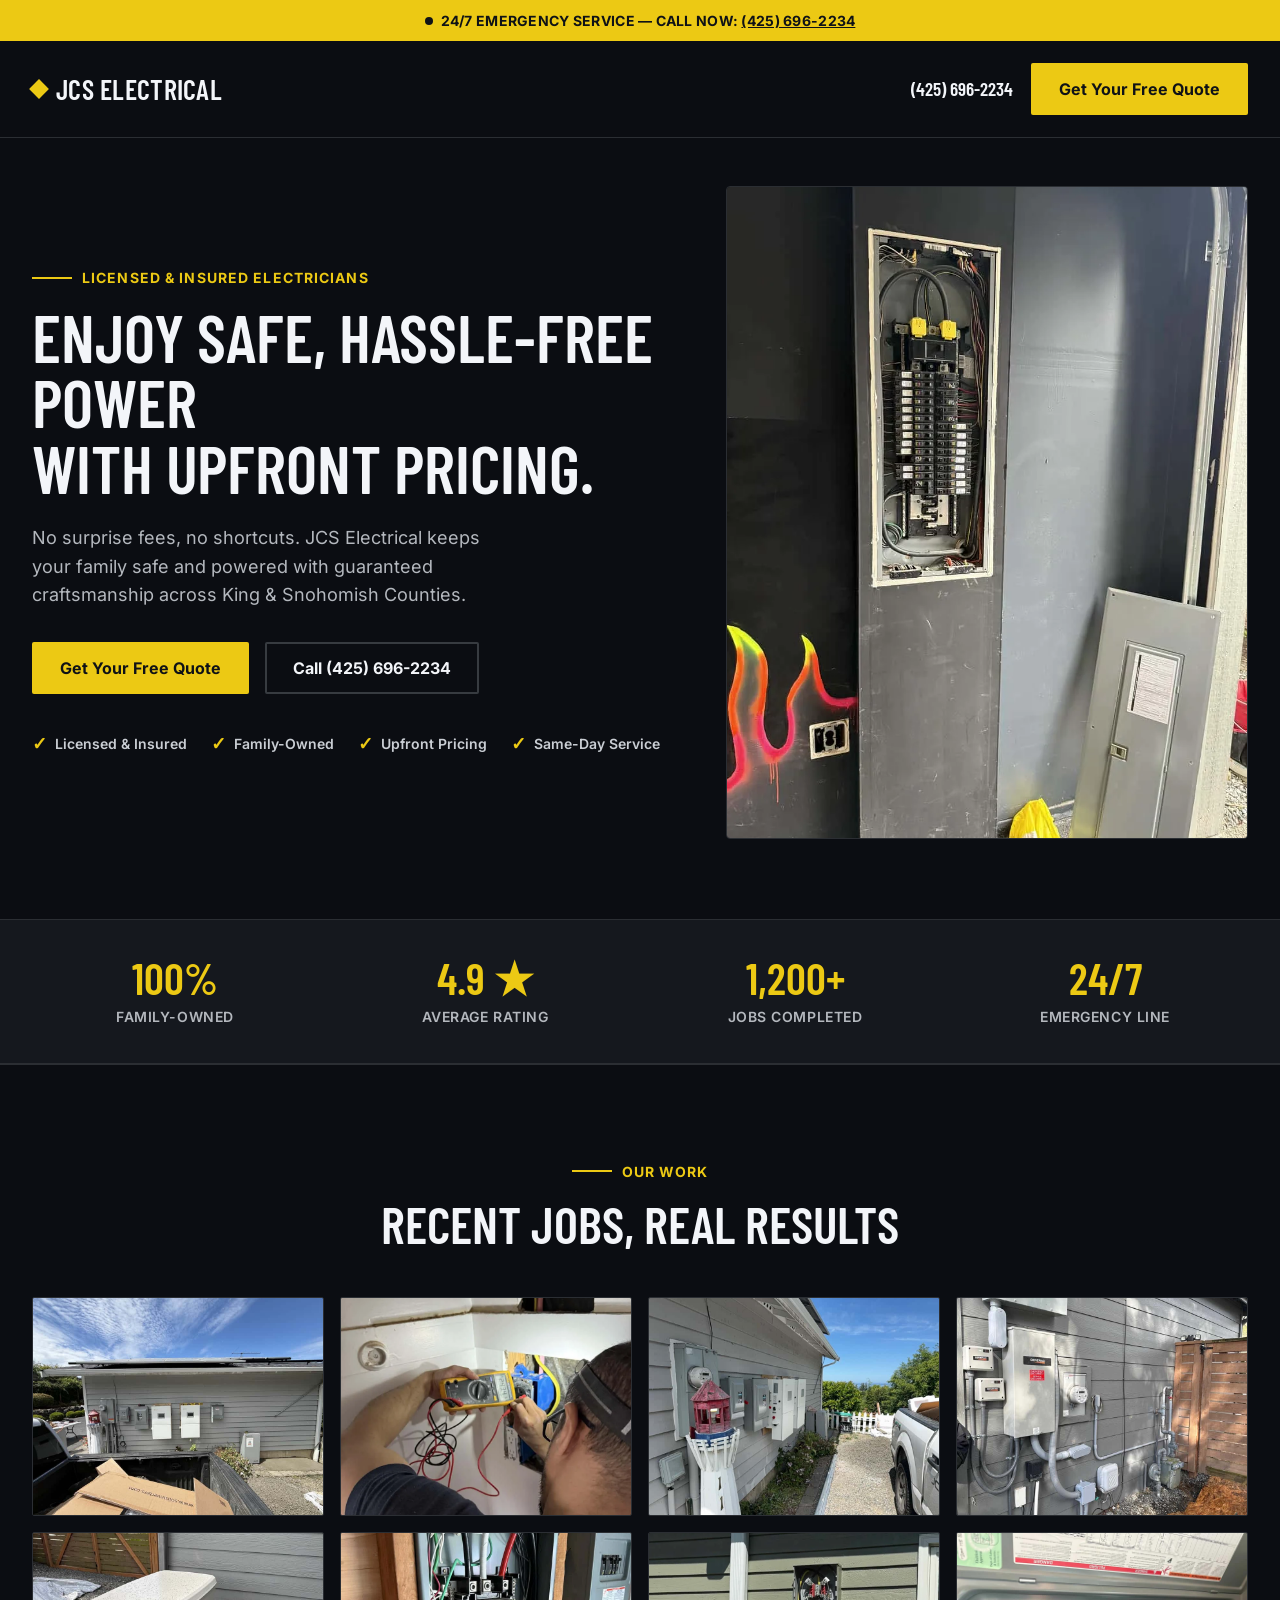
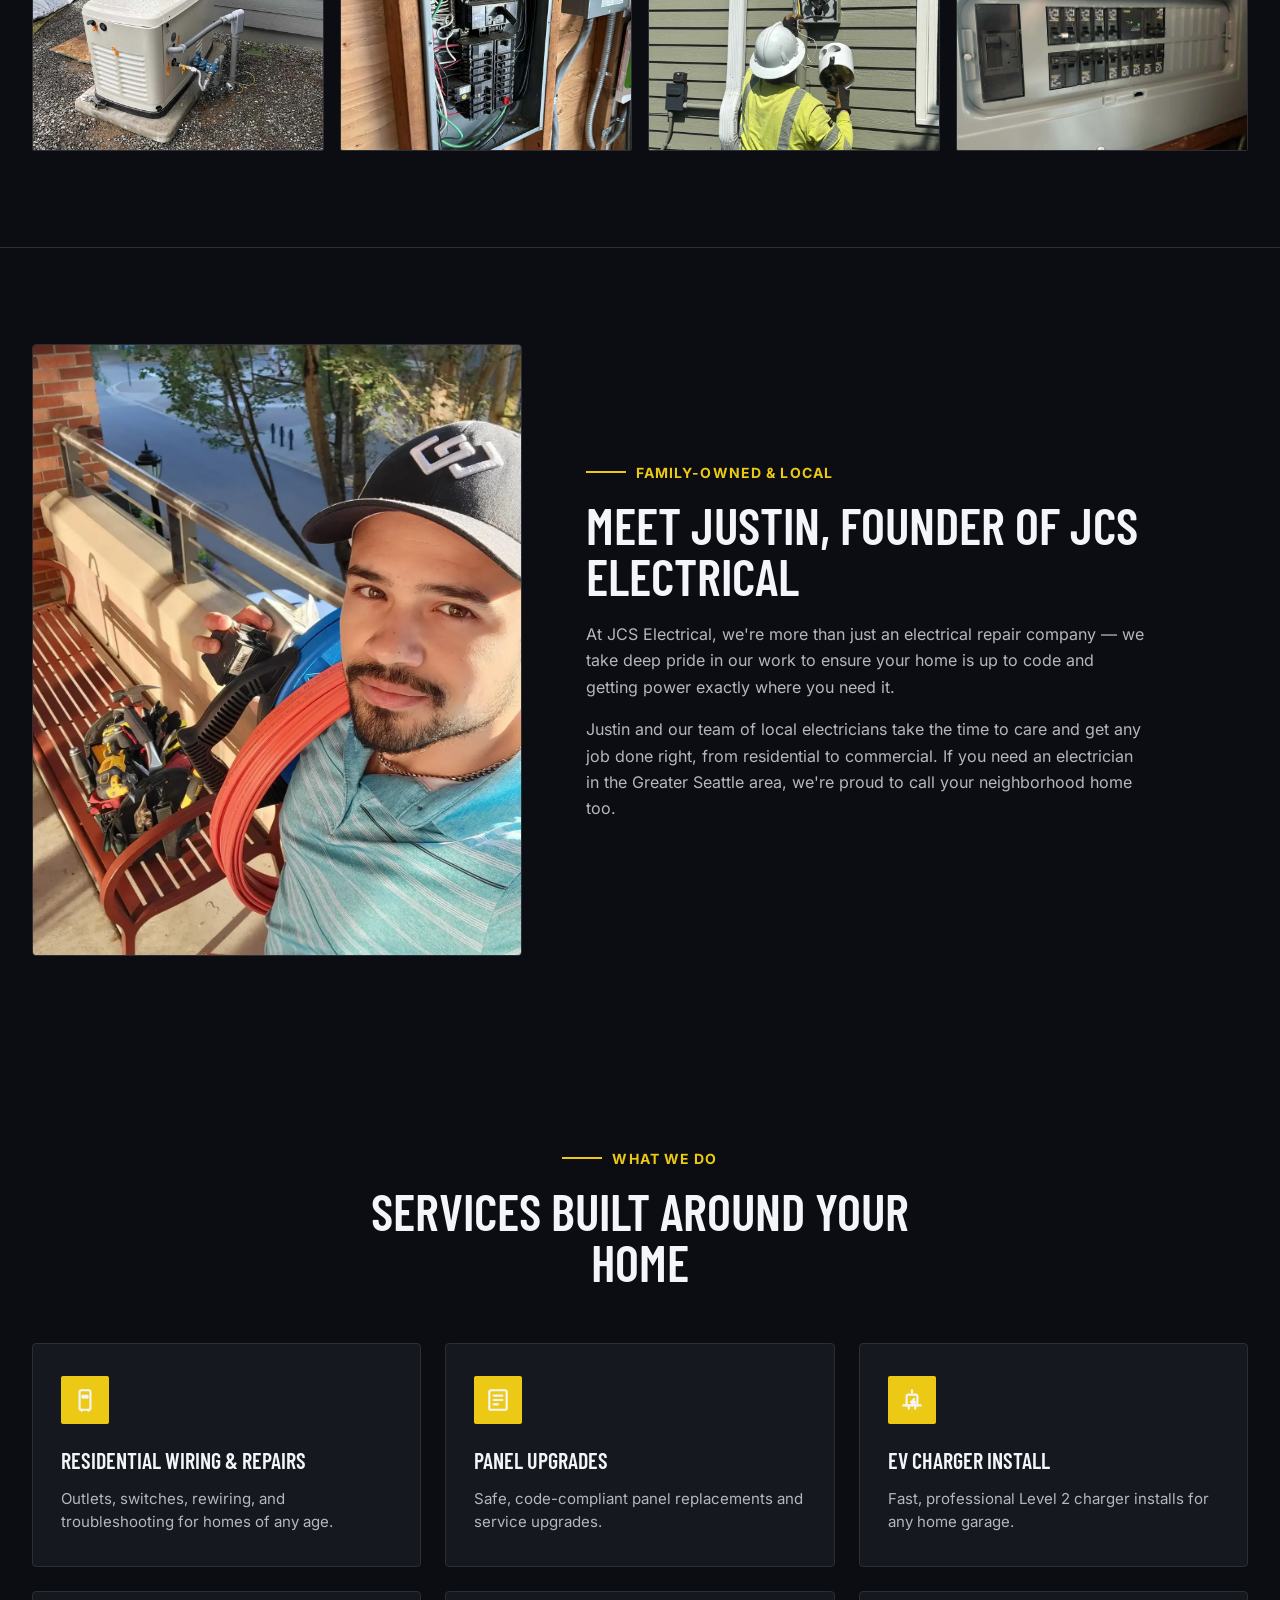
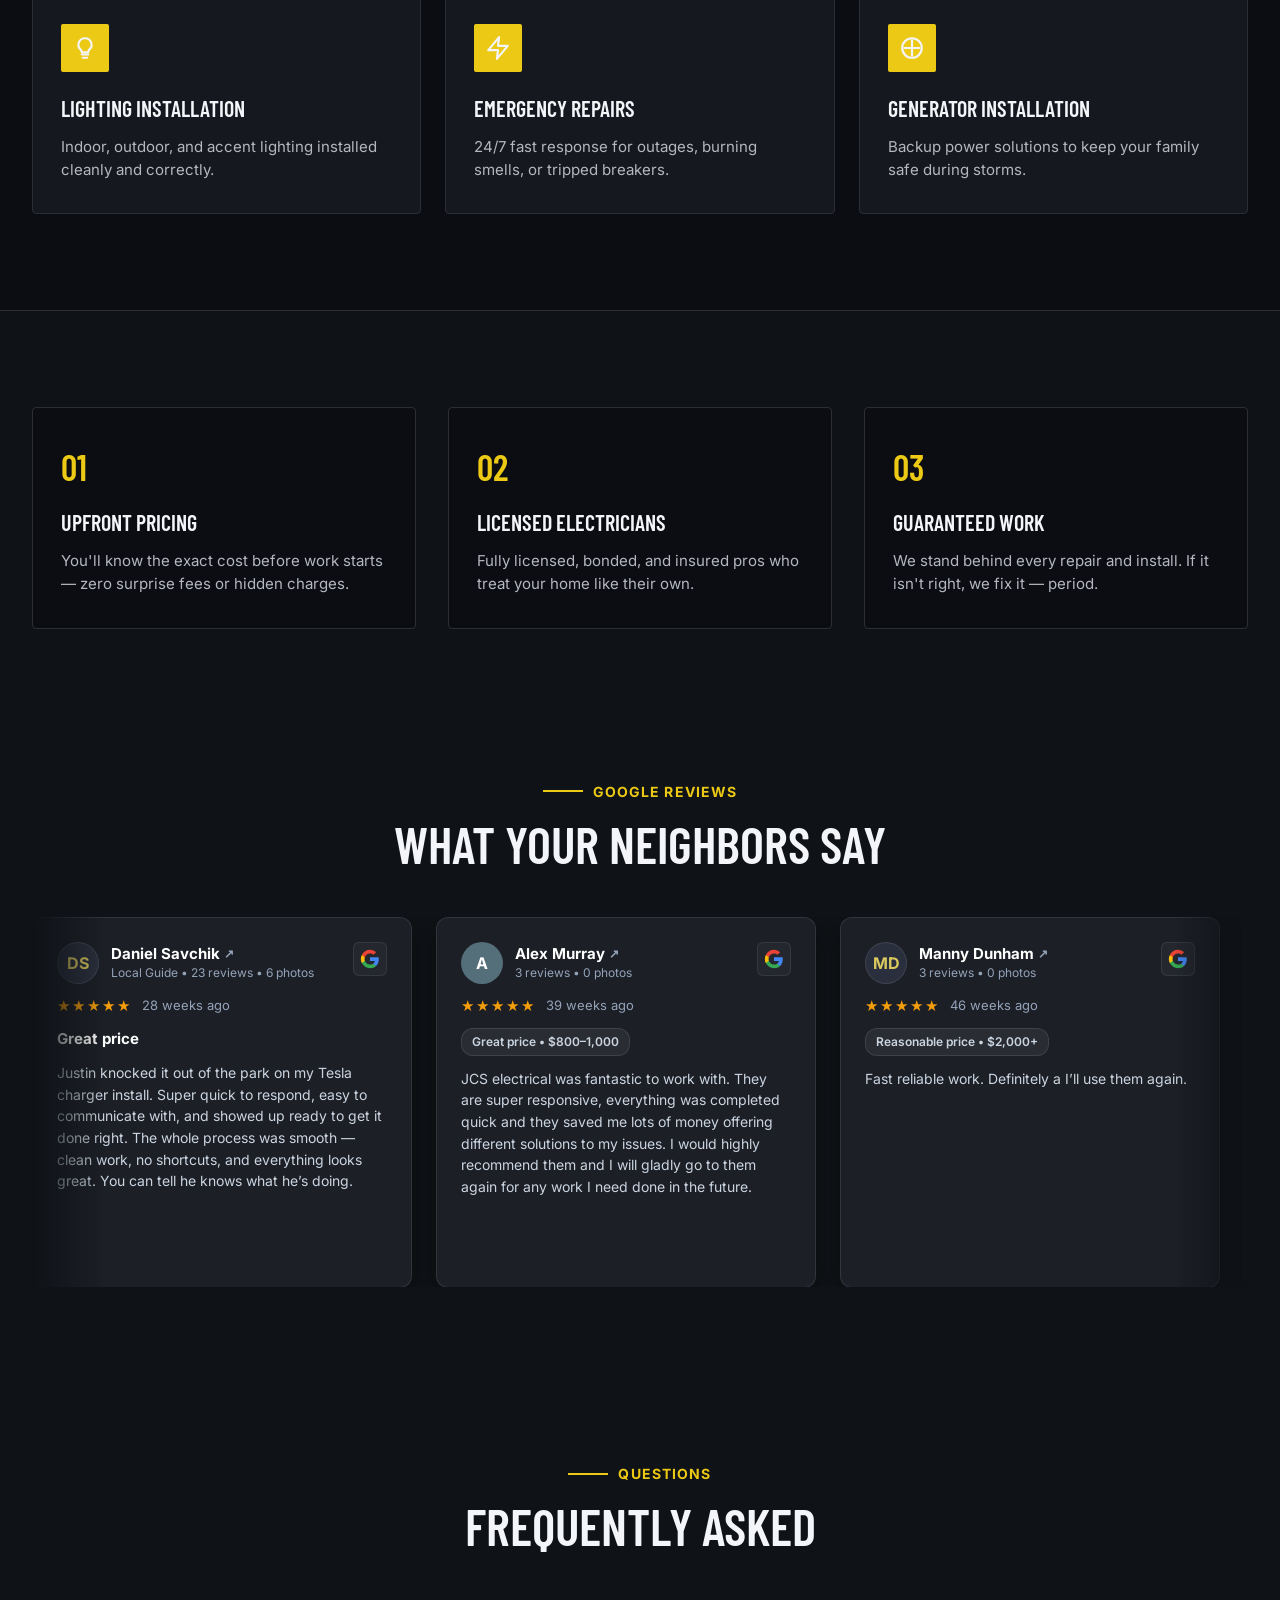
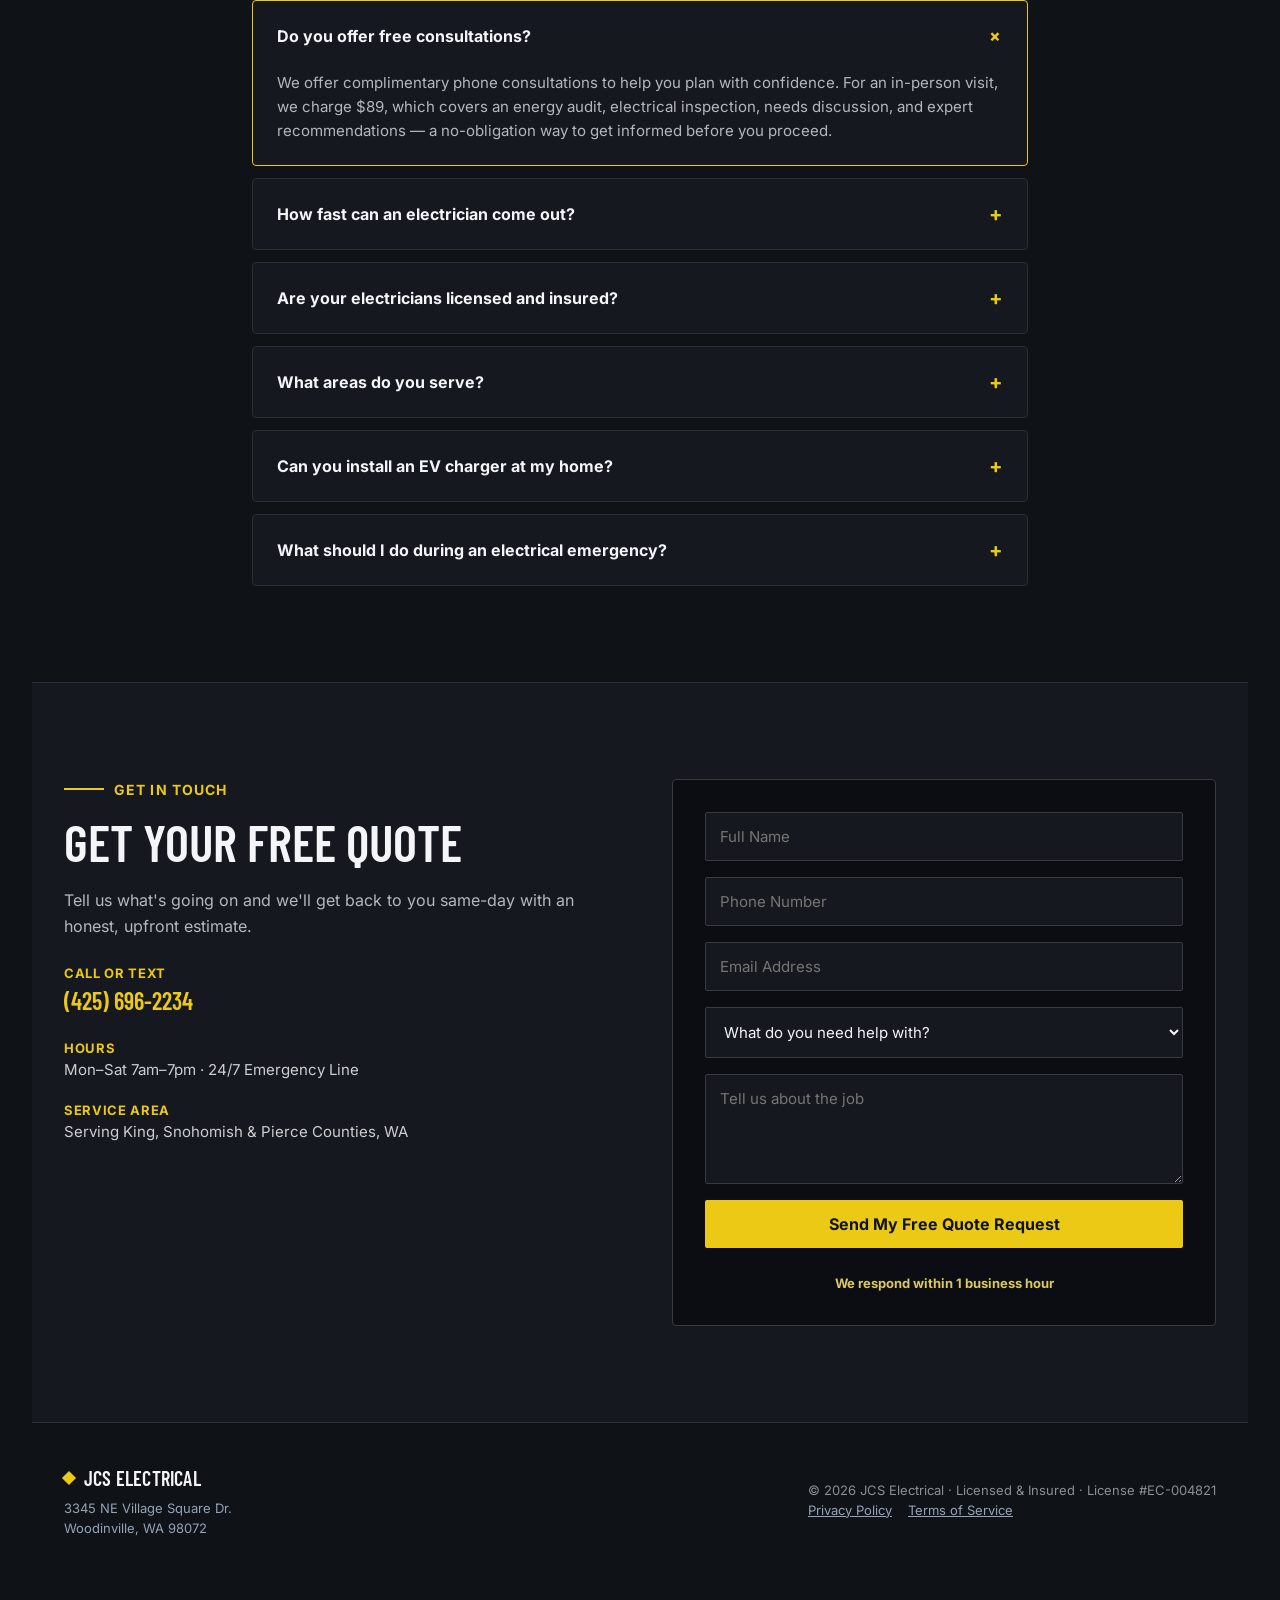
<file: index.html>
<!DOCTYPE html>
<html lang="en">
<head>
  <!-- Google Tag Manager -->
<script>(function(w,d,s,l,i){w[l]=w[l]||[];w[l].push({'gtm.start':
new Date().getTime(),event:'gtm.js'});var f=d.getElementsByTagName(s)[0],
j=d.createElement(s),dl=l!='dataLayer'?'&l='+l:'';j.async=true;j.src=
'https://www.googletagmanager.com/gtm.js?id='+i+dl;f.parentNode.insertBefore(j,f);
})(window,document,'script','dataLayer','GTM-WF25S3V5');</script>
<!-- End Google Tag Manager -->
  <meta charset="utf-8">
  <meta name="viewport" content="width=device-width, initial-scale=1.0">
  <title>JCS Electrical | Licensed & Insured Electricians in Seattle, WA</title>
  <meta name="description" content="JCS Electrical is a family-owned electrical company keeping local homes safe and powered in King, Snohomish & Pierce Counties. Upfront pricing, same-day service & 24/7 emergency repairs.">
  <link rel="stylesheet" href="/css/styles.css?v=2">
  <link rel="stylesheet" href="css/styles.css?v=2">
  <style>
    /* Critical Reviews Slider Layout & Full Component Fallbacks */
    .reviews-section {
      padding-top: 80px;
      padding-bottom: 80px;
      overflow: hidden;
      position: relative;
    }
    .reviews-slider-wrapper {
      width: 100%;
      overflow: hidden;
      position: relative;
      margin-top: 40px;
      mask-image: linear-gradient(to right, transparent 0%, black 6%, black 94%, transparent 100%);
      -webkit-mask-image: linear-gradient(to right, transparent 0%, black 6%, black 94%, transparent 100%);
    }
    .reviews-slider-track {
      display: flex !important;
      flex-direction: row !important;
      flex-wrap: nowrap !important;
      gap: 24px !important;
      width: max-content !important;
      min-width: max-content !important;
      animation: infiniteScroll 55s linear infinite !important;
      animation-play-state: running !important;
      will-change: transform;
    }
    .reviews-slider-track:hover,
    .reviews-slider-track *:hover {
      animation-play-state: running !important;
    }
    @keyframes infiniteScroll {
      0% { transform: translateX(0); }
      100% { transform: translateX(-50%); }
    }
    .google-review-card {
      width: 380px !important;
      min-width: 380px !important;
      max-width: 380px !important;
      flex-shrink: 0 !important;
      background: #1c1f26 !important;
      border: 1px solid rgba(255, 255, 255, 0.1) !important;
      border-radius: 12px !important;
      padding: 24px !important;
      display: flex !important;
      flex-direction: column !important;
      gap: 12px !important;
      box-shadow: 0 8px 24px rgba(0, 0, 0, 0.3) !important;
      text-align: left !important;
      box-sizing: border-box !important;
    }
    .gr-header {
      display: flex !important;
      align-items: flex-start !important;
      justify-content: space-between !important;
      gap: 12px !important;
      width: 100% !important;
    }
    .gr-author-info {
      display: flex !important;
      align-items: center !important;
      gap: 12px !important;
    }
    .gr-avatar {
      width: 42px !important;
      height: 42px !important;
      border-radius: 50% !important;
      display: flex !important;
      align-items: center !important;
      justify-content: center !important;
      font-weight: 700 !important;
      font-size: 16px !important;
      color: #ffffff !important;
      flex-shrink: 0 !important;
    }
    .gr-avatar-dark { background: #2a2f3d !important; color: #d9c95e !important; border: 1px solid rgba(255, 255, 255, 0.1) !important; }
    .gr-avatar-slate { background: #546e7a !important; color: #ffffff !important; }
    .gr-avatar-blue { background: #0288d1 !important; color: #ffffff !important; }
    .gr-avatar-green { background: #2e7d32 !important; color: #ffffff !important; }
    .gr-avatar-purple { background: #7b1fa2 !important; color: #ffffff !important; }
    .gr-avatar-magenta { background: #c2185b !important; color: #ffffff !important; }
    .gr-avatar-teal { background: #00796b !important; color: #ffffff !important; }

    .gr-author-name {
      font-weight: 700 !important;
      font-size: 15px !important;
      color: #ffffff !important;
      display: flex !important;
      align-items: center !important;
      gap: 4px !important;
      margin: 0 !important;
      line-height: 1.2 !important;
    }
    .gr-ext-icon {
      font-size: 12px !important;
      color: #94a3b8 !important;
      display: inline-block !important;
    }
    .gr-author-subtext {
      font-size: 12px !important;
      color: #94a3b8 !important;
      margin-top: 2px !important;
      line-height: 1.3 !important;
    }
    .gr-google-logo {
      display: flex !important;
      align-items: center !important;
      justify-content: center !important;
      padding: 6px !important;
      background: rgba(255, 255, 255, 0.04) !important;
      border: 1px solid rgba(255, 255, 255, 0.08) !important;
      border-radius: 6px !important;
      flex-shrink: 0 !important;
    }
    .gr-rating-row {
      display: flex !important;
      align-items: center !important;
      gap: 10px !important;
    }
    .gr-stars {
      color: #f59e0b !important;
      font-size: 15px !important;
      letter-spacing: 2px !important;
      line-height: 1 !important;
    }
    .gr-time {
      font-size: 13px !important;
      color: #94a3b8 !important;
    }
    .gr-review-title {
      font-weight: 700 !important;
      font-size: 15px !important;
      color: #ffffff !important;
      margin: 0 !important;
    }
    .gr-tag-pill {
      display: inline-block !important;
      font-size: 12px !important;
      font-weight: 600 !important;
      color: #cbd5e1 !important;
      background: rgba(255, 255, 255, 0.06) !important;
      border: 1px solid rgba(255, 255, 255, 0.1) !important;
      border-radius: 12px !important;
      padding: 4px 10px !important;
      align-self: flex-start !important;
    }
    .gr-review-text {
      font-size: 14px !important;
      line-height: 1.55 !important;
      color: #cbd5e1 !important;
      margin: 0 !important;
    }
  </style>
</head>
<body>
  <!-- Google Tag Manager (noscript) -->
<noscript><iframe src="https://www.googletagmanager.com/ns.html?id=GTM-WF25S3V5"
height="0" width="0" style="display:none;visibility:hidden"></iframe></noscript>
<!-- End Google Tag Manager (noscript) -->

  <!-- 1. EMERGENCY TOP BANNER -->
  <div class="emergency-banner">
    <span class="emergency-dot"></span>
    <span>24/7 EMERGENCY SERVICE — CALL NOW: <a href="tel:4256962234" style="color:inherit; text-decoration:underline;">(425) 696-2234</a></span>
  </div>

  <!-- 2. SITE HEADER & NAVIGATION -->
  <header class="site-header">
    <div class="container header-container">
      <a href="#" class="logo">
        <span class="logo-icon"></span>
        JCS ELECTRICAL
      </a>

      <!-- Header Actions -->
      <div class="header-actions">
        <a href="tel:4256962234" class="phone-link">(425) 696-2234</a>
        <a href="#contact" class="btn-primary">Get Your Free Quote</a>
      </div>
    </div>
  </header>

  <!-- 3. HERO SECTION -->
  <section id="hero" class="hero-section container">
    <div>
      <div class="heading-tag">
        <div class="heading-tag-line"></div>
        <span class="heading-tag-text">Licensed &amp; Insured Electricians</span>
      </div>
      <h1 class="hero-headline">
        Enjoy Safe, Hassle-Free Power<br>With Upfront Pricing.
      </h1>
      <p class="hero-description">
        No surprise fees, no shortcuts. JCS Electrical keeps your family safe and powered with guaranteed craftsmanship across King &amp; Snohomish Counties.
      </p>
      <div class="hero-cta-group">
        <a href="#contact" class="btn-primary">Get Your Free Quote</a>
        <a href="tel:4256962234" class="btn-secondary">Call (425) 696-2234</a>
      </div>
      <div class="trust-badges-inline">
        <div class="badge-item"><span class="badge-check">✓</span> Licensed &amp; Insured</div>
        <div class="badge-item"><span class="badge-check">✓</span> Family-Owned</div>
        <div class="badge-item"><span class="badge-check">✓</span> Upfront Pricing</div>
        <div class="badge-item"><span class="badge-check">✓</span> Same-Day Service</div>
      </div>
    </div>
    <div class="hero-image-wrapper">
      <img src="assets/images/img_2.webp" alt="JCS Electrical professional electrician on job site" loading="eager">
    </div>
  </section>

  <!-- 4. STATS BAR -->
  <section class="stats-section">
    <div class="container stats-grid">
      <div>
        <div class="stat-value">100%</div>
        <div class="stat-label">Family-Owned</div>
      </div>
      <div>
        <div class="stat-value">4.9 ★</div>
        <div class="stat-label">Average Rating</div>
      </div>
      <div>
        <div class="stat-value">1,200+</div>
        <div class="stat-label">Jobs Completed</div>
      </div>
      <div>
        <div class="stat-value">24/7</div>
        <div class="stat-label">Emergency Line</div>
      </div>
    </div>
  </section>

  <!-- 4.5 OUR WORK / RECENT JOBS GALLERY SECTION -->
  <section id="work" class="gallery-section">
    <div class="container">
      <div class="gallery-header">
        <div class="heading-tag" style="justify-content: center;">
          <div class="heading-tag-line"></div>
          <span class="heading-tag-text">Our Work</span>
        </div>
        <h2 class="section-title">Recent jobs, real results</h2>
      </div>

      <div class="gallery-grid">
        <div class="gallery-item">
          <img src="assets/gallery/gallery-1.jpg" alt="JCS Electrical Service Panel Installation" loading="lazy">
        </div>
        <div class="gallery-item">
          <img src="assets/gallery/gallery-2.webp" alt="JCS Electrical Wiring &amp; Outlet Testing" loading="lazy">
        </div>
        <div class="gallery-item">
          <img src="assets/gallery/gallery-3.jpg" alt="JCS Electrical Exterior Meter &amp; Panel Upgrade" loading="lazy">
        </div>
        <div class="gallery-item">
          <img src="assets/gallery/gallery-4.jpg" alt="JCS Electrical Home Electrical Panel &amp; Disconnect" loading="lazy">
        </div>
        <div class="gallery-item">
          <img src="assets/gallery/gallery-5.jpg" alt="JCS Electrical Backup Generator Installation" loading="lazy">
        </div>
        <div class="gallery-item">
          <img src="assets/gallery/gallery-6.webp" alt="JCS Electrical Breaker Box Wiring Upgrade" loading="lazy">
        </div>
        <div class="gallery-item">
          <img src="assets/gallery/gallery-7.webp" alt="JCS Electrician Installing Exterior Electrical Box" loading="lazy">
        </div>
        <div class="gallery-item">
          <img src="assets/gallery/gallery-8.jpg" alt="JCS Electrical Upgraded Main Circuit Breaker Panel" loading="lazy">
        </div>
      </div>
    </div>
  </section>

  <!-- 5. ABOUT / FOUNDER SECTION -->
  <section id="about" class="container about-section">
    <div class="about-image-wrapper">
      <img src="assets/images/img_1.webp" alt="Justin, Founder of JCS Electrical" loading="lazy">
    </div>
    <div>
      <div class="heading-tag">
        <div class="heading-tag-line"></div>
        <span class="heading-tag-text">Family-Owned &amp; Local</span>
      </div>
      <h2 class="section-title" style="margin-bottom: 20px;">Meet Justin, Founder of JCS Electrical</h2>
      <p class="about-paragraph">
        At JCS Electrical, we're more than just an electrical repair company — we take deep pride in our work to ensure your home is up to code and getting power exactly where you need it.
      </p>
      <p class="about-paragraph">
        Justin and our team of local electricians take the time to care and get any job done right, from residential to commercial. If you need an electrician in the Greater Seattle area, we're proud to call your neighborhood home too.
      </p>
    </div>
  </section>

  <!-- 6. SERVICES SECTION -->
  <section id="services" class="container services-section">
    <div class="services-header">
      <div class="heading-tag" style="justify-content: center;">
        <div class="heading-tag-line"></div>
        <span class="heading-tag-text">What We Do</span>
      </div>
      <h2 class="section-title">Services built around your home</h2>
    </div>

    <div class="services-grid">
      <!-- Service 1 -->
      <div class="service-card">
        <div class="service-icon">
          <svg width="26" height="26" viewBox="0 0 24 24" fill="none" stroke="currentColor" stroke-width="2" stroke-linecap="round" stroke-linejoin="round"><rect x="7" y="3" width="10" height="18" rx="1.5"></rect><circle cx="10.5" cy="9" r="1"></circle><circle cx="13.5" cy="9" r="1"></circle><path d="M9 21v1M15 21v1"></path></svg>
        </div>
        <h3 class="service-title">Residential Wiring &amp; Repairs</h3>
        <p class="service-desc">Outlets, switches, rewiring, and troubleshooting for homes of any age.</p>
      </div>

      <!-- Service 2 -->
      <div class="service-card">
        <div class="service-icon">
          <svg width="26" height="26" viewBox="0 0 24 24" fill="none" stroke="currentColor" stroke-width="2" stroke-linecap="round" stroke-linejoin="round"><rect x="4" y="3" width="16" height="18" rx="1.5"></rect><line x1="8" y1="8" x2="16" y2="8"></line><line x1="8" y1="12" x2="16" y2="12"></line><line x1="8" y1="16" x2="12" y2="16"></line></svg>
        </div>
        <h3 class="service-title">Panel Upgrades</h3>
        <p class="service-desc">Safe, code-compliant panel replacements and service upgrades.</p>
      </div>

      <!-- Service 3 -->
      <div class="service-card">
        <div class="service-icon">
          <svg width="26" height="26" viewBox="0 0 24 24" fill="none" stroke="currentColor" stroke-width="2" stroke-linecap="round" stroke-linejoin="round"><path d="M7 17V9a2 2 0 0 1 2-2h6a2 2 0 0 1 2 2v8"></path><path d="M4 17h16"></path><path d="M9 17v3M15 17v3"></path><path d="M12 5V3"></path><path d="M14 11l-3 3h2l-1 3 3-3h-2z"></path></svg>
        </div>
        <h3 class="service-title">EV Charger Install</h3>
        <p class="service-desc">Fast, professional Level 2 charger installs for any home garage.</p>
      </div>

      <!-- Service 4 -->
      <div class="service-card">
        <div class="service-icon">
          <svg width="26" height="26" viewBox="0 0 24 24" fill="none" stroke="currentColor" stroke-width="2" stroke-linecap="round" stroke-linejoin="round"><path d="M9 18h6"></path><path d="M10 21h4"></path><path d="M12 3a6 6 0 0 0-4 10.5c.6.6 1 1.5 1 2.5h6c0-1 .4-1.9 1-2.5A6 6 0 0 0 12 3Z"></path></svg>
        </div>
        <h3 class="service-title">Lighting Installation</h3>
        <p class="service-desc">Indoor, outdoor, and accent lighting installed cleanly and correctly.</p>
      </div>

      <!-- Service 5 -->
      <div class="service-card">
        <div class="service-icon">
          <svg width="26" height="26" viewBox="0 0 24 24" fill="none" stroke="currentColor" stroke-width="2" stroke-linecap="round" stroke-linejoin="round"><path d="M13 2L3 14h9l-1 8 10-12h-9l1-8z"></path></svg>
        </div>
        <h3 class="service-title">Emergency Repairs</h3>
        <p class="service-desc">24/7 fast response for outages, burning smells, or tripped breakers.</p>
      </div>

      <!-- Service 6 -->
      <div class="service-card">
        <div class="service-icon">
          <svg width="26" height="26" viewBox="0 0 24 24" fill="none" stroke="currentColor" stroke-width="2" stroke-linecap="round" stroke-linejoin="round"><path d="M5 12h14"></path><path d="M12 5v14"></path><circle cx="12" cy="12" r="9"></circle></svg>
        </div>
        <h3 class="service-title">Generator Installation</h3>
        <p class="service-desc">Backup power solutions to keep your family safe during storms.</p>
      </div>
    </div>
  </section>

  <!-- 7. WHY CHOOSE US & REVIEWS SECTION -->
  <section id="reviews" class="why-section">
    <div class="container">
      
      <!-- Why Choose Us Grid -->
      <div class="why-grid">
        <div class="why-card">
          <div class="why-number">01</div>
          <h3 class="why-title">Upfront Pricing</h3>
          <p class="why-desc">You'll know the exact cost before work starts — zero surprise fees or hidden charges.</p>
        </div>
        <div class="why-card">
          <div class="why-number">02</div>
          <h3 class="why-title">Licensed Electricians</h3>
          <p class="why-desc">Fully licensed, bonded, and insured pros who treat your home like their own.</p>
        </div>
        <div class="why-card">
          <div class="why-number">03</div>
          <h3 class="why-title">Guaranteed Work</h3>
          <p class="why-desc">We stand behind every repair and install. If it isn't right, we fix it — period.</p>
        </div>
      </div>

  <!-- 7. REVIEWS SECTION (INFINITE SCROLLING GOOGLE REVIEWS SLIDER) -->
  <section id="reviews" class="reviews-section">
    <div class="container">
      <div class="reviews-header" style="text-align: center;">
        <div class="heading-tag" style="justify-content: center;">
          <div class="heading-tag-line"></div>
          <span class="heading-tag-text">GOOGLE REVIEWS</span>
        </div>
        <h2 class="section-title">What your neighbors say</h2>
      </div>
    </div>

    <div class="reviews-slider-wrapper">
      <div class="reviews-slider-track">
        <!-- FIRST SET OF 10 GOOGLE REVIEWS -->
        <div class="google-review-card">
          <div class="gr-header">
            <div class="gr-author-info">
              <div class="gr-avatar gr-avatar-dark">DS</div>
              <div>
                <div class="gr-author-name">Daniel Savchik <span class="gr-ext-icon">↗</span></div>
                <div class="gr-author-subtext">Local Guide • 23 reviews • 6 photos</div>
              </div>
            </div>
            <div class="gr-google-logo" aria-label="Google Review">
              <svg width="20" height="20" viewBox="0 0 24 24">
                <path fill="#4285F4" d="M22.56 12.25c0-.78-.07-1.53-.2-2.25H12v4.26h5.92c-.26 1.37-1.04 2.53-2.21 3.31v2.77h3.57c2.08-1.92 3.28-4.74 3.28-8.09z"/>
                <path fill="#34A853" d="M12 23c2.97 0 5.46-.98 7.28-2.66l-3.57-2.77c-.98.66-2.23 1.06-3.71 1.06-2.86 0-5.29-1.93-6.16-4.53H2.18v2.84C3.99 20.53 7.7 23 12 23z"/>
                <path fill="#FBBC05" d="M5.84 14.09c-.22-.66-.35-1.36-.35-2.09s.13-1.43.35-2.09V7.06H2.18C1.43 8.55 1 10.22 1 12s.43 3.45 1.18 4.94l2.85-2.22.81-.63z"/>
                <path fill="#EA4335" d="M12 5.38c1.62 0 3.06.56 4.21 1.64l3.15-3.15C17.45 2.09 14.97 1 12 1 7.7 1 3.99 3.47 2.18 7.06l3.66 2.84c.87-2.6 3.3-4.52 6.16-4.52z"/>
              </svg>
            </div>
          </div>
          <div class="gr-rating-row">
            <div class="gr-stars">★★★★★</div>
            <span class="gr-time">28 weeks ago</span>
          </div>
          <div class="gr-review-title">Great price</div>
          <p class="gr-review-text">Justin knocked it out of the park on my Tesla charger install. Super quick to respond, easy to communicate with, and showed up ready to get it done right. The whole process was smooth — clean work, no shortcuts, and everything looks great. You can tell he knows what he’s doing.</p>
        </div>

        <div class="google-review-card">
          <div class="gr-header">
            <div class="gr-author-info">
              <div class="gr-avatar gr-avatar-slate">A</div>
              <div>
                <div class="gr-author-name">Alex Murray <span class="gr-ext-icon">↗</span></div>
                <div class="gr-author-subtext">3 reviews • 0 photos</div>
              </div>
            </div>
            <div class="gr-google-logo" aria-label="Google Review">
              <svg width="20" height="20" viewBox="0 0 24 24">
                <path fill="#4285F4" d="M22.56 12.25c0-.78-.07-1.53-.2-2.25H12v4.26h5.92c-.26 1.37-1.04 2.53-2.21 3.31v2.77h3.57c2.08-1.92 3.28-4.74 3.28-8.09z"/>
                <path fill="#34A853" d="M12 23c2.97 0 5.46-.98 7.28-2.66l-3.57-2.77c-.98.66-2.23 1.06-3.71 1.06-2.86 0-5.29-1.93-6.16-4.53H2.18v2.84C3.99 20.53 7.7 23 12 23z"/>
                <path fill="#FBBC05" d="M5.84 14.09c-.22-.66-.35-1.36-.35-2.09s.13-1.43.35-2.09V7.06H2.18C1.43 8.55 1 10.22 1 12s.43 3.45 1.18 4.94l2.85-2.22.81-.63z"/>
                <path fill="#EA4335" d="M12 5.38c1.62 0 3.06.56 4.21 1.64l3.15-3.15C17.45 2.09 14.97 1 12 1 7.7 1 3.99 3.47 2.18 7.06l3.66 2.84c.87-2.6 3.3-4.52 6.16-4.52z"/>
              </svg>
            </div>
          </div>
          <div class="gr-rating-row">
            <div class="gr-stars">★★★★★</div>
            <span class="gr-time">39 weeks ago</span>
          </div>
          <div class="gr-tag-pill">Great price • $800–1,000</div>
          <p class="gr-review-text">JCS electrical was fantastic to work with. They are super responsive, everything was completed quick and they saved me lots of money offering different solutions to my issues. I would highly recommend them and I will gladly go to them again for any work I need done in the future.</p>
        </div>

        <div class="google-review-card">
          <div class="gr-header">
            <div class="gr-author-info">
              <div class="gr-avatar gr-avatar-dark">MD</div>
              <div>
                <div class="gr-author-name">Manny Dunham <span class="gr-ext-icon">↗</span></div>
                <div class="gr-author-subtext">3 reviews • 0 photos</div>
              </div>
            </div>
            <div class="gr-google-logo" aria-label="Google Review">
              <svg width="20" height="20" viewBox="0 0 24 24">
                <path fill="#4285F4" d="M22.56 12.25c0-.78-.07-1.53-.2-2.25H12v4.26h5.92c-.26 1.37-1.04 2.53-2.21 3.31v2.77h3.57c2.08-1.92 3.28-4.74 3.28-8.09z"/>
                <path fill="#34A853" d="M12 23c2.97 0 5.46-.98 7.28-2.66l-3.57-2.77c-.98.66-2.23 1.06-3.71 1.06-2.86 0-5.29-1.93-6.16-4.53H2.18v2.84C3.99 20.53 7.7 23 12 23z"/>
                <path fill="#FBBC05" d="M5.84 14.09c-.22-.66-.35-1.36-.35-2.09s.13-1.43.35-2.09V7.06H2.18C1.43 8.55 1 10.22 1 12s.43 3.45 1.18 4.94l2.85-2.22.81-.63z"/>
                <path fill="#EA4335" d="M12 5.38c1.62 0 3.06.56 4.21 1.64l3.15-3.15C17.45 2.09 14.97 1 12 1 7.7 1 3.99 3.47 2.18 7.06l3.66 2.84c.87-2.6 3.3-4.52 6.16-4.52z"/>
              </svg>
            </div>
          </div>
          <div class="gr-rating-row">
            <div class="gr-stars">★★★★★</div>
            <span class="gr-time">46 weeks ago</span>
          </div>
          <div class="gr-tag-pill">Reasonable price • $2,000+</div>
          <p class="gr-review-text">Fast reliable work. Definitely a I’ll use them again.</p>
        </div>

        <div class="google-review-card">
          <div class="gr-header">
            <div class="gr-author-info">
              <div class="gr-avatar gr-avatar-blue">L</div>
              <div>
                <div class="gr-author-name">Laura Davis <span class="gr-ext-icon">↗</span></div>
                <div class="gr-author-subtext">5 reviews • 0 photos</div>
              </div>
            </div>
            <div class="gr-google-logo" aria-label="Google Review">
              <svg width="20" height="20" viewBox="0 0 24 24">
                <path fill="#4285F4" d="M22.56 12.25c0-.78-.07-1.53-.2-2.25H12v4.26h5.92c-.26 1.37-1.04 2.53-2.21 3.31v2.77h3.57c2.08-1.92 3.28-4.74 3.28-8.09z"/>
                <path fill="#34A853" d="M12 23c2.97 0 5.46-.98 7.28-2.66l-3.57-2.77c-.98.66-2.23 1.06-3.71 1.06-2.86 0-5.29-1.93-6.16-4.53H2.18v2.84C3.99 20.53 7.7 23 12 23z"/>
                <path fill="#FBBC05" d="M5.84 14.09c-.22-.66-.35-1.36-.35-2.09s.13-1.43.35-2.09V7.06H2.18C1.43 8.55 1 10.22 1 12s.43 3.45 1.18 4.94l2.85-2.22.81-.63z"/>
                <path fill="#EA4335" d="M12 5.38c1.62 0 3.06.56 4.21 1.64l3.15-3.15C17.45 2.09 14.97 1 12 1 7.7 1 3.99 3.47 2.18 7.06l3.66 2.84c.87-2.6 3.3-4.52 6.16-4.52z"/>
              </svg>
            </div>
          </div>
          <div class="gr-rating-row">
            <div class="gr-stars">★★★★★</div>
            <span class="gr-time">49 weeks ago</span>
          </div>
          <p class="gr-review-text">Khalid and Malachi were awesome, professional and did a great job repairing my electrical issue !</p>
        </div>

        <div class="google-review-card">
          <div class="gr-header">
            <div class="gr-author-info">
              <div class="gr-avatar gr-avatar-green">E</div>
              <div>
                <div class="gr-author-name">Eddie Sanchez <span class="gr-ext-icon">↗</span></div>
                <div class="gr-author-subtext">3 reviews • 6 photos</div>
              </div>
            </div>
            <div class="gr-google-logo" aria-label="Google Review">
              <svg width="20" height="20" viewBox="0 0 24 24">
                <path fill="#4285F4" d="M22.56 12.25c0-.78-.07-1.53-.2-2.25H12v4.26h5.92c-.26 1.37-1.04 2.53-2.21 3.31v2.77h3.57c2.08-1.92 3.28-4.74 3.28-8.09z"/>
                <path fill="#34A853" d="M12 23c2.97 0 5.46-.98 7.28-2.66l-3.57-2.77c-.98.66-2.23 1.06-3.71 1.06-2.86 0-5.29-1.93-6.16-4.53H2.18v2.84C3.99 20.53 7.7 23 12 23z"/>
                <path fill="#FBBC05" d="M5.84 14.09c-.22-.66-.35-1.36-.35-2.09s.13-1.43.35-2.09V7.06H2.18C1.43 8.55 1 10.22 1 12s.43 3.45 1.18 4.94l2.85-2.22.81-.63z"/>
                <path fill="#EA4335" d="M12 5.38c1.62 0 3.06.56 4.21 1.64l3.15-3.15C17.45 2.09 14.97 1 12 1 7.7 1 3.99 3.47 2.18 7.06l3.66 2.84c.87-2.6 3.3-4.52 6.16-4.52z"/>
              </svg>
            </div>
          </div>
          <div class="gr-rating-row">
            <div class="gr-stars">★★★★★</div>
            <span class="gr-time">Jul 13, 2025</span>
          </div>
          <p class="gr-review-text">I’ve worked with JCS Electric since the early days, and the quality of their work has remained solid across every project. They’re dependable, efficient, and consistently deliver clean, professional electrical installations that meet code and hold up over time.</p>
        </div>

        <div class="google-review-card">
          <div class="gr-header">
            <div class="gr-author-info">
              <div class="gr-avatar gr-avatar-dark">AJ</div>
              <div>
                <div class="gr-author-name">ashish jain <span class="gr-ext-icon">↗</span></div>
                <div class="gr-author-subtext">Local Guide • 20 reviews • 0 photos</div>
              </div>
            </div>
            <div class="gr-google-logo" aria-label="Google Review">
              <svg width="20" height="20" viewBox="0 0 24 24">
                <path fill="#4285F4" d="M22.56 12.25c0-.78-.07-1.53-.2-2.25H12v4.26h5.92c-.26 1.37-1.04 2.53-2.21 3.31v2.77h3.57c2.08-1.92 3.28-4.74 3.28-8.09z"/>
                <path fill="#34A853" d="M12 23c2.97 0 5.46-.98 7.28-2.66l-3.57-2.77c-.98.66-2.23 1.06-3.71 1.06-2.86 0-5.29-1.93-6.16-4.53H2.18v2.84C3.99 20.53 7.7 23 12 23z"/>
                <path fill="#FBBC05" d="M5.84 14.09c-.22-.66-.35-1.36-.35-2.09s.13-1.43.35-2.09V7.06H2.18C1.43 8.55 1 10.22 1 12s.43 3.45 1.18 4.94l2.85-2.22.81-.63z"/>
                <path fill="#EA4335" d="M12 5.38c1.62 0 3.06.56 4.21 1.64l3.15-3.15C17.45 2.09 14.97 1 12 1 7.7 1 3.99 3.47 2.18 7.06l3.66 2.84c.87-2.6 3.3-4.52 6.16-4.52z"/>
              </svg>
            </div>
          </div>
          <div class="gr-rating-row">
            <div class="gr-stars">★★★★★</div>
            <span class="gr-time">Jun 6, 2025</span>
          </div>
          <div class="gr-tag-pill">Reasonable price</div>
          <p class="gr-review-text">I recently call JCS to fix a switch in one of my bathroom. I was helped by Dustin who was thorough professional. He understood the problem, explained it very clearly and then properly fixed it. Whole process of scheduling, getting someone to help was very smooth. Best part is that JCS have an AI enabled automated system to answer their call which works really well.</p>
        </div>

        <div class="google-review-card">
          <div class="gr-header">
            <div class="gr-author-info">
              <div class="gr-avatar gr-avatar-purple">m</div>
              <div>
                <div class="gr-author-name">mike7great <span class="gr-ext-icon">↗</span></div>
                <div class="gr-author-subtext">5 reviews • 0 photos</div>
              </div>
            </div>
            <div class="gr-google-logo" aria-label="Google Review">
              <svg width="20" height="20" viewBox="0 0 24 24">
                <path fill="#4285F4" d="M22.56 12.25c0-.78-.07-1.53-.2-2.25H12v4.26h5.92c-.26 1.37-1.04 2.53-2.21 3.31v2.77h3.57c2.08-1.92 3.28-4.74 3.28-8.09z"/>
                <path fill="#34A853" d="M12 23c2.97 0 5.46-.98 7.28-2.66l-3.57-2.77c-.98.66-2.23 1.06-3.71 1.06-2.86 0-5.29-1.93-6.16-4.53H2.18v2.84C3.99 20.53 7.7 23 12 23z"/>
                <path fill="#FBBC05" d="M5.84 14.09c-.22-.66-.35-1.36-.35-2.09s.13-1.43.35-2.09V7.06H2.18C1.43 8.55 1 10.22 1 12s.43 3.45 1.18 4.94l2.85-2.22.81-.63z"/>
                <path fill="#EA4335" d="M12 5.38c1.62 0 3.06.56 4.21 1.64l3.15-3.15C17.45 2.09 14.97 1 12 1 7.7 1 3.99 3.47 2.18 7.06l3.66 2.84c.87-2.6 3.3-4.52 6.16-4.52z"/>
              </svg>
            </div>
          </div>
          <div class="gr-rating-row">
            <div class="gr-stars">★★★★★</div>
            <span class="gr-time">Apr 27, 2025</span>
          </div>
          <p class="gr-review-text">They do things neat and are very knowledgeable. They explained all their actions, so I felt confidence in their job of setting up and wiring light fixtures in a bedroom. Would recommend them to a friend.</p>
        </div>

        <div class="google-review-card">
          <div class="gr-header">
            <div class="gr-author-info">
              <div class="gr-avatar gr-avatar-slate">AO</div>
              <div>
                <div class="gr-author-name">Amy O'Neill <span class="gr-ext-icon">↗</span></div>
                <div class="gr-author-subtext">8 reviews • 1 photo</div>
              </div>
            </div>
            <div class="gr-google-logo" aria-label="Google Review">
              <svg width="20" height="20" viewBox="0 0 24 24">
                <path fill="#4285F4" d="M22.56 12.25c0-.78-.07-1.53-.2-2.25H12v4.26h5.92c-.26 1.37-1.04 2.53-2.21 3.31v2.77h3.57c2.08-1.92 3.28-4.74 3.28-8.09z"/>
                <path fill="#34A853" d="M12 23c2.97 0 5.46-.98 7.28-2.66l-3.57-2.77c-.98.66-2.23 1.06-3.71 1.06-2.86 0-5.29-1.93-6.16-4.53H2.18v2.84C3.99 20.53 7.7 23 12 23z"/>
                <path fill="#FBBC05" d="M5.84 14.09c-.22-.66-.35-1.36-.35-2.09s.13-1.43.35-2.09V7.06H2.18C1.43 8.55 1 10.22 1 12s.43 3.45 1.18 4.94l2.85-2.22.81-.63z"/>
                <path fill="#EA4335" d="M12 5.38c1.62 0 3.06.56 4.21 1.64l3.15-3.15C17.45 2.09 14.97 1 12 1 7.7 1 3.99 3.47 2.18 7.06l3.66 2.84c.87-2.6 3.3-4.52 6.16-4.52z"/>
              </svg>
            </div>
          </div>
          <div class="gr-rating-row">
            <div class="gr-stars">★★★★★</div>
            <span class="gr-time">Apr 10, 2025</span>
          </div>
          <p class="gr-review-text">We hired JCS Electrical to install a whole home generator after losing power for a week following the last bomb cyclone. Justin provided a comprehensive report with generator options based on our needs. He was very communicative and professional throughout the entire process and handled all the necessary permits and contractors. I would highly recommend JCS Electrical and plan to hire them again!</p>
        </div>

        <div class="google-review-card">
          <div class="gr-header">
            <div class="gr-author-info">
              <div class="gr-avatar gr-avatar-teal">D</div>
              <div>
                <div class="gr-author-name">Devanshu Singh <span class="gr-ext-icon">↗</span></div>
                <div class="gr-author-subtext">2 reviews • 3 photos</div>
              </div>
            </div>
            <div class="gr-google-logo" aria-label="Google Review">
              <svg width="20" height="20" viewBox="0 0 24 24">
                <path fill="#4285F4" d="M22.56 12.25c0-.78-.07-1.53-.2-2.25H12v4.26h5.92c-.26 1.37-1.04 2.53-2.21 3.31v2.77h3.57c2.08-1.92 3.28-4.74 3.28-8.09z"/>
                <path fill="#34A853" d="M12 23c2.97 0 5.46-.98 7.28-2.66l-3.57-2.77c-.98.66-2.23 1.06-3.71 1.06-2.86 0-5.29-1.93-6.16-4.53H2.18v2.84C3.99 20.53 7.7 23 12 23z"/>
                <path fill="#FBBC05" d="M5.84 14.09c-.22-.66-.35-1.36-.35-2.09s.13-1.43.35-2.09V7.06H2.18C1.43 8.55 1 10.22 1 12s.43 3.45 1.18 4.94l2.85-2.22.81-.63z"/>
                <path fill="#EA4335" d="M12 5.38c1.62 0 3.06.56 4.21 1.64l3.15-3.15C17.45 2.09 14.97 1 12 1 7.7 1 3.99 3.47 2.18 7.06l3.66 2.84c.87-2.6 3.3-4.52 6.16-4.52z"/>
              </svg>
            </div>
          </div>
          <div class="gr-rating-row">
            <div class="gr-stars">★★★★★</div>
            <span class="gr-time">Apr 5, 2025</span>
          </div>
          <p class="gr-review-text">Such a pleasant and professional experience. From now on, JCS electrical will be my go to service for my beloved home. Couldn’t entrust a better team with this responsibility.</p>
        </div>

        <div class="google-review-card">
          <div class="gr-header">
            <div class="gr-author-info">
              <div class="gr-avatar gr-avatar-magenta">C</div>
              <div>
                <div class="gr-author-name">Chris Hopwo <span class="gr-ext-icon">↗</span></div>
                <div class="gr-author-subtext">2 reviews • 0 photos</div>
              </div>
            </div>
            <div class="gr-google-logo" aria-label="Google Review">
              <svg width="20" height="20" viewBox="0 0 24 24">
                <path fill="#4285F4" d="M22.56 12.25c0-.78-.07-1.53-.2-2.25H12v4.26h5.92c-.26 1.37-1.04 2.53-2.21 3.31v2.77h3.57c2.08-1.92 3.28-4.74 3.28-8.09z"/>
                <path fill="#34A853" d="M12 23c2.97 0 5.46-.98 7.28-2.66l-3.57-2.77c-.98.66-2.23 1.06-3.71 1.06-2.86 0-5.29-1.93-6.16-4.53H2.18v2.84C3.99 20.53 7.7 23 12 23z"/>
                <path fill="#FBBC05" d="M5.84 14.09c-.22-.66-.35-1.36-.35-2.09s.13-1.43.35-2.09V7.06H2.18C1.43 8.55 1 10.22 1 12s.43 3.45 1.18 4.94l2.85-2.22.81-.63z"/>
                <path fill="#EA4335" d="M12 5.38c1.62 0 3.06.56 4.21 1.64l3.15-3.15C17.45 2.09 14.97 1 12 1 7.7 1 3.99 3.47 2.18 7.06l3.66 2.84c.87-2.6 3.3-4.52 6.16-4.52z"/>
              </svg>
            </div>
          </div>
          <div class="gr-rating-row">
            <div class="gr-stars">★★★★★</div>
            <span class="gr-time">Mar 20, 2025</span>
          </div>
          <p class="gr-review-text">JCS Electrical was responsive, professional and on time for our appointment. The work was excellent, completed in a timely matter at the price we were quoted. We recommend them for any work you need done.</p>
        </div>

        <!-- SECOND DUPLICATED SET OF 10 FOR SEAMLESS INFINITE LOOP -->
        <div class="google-review-card" aria-hidden="true">
          <div class="gr-header">
            <div class="gr-author-info">
              <div class="gr-avatar gr-avatar-dark">DS</div>
              <div>
                <div class="gr-author-name">Daniel Savchik <span class="gr-ext-icon">↗</span></div>
                <div class="gr-author-subtext">Local Guide • 23 reviews • 6 photos</div>
              </div>
            </div>
            <div class="gr-google-logo">
              <svg width="20" height="20" viewBox="0 0 24 24">
                <path fill="#4285F4" d="M22.56 12.25c0-.78-.07-1.53-.2-2.25H12v4.26h5.92c-.26 1.37-1.04 2.53-2.21 3.31v2.77h3.57c2.08-1.92 3.28-4.74 3.28-8.09z"/>
                <path fill="#34A853" d="M12 23c2.97 0 5.46-.98 7.28-2.66l-3.57-2.77c-.98.66-2.23 1.06-3.71 1.06-2.86 0-5.29-1.93-6.16-4.53H2.18v2.84C3.99 20.53 7.7 23 12 23z"/>
                <path fill="#FBBC05" d="M5.84 14.09c-.22-.66-.35-1.36-.35-2.09s.13-1.43.35-2.09V7.06H2.18C1.43 8.55 1 10.22 1 12s.43 3.45 1.18 4.94l2.85-2.22.81-.63z"/>
                <path fill="#EA4335" d="M12 5.38c1.62 0 3.06.56 4.21 1.64l3.15-3.15C17.45 2.09 14.97 1 12 1 7.7 1 3.99 3.47 2.18 7.06l3.66 2.84c.87-2.6 3.3-4.52 6.16-4.52z"/>
              </svg>
            </div>
          </div>
          <div class="gr-rating-row">
            <div class="gr-stars">★★★★★</div>
            <span class="gr-time">28 weeks ago</span>
          </div>
          <div class="gr-review-title">Great price</div>
          <p class="gr-review-text">Justin knocked it out of the park on my Tesla charger install. Super quick to respond, easy to communicate with, and showed up ready to get it done right. The whole process was smooth — clean work, no shortcuts, and everything looks great. You can tell he knows what he’s doing.</p>
        </div>

        <div class="google-review-card" aria-hidden="true">
          <div class="gr-header">
            <div class="gr-author-info">
              <div class="gr-avatar gr-avatar-slate">A</div>
              <div>
                <div class="gr-author-name">Alex Murray <span class="gr-ext-icon">↗</span></div>
                <div class="gr-author-subtext">3 reviews • 0 photos</div>
              </div>
            </div>
            <div class="gr-google-logo">
              <svg width="20" height="20" viewBox="0 0 24 24">
                <path fill="#4285F4" d="M22.56 12.25c0-.78-.07-1.53-.2-2.25H12v4.26h5.92c-.26 1.37-1.04 2.53-2.21 3.31v2.77h3.57c2.08-1.92 3.28-4.74 3.28-8.09z"/>
                <path fill="#34A853" d="M12 23c2.97 0 5.46-.98 7.28-2.66l-3.57-2.77c-.98.66-2.23 1.06-3.71 1.06-2.86 0-5.29-1.93-6.16-4.53H2.18v2.84C3.99 20.53 7.7 23 12 23z"/>
                <path fill="#FBBC05" d="M5.84 14.09c-.22-.66-.35-1.36-.35-2.09s.13-1.43.35-2.09V7.06H2.18C1.43 8.55 1 10.22 1 12s.43 3.45 1.18 4.94l2.85-2.22.81-.63z"/>
                <path fill="#EA4335" d="M12 5.38c1.62 0 3.06.56 4.21 1.64l3.15-3.15C17.45 2.09 14.97 1 12 1 7.7 1 3.99 3.47 2.18 7.06l3.66 2.84c.87-2.6 3.3-4.52 6.16-4.52z"/>
              </svg>
            </div>
          </div>
          <div class="gr-rating-row">
            <div class="gr-stars">★★★★★</div>
            <span class="gr-time">39 weeks ago</span>
          </div>
          <div class="gr-tag-pill">Great price • $800–1,000</div>
          <p class="gr-review-text">JCS electrical was fantastic to work with. They are super responsive, everything was completed quick and they saved me lots of money offering different solutions to my issues. I would highly recommend them and I will gladly go to them again for any work I need done in the future.</p>
        </div>

        <div class="google-review-card" aria-hidden="true">
          <div class="gr-header">
            <div class="gr-author-info">
              <div class="gr-avatar gr-avatar-dark">MD</div>
              <div>
                <div class="gr-author-name">Manny Dunham <span class="gr-ext-icon">↗</span></div>
                <div class="gr-author-subtext">3 reviews • 0 photos</div>
              </div>
            </div>
            <div class="gr-google-logo">
              <svg width="20" height="20" viewBox="0 0 24 24">
                <path fill="#4285F4" d="M22.56 12.25c0-.78-.07-1.53-.2-2.25H12v4.26h5.92c-.26 1.37-1.04 2.53-2.21 3.31v2.77h3.57c2.08-1.92 3.28-4.74 3.28-8.09z"/>
                <path fill="#34A853" d="M12 23c2.97 0 5.46-.98 7.28-2.66l-3.57-2.77c-.98.66-2.23 1.06-3.71 1.06-2.86 0-5.29-1.93-6.16-4.53H2.18v2.84C3.99 20.53 7.7 23 12 23z"/>
                <path fill="#FBBC05" d="M5.84 14.09c-.22-.66-.35-1.36-.35-2.09s.13-1.43.35-2.09V7.06H2.18C1.43 8.55 1 10.22 1 12s.43 3.45 1.18 4.94l2.85-2.22.81-.63z"/>
                <path fill="#EA4335" d="M12 5.38c1.62 0 3.06.56 4.21 1.64l3.15-3.15C17.45 2.09 14.97 1 12 1 7.7 1 3.99 3.47 2.18 7.06l3.66 2.84c.87-2.6 3.3-4.52 6.16-4.52z"/>
              </svg>
            </div>
          </div>
          <div class="gr-rating-row">
            <div class="gr-stars">★★★★★</div>
            <span class="gr-time">46 weeks ago</span>
          </div>
          <div class="gr-tag-pill">Reasonable price • $2,000+</div>
          <p class="gr-review-text">Fast reliable work. Definitely a I’ll use them again.</p>
        </div>

        <div class="google-review-card" aria-hidden="true">
          <div class="gr-header">
            <div class="gr-author-info">
              <div class="gr-avatar gr-avatar-blue">L</div>
              <div>
                <div class="gr-author-name">Laura Davis <span class="gr-ext-icon">↗</span></div>
                <div class="gr-author-subtext">5 reviews • 0 photos</div>
              </div>
            </div>
            <div class="gr-google-logo">
              <svg width="20" height="20" viewBox="0 0 24 24">
                <path fill="#4285F4" d="M22.56 12.25c0-.78-.07-1.53-.2-2.25H12v4.26h5.92c-.26 1.37-1.04 2.53-2.21 3.31v2.77h3.57c2.08-1.92 3.28-4.74 3.28-8.09z"/>
                <path fill="#34A853" d="M12 23c2.97 0 5.46-.98 7.28-2.66l-3.57-2.77c-.98.66-2.23 1.06-3.71 1.06-2.86 0-5.29-1.93-6.16-4.53H2.18v2.84C3.99 20.53 7.7 23 12 23z"/>
                <path fill="#FBBC05" d="M5.84 14.09c-.22-.66-.35-1.36-.35-2.09s.13-1.43.35-2.09V7.06H2.18C1.43 8.55 1 10.22 1 12s.43 3.45 1.18 4.94l2.85-2.22.81-.63z"/>
                <path fill="#EA4335" d="M12 5.38c1.62 0 3.06.56 4.21 1.64l3.15-3.15C17.45 2.09 14.97 1 12 1 7.7 1 3.99 3.47 2.18 7.06l3.66 2.84c.87-2.6 3.3-4.52 6.16-4.52z"/>
              </svg>
            </div>
          </div>
          <div class="gr-rating-row">
            <div class="gr-stars">★★★★★</div>
            <span class="gr-time">49 weeks ago</span>
          </div>
          <p class="gr-review-text">Khalid and Malachi were awesome, professional and did a great job repairing my electrical issue !</p>
        </div>

        <div class="google-review-card" aria-hidden="true">
          <div class="gr-header">
            <div class="gr-author-info">
              <div class="gr-avatar gr-avatar-green">E</div>
              <div>
                <div class="gr-author-name">Eddie Sanchez <span class="gr-ext-icon">↗</span></div>
                <div class="gr-author-subtext">3 reviews • 6 photos</div>
              </div>
            </div>
            <div class="gr-google-logo">
              <svg width="20" height="20" viewBox="0 0 24 24">
                <path fill="#4285F4" d="M22.56 12.25c0-.78-.07-1.53-.2-2.25H12v4.26h5.92c-.26 1.37-1.04 2.53-2.21 3.31v2.77h3.57c2.08-1.92 3.28-4.74 3.28-8.09z"/>
                <path fill="#34A853" d="M12 23c2.97 0 5.46-.98 7.28-2.66l-3.57-2.77c-.98.66-2.23 1.06-3.71 1.06-2.86 0-5.29-1.93-6.16-4.53H2.18v2.84C3.99 20.53 7.7 23 12 23z"/>
                <path fill="#FBBC05" d="M5.84 14.09c-.22-.66-.35-1.36-.35-2.09s.13-1.43.35-2.09V7.06H2.18C1.43 8.55 1 10.22 1 12s.43 3.45 1.18 4.94l2.85-2.22.81-.63z"/>
                <path fill="#EA4335" d="M12 5.38c1.62 0 3.06.56 4.21 1.64l3.15-3.15C17.45 2.09 14.97 1 12 1 7.7 1 3.99 3.47 2.18 7.06l3.66 2.84c.87-2.6 3.3-4.52 6.16-4.52z"/>
              </svg>
            </div>
          </div>
          <div class="gr-rating-row">
            <div class="gr-stars">★★★★★</div>
            <span class="gr-time">Jul 13, 2025</span>
          </div>
          <p class="gr-review-text">I’ve worked with JCS Electric since the early days, and the quality of their work has remained solid across every project. They’re dependable, efficient, and consistently deliver clean, professional electrical installations that meet code and hold up over time.</p>
        </div>

        <div class="google-review-card" aria-hidden="true">
          <div class="gr-header">
            <div class="gr-author-info">
              <div class="gr-avatar gr-avatar-dark">AJ</div>
              <div>
                <div class="gr-author-name">ashish jain <span class="gr-ext-icon">↗</span></div>
                <div class="gr-author-subtext">Local Guide • 20 reviews • 0 photos</div>
              </div>
            </div>
            <div class="gr-google-logo">
              <svg width="20" height="20" viewBox="0 0 24 24">
                <path fill="#4285F4" d="M22.56 12.25c0-.78-.07-1.53-.2-2.25H12v4.26h5.92c-.26 1.37-1.04 2.53-2.21 3.31v2.77h3.57c2.08-1.92 3.28-4.74 3.28-8.09z"/>
                <path fill="#34A853" d="M12 23c2.97 0 5.46-.98 7.28-2.66l-3.57-2.77c-.98.66-2.23 1.06-3.71 1.06-2.86 0-5.29-1.93-6.16-4.53H2.18v2.84C3.99 20.53 7.7 23 12 23z"/>
                <path fill="#FBBC05" d="M5.84 14.09c-.22-.66-.35-1.36-.35-2.09s.13-1.43.35-2.09V7.06H2.18C1.43 8.55 1 10.22 1 12s.43 3.45 1.18 4.94l2.85-2.22.81-.63z"/>
                <path fill="#EA4335" d="M12 5.38c1.62 0 3.06.56 4.21 1.64l3.15-3.15C17.45 2.09 14.97 1 12 1 7.7 1 3.99 3.47 2.18 7.06l3.66 2.84c.87-2.6 3.3-4.52 6.16-4.52z"/>
              </svg>
            </div>
          </div>
          <div class="gr-rating-row">
            <div class="gr-stars">★★★★★</div>
            <span class="gr-time">Jun 6, 2025</span>
          </div>
          <div class="gr-tag-pill">Reasonable price</div>
          <p class="gr-review-text">I recently call JCS to fix a switch in one of my bathroom. I was helped by Dustin who was thorough professional. He understood the problem, explained it very clearly and then properly fixed it. Whole process of scheduling, getting someone to help was very smooth. Best part is that JCS have an AI enabled automated system to answer their call which works really well.</p>
        </div>

        <div class="google-review-card" aria-hidden="true">
          <div class="gr-header">
            <div class="gr-author-info">
              <div class="gr-avatar gr-avatar-purple">m</div>
              <div>
                <div class="gr-author-name">mike7great <span class="gr-ext-icon">↗</span></div>
                <div class="gr-author-subtext">5 reviews • 0 photos</div>
              </div>
            </div>
            <div class="gr-google-logo">
              <svg width="20" height="20" viewBox="0 0 24 24">
                <path fill="#4285F4" d="M22.56 12.25c0-.78-.07-1.53-.2-2.25H12v4.26h5.92c-.26 1.37-1.04 2.53-2.21 3.31v2.77h3.57c2.08-1.92 3.28-4.74 3.28-8.09z"/>
                <path fill="#34A853" d="M12 23c2.97 0 5.46-.98 7.28-2.66l-3.57-2.77c-.98.66-2.23 1.06-3.71 1.06-2.86 0-5.29-1.93-6.16-4.53H2.18v2.84C3.99 20.53 7.7 23 12 23z"/>
                <path fill="#FBBC05" d="M5.84 14.09c-.22-.66-.35-1.36-.35-2.09s.13-1.43.35-2.09V7.06H2.18C1.43 8.55 1 10.22 1 12s.43 3.45 1.18 4.94l2.85-2.22.81-.63z"/>
                <path fill="#EA4335" d="M12 5.38c1.62 0 3.06.56 4.21 1.64l3.15-3.15C17.45 2.09 14.97 1 12 1 7.7 1 3.99 3.47 2.18 7.06l3.66 2.84c.87-2.6 3.3-4.52 6.16-4.52z"/>
              </svg>
            </div>
          </div>
          <div class="gr-rating-row">
            <div class="gr-stars">★★★★★</div>
            <span class="gr-time">Apr 27, 2025</span>
          </div>
          <p class="gr-review-text">They do things neat and are very knowledgeable. They explained all their actions, so I felt confidence in their job of setting up and wiring light fixtures in a bedroom. Would recommend them to a friend.</p>
        </div>

        <div class="google-review-card" aria-hidden="true">
          <div class="gr-header">
            <div class="gr-author-info">
              <div class="gr-avatar gr-avatar-slate">AO</div>
              <div>
                <div class="gr-author-name">Amy O'Neill <span class="gr-ext-icon">↗</span></div>
                <div class="gr-author-subtext">8 reviews • 1 photo</div>
              </div>
            </div>
            <div class="gr-google-logo">
              <svg width="20" height="20" viewBox="0 0 24 24">
                <path fill="#4285F4" d="M22.56 12.25c0-.78-.07-1.53-.2-2.25H12v4.26h5.92c-.26 1.37-1.04 2.53-2.21 3.31v2.77h3.57c2.08-1.92 3.28-4.74 3.28-8.09z"/>
                <path fill="#34A853" d="M12 23c2.97 0 5.46-.98 7.28-2.66l-3.57-2.77c-.98.66-2.23 1.06-3.71 1.06-2.86 0-5.29-1.93-6.16-4.53H2.18v2.84C3.99 20.53 7.7 23 12 23z"/>
                <path fill="#FBBC05" d="M5.84 14.09c-.22-.66-.35-1.36-.35-2.09s.13-1.43.35-2.09V7.06H2.18C1.43 8.55 1 10.22 1 12s.43 3.45 1.18 4.94l2.85-2.22.81-.63z"/>
                <path fill="#EA4335" d="M12 5.38c1.62 0 3.06.56 4.21 1.64l3.15-3.15C17.45 2.09 14.97 1 12 1 7.7 1 3.99 3.47 2.18 7.06l3.66 2.84c.87-2.6 3.3-4.52 6.16-4.52z"/>
              </svg>
            </div>
          </div>
          <div class="gr-rating-row">
            <div class="gr-stars">★★★★★</div>
            <span class="gr-time">Apr 10, 2025</span>
          </div>
          <p class="gr-review-text">We hired JCS Electrical to install a whole home generator after losing power for a week following the last bomb cyclone. Justin provided a comprehensive report with generator options based on our needs. He was very communicative and professional throughout the entire process and handled all the necessary permits and contractors. I would highly recommend JCS Electrical and plan to hire them again!</p>
        </div>

        <div class="google-review-card" aria-hidden="true">
          <div class="gr-header">
            <div class="gr-author-info">
              <div class="gr-avatar gr-avatar-teal">D</div>
              <div>
                <div class="gr-author-name">Devanshu Singh <span class="gr-ext-icon">↗</span></div>
                <div class="gr-author-subtext">2 reviews • 3 photos</div>
              </div>
            </div>
            <div class="gr-google-logo">
              <svg width="20" height="20" viewBox="0 0 24 24">
                <path fill="#4285F4" d="M22.56 12.25c0-.78-.07-1.53-.2-2.25H12v4.26h5.92c-.26 1.37-1.04 2.53-2.21 3.31v2.77h3.57c2.08-1.92 3.28-4.74 3.28-8.09z"/>
                <path fill="#34A853" d="M12 23c2.97 0 5.46-.98 7.28-2.66l-3.57-2.77c-.98.66-2.23 1.06-3.71 1.06-2.86 0-5.29-1.93-6.16-4.53H2.18v2.84C3.99 20.53 7.7 23 12 23z"/>
                <path fill="#FBBC05" d="M5.84 14.09c-.22-.66-.35-1.36-.35-2.09s.13-1.43.35-2.09V7.06H2.18C1.43 8.55 1 10.22 1 12s.43 3.45 1.18 4.94l2.85-2.22.81-.63z"/>
                <path fill="#EA4335" d="M12 5.38c1.62 0 3.06.56 4.21 1.64l3.15-3.15C17.45 2.09 14.97 1 12 1 7.7 1 3.99 3.47 2.18 7.06l3.66 2.84c.87-2.6 3.3-4.52 6.16-4.52z"/>
              </svg>
            </div>
          </div>
          <div class="gr-rating-row">
            <div class="gr-stars">★★★★★</div>
            <span class="gr-time">Apr 5, 2025</span>
          </div>
          <p class="gr-review-text">Such a pleasant and professional experience. From now on, JCS electrical will be my go to service for my beloved home. Couldn’t entrust a better team with this responsibility.</p>
        </div>

        <div class="google-review-card" aria-hidden="true">
          <div class="gr-header">
            <div class="gr-author-info">
              <div class="gr-avatar gr-avatar-magenta">C</div>
              <div>
                <div class="gr-author-name">Chris Hopwo <span class="gr-ext-icon">↗</span></div>
                <div class="gr-author-subtext">2 reviews • 0 photos</div>
              </div>
            </div>
            <div class="gr-google-logo">
              <svg width="20" height="20" viewBox="0 0 24 24">
                <path fill="#4285F4" d="M22.56 12.25c0-.78-.07-1.53-.2-2.25H12v4.26h5.92c-.26 1.37-1.04 2.53-2.21 3.31v2.77h3.57c2.08-1.92 3.28-4.74 3.28-8.09z"/>
                <path fill="#34A853" d="M12 23c2.97 0 5.46-.98 7.28-2.66l-3.57-2.77c-.98.66-2.23 1.06-3.71 1.06-2.86 0-5.29-1.93-6.16-4.53H2.18v2.84C3.99 20.53 7.7 23 12 23z"/>
                <path fill="#FBBC05" d="M5.84 14.09c-.22-.66-.35-1.36-.35-2.09s.13-1.43.35-2.09V7.06H2.18C1.43 8.55 1 10.22 1 12s.43 3.45 1.18 4.94l2.85-2.22.81-.63z"/>
                <path fill="#EA4335" d="M12 5.38c1.62 0 3.06.56 4.21 1.64l3.15-3.15C17.45 2.09 14.97 1 12 1 7.7 1 3.99 3.47 2.18 7.06l3.66 2.84c.87-2.6 3.3-4.52 6.16-4.52z"/>
              </svg>
            </div>
          </div>
          <div class="gr-rating-row">
            <div class="gr-stars">★★★★★</div>
            <span class="gr-time">Mar 20, 2025</span>
          </div>
          <p class="gr-review-text">JCS Electrical was responsive, professional and on time for our appointment. The work was excellent, completed in a timely matter at the price we were quoted. We recommend them for any work you need done.</p>
        </div>
      </div>
    </div>
  </section>

  <!-- 8. FAQ SECTION -->
  <section id="faq" class="container faq-section">
    <div class="faq-header">
      <div class="heading-tag" style="justify-content: center;">
        <div class="heading-tag-line"></div>
        <span class="heading-tag-text">Questions</span>
      </div>
      <h2 class="section-title">Frequently asked</h2>
    </div>

    <div class="faq-list">
      <!-- FAQ 1 -->
      <div class="faq-item is-open">
        <div class="faq-question">
          <span>Do you offer free consultations?</span>
          <span class="faq-toggle-icon">+</span>
        </div>
        <div class="faq-answer">
          We offer complimentary phone consultations to help you plan with confidence. For an in-person visit, we charge $89, which covers an energy audit, electrical inspection, needs discussion, and expert recommendations — a no-obligation way to get informed before you proceed.
        </div>
      </div>

      <!-- FAQ 2 -->
      <div class="faq-item">
        <div class="faq-question">
          <span>How fast can an electrician come out?</span>
          <span class="faq-toggle-icon">+</span>
        </div>
        <div class="faq-answer">
          We offer same-day service for most routine jobs and 24/7 immediate dispatch for emergency repairs.
        </div>
      </div>

      <!-- FAQ 3 -->
      <div class="faq-item">
        <div class="faq-question">
          <span>Are your electricians licensed and insured?</span>
          <span class="faq-toggle-icon">+</span>
        </div>
        <div class="faq-answer">
          Absolutely. Every job is handled by a fully licensed, bonded, and insured electrician (License #EC-004821).
        </div>
      </div>

      <!-- FAQ 4 -->
      <div class="faq-item">
        <div class="faq-question">
          <span>What areas do you serve?</span>
          <span class="faq-toggle-icon">+</span>
        </div>
        <div class="faq-answer">
          We proudly serve Pierce, King and Snohomish Counties, including White Center, Tukwila, Burien, SeaTac, Fairwood, Renton, Kent, Federal Way, Auburn, Edgewood, Fife, Tacoma, Sumner, Puyallup, Des Moines, South Center, Dash Point, Shoreline, Woodinville, Edmonds, Cottage Lake, Bellevue, Kirkland, Bothell, Seattle, Redmond, Mercer Island, Marysville, Snohomish, and Everett. Call us to confirm coverage.
        </div>
      </div>

      <!-- FAQ 5 -->
      <div class="faq-item">
        <div class="faq-question">
          <span>Can you install an EV charger at my home?</span>
          <span class="faq-toggle-icon">+</span>
        </div>
        <div class="faq-answer">
          Yes, we specialize in Level 2 home EV charger installations for Tesla, ChargePoint, JuiceBox, and all EV models.
        </div>
      </div>

      <!-- FAQ 6 -->
      <div class="faq-item">
        <div class="faq-question">
          <span>What should I do during an electrical emergency?</span>
          <span class="faq-toggle-icon">+</span>
        </div>
        <div class="faq-answer">
          If you notice burning smells, sparks, or sudden power loss, shut off your main breaker if safe to do so, and call our 24/7 line at (425) 696-2234 immediately.
        </div>
      </div>
    </div>
  </section>

  <!-- 9. CONTACT / LEAD FORM SECTION -->
  <section id="contact" class="contact-section">
    <div class="container contact-grid">
      
      <!-- Contact Details -->
      <div>
        <div class="heading-tag">
          <div class="heading-tag-line"></div>
          <span class="heading-tag-text">Get In Touch</span>
        </div>
        <h2 class="section-title" style="margin-bottom: 20px;">Get Your Free Quote</h2>
        <p class="about-paragraph">
          Tell us what's going on and we'll get back to you same-day with an honest, upfront estimate.
        </p>
        
        <div class="contact-info-list">
          <div>
            <div class="info-label">Call or Text</div>
            <a href="tel:4256962234" class="info-value-lg">(425) 696-2234</a>
          </div>
          <div>
            <div class="info-label">Hours</div>
            <div class="info-value">Mon–Sat 7am–7pm · 24/7 Emergency Line</div>
          </div>
          <div>
            <div class="info-label">Service Area</div>
            <div class="info-value">Serving King, Snohomish &amp; Pierce Counties, WA</div>
          </div>
        </div>
      </div>

      <!-- Lead Quote Form -->
      <div>
        <form class="contact-form" id="quoteForm">
          <input type="text" required placeholder="Full Name" class="form-control">
          <input type="tel" required placeholder="Phone Number" class="form-control">
          <input type="email" placeholder="Email Address" class="form-control">
          <select class="form-control">
            <option value="">What do you need help with?</option>
            <option>EV Charger Install</option>
            <option>Panel Upgrades</option>
            <option>Residential Wiring &amp; Repairs</option>
            <option>Lighting Installation</option>
            <option>Emergency Repairs</option>
            <option>Generator Installation</option>
            <option>Other Electrical Project</option>
          </select>
          <textarea placeholder="Tell us about the job" rows="4" class="form-control"></textarea>
          <button type="submit" class="btn-primary" style="width: 100%;">Send My Free Quote Request</button>
          <p style="font-size: 13px; color: #d9c95e; font-weight: 700; margin-top: 10px; text-align: center;">We respond within 1 business hour</p>
        </form>

        <!-- Form Success State -->
        <div class="form-success-card" id="formSuccessCard">
          <div class="avatar-initials" style="font-size: 20px; width: 44px; height: 44px;">✓</div>
          <h3 class="section-title" style="font-size: 24px;">Request Received!</h3>
          <p class="about-paragraph" style="margin: 0;">Thanks — we'll call you back same-day to schedule your free quote.</p>
        </div>
      </div>

    </div>
  </section>

  <!-- 10. SITE FOOTER -->
  <footer class="site-footer">
    <div class="container footer-container">
      <div class="footer-brand">
        <div class="logo" style="font-size: 20px;">
          <span class="logo-icon" style="width: 10px; height: 10px;"></span>
          JCS ELECTRICAL
        </div>
        <div style="font-size: 13px; color: #94a3b8; margin-top: 6px; line-height: 1.5;">
          3345 NE Village Square Dr.<br>
          Woodinville, WA 98072
        </div>
      </div>
      <div class="footer-copy">
        © 2026 JCS Electrical · Licensed &amp; Insured · License #EC-004821<br>
        <a href="privacy-policy/" style="color:#94a3b8; margin-right: 12px; text-decoration: underline;">Privacy Policy</a>
        <a href="terms-of-service/" style="color:#94a3b8; text-decoration: underline;">Terms of Service</a>
      </div>
    </div>
  </footer>

  <script src="js/main.js"></script>

  <!-- GoHighLevel LeadConnector Chat Widget -->
  <script src="https://widgets.leadconnectorhq.com/loader.js" data-resources-url="https://widgets.leadconnectorhq.com/chat-widget/loader.js" data-widget-id="6a6931dc89b8c5f4e83882a5" data-source="WEB_USER"></script>
</body>
</html>
</file>
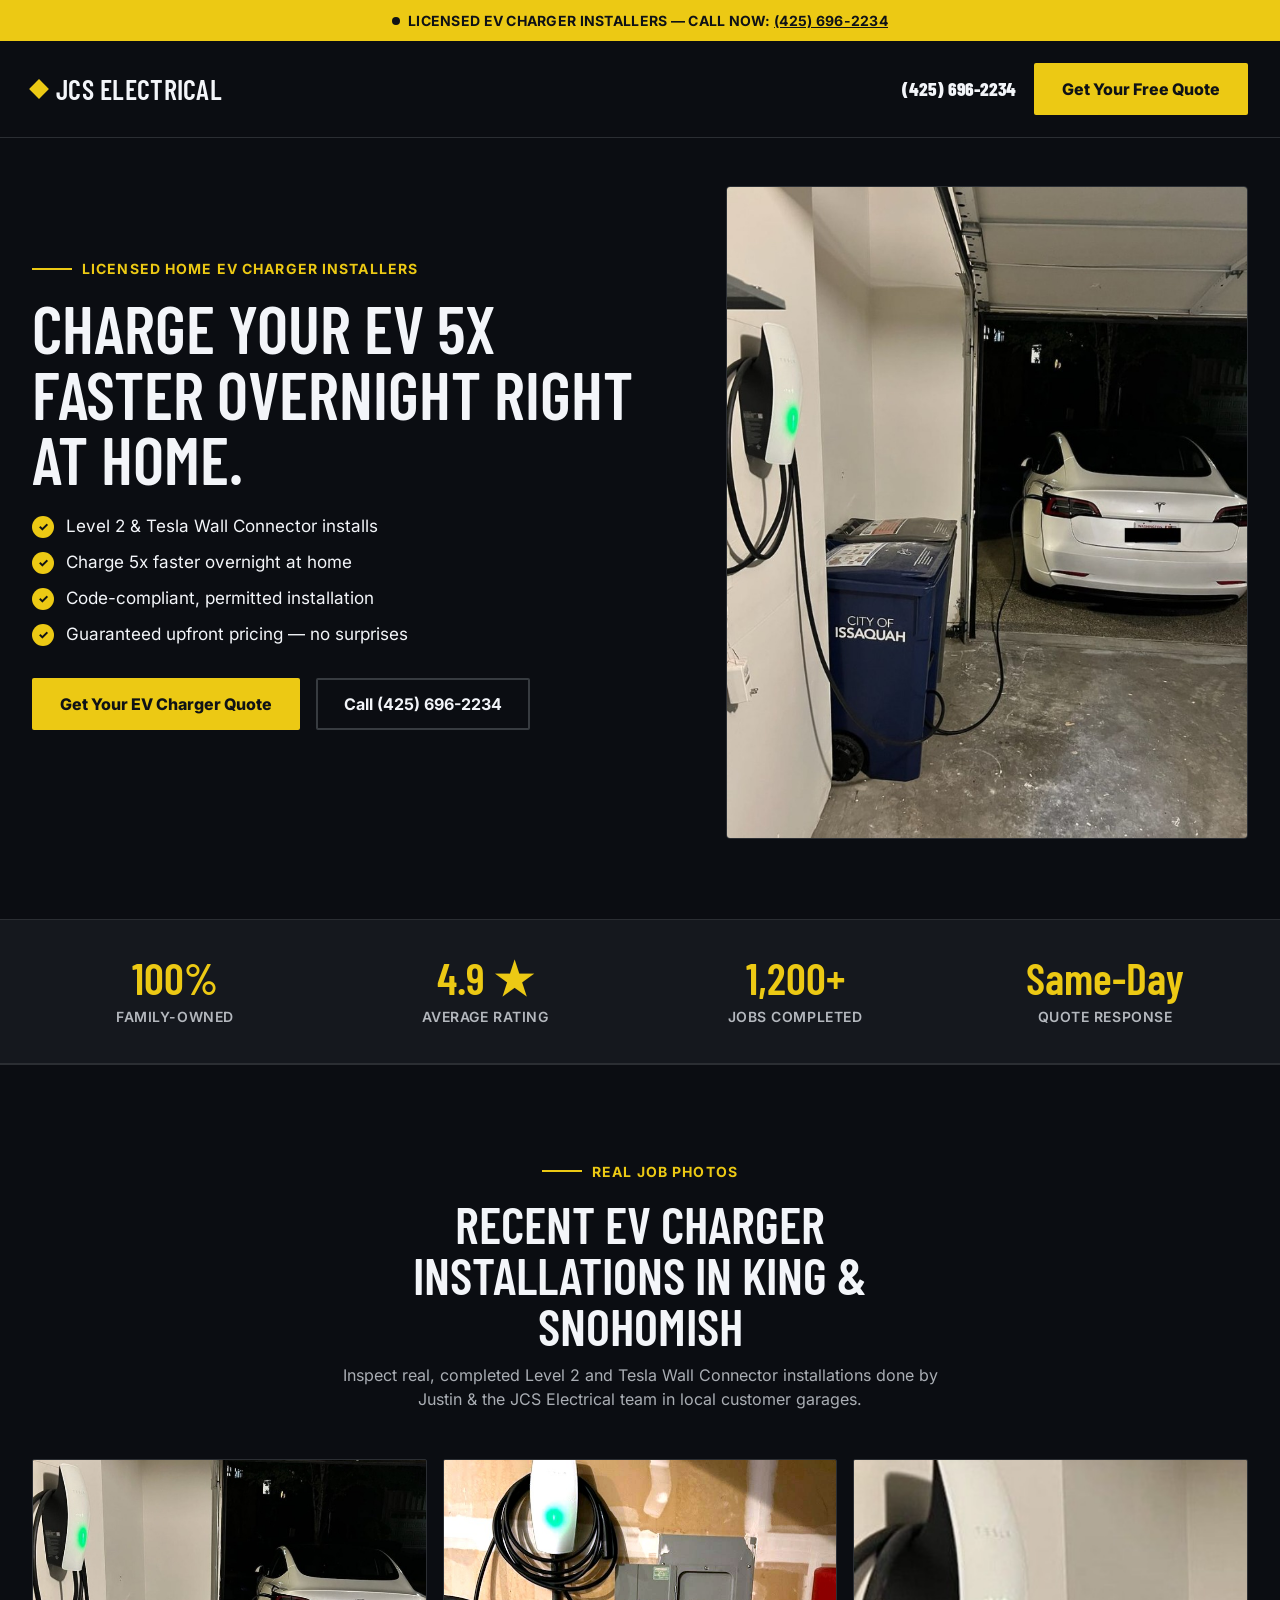
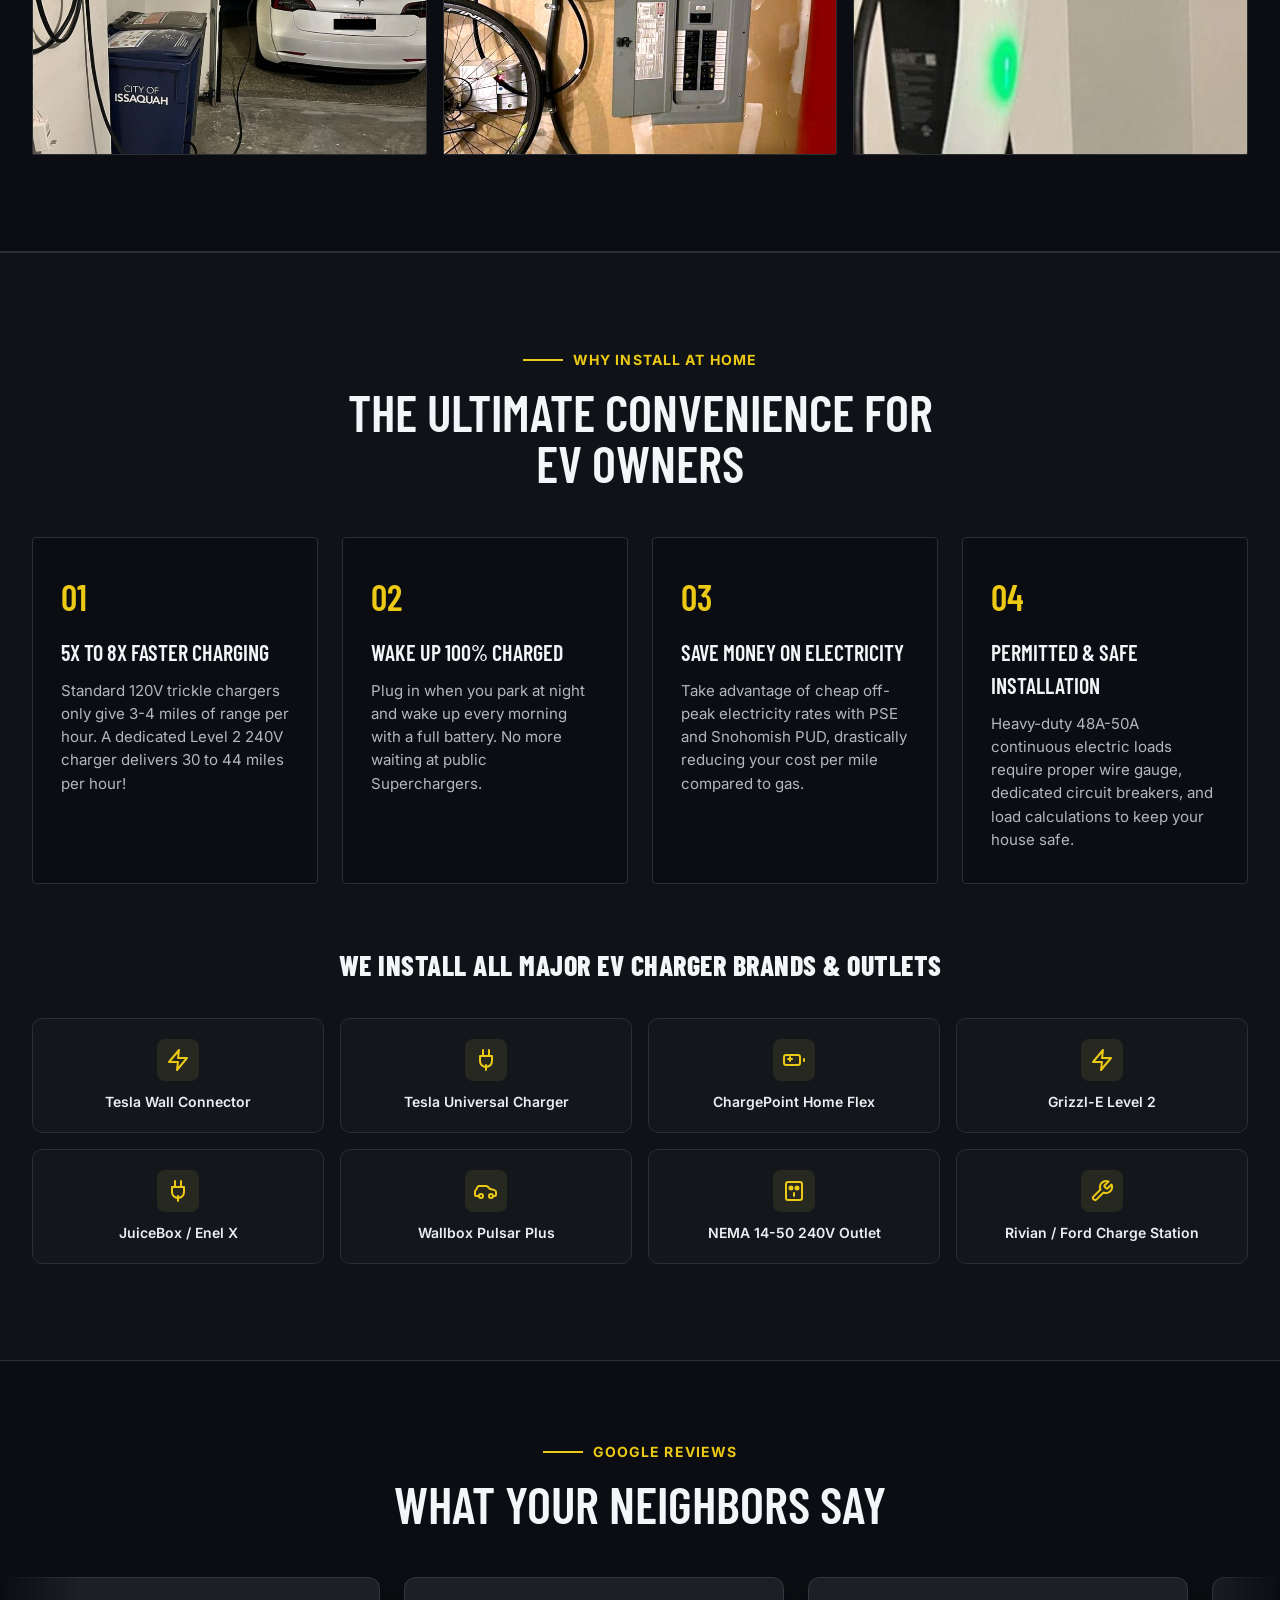
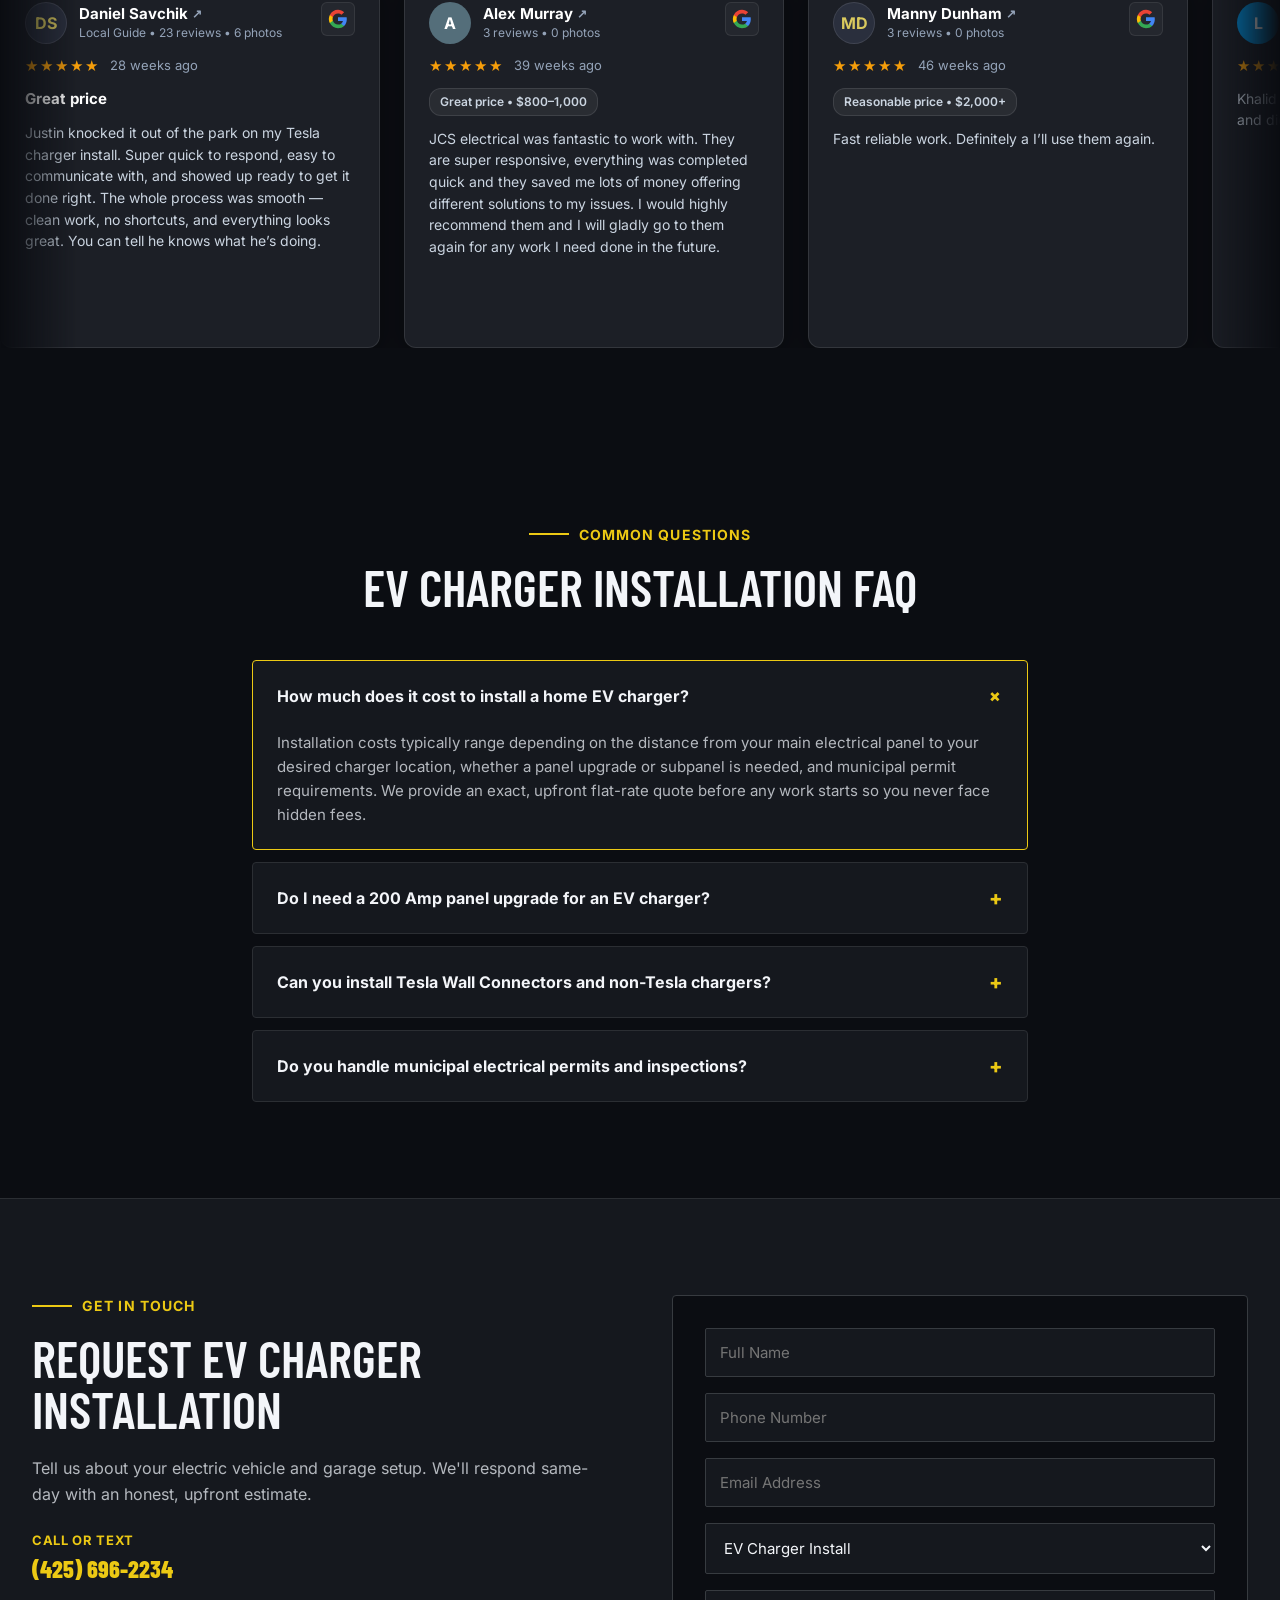
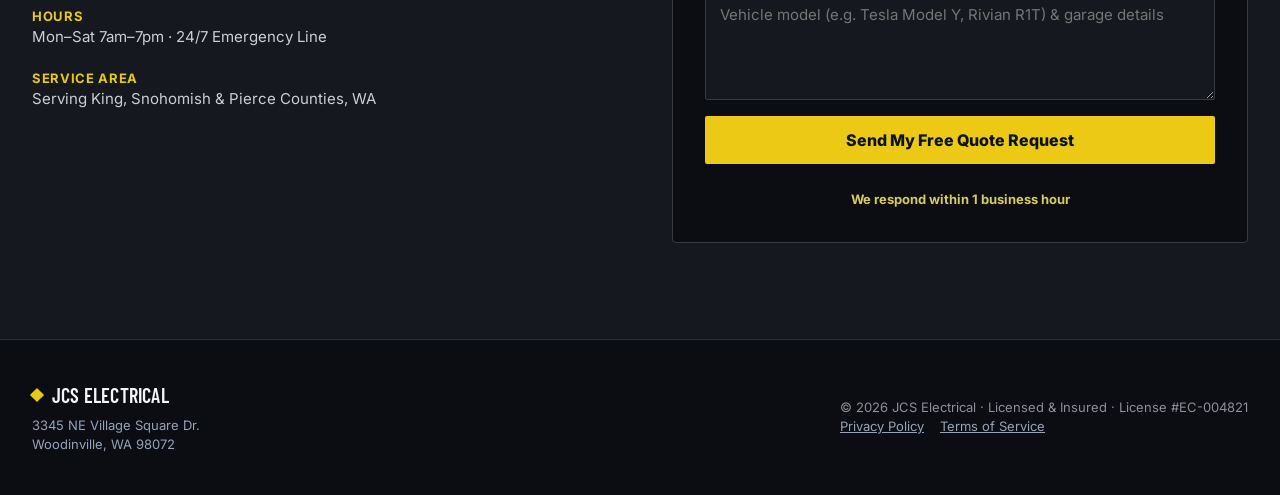
<file: ev-charger-installation/index.html>
<!DOCTYPE html>
<html lang="en">
<head>
  <meta charset="UTF-8">
  <meta name="viewport" content="width=device-width, initial-scale=1.0">
  <title>Home EV Charger Installation Seattle &amp; Snohomish | Tesla &amp; Level 2 | JCS Electrical</title>
  <meta name="description" content="Licensed &amp; insured electricians installing Level 2 home EV chargers &amp; Tesla Wall Connectors across King &amp; Snohomish Counties. Upfront pricing, same-day scheduling. Call (425) 696-2234.">
  
  <!-- Open Graph / Meta -->
  <meta property="og:title" content="Home EV Charger Installation | JCS Electrical">
  <meta property="og:description" content="Charge your EV 5x faster overnight right at home. Licensed Level 2 &amp; Tesla Wall Connector installers in King &amp; Snohomish Counties.">
  <meta property="og:image" content="https://go.jcselectricalseattle.com/assets/ev-charger/ev-install-1.jpg">
  <meta property="og:url" content="https://go.jcselectricalseattle.com/ev-charger-installation/">

  <!-- Google Tag Manager -->
  <script>(function(w,d,s,l,i){w[l]=w[l]||[];w[l].push({'gtm.start':
  new Date().getTime(),event:'gtm.js'});var f=d.getElementsByTagName(s)[0],
  j=d.createElement(s),dl=l!='dataLayer'?'l='+l:'';j.async=true;j.src=
  'https://www.googletagmanager.com/gtm.js?id='+i+dl;f.parentNode.insertBefore(j,f);
  })(window,document,'script','dataLayer','GTM-WF25S3V5');</script>
  <!-- End Google Tag Manager -->

  <!-- Google Fonts & Stylesheets -->
  <link rel="preconnect" href="https://fonts.googleapis.com">
  <link rel="preconnect" href="https://fonts.gstatic.com" crossorigin>
  <link href="https://fonts.googleapis.com/css2?family=Barlow+Condensed:wght@700;800;900&family=Inter:wght@400;500;600;700&display=swap" rel="stylesheet">
  <link rel="stylesheet" href="/css/styles.css?v=2">
  <link rel="stylesheet" href="../css/styles.css?v=2">
  <link rel="icon" type="image/x-icon" href="../favicon.ico">

  <style>
    /* Critical Reviews Slider Layout & Full Component Fallbacks */
    .reviews-section {
      padding-top: 80px;
      padding-bottom: 80px;
      overflow: hidden;
      position: relative;
    }
    .reviews-slider-wrapper {
      width: 100%;
      overflow: hidden;
      position: relative;
      margin-top: 40px;
      mask-image: linear-gradient(to right, transparent 0%, black 6%, black 94%, transparent 100%);
      -webkit-mask-image: linear-gradient(to right, transparent 0%, black 6%, black 94%, transparent 100%);
    }
    .reviews-slider-track {
      display: flex !important;
      flex-direction: row !important;
      flex-wrap: nowrap !important;
      gap: 24px !important;
      width: max-content !important;
      min-width: max-content !important;
      animation: infiniteScroll 55s linear infinite !important;
      animation-play-state: running !important;
      will-change: transform;
    }
    .reviews-slider-track:hover,
    .reviews-slider-track *:hover {
      animation-play-state: running !important;
    }
    @keyframes infiniteScroll {
      0% { transform: translateX(0); }
      100% { transform: translateX(-50%); }
    }
    .google-review-card {
      width: 380px !important;
      min-width: 380px !important;
      max-width: 380px !important;
      flex-shrink: 0 !important;
      background: #1c1f26 !important;
      border: 1px solid rgba(255, 255, 255, 0.1) !important;
      border-radius: 12px !important;
      padding: 24px !important;
      display: flex !important;
      flex-direction: column !important;
      gap: 12px !important;
      box-shadow: 0 8px 24px rgba(0, 0, 0, 0.3) !important;
      text-align: left !important;
      box-sizing: border-box !important;
    }
    .gr-header {
      display: flex !important;
      align-items: flex-start !important;
      justify-content: space-between !important;
      gap: 12px !important;
      width: 100% !important;
    }
    .gr-author-info {
      display: flex !important;
      align-items: center !important;
      gap: 12px !important;
    }
    .gr-avatar {
      width: 42px !important;
      height: 42px !important;
      border-radius: 50% !important;
      display: flex !important;
      align-items: center !important;
      justify-content: center !important;
      font-weight: 700 !important;
      font-size: 16px !important;
      color: #ffffff !important;
      flex-shrink: 0 !important;
    }
    .gr-avatar-dark { background: #2a2f3d !important; color: #d9c95e !important; border: 1px solid rgba(255, 255, 255, 0.1) !important; }
    .gr-avatar-slate { background: #546e7a !important; color: #ffffff !important; }
    .gr-avatar-blue { background: #0288d1 !important; color: #ffffff !important; }
    .gr-avatar-green { background: #2e7d32 !important; color: #ffffff !important; }
    .gr-avatar-purple { background: #7b1fa2 !important; color: #ffffff !important; }
    .gr-avatar-magenta { background: #c2185b !important; color: #ffffff !important; }
    .gr-avatar-teal { background: #00796b !important; color: #ffffff !important; }

    .gr-author-name {
      font-weight: 700 !important;
      font-size: 15px !important;
      color: #ffffff !important;
      display: flex !important;
      align-items: center !important;
      gap: 4px !important;
      margin: 0 !important;
      line-height: 1.2 !important;
    }
    .gr-ext-icon {
      font-size: 12px !important;
      color: #94a3b8 !important;
      display: inline-block !important;
    }
    .gr-author-subtext {
      font-size: 12px !important;
      color: #94a3b8 !important;
      margin-top: 2px !important;
      line-height: 1.3 !important;
    }
    .gr-google-logo {
      display: flex !important;
      align-items: center !important;
      justify-content: center !important;
      padding: 6px !important;
      background: rgba(255, 255, 255, 0.04) !important;
      border: 1px solid rgba(255, 255, 255, 0.08) !important;
      border-radius: 6px !important;
      flex-shrink: 0 !important;
    }
    .gr-rating-row {
      display: flex !important;
      align-items: center !important;
      gap: 10px !important;
    }
    .gr-stars {
      color: #f59e0b !important;
      font-size: 15px !important;
      letter-spacing: 2px !important;
      line-height: 1 !important;
    }
    .gr-time {
      font-size: 13px !important;
      color: #94a3b8 !important;
    }
    .gr-review-title {
      font-weight: 700 !important;
      font-size: 15px !important;
      color: #ffffff !important;
      margin: 0 !important;
    }
    .gr-tag-pill {
      display: inline-block !important;
      font-size: 12px !important;
      font-weight: 600 !important;
      color: #cbd5e1 !important;
      background: rgba(255, 255, 255, 0.06) !important;
      border: 1px solid rgba(255, 255, 255, 0.1) !important;
      border-radius: 12px !important;
      padding: 4px 10px !important;
      align-self: flex-start !important;
    }
    .gr-review-text {
      font-size: 14px !important;
      line-height: 1.55 !important;
      color: #cbd5e1 !important;
      margin: 0 !important;
    }

    /* Custom EV Page Layout & Symmetry Fixes */
    .ev-features-grid {
      display: grid;
      grid-template-columns: repeat(4, 1fr) !important;
      gap: 24px !important;
      margin-bottom: 48px !important;
    }
    @media (max-width: 1024px) {
      .ev-features-grid {
        grid-template-columns: repeat(2, 1fr) !important;
      }
    }
    @media (max-width: 600px) {
      .ev-features-grid {
        grid-template-columns: 1fr !important;
      }
    }

    .ev-brands-grid {
      display: grid;
      grid-template-columns: repeat(4, 1fr);
      gap: 16px;
      margin-top: 32px;
    }
    @media (max-width: 900px) {
      .ev-brands-grid {
        grid-template-columns: repeat(2, 1fr);
      }
    }
    @media (max-width: 480px) {
      .ev-brands-grid {
        grid-template-columns: repeat(2, 1fr);
        gap: 10px;
      }
    }

    .ev-brand-card {
      background: oklch(20% 0.01 260);
      border: 1px solid oklch(30% 0.01 260);
      border-radius: 10px;
      padding: 20px 16px;
      text-align: center;
      font-weight: 600;
      color: oklch(95% 0.005 260);
      font-size: 14px;
      display: flex;
      flex-direction: column;
      align-items: center;
      justify-content: center;
      gap: 10px;
      transition: transform 0.2s ease, border-color 0.2s ease, box-shadow 0.2s ease;
    }
    .ev-brand-card:hover {
      border-color: var(--accent-gold);
      transform: translateY(-3px);
      box-shadow: 0 8px 20px rgba(0, 0, 0, 0.4);
    }
    .ev-brand-icon {
      display: flex;
      align-items: center;
      justify-content: center;
      width: 42px;
      height: 42px;
      background: rgba(217, 201, 94, 0.1);
      border-radius: 8px;
    }
    .gallery-caption {
      padding: 12px 16px;
      font-size: 13px;
      color: #94a3b8;
      background: oklch(18% 0.01 260);
      border-top: 1px solid oklch(28% 0.01 260);
      text-align: center;
      font-weight: 500;
    }
  </style>

  <!-- Structured Data Schema -->
  <script type="application/ld+json">
  {
    "@context": "https://schema.org",
    "@type": "Electrician",
    "name": "JCS Electrical - Home EV Charger Installation",
    "@id": "https://go.jcselectricalseattle.com/ev-charger-installation/#electrician",
    "url": "https://go.jcselectricalseattle.com/ev-charger-installation/",
    "telephone": "+1-425-696-2234",
    "priceRange": "$$",
    "address": {
      "@type": "PostalAddress",
      "streetAddress": "3345 NE Village Square Dr.",
      "addressLocality": "Woodinville",
      "addressRegion": "WA",
      "postalCode": "98072",
      "addressCountry": "US"
    },
    "geo": {
      "@type": "GeoCoordinates",
      "latitude": 47.7543,
      "longitude": -122.1635
    },
    "openingHoursSpecification": {
      "@type": "OpeningHoursSpecification",
      "dayOfWeek": ["Monday", "Tuesday", "Wednesday", "Thursday", "Friday", "Saturday"],
      "opens": "07:00",
      "closes": "19:00"
    },
    "areaServed": [
      "Seattle", "Woodinville", "Bothell", "Kirkland", "Redmond", "Bellevue", 
      "Issaquah", "Sammamish", "Snohomish", "Everett", "Lynnwood"
    ],
    "hasOfferCatalog": {
      "@type": "OfferCatalog",
      "name": "EV Charger Installation Services",
      "itemListElement": [
        {
          "@type": "Offer",
          "itemOffered": {
            "@type": "Service",
            "name": "Tesla Wall Connector Installation"
          }
        },
        {
          "@type": "Offer",
          "itemOffered": {
            "@type": "Service",
            "name": "Level 2 EV Charger Installation (240V NEMA 14-50)"
          }
        }
      ]
    }
  }
  </script>
</head>
<body>
  <!-- Google Tag Manager (noscript) -->
  <noscript><iframe src="https://www.googletagmanager.com/ns.html?id=GTM-WF25S3V5"
  height="0" width="0" style="display:none;visibility:hidden"></iframe></noscript>
  <!-- End Google Tag Manager (noscript) -->

  <!-- 1. EMERGENCY TOP BANNER -->
  <div class="emergency-banner">
    <span class="emergency-dot"></span>
    <span>LICENSED EV CHARGER INSTALLERS — CALL NOW: <a href="tel:4256962234" style="color:inherit; text-decoration:underline;">(425) 696-2234</a></span>
  </div>

  <!-- 2. SITE HEADER & NAVIGATION -->
  <header class="site-header">
    <div class="container header-container">
      <a href="../" class="logo">
        <span class="logo-icon"></span>
        JCS ELECTRICAL
      </a>

      <!-- Header Actions -->
      <div class="header-actions">
        <a href="tel:4256962234" class="phone-link">(425) 696-2234</a>
        <a href="#contact" class="btn-primary">Get Your Free Quote</a>
      </div>
    </div>
  </header>

  <!-- 3. HERO SECTION (DEDICATED EV CHARGER) -->
  <section id="hero" class="hero-section container">
    <div>
      <div class="heading-tag">
        <div class="heading-tag-line"></div>
        <span class="heading-tag-text">LICENSED HOME EV CHARGER INSTALLERS</span>
      </div>
      <h1 class="hero-headline">
        Charge Your EV 5x Faster Overnight Right at Home.
      </h1>
      <ul class="hero-bullets">
        <li class="hero-bullet-item"><span class="hero-bullet-check">✓</span> Level 2 &amp; Tesla Wall Connector installs</li>
        <li class="hero-bullet-item"><span class="hero-bullet-check">✓</span> Charge 5x faster overnight at home</li>
        <li class="hero-bullet-item"><span class="hero-bullet-check">✓</span> Code-compliant, permitted installation</li>
        <li class="hero-bullet-item"><span class="hero-bullet-check">✓</span> Guaranteed upfront pricing — no surprises</li>
      </ul>
      <div class="hero-cta-group">
        <a href="#contact" class="btn-primary">Get Your EV Charger Quote</a>
        <a href="tel:4256962234" class="btn-secondary">Call (425) 696-2234</a>
      </div>
    </div>
    <div class="hero-image-wrapper">
      <img src="../assets/ev-charger/ev-install-1.jpg" alt="Tesla Model 3 charging in Issaquah garage with Tesla Wall Connector installed by JCS Electrical" loading="eager">
    </div>
  </section>

  <!-- 4. STATS BAR -->
  <section class="stats-section">
    <div class="container stats-grid">
      <div>
        <div class="stat-value">100%</div>
        <div class="stat-label">Family-Owned</div>
      </div>
      <div>
        <div class="stat-value">4.9 ★</div>
        <div class="stat-label">Average Rating</div>
      </div>
      <div>
        <div class="stat-value">1,200+</div>
        <div class="stat-label">Jobs Completed</div>
      </div>
      <div>
        <div class="stat-value">Same-Day</div>
        <div class="stat-label">Quote Response</div>
      </div>
    </div>
  </section>

  <!-- 5. OUR WORK / REAL EV CHARGER INSTALLATION PHOTOS -->
  <section id="work" class="gallery-section">
    <div class="container">
      <div class="gallery-header">
        <div class="heading-tag" style="justify-content: center;">
          <div class="heading-tag-line"></div>
          <span class="heading-tag-text">Real Job Photos</span>
        </div>
        <h2 class="section-title">Recent EV Charger Installations in King &amp; Snohomish</h2>
        <p style="color: oklch(75% 0.01 260); text-align: center; max-width: 680px; margin: 12px auto 0;">
          Inspect real, completed Level 2 and Tesla Wall Connector installations done by Justin &amp; the JCS Electrical team in local customer garages.
        </p>
      </div>

      <div class="gallery-grid" style="grid-template-columns: repeat(auto-fit, minmax(300px, 1fr));">
        <div class="gallery-item">
          <img src="../assets/ev-charger/ev-install-1.jpg" alt="Tesla Model 3 charging in Issaquah home garage with Tesla Wall Connector" loading="lazy">
          <div class="gallery-caption">
            Tesla Model 3 Home Garage Charger — Issaquah, WA
          </div>
        </div>
        <div class="gallery-item">
          <img src="../assets/ev-charger/ev-install-3.jpg" alt="Tesla Wall Connector installed next to service panel in garage" loading="lazy">
          <div class="gallery-caption">
            Tesla Wall Connector &amp; 50A Breaker Panel Setup — Woodinville, WA
          </div>
        </div>
        <div class="gallery-item">
          <img src="../assets/ev-charger/ev-install-2.jpg" alt="Tesla Wall Connector mounted on interior garage wall" loading="lazy">
          <div class="gallery-caption">
            Tesla Wall Connector Install — Bothell, WA
          </div>
        </div>
      </div>
    </div>
  </section>

  <!-- 6. WHY UPGRADE TO LEVEL 2 HOME CHARGING -->
  <section class="why-section">
    <div class="container">
      <div class="gallery-header">
        <div class="heading-tag" style="justify-content: center;">
          <div class="heading-tag-line"></div>
          <span class="heading-tag-text">Why Install At Home</span>
        </div>
        <h2 class="section-title">The Ultimate Convenience for EV Owners</h2>
      </div>

      <div class="why-grid ev-features-grid">
        <div class="why-card">
          <div class="why-number">01</div>
          <h3 class="why-title">5x to 8x Faster Charging</h3>
          <p class="why-desc">Standard 120V trickle chargers only give 3-4 miles of range per hour. A dedicated Level 2 240V charger delivers 30 to 44 miles per hour!</p>
        </div>
        <div class="why-card">
          <div class="why-number">02</div>
          <h3 class="why-title">Wake Up 100% Charged</h3>
          <p class="why-desc">Plug in when you park at night and wake up every morning with a full battery. No more waiting at public Superchargers.</p>
        </div>
        <div class="why-card">
          <div class="why-number">03</div>
          <h3 class="why-title">Save Money on Electricity</h3>
          <p class="why-desc">Take advantage of cheap off-peak electricity rates with PSE and Snohomish PUD, drastically reducing your cost per mile compared to gas.</p>
        </div>
        <div class="why-card">
          <div class="why-number">04</div>
          <h3 class="why-title">Permitted &amp; Safe Installation</h3>
          <p class="why-desc">Heavy-duty 48A-50A continuous electric loads require proper wire gauge, dedicated circuit breakers, and load calculations to keep your house safe.</p>
        </div>
      </div>

      <!-- BRANDS SUPPORTED -->
      <div style="margin-top: 60px;">
        <h3 style="text-align: center; font-family: var(--font-heading); font-size: 28px; font-weight: 800; text-transform: uppercase; letter-spacing: 0.5px; color: var(--text-main);">
          We Install All Major EV Charger Brands &amp; Outlets
        </h3>
        <div class="ev-brands-grid">
          <div class="ev-brand-card">
            <span class="ev-brand-icon"><svg width="24" height="24" viewBox="0 0 24 24" fill="none" stroke="var(--accent-gold)" stroke-width="2" stroke-linecap="round" stroke-linejoin="round"><polygon points="13 2 3 14 12 14 11 22 21 10 12 10 13 2"></polygon></svg></span>
            Tesla Wall Connector
          </div>
          <div class="ev-brand-card">
            <span class="ev-brand-icon"><svg width="24" height="24" viewBox="0 0 24 24" fill="none" stroke="var(--accent-gold)" stroke-width="2" stroke-linecap="round" stroke-linejoin="round"><path d="M12 22v-5"></path><path d="M9 8V2"></path><path d="M15 8V2"></path><path d="M18 8v5a6 6 0 0 1-12 0V8z"></path></svg></span>
            Tesla Universal Charger
          </div>
          <div class="ev-brand-card">
            <span class="ev-brand-icon"><svg width="24" height="24" viewBox="0 0 24 24" fill="none" stroke="var(--accent-gold)" stroke-width="2" stroke-linecap="round" stroke-linejoin="round"><rect x="2" y="7" width="16" height="10" rx="2"></rect><line x1="22" y1="11" x2="22" y2="13"></line><line x1="6" y1="11" x2="10" y2="11"></line><line x1="8" y1="9" x2="8" y2="13"></line></svg></span>
            ChargePoint Home Flex
          </div>
          <div class="ev-brand-card">
            <span class="ev-brand-icon"><svg width="24" height="24" viewBox="0 0 24 24" fill="none" stroke="var(--accent-gold)" stroke-width="2" stroke-linecap="round" stroke-linejoin="round"><polygon points="13 2 3 14 12 14 11 22 21 10 12 10 13 2"></polygon></svg></span>
            Grizzl-E Level 2
          </div>
          <div class="ev-brand-card">
            <span class="ev-brand-icon"><svg width="24" height="24" viewBox="0 0 24 24" fill="none" stroke="var(--accent-gold)" stroke-width="2" stroke-linecap="round" stroke-linejoin="round"><path d="M12 22v-5"></path><path d="M9 8V2"></path><path d="M15 8V2"></path><path d="M18 8v5a6 6 0 0 1-12 0V8z"></path></svg></span>
            JuiceBox / Enel X
          </div>
          <div class="ev-brand-card">
            <span class="ev-brand-icon"><svg width="24" height="24" viewBox="0 0 24 24" fill="none" stroke="var(--accent-gold)" stroke-width="2" stroke-linecap="round" stroke-linejoin="round"><path d="M19 17h2c.6 0 1-.4 1-1v-3c0-.9-.7-1.7-1.5-1.9C18.7 10.6 16 10 16 10s-1.3-1.4-2.2-2.3c-.5-.4-1.1-.7-1.8-.7H5c-.6 0-1.1.4-1.4.9l-1.5 2.8C1.4 11.2 1 12 1 13v3c0 .6.4 1 1 1h2"></path><circle cx="7" cy="17" r="2"></circle><circle cx="17" cy="17" r="2"></circle></svg></span>
            Wallbox Pulsar Plus
          </div>
          <div class="ev-brand-card">
            <span class="ev-brand-icon"><svg width="24" height="24" viewBox="0 0 24 24" fill="none" stroke="var(--accent-gold)" stroke-width="2" stroke-linecap="round" stroke-linejoin="round"><rect x="4" y="3" width="16" height="18" rx="2"></rect><circle cx="9" cy="9" r="1.5" fill="var(--accent-gold)"></circle><circle cx="15" cy="9" r="1.5" fill="var(--accent-gold)"></circle><path d="M12 14v3"></path></svg></span>
            NEMA 14-50 240V Outlet
          </div>
          <div class="ev-brand-card">
            <span class="ev-brand-icon"><svg width="24" height="24" viewBox="0 0 24 24" fill="none" stroke="var(--accent-gold)" stroke-width="2" stroke-linecap="round" stroke-linejoin="round"><path d="M14.7 6.3a1 1 0 0 0 0 1.4l1.6 1.6a1 1 0 0 0 1.4 0l3.77-3.77a6 6 0 0 1-7.94 7.94l-6.91 6.91a2.12 2.12 0 0 1-3-3l6.91-6.91a6 6 0 0 1 7.94-7.94l-3.76 3.76z"></path></svg></span>
            Rivian / Ford Charge Station
          </div>
        </div>
      </div>
    </div>
  </section>

  <!-- 6.5 REVIEWS SECTION (INFINITE SCROLLING GOOGLE REVIEWS SLIDER) -->
  <section id="reviews" class="reviews-section">
    <div class="container">
      <div class="reviews-header" style="text-align: center;">
        <div class="heading-tag" style="justify-content: center;">
          <div class="heading-tag-line"></div>
          <span class="heading-tag-text">GOOGLE REVIEWS</span>
        </div>
        <h2 class="section-title">What your neighbors say</h2>
      </div>
    </div>

    <div class="reviews-slider-wrapper">
      <div class="reviews-slider-track">
        <!-- FIRST SET OF 10 GOOGLE REVIEWS -->
        <div class="google-review-card">
          <div class="gr-header">
            <div class="gr-author-info">
              <div class="gr-avatar gr-avatar-dark">DS</div>
              <div>
                <div class="gr-author-name">Daniel Savchik <span class="gr-ext-icon">↗</span></div>
                <div class="gr-author-subtext">Local Guide • 23 reviews • 6 photos</div>
              </div>
            </div>
            <div class="gr-google-logo" aria-label="Google Review">
              <svg width="20" height="20" viewBox="0 0 24 24">
                <path fill="#4285F4" d="M22.56 12.25c0-.78-.07-1.53-.2-2.25H12v4.26h5.92c-.26 1.37-1.04 2.53-2.21 3.31v2.77h3.57c2.08-1.92 3.28-4.74 3.28-8.09z"/>
                <path fill="#34A853" d="M12 23c2.97 0 5.46-.98 7.28-2.66l-3.57-2.77c-.98.66-2.23 1.06-3.71 1.06-2.86 0-5.29-1.93-6.16-4.53H2.18v2.84C3.99 20.53 7.7 23 12 23z"/>
                <path fill="#FBBC05" d="M5.84 14.09c-.22-.66-.35-1.36-.35-2.09s.13-1.43.35-2.09V7.06H2.18C1.43 8.55 1 10.22 1 12s.43 3.45 1.18 4.94l2.85-2.22.81-.63z"/>
                <path fill="#EA4335" d="M12 5.38c1.62 0 3.06.56 4.21 1.64l3.15-3.15C17.45 2.09 14.97 1 12 1 7.7 1 3.99 3.47 2.18 7.06l3.66 2.84c.87-2.6 3.3-4.52 6.16-4.52z"/>
              </svg>
            </div>
          </div>
          <div class="gr-rating-row">
            <div class="gr-stars">★★★★★</div>
            <span class="gr-time">28 weeks ago</span>
          </div>
          <div class="gr-review-title">Great price</div>
          <p class="gr-review-text">Justin knocked it out of the park on my Tesla charger install. Super quick to respond, easy to communicate with, and showed up ready to get it done right. The whole process was smooth — clean work, no shortcuts, and everything looks great. You can tell he knows what he’s doing.</p>
        </div>

        <div class="google-review-card">
          <div class="gr-header">
            <div class="gr-author-info">
              <div class="gr-avatar gr-avatar-slate">A</div>
              <div>
                <div class="gr-author-name">Alex Murray <span class="gr-ext-icon">↗</span></div>
                <div class="gr-author-subtext">3 reviews • 0 photos</div>
              </div>
            </div>
            <div class="gr-google-logo" aria-label="Google Review">
              <svg width="20" height="20" viewBox="0 0 24 24">
                <path fill="#4285F4" d="M22.56 12.25c0-.78-.07-1.53-.2-2.25H12v4.26h5.92c-.26 1.37-1.04 2.53-2.21 3.31v2.77h3.57c2.08-1.92 3.28-4.74 3.28-8.09z"/>
                <path fill="#34A853" d="M12 23c2.97 0 5.46-.98 7.28-2.66l-3.57-2.77c-.98.66-2.23 1.06-3.71 1.06-2.86 0-5.29-1.93-6.16-4.53H2.18v2.84C3.99 20.53 7.7 23 12 23z"/>
                <path fill="#FBBC05" d="M5.84 14.09c-.22-.66-.35-1.36-.35-2.09s.13-1.43.35-2.09V7.06H2.18C1.43 8.55 1 10.22 1 12s.43 3.45 1.18 4.94l2.85-2.22.81-.63z"/>
                <path fill="#EA4335" d="M12 5.38c1.62 0 3.06.56 4.21 1.64l3.15-3.15C17.45 2.09 14.97 1 12 1 7.7 1 3.99 3.47 2.18 7.06l3.66 2.84c.87-2.6 3.3-4.52 6.16-4.52z"/>
              </svg>
            </div>
          </div>
          <div class="gr-rating-row">
            <div class="gr-stars">★★★★★</div>
            <span class="gr-time">39 weeks ago</span>
          </div>
          <div class="gr-tag-pill">Great price • $800–1,000</div>
          <p class="gr-review-text">JCS electrical was fantastic to work with. They are super responsive, everything was completed quick and they saved me lots of money offering different solutions to my issues. I would highly recommend them and I will gladly go to them again for any work I need done in the future.</p>
        </div>

        <div class="google-review-card">
          <div class="gr-header">
            <div class="gr-author-info">
              <div class="gr-avatar gr-avatar-dark">MD</div>
              <div>
                <div class="gr-author-name">Manny Dunham <span class="gr-ext-icon">↗</span></div>
                <div class="gr-author-subtext">3 reviews • 0 photos</div>
              </div>
            </div>
            <div class="gr-google-logo" aria-label="Google Review">
              <svg width="20" height="20" viewBox="0 0 24 24">
                <path fill="#4285F4" d="M22.56 12.25c0-.78-.07-1.53-.2-2.25H12v4.26h5.92c-.26 1.37-1.04 2.53-2.21 3.31v2.77h3.57c2.08-1.92 3.28-4.74 3.28-8.09z"/>
                <path fill="#34A853" d="M12 23c2.97 0 5.46-.98 7.28-2.66l-3.57-2.77c-.98.66-2.23 1.06-3.71 1.06-2.86 0-5.29-1.93-6.16-4.53H2.18v2.84C3.99 20.53 7.7 23 12 23z"/>
                <path fill="#FBBC05" d="M5.84 14.09c-.22-.66-.35-1.36-.35-2.09s.13-1.43.35-2.09V7.06H2.18C1.43 8.55 1 10.22 1 12s.43 3.45 1.18 4.94l2.85-2.22.81-.63z"/>
                <path fill="#EA4335" d="M12 5.38c1.62 0 3.06.56 4.21 1.64l3.15-3.15C17.45 2.09 14.97 1 12 1 7.7 1 3.99 3.47 2.18 7.06l3.66 2.84c.87-2.6 3.3-4.52 6.16-4.52z"/>
              </svg>
            </div>
          </div>
          <div class="gr-rating-row">
            <div class="gr-stars">★★★★★</div>
            <span class="gr-time">46 weeks ago</span>
          </div>
          <div class="gr-tag-pill">Reasonable price • $2,000+</div>
          <p class="gr-review-text">Fast reliable work. Definitely a I’ll use them again.</p>
        </div>

        <div class="google-review-card">
          <div class="gr-header">
            <div class="gr-author-info">
              <div class="gr-avatar gr-avatar-blue">L</div>
              <div>
                <div class="gr-author-name">Laura Davis <span class="gr-ext-icon">↗</span></div>
                <div class="gr-author-subtext">5 reviews • 0 photos</div>
              </div>
            </div>
            <div class="gr-google-logo" aria-label="Google Review">
              <svg width="20" height="20" viewBox="0 0 24 24">
                <path fill="#4285F4" d="M22.56 12.25c0-.78-.07-1.53-.2-2.25H12v4.26h5.92c-.26 1.37-1.04 2.53-2.21 3.31v2.77h3.57c2.08-1.92 3.28-4.74 3.28-8.09z"/>
                <path fill="#34A853" d="M12 23c2.97 0 5.46-.98 7.28-2.66l-3.57-2.77c-.98.66-2.23 1.06-3.71 1.06-2.86 0-5.29-1.93-6.16-4.53H2.18v2.84C3.99 20.53 7.7 23 12 23z"/>
                <path fill="#FBBC05" d="M5.84 14.09c-.22-.66-.35-1.36-.35-2.09s.13-1.43.35-2.09V7.06H2.18C1.43 8.55 1 10.22 1 12s.43 3.45 1.18 4.94l2.85-2.22.81-.63z"/>
                <path fill="#EA4335" d="M12 5.38c1.62 0 3.06.56 4.21 1.64l3.15-3.15C17.45 2.09 14.97 1 12 1 7.7 1 3.99 3.47 2.18 7.06l3.66 2.84c.87-2.6 3.3-4.52 6.16-4.52z"/>
              </svg>
            </div>
          </div>
          <div class="gr-rating-row">
            <div class="gr-stars">★★★★★</div>
            <span class="gr-time">49 weeks ago</span>
          </div>
          <p class="gr-review-text">Khalid and Malachi were awesome, professional and did a great job repairing my electrical issue !</p>
        </div>

        <div class="google-review-card">
          <div class="gr-header">
            <div class="gr-author-info">
              <div class="gr-avatar gr-avatar-green">E</div>
              <div>
                <div class="gr-author-name">Eddie Sanchez <span class="gr-ext-icon">↗</span></div>
                <div class="gr-author-subtext">3 reviews • 6 photos</div>
              </div>
            </div>
            <div class="gr-google-logo" aria-label="Google Review">
              <svg width="20" height="20" viewBox="0 0 24 24">
                <path fill="#4285F4" d="M22.56 12.25c0-.78-.07-1.53-.2-2.25H12v4.26h5.92c-.26 1.37-1.04 2.53-2.21 3.31v2.77h3.57c2.08-1.92 3.28-4.74 3.28-8.09z"/>
                <path fill="#34A853" d="M12 23c2.97 0 5.46-.98 7.28-2.66l-3.57-2.77c-.98.66-2.23 1.06-3.71 1.06-2.86 0-5.29-1.93-6.16-4.53H2.18v2.84C3.99 20.53 7.7 23 12 23z"/>
                <path fill="#FBBC05" d="M5.84 14.09c-.22-.66-.35-1.36-.35-2.09s.13-1.43.35-2.09V7.06H2.18C1.43 8.55 1 10.22 1 12s.43 3.45 1.18 4.94l2.85-2.22.81-.63z"/>
                <path fill="#EA4335" d="M12 5.38c1.62 0 3.06.56 4.21 1.64l3.15-3.15C17.45 2.09 14.97 1 12 1 7.7 1 3.99 3.47 2.18 7.06l3.66 2.84c.87-2.6 3.3-4.52 6.16-4.52z"/>
              </svg>
            </div>
          </div>
          <div class="gr-rating-row">
            <div class="gr-stars">★★★★★</div>
            <span class="gr-time">Jul 13, 2025</span>
          </div>
          <p class="gr-review-text">I’ve worked with JCS Electric since the early days, and the quality of their work has remained solid across every project. They’re dependable, efficient, and consistently deliver clean, professional electrical installations that meet code and hold up over time.</p>
        </div>

        <div class="google-review-card">
          <div class="gr-header">
            <div class="gr-author-info">
              <div class="gr-avatar gr-avatar-dark">AJ</div>
              <div>
                <div class="gr-author-name">ashish jain <span class="gr-ext-icon">↗</span></div>
                <div class="gr-author-subtext">Local Guide • 20 reviews • 0 photos</div>
              </div>
            </div>
            <div class="gr-google-logo" aria-label="Google Review">
              <svg width="20" height="20" viewBox="0 0 24 24">
                <path fill="#4285F4" d="M22.56 12.25c0-.78-.07-1.53-.2-2.25H12v4.26h5.92c-.26 1.37-1.04 2.53-2.21 3.31v2.77h3.57c2.08-1.92 3.28-4.74 3.28-8.09z"/>
                <path fill="#34A853" d="M12 23c2.97 0 5.46-.98 7.28-2.66l-3.57-2.77c-.98.66-2.23 1.06-3.71 1.06-2.86 0-5.29-1.93-6.16-4.53H2.18v2.84C3.99 20.53 7.7 23 12 23z"/>
                <path fill="#FBBC05" d="M5.84 14.09c-.22-.66-.35-1.36-.35-2.09s.13-1.43.35-2.09V7.06H2.18C1.43 8.55 1 10.22 1 12s.43 3.45 1.18 4.94l2.85-2.22.81-.63z"/>
                <path fill="#EA4335" d="M12 5.38c1.62 0 3.06.56 4.21 1.64l3.15-3.15C17.45 2.09 14.97 1 12 1 7.7 1 3.99 3.47 2.18 7.06l3.66 2.84c.87-2.6 3.3-4.52 6.16-4.52z"/>
              </svg>
            </div>
          </div>
          <div class="gr-rating-row">
            <div class="gr-stars">★★★★★</div>
            <span class="gr-time">Jun 6, 2025</span>
          </div>
          <div class="gr-tag-pill">Reasonable price</div>
          <p class="gr-review-text">I recently call JCS to fix a switch in one of my bathroom. I was helped by Dustin who was thorough professional. He understood the problem, explained it very clearly and then properly fixed it. Whole process of scheduling, getting someone to help was very smooth. Best part is that JCS have an AI enabled automated system to answer their call which works really well.</p>
        </div>

        <div class="google-review-card">
          <div class="gr-header">
            <div class="gr-author-info">
              <div class="gr-avatar gr-avatar-purple">m</div>
              <div>
                <div class="gr-author-name">mike7great <span class="gr-ext-icon">↗</span></div>
                <div class="gr-author-subtext">5 reviews • 0 photos</div>
              </div>
            </div>
            <div class="gr-google-logo" aria-label="Google Review">
              <svg width="20" height="20" viewBox="0 0 24 24">
                <path fill="#4285F4" d="M22.56 12.25c0-.78-.07-1.53-.2-2.25H12v4.26h5.92c-.26 1.37-1.04 2.53-2.21 3.31v2.77h3.57c2.08-1.92 3.28-4.74 3.28-8.09z"/>
                <path fill="#34A853" d="M12 23c2.97 0 5.46-.98 7.28-2.66l-3.57-2.77c-.98.66-2.23 1.06-3.71 1.06-2.86 0-5.29-1.93-6.16-4.53H2.18v2.84C3.99 20.53 7.7 23 12 23z"/>
                <path fill="#FBBC05" d="M5.84 14.09c-.22-.66-.35-1.36-.35-2.09s.13-1.43.35-2.09V7.06H2.18C1.43 8.55 1 10.22 1 12s.43 3.45 1.18 4.94l2.85-2.22.81-.63z"/>
                <path fill="#EA4335" d="M12 5.38c1.62 0 3.06.56 4.21 1.64l3.15-3.15C17.45 2.09 14.97 1 12 1 7.7 1 3.99 3.47 2.18 7.06l3.66 2.84c.87-2.6 3.3-4.52 6.16-4.52z"/>
              </svg>
            </div>
          </div>
          <div class="gr-rating-row">
            <div class="gr-stars">★★★★★</div>
            <span class="gr-time">Apr 27, 2025</span>
          </div>
          <p class="gr-review-text">They do things neat and are very knowledgeable. They explained all their actions, so I felt confidence in their job of setting up and wiring light fixtures in a bedroom. Would recommend them to a friend.</p>
        </div>

        <div class="google-review-card">
          <div class="gr-header">
            <div class="gr-author-info">
              <div class="gr-avatar gr-avatar-slate">AO</div>
              <div>
                <div class="gr-author-name">Amy O'Neill <span class="gr-ext-icon">↗</span></div>
                <div class="gr-author-subtext">8 reviews • 1 photo</div>
              </div>
            </div>
            <div class="gr-google-logo" aria-label="Google Review">
              <svg width="20" height="20" viewBox="0 0 24 24">
                <path fill="#4285F4" d="M22.56 12.25c0-.78-.07-1.53-.2-2.25H12v4.26h5.92c-.26 1.37-1.04 2.53-2.21 3.31v2.77h3.57c2.08-1.92 3.28-4.74 3.28-8.09z"/>
                <path fill="#34A853" d="M12 23c2.97 0 5.46-.98 7.28-2.66l-3.57-2.77c-.98.66-2.23 1.06-3.71 1.06-2.86 0-5.29-1.93-6.16-4.53H2.18v2.84C3.99 20.53 7.7 23 12 23z"/>
                <path fill="#FBBC05" d="M5.84 14.09c-.22-.66-.35-1.36-.35-2.09s.13-1.43.35-2.09V7.06H2.18C1.43 8.55 1 10.22 1 12s.43 3.45 1.18 4.94l2.85-2.22.81-.63z"/>
                <path fill="#EA4335" d="M12 5.38c1.62 0 3.06.56 4.21 1.64l3.15-3.15C17.45 2.09 14.97 1 12 1 7.7 1 3.99 3.47 2.18 7.06l3.66 2.84c.87-2.6 3.3-4.52 6.16-4.52z"/>
              </svg>
            </div>
          </div>
          <div class="gr-rating-row">
            <div class="gr-stars">★★★★★</div>
            <span class="gr-time">Apr 10, 2025</span>
          </div>
          <p class="gr-review-text">We hired JCS Electrical to install a whole home generator after losing power for a week following the last bomb cyclone. Justin provided a comprehensive report with generator options based on our needs. He was very communicative and professional throughout the entire process and handled all the necessary permits and contractors. I would highly recommend JCS Electrical and plan to hire them again!</p>
        </div>

        <div class="google-review-card">
          <div class="gr-header">
            <div class="gr-author-info">
              <div class="gr-avatar gr-avatar-teal">D</div>
              <div>
                <div class="gr-author-name">Devanshu Singh <span class="gr-ext-icon">↗</span></div>
                <div class="gr-author-subtext">2 reviews • 3 photos</div>
              </div>
            </div>
            <div class="gr-google-logo" aria-label="Google Review">
              <svg width="20" height="20" viewBox="0 0 24 24">
                <path fill="#4285F4" d="M22.56 12.25c0-.78-.07-1.53-.2-2.25H12v4.26h5.92c-.26 1.37-1.04 2.53-2.21 3.31v2.77h3.57c2.08-1.92 3.28-4.74 3.28-8.09z"/>
                <path fill="#34A853" d="M12 23c2.97 0 5.46-.98 7.28-2.66l-3.57-2.77c-.98.66-2.23 1.06-3.71 1.06-2.86 0-5.29-1.93-6.16-4.53H2.18v2.84C3.99 20.53 7.7 23 12 23z"/>
                <path fill="#FBBC05" d="M5.84 14.09c-.22-.66-.35-1.36-.35-2.09s.13-1.43.35-2.09V7.06H2.18C1.43 8.55 1 10.22 1 12s.43 3.45 1.18 4.94l2.85-2.22.81-.63z"/>
                <path fill="#EA4335" d="M12 5.38c1.62 0 3.06.56 4.21 1.64l3.15-3.15C17.45 2.09 14.97 1 12 1 7.7 1 3.99 3.47 2.18 7.06l3.66 2.84c.87-2.6 3.3-4.52 6.16-4.52z"/>
              </svg>
            </div>
          </div>
          <div class="gr-rating-row">
            <div class="gr-stars">★★★★★</div>
            <span class="gr-time">Apr 5, 2025</span>
          </div>
          <p class="gr-review-text">Such a pleasant and professional experience. From now on, JCS electrical will be my go to service for my beloved home. Couldn’t entrust a better team with this responsibility.</p>
        </div>

        <div class="google-review-card">
          <div class="gr-header">
            <div class="gr-author-info">
              <div class="gr-avatar gr-avatar-magenta">C</div>
              <div>
                <div class="gr-author-name">Chris Hopwo <span class="gr-ext-icon">↗</span></div>
                <div class="gr-author-subtext">2 reviews • 0 photos</div>
              </div>
            </div>
            <div class="gr-google-logo" aria-label="Google Review">
              <svg width="20" height="20" viewBox="0 0 24 24">
                <path fill="#4285F4" d="M22.56 12.25c0-.78-.07-1.53-.2-2.25H12v4.26h5.92c-.26 1.37-1.04 2.53-2.21 3.31v2.77h3.57c2.08-1.92 3.28-4.74 3.28-8.09z"/>
                <path fill="#34A853" d="M12 23c2.97 0 5.46-.98 7.28-2.66l-3.57-2.77c-.98.66-2.23 1.06-3.71 1.06-2.86 0-5.29-1.93-6.16-4.53H2.18v2.84C3.99 20.53 7.7 23 12 23z"/>
                <path fill="#FBBC05" d="M5.84 14.09c-.22-.66-.35-1.36-.35-2.09s.13-1.43.35-2.09V7.06H2.18C1.43 8.55 1 10.22 1 12s.43 3.45 1.18 4.94l2.85-2.22.81-.63z"/>
                <path fill="#EA4335" d="M12 5.38c1.62 0 3.06.56 4.21 1.64l3.15-3.15C17.45 2.09 14.97 1 12 1 7.7 1 3.99 3.47 2.18 7.06l3.66 2.84c.87-2.6 3.3-4.52 6.16-4.52z"/>
              </svg>
            </div>
          </div>
          <div class="gr-rating-row">
            <div class="gr-stars">★★★★★</div>
            <span class="gr-time">Mar 20, 2025</span>
          </div>
          <p class="gr-review-text">JCS Electrical was responsive, professional and on time for our appointment. The work was excellent, completed in a timely matter at the price we were quoted. We recommend them for any work you need done.</p>
        </div>

        <!-- SECOND DUPLICATED SET OF 10 FOR SEAMLESS INFINITE LOOP -->
        <div class="google-review-card" aria-hidden="true">
          <div class="gr-header">
            <div class="gr-author-info">
              <div class="gr-avatar gr-avatar-dark">DS</div>
              <div>
                <div class="gr-author-name">Daniel Savchik <span class="gr-ext-icon">↗</span></div>
                <div class="gr-author-subtext">Local Guide • 23 reviews • 6 photos</div>
              </div>
            </div>
            <div class="gr-google-logo">
              <svg width="20" height="20" viewBox="0 0 24 24">
                <path fill="#4285F4" d="M22.56 12.25c0-.78-.07-1.53-.2-2.25H12v4.26h5.92c-.26 1.37-1.04 2.53-2.21 3.31v2.77h3.57c2.08-1.92 3.28-4.74 3.28-8.09z"/>
                <path fill="#34A853" d="M12 23c2.97 0 5.46-.98 7.28-2.66l-3.57-2.77c-.98.66-2.23 1.06-3.71 1.06-2.86 0-5.29-1.93-6.16-4.53H2.18v2.84C3.99 20.53 7.7 23 12 23z"/>
                <path fill="#FBBC05" d="M5.84 14.09c-.22-.66-.35-1.36-.35-2.09s.13-1.43.35-2.09V7.06H2.18C1.43 8.55 1 10.22 1 12s.43 3.45 1.18 4.94l2.85-2.22.81-.63z"/>
                <path fill="#EA4335" d="M12 5.38c1.62 0 3.06.56 4.21 1.64l3.15-3.15C17.45 2.09 14.97 1 12 1 7.7 1 3.99 3.47 2.18 7.06l3.66 2.84c.87-2.6 3.3-4.52 6.16-4.52z"/>
              </svg>
            </div>
          </div>
          <div class="gr-rating-row">
            <div class="gr-stars">★★★★★</div>
            <span class="gr-time">28 weeks ago</span>
          </div>
          <div class="gr-review-title">Great price</div>
          <p class="gr-review-text">Justin knocked it out of the park on my Tesla charger install. Super quick to respond, easy to communicate with, and showed up ready to get it done right. The whole process was smooth — clean work, no shortcuts, and everything looks great. You can tell he knows what he’s doing.</p>
        </div>

        <div class="google-review-card" aria-hidden="true">
          <div class="gr-header">
            <div class="gr-author-info">
              <div class="gr-avatar gr-avatar-slate">A</div>
              <div>
                <div class="gr-author-name">Alex Murray <span class="gr-ext-icon">↗</span></div>
                <div class="gr-author-subtext">3 reviews • 0 photos</div>
              </div>
            </div>
            <div class="gr-google-logo">
              <svg width="20" height="20" viewBox="0 0 24 24">
                <path fill="#4285F4" d="M22.56 12.25c0-.78-.07-1.53-.2-2.25H12v4.26h5.92c-.26 1.37-1.04 2.53-2.21 3.31v2.77h3.57c2.08-1.92 3.28-4.74 3.28-8.09z"/>
                <path fill="#34A853" d="M12 23c2.97 0 5.46-.98 7.28-2.66l-3.57-2.77c-.98.66-2.23 1.06-3.71 1.06-2.86 0-5.29-1.93-6.16-4.53H2.18v2.84C3.99 20.53 7.7 23 12 23z"/>
                <path fill="#FBBC05" d="M5.84 14.09c-.22-.66-.35-1.36-.35-2.09s.13-1.43.35-2.09V7.06H2.18C1.43 8.55 1 10.22 1 12s.43 3.45 1.18 4.94l2.85-2.22.81-.63z"/>
                <path fill="#EA4335" d="M12 5.38c1.62 0 3.06.56 4.21 1.64l3.15-3.15C17.45 2.09 14.97 1 12 1 7.7 1 3.99 3.47 2.18 7.06l3.66 2.84c.87-2.6 3.3-4.52 6.16-4.52z"/>
              </svg>
            </div>
          </div>
          <div class="gr-rating-row">
            <div class="gr-stars">★★★★★</div>
            <span class="gr-time">39 weeks ago</span>
          </div>
          <div class="gr-tag-pill">Great price • $800–1,000</div>
          <p class="gr-review-text">JCS electrical was fantastic to work with. They are super responsive, everything was completed quick and they saved me lots of money offering different solutions to my issues. I would highly recommend them and I will gladly go to them again for any work I need done in the future.</p>
        </div>

        <div class="google-review-card" aria-hidden="true">
          <div class="gr-header">
            <div class="gr-author-info">
              <div class="gr-avatar gr-avatar-dark">MD</div>
              <div>
                <div class="gr-author-name">Manny Dunham <span class="gr-ext-icon">↗</span></div>
                <div class="gr-author-subtext">3 reviews • 0 photos</div>
              </div>
            </div>
            <div class="gr-google-logo">
              <svg width="20" height="20" viewBox="0 0 24 24">
                <path fill="#4285F4" d="M22.56 12.25c0-.78-.07-1.53-.2-2.25H12v4.26h5.92c-.26 1.37-1.04 2.53-2.21 3.31v2.77h3.57c2.08-1.92 3.28-4.74 3.28-8.09z"/>
                <path fill="#34A853" d="M12 23c2.97 0 5.46-.98 7.28-2.66l-3.57-2.77c-.98.66-2.23 1.06-3.71 1.06-2.86 0-5.29-1.93-6.16-4.53H2.18v2.84C3.99 20.53 7.7 23 12 23z"/>
                <path fill="#FBBC05" d="M5.84 14.09c-.22-.66-.35-1.36-.35-2.09s.13-1.43.35-2.09V7.06H2.18C1.43 8.55 1 10.22 1 12s.43 3.45 1.18 4.94l2.85-2.22.81-.63z"/>
                <path fill="#EA4335" d="M12 5.38c1.62 0 3.06.56 4.21 1.64l3.15-3.15C17.45 2.09 14.97 1 12 1 7.7 1 3.99 3.47 2.18 7.06l3.66 2.84c.87-2.6 3.3-4.52 6.16-4.52z"/>
              </svg>
            </div>
          </div>
          <div class="gr-rating-row">
            <div class="gr-stars">★★★★★</div>
            <span class="gr-time">46 weeks ago</span>
          </div>
          <div class="gr-tag-pill">Reasonable price • $2,000+</div>
          <p class="gr-review-text">Fast reliable work. Definitely a I’ll use them again.</p>
        </div>

        <div class="google-review-card" aria-hidden="true">
          <div class="gr-header">
            <div class="gr-author-info">
              <div class="gr-avatar gr-avatar-blue">L</div>
              <div>
                <div class="gr-author-name">Laura Davis <span class="gr-ext-icon">↗</span></div>
                <div class="gr-author-subtext">5 reviews • 0 photos</div>
              </div>
            </div>
            <div class="gr-google-logo">
              <svg width="20" height="20" viewBox="0 0 24 24">
                <path fill="#4285F4" d="M22.56 12.25c0-.78-.07-1.53-.2-2.25H12v4.26h5.92c-.26 1.37-1.04 2.53-2.21 3.31v2.77h3.57c2.08-1.92 3.28-4.74 3.28-8.09z"/>
                <path fill="#34A853" d="M12 23c2.97 0 5.46-.98 7.28-2.66l-3.57-2.77c-.98.66-2.23 1.06-3.71 1.06-2.86 0-5.29-1.93-6.16-4.53H2.18v2.84C3.99 20.53 7.7 23 12 23z"/>
                <path fill="#FBBC05" d="M5.84 14.09c-.22-.66-.35-1.36-.35-2.09s.13-1.43.35-2.09V7.06H2.18C1.43 8.55 1 10.22 1 12s.43 3.45 1.18 4.94l2.85-2.22.81-.63z"/>
                <path fill="#EA4335" d="M12 5.38c1.62 0 3.06.56 4.21 1.64l3.15-3.15C17.45 2.09 14.97 1 12 1 7.7 1 3.99 3.47 2.18 7.06l3.66 2.84c.87-2.6 3.3-4.52 6.16-4.52z"/>
              </svg>
            </div>
          </div>
          <div class="gr-rating-row">
            <div class="gr-stars">★★★★★</div>
            <span class="gr-time">49 weeks ago</span>
          </div>
          <p class="gr-review-text">Khalid and Malachi were awesome, professional and did a great job repairing my electrical issue !</p>
        </div>

        <div class="google-review-card" aria-hidden="true">
          <div class="gr-header">
            <div class="gr-author-info">
              <div class="gr-avatar gr-avatar-green">E</div>
              <div>
                <div class="gr-author-name">Eddie Sanchez <span class="gr-ext-icon">↗</span></div>
                <div class="gr-author-subtext">3 reviews • 6 photos</div>
              </div>
            </div>
            <div class="gr-google-logo">
              <svg width="20" height="20" viewBox="0 0 24 24">
                <path fill="#4285F4" d="M22.56 12.25c0-.78-.07-1.53-.2-2.25H12v4.26h5.92c-.26 1.37-1.04 2.53-2.21 3.31v2.77h3.57c2.08-1.92 3.28-4.74 3.28-8.09z"/>
                <path fill="#34A853" d="M12 23c2.97 0 5.46-.98 7.28-2.66l-3.57-2.77c-.98.66-2.23 1.06-3.71 1.06-2.86 0-5.29-1.93-6.16-4.53H2.18v2.84C3.99 20.53 7.7 23 12 23z"/>
                <path fill="#FBBC05" d="M5.84 14.09c-.22-.66-.35-1.36-.35-2.09s.13-1.43.35-2.09V7.06H2.18C1.43 8.55 1 10.22 1 12s.43 3.45 1.18 4.94l2.85-2.22.81-.63z"/>
                <path fill="#EA4335" d="M12 5.38c1.62 0 3.06.56 4.21 1.64l3.15-3.15C17.45 2.09 14.97 1 12 1 7.7 1 3.99 3.47 2.18 7.06l3.66 2.84c.87-2.6 3.3-4.52 6.16-4.52z"/>
              </svg>
            </div>
          </div>
          <div class="gr-rating-row">
            <div class="gr-stars">★★★★★</div>
            <span class="gr-time">Jul 13, 2025</span>
          </div>
          <p class="gr-review-text">I’ve worked with JCS Electric since the early days, and the quality of their work has remained solid across every project. They’re dependable, efficient, and consistently deliver clean, professional electrical installations that meet code and hold up over time.</p>
        </div>

        <div class="google-review-card" aria-hidden="true">
          <div class="gr-header">
            <div class="gr-author-info">
              <div class="gr-avatar gr-avatar-dark">AJ</div>
              <div>
                <div class="gr-author-name">ashish jain <span class="gr-ext-icon">↗</span></div>
                <div class="gr-author-subtext">Local Guide • 20 reviews • 0 photos</div>
              </div>
            </div>
            <div class="gr-google-logo">
              <svg width="20" height="20" viewBox="0 0 24 24">
                <path fill="#4285F4" d="M22.56 12.25c0-.78-.07-1.53-.2-2.25H12v4.26h5.92c-.26 1.37-1.04 2.53-2.21 3.31v2.77h3.57c2.08-1.92 3.28-4.74 3.28-8.09z"/>
                <path fill="#34A853" d="M12 23c2.97 0 5.46-.98 7.28-2.66l-3.57-2.77c-.98.66-2.23 1.06-3.71 1.06-2.86 0-5.29-1.93-6.16-4.53H2.18v2.84C3.99 20.53 7.7 23 12 23z"/>
                <path fill="#FBBC05" d="M5.84 14.09c-.22-.66-.35-1.36-.35-2.09s.13-1.43.35-2.09V7.06H2.18C1.43 8.55 1 10.22 1 12s.43 3.45 1.18 4.94l2.85-2.22.81-.63z"/>
                <path fill="#EA4335" d="M12 5.38c1.62 0 3.06.56 4.21 1.64l3.15-3.15C17.45 2.09 14.97 1 12 1 7.7 1 3.99 3.47 2.18 7.06l3.66 2.84c.87-2.6 3.3-4.52 6.16-4.52z"/>
              </svg>
            </div>
          </div>
          <div class="gr-rating-row">
            <div class="gr-stars">★★★★★</div>
            <span class="gr-time">Jun 6, 2025</span>
          </div>
          <div class="gr-tag-pill">Reasonable price</div>
          <p class="gr-review-text">I recently call JCS to fix a switch in one of my bathroom. I was helped by Dustin who was thorough professional. He understood the problem, explained it very clearly and then properly fixed it. Whole process of scheduling, getting someone to help was very smooth. Best part is that JCS have an AI enabled automated system to answer their call which works really well.</p>
        </div>

        <div class="google-review-card" aria-hidden="true">
          <div class="gr-header">
            <div class="gr-author-info">
              <div class="gr-avatar gr-avatar-purple">m</div>
              <div>
                <div class="gr-author-name">mike7great <span class="gr-ext-icon">↗</span></div>
                <div class="gr-author-subtext">5 reviews • 0 photos</div>
              </div>
            </div>
            <div class="gr-google-logo">
              <svg width="20" height="20" viewBox="0 0 24 24">
                <path fill="#4285F4" d="M22.56 12.25c0-.78-.07-1.53-.2-2.25H12v4.26h5.92c-.26 1.37-1.04 2.53-2.21 3.31v2.77h3.57c2.08-1.92 3.28-4.74 3.28-8.09z"/>
                <path fill="#34A853" d="M12 23c2.97 0 5.46-.98 7.28-2.66l-3.57-2.77c-.98.66-2.23 1.06-3.71 1.06-2.86 0-5.29-1.93-6.16-4.53H2.18v2.84C3.99 20.53 7.7 23 12 23z"/>
                <path fill="#FBBC05" d="M5.84 14.09c-.22-.66-.35-1.36-.35-2.09s.13-1.43.35-2.09V7.06H2.18C1.43 8.55 1 10.22 1 12s.43 3.45 1.18 4.94l2.85-2.22.81-.63z"/>
                <path fill="#EA4335" d="M12 5.38c1.62 0 3.06.56 4.21 1.64l3.15-3.15C17.45 2.09 14.97 1 12 1 7.7 1 3.99 3.47 2.18 7.06l3.66 2.84c.87-2.6 3.3-4.52 6.16-4.52z"/>
              </svg>
            </div>
          </div>
          <div class="gr-rating-row">
            <div class="gr-stars">★★★★★</div>
            <span class="gr-time">Apr 27, 2025</span>
          </div>
          <p class="gr-review-text">They do things neat and are very knowledgeable. They explained all their actions, so I felt confidence in their job of setting up and wiring light fixtures in a bedroom. Would recommend them to a friend.</p>
        </div>

        <div class="google-review-card" aria-hidden="true">
          <div class="gr-header">
            <div class="gr-author-info">
              <div class="gr-avatar gr-avatar-slate">AO</div>
              <div>
                <div class="gr-author-name">Amy O'Neill <span class="gr-ext-icon">↗</span></div>
                <div class="gr-author-subtext">8 reviews • 1 photo</div>
              </div>
            </div>
            <div class="gr-google-logo">
              <svg width="20" height="20" viewBox="0 0 24 24">
                <path fill="#4285F4" d="M22.56 12.25c0-.78-.07-1.53-.2-2.25H12v4.26h5.92c-.26 1.37-1.04 2.53-2.21 3.31v2.77h3.57c2.08-1.92 3.28-4.74 3.28-8.09z"/>
                <path fill="#34A853" d="M12 23c2.97 0 5.46-.98 7.28-2.66l-3.57-2.77c-.98.66-2.23 1.06-3.71 1.06-2.86 0-5.29-1.93-6.16-4.53H2.18v2.84C3.99 20.53 7.7 23 12 23z"/>
                <path fill="#FBBC05" d="M5.84 14.09c-.22-.66-.35-1.36-.35-2.09s.13-1.43.35-2.09V7.06H2.18C1.43 8.55 1 10.22 1 12s.43 3.45 1.18 4.94l2.85-2.22.81-.63z"/>
                <path fill="#EA4335" d="M12 5.38c1.62 0 3.06.56 4.21 1.64l3.15-3.15C17.45 2.09 14.97 1 12 1 7.7 1 3.99 3.47 2.18 7.06l3.66 2.84c.87-2.6 3.3-4.52 6.16-4.52z"/>
              </svg>
            </div>
          </div>
          <div class="gr-rating-row">
            <div class="gr-stars">★★★★★</div>
            <span class="gr-time">Apr 10, 2025</span>
          </div>
          <p class="gr-review-text">We hired JCS Electrical to install a whole home generator after losing power for a week following the last bomb cyclone. Justin provided a comprehensive report with generator options based on our needs. He was very communicative and professional throughout the entire process and handled all the necessary permits and contractors. I would highly recommend JCS Electrical and plan to hire them again!</p>
        </div>

        <div class="google-review-card" aria-hidden="true">
          <div class="gr-header">
            <div class="gr-author-info">
              <div class="gr-avatar gr-avatar-teal">D</div>
              <div>
                <div class="gr-author-name">Devanshu Singh <span class="gr-ext-icon">↗</span></div>
                <div class="gr-author-subtext">2 reviews • 3 photos</div>
              </div>
            </div>
            <div class="gr-google-logo">
              <svg width="20" height="20" viewBox="0 0 24 24">
                <path fill="#4285F4" d="M22.56 12.25c0-.78-.07-1.53-.2-2.25H12v4.26h5.92c-.26 1.37-1.04 2.53-2.21 3.31v2.77h3.57c2.08-1.92 3.28-4.74 3.28-8.09z"/>
                <path fill="#34A853" d="M12 23c2.97 0 5.46-.98 7.28-2.66l-3.57-2.77c-.98.66-2.23 1.06-3.71 1.06-2.86 0-5.29-1.93-6.16-4.53H2.18v2.84C3.99 20.53 7.7 23 12 23z"/>
                <path fill="#FBBC05" d="M5.84 14.09c-.22-.66-.35-1.36-.35-2.09s.13-1.43.35-2.09V7.06H2.18C1.43 8.55 1 10.22 1 12s.43 3.45 1.18 4.94l2.85-2.22.81-.63z"/>
                <path fill="#EA4335" d="M12 5.38c1.62 0 3.06.56 4.21 1.64l3.15-3.15C17.45 2.09 14.97 1 12 1 7.7 1 3.99 3.47 2.18 7.06l3.66 2.84c.87-2.6 3.3-4.52 6.16-4.52z"/>
              </svg>
            </div>
          </div>
          <div class="gr-rating-row">
            <div class="gr-stars">★★★★★</div>
            <span class="gr-time">Apr 5, 2025</span>
          </div>
          <p class="gr-review-text">Such a pleasant and professional experience. From now on, JCS electrical will be my go to service for my beloved home. Couldn’t entrust a better team with this responsibility.</p>
        </div>

        <div class="google-review-card" aria-hidden="true">
          <div class="gr-header">
            <div class="gr-author-info">
              <div class="gr-avatar gr-avatar-magenta">C</div>
              <div>
                <div class="gr-author-name">Chris Hopwo <span class="gr-ext-icon">↗</span></div>
                <div class="gr-author-subtext">2 reviews • 0 photos</div>
              </div>
            </div>
            <div class="gr-google-logo">
              <svg width="20" height="20" viewBox="0 0 24 24">
                <path fill="#4285F4" d="M22.56 12.25c0-.78-.07-1.53-.2-2.25H12v4.26h5.92c-.26 1.37-1.04 2.53-2.21 3.31v2.77h3.57c2.08-1.92 3.28-4.74 3.28-8.09z"/>
                <path fill="#34A853" d="M12 23c2.97 0 5.46-.98 7.28-2.66l-3.57-2.77c-.98.66-2.23 1.06-3.71 1.06-2.86 0-5.29-1.93-6.16-4.53H2.18v2.84C3.99 20.53 7.7 23 12 23z"/>
                <path fill="#FBBC05" d="M5.84 14.09c-.22-.66-.35-1.36-.35-2.09s.13-1.43.35-2.09V7.06H2.18C1.43 8.55 1 10.22 1 12s.43 3.45 1.18 4.94l2.85-2.22.81-.63z"/>
                <path fill="#EA4335" d="M12 5.38c1.62 0 3.06.56 4.21 1.64l3.15-3.15C17.45 2.09 14.97 1 12 1 7.7 1 3.99 3.47 2.18 7.06l3.66 2.84c.87-2.6 3.3-4.52 6.16-4.52z"/>
              </svg>
            </div>
          </div>
          <div class="gr-rating-row">
            <div class="gr-stars">★★★★★</div>
            <span class="gr-time">Mar 20, 2025</span>
          </div>
          <p class="gr-review-text">JCS Electrical was responsive, professional and on time for our appointment. The work was excellent, completed in a timely matter at the price we were quoted. We recommend them for any work you need done.</p>
        </div>
      </div>
    </div>
  </section>

  <!-- 7. FAQ SECTION -->
  <section id="faq" class="container faq-section">
    <div class="gallery-header">
      <div class="heading-tag" style="justify-content: center;">
        <div class="heading-tag-line"></div>
        <span class="heading-tag-text">Common Questions</span>
      </div>
      <h2 class="section-title">EV Charger Installation FAQ</h2>
    </div>

    <div class="faq-list">
      <div class="faq-item is-open">
        <div class="faq-question">
          <span>How much does it cost to install a home EV charger?</span>
          <span class="faq-toggle-icon">+</span>
        </div>
        <div class="faq-answer">
          Installation costs typically range depending on the distance from your main electrical panel to your desired charger location, whether a panel upgrade or subpanel is needed, and municipal permit requirements. We provide an exact, upfront flat-rate quote before any work starts so you never face hidden fees.
        </div>
      </div>

      <div class="faq-item">
        <div class="faq-question">
          <span>Do I need a 200 Amp panel upgrade for an EV charger?</span>
          <span class="faq-toggle-icon">+</span>
        </div>
        <div class="faq-answer">
          Not always! During our inspection, we perform a load calculation on your main electrical panel. If your panel has adequate available capacity (usually 50 amps of spare load), we can install a dedicated 240V circuit immediately. If your panel is full or 100A, we can discuss panel upgrade options or load management devices.
        </div>
      </div>

      <div class="faq-item">
        <div class="faq-question">
          <span>Can you install Tesla Wall Connectors and non-Tesla chargers?</span>
          <span class="faq-toggle-icon">+</span>
        </div>
        <div class="faq-answer">
          Yes! We install all major EV charging hardware, including Tesla Wall Connectors, Tesla Universal Connectors (for J1772 &amp; NACS), ChargePoint Home Flex, Grizzl-E, JuiceBox, and heavy-duty 240V NEMA 14-50 outlets for portable chargers.
        </div>
      </div>

      <div class="faq-item">
        <div class="faq-question">
          <span>Do you handle municipal electrical permits and inspections?</span>
          <span class="faq-toggle-icon">+</span>
        </div>
        <div class="faq-answer">
          Yes, 100%. As licensed, bonded, and insured WA electrical contractors (License # JCSECEL760DM), we pull all necessary city/county electrical permits and schedule inspector sign-offs so your installation is completely safe and code-compliant.
        </div>
      </div>
    </div>
  </section>

  <!-- 8. CONTACT / LEAD QUOTE FORM -->
  <section id="contact" class="contact-section">
    <div class="container contact-grid">
      <div>
        <div class="heading-tag">
          <div class="heading-tag-line"></div>
          <span class="heading-tag-text">Get In Touch</span>
        </div>
        <h2 class="section-title" style="margin-bottom: 20px;">Request EV Charger Installation</h2>
        <p class="about-paragraph">
          Tell us about your electric vehicle and garage setup. We'll respond same-day with an honest, upfront estimate.
        </p>
        
        <div class="contact-info-list">
          <div>
            <div class="info-label">Call or Text</div>
            <a href="tel:4256962234" class="info-value-lg">(425) 696-2234</a>
          </div>
          <div>
            <div class="info-label">Hours</div>
            <div class="info-value">Mon–Sat 7am–7pm · 24/7 Emergency Line</div>
          </div>
          <div>
            <div class="info-label">Service Area</div>
            <div class="info-value">Serving King, Snohomish &amp; Pierce Counties, WA</div>
          </div>
        </div>
      </div>

      <!-- Lead Quote Form -->
      <div>
        <form class="contact-form" id="quoteForm">
          <input type="text" required placeholder="Full Name" class="form-control">
          <input type="tel" required placeholder="Phone Number" class="form-control">
          <input type="email" placeholder="Email Address" class="form-control">
          <select class="form-control">
            <option value="">What do you need help with?</option>
            <option selected>EV Charger Install</option>
            <option>Panel Upgrades</option>
            <option>Residential Wiring &amp; Repairs</option>
            <option>Lighting Installation</option>
            <option>Emergency Repairs</option>
            <option>Generator Installation</option>
            <option>Other Electrical Project</option>
          </select>
          <textarea placeholder="Vehicle model (e.g. Tesla Model Y, Rivian R1T) &amp; garage details" rows="4" class="form-control"></textarea>
          <button type="submit" class="btn-primary" style="width: 100%;">Send My Free Quote Request</button>
          <p style="font-size: 13px; color: #d9c95e; font-weight: 700; margin-top: 10px; text-align: center;">We respond within 1 business hour</p>
        </form>

        <!-- Form Success State -->
        <div class="form-success-card" id="formSuccessCard">
          <div class="avatar-initials" style="font-size: 20px; width: 44px; height: 44px;">✓</div>
          <h3 class="section-title" style="font-size: 24px;">Request Received!</h3>
          <p class="about-paragraph" style="margin: 0;">Thanks — we'll call you back same-day to schedule your free quote.</p>
        </div>
      </div>
    </div>
  </section>

  <!-- 9. SITE FOOTER -->
  <footer class="site-footer">
    <div class="container footer-container">
      <div class="footer-brand">
        <div class="logo" style="font-size: 20px;">
          <span class="logo-icon" style="width: 10px; height: 10px;"></span>
          JCS ELECTRICAL
        </div>
        <div style="font-size: 13px; color: #94a3b8; margin-top: 6px; line-height: 1.5;">
          3345 NE Village Square Dr.<br>
          Woodinville, WA 98072
        </div>
      </div>
      <div class="footer-copy">
        © 2026 JCS Electrical · Licensed &amp; Insured · License #EC-004821<br>
        <a href="../privacy-policy/" style="color:#94a3b8; margin-right: 12px; text-decoration: underline;">Privacy Policy</a>
        <a href="../terms-of-service/" style="color:#94a3b8; text-decoration: underline;">Terms of Service</a>
      </div>
    </div>
  </footer>

  <script src="../js/main.js"></script>

  <!-- GoHighLevel LeadConnector Chat Widget -->
  <script src="https://widgets.leadconnectorhq.com/loader.js" data-resources-url="https://widgets.leadconnectorhq.com/chat-widget/loader.js" data-widget-id="6a6931dc89b8c5f4e83882a5" data-source="WEB_USER"></script>
</body>
</html>
</file>
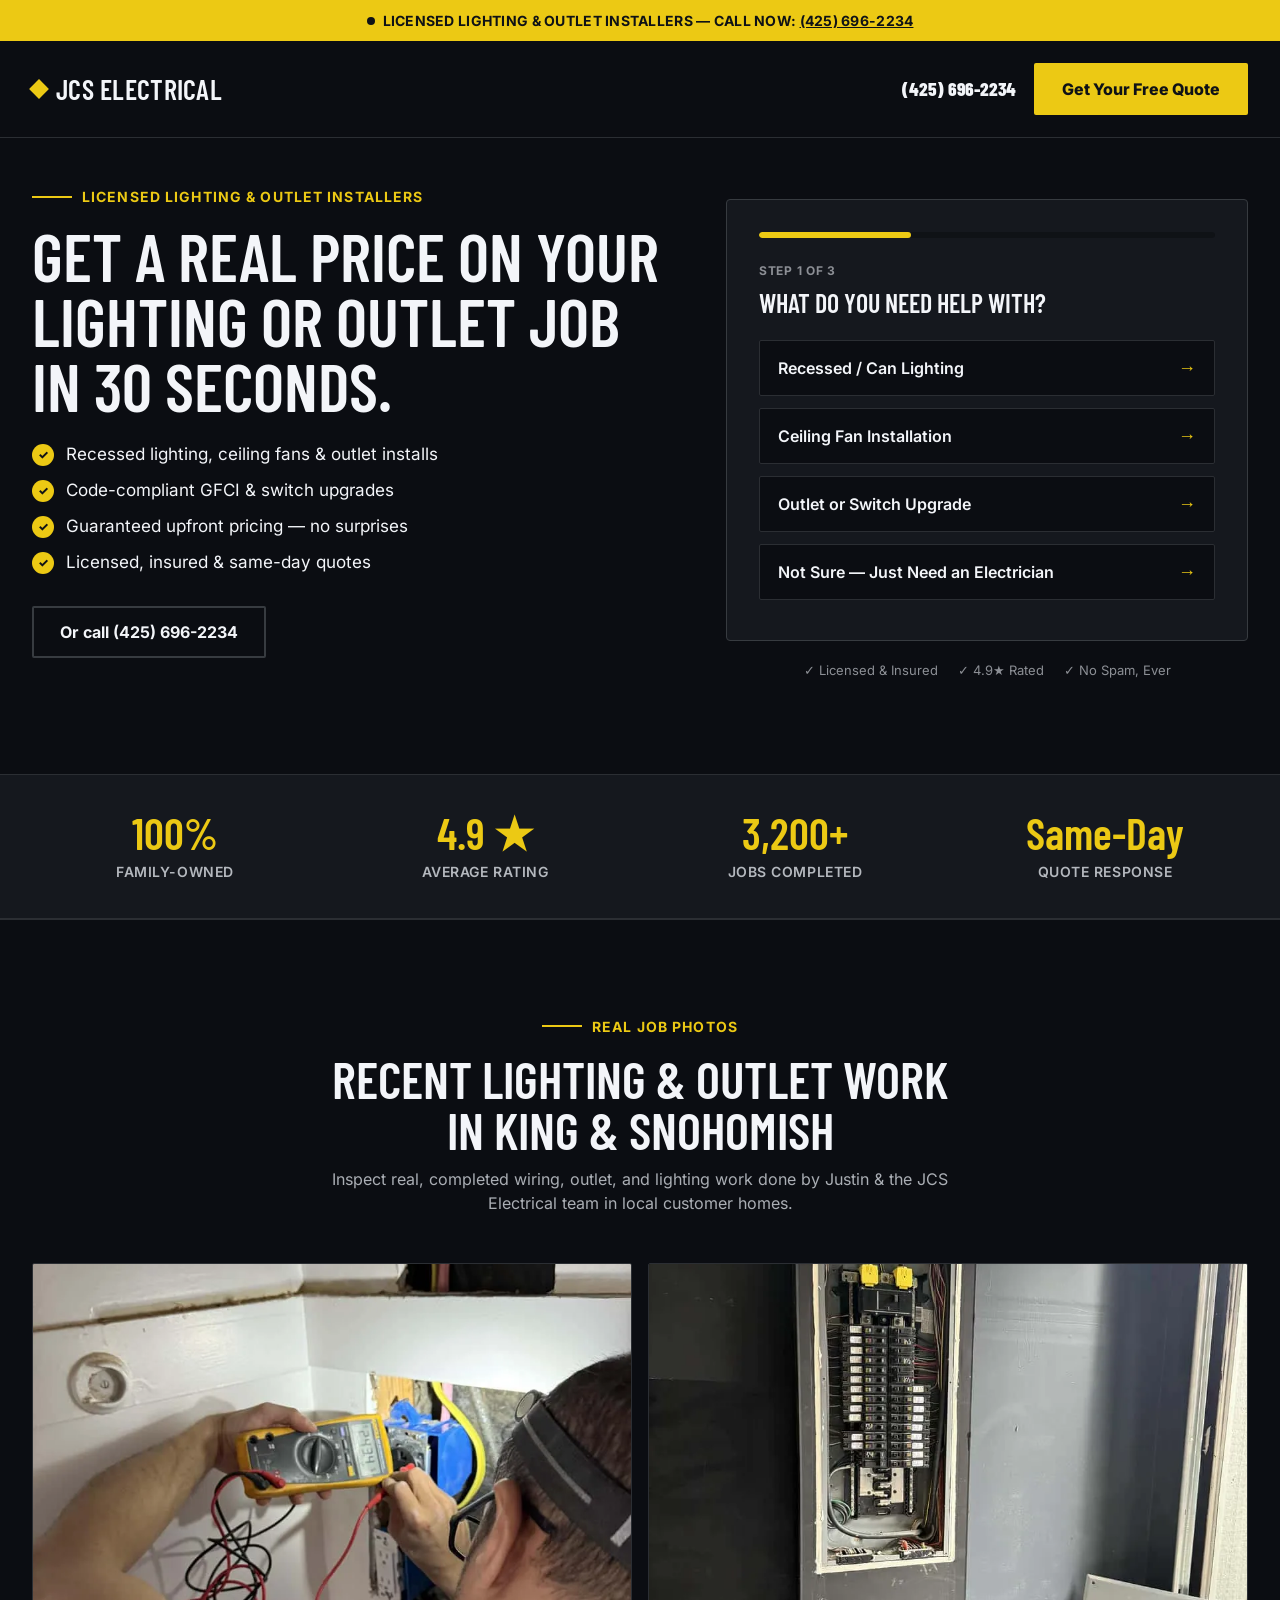
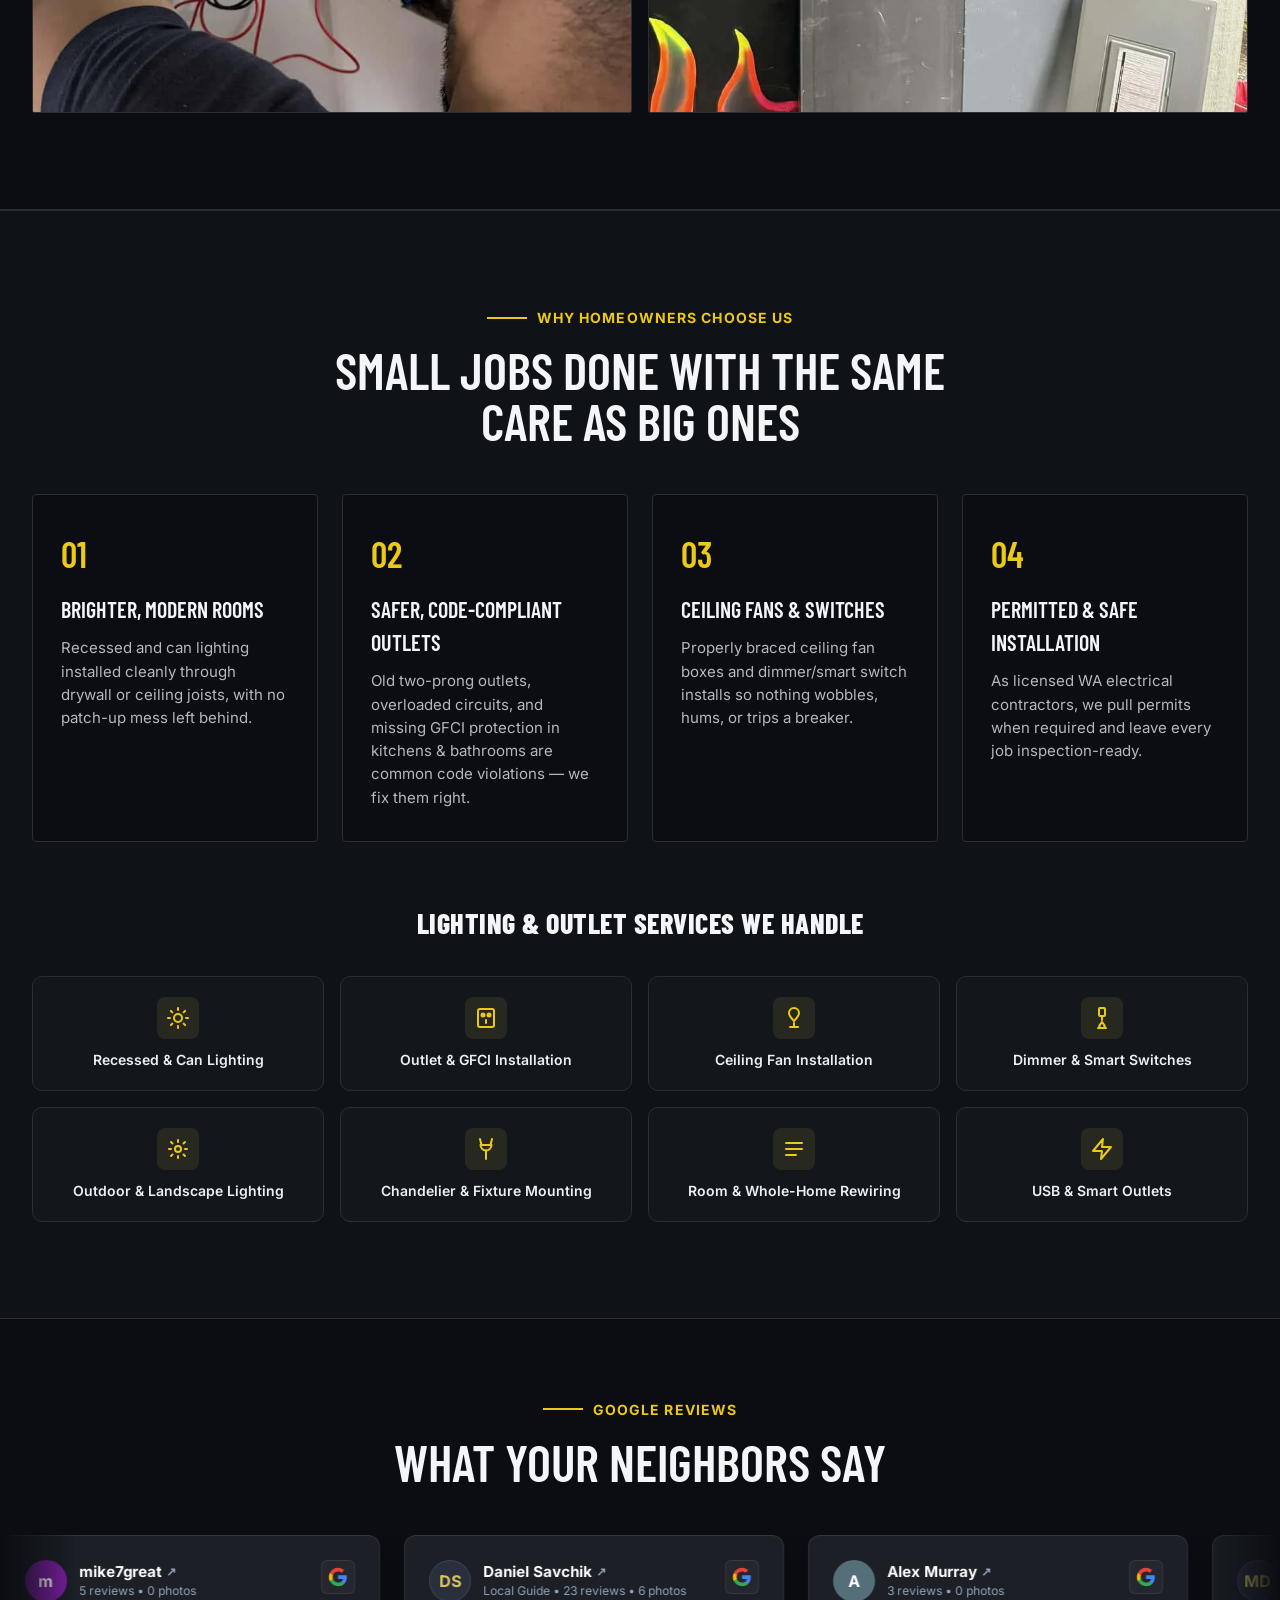
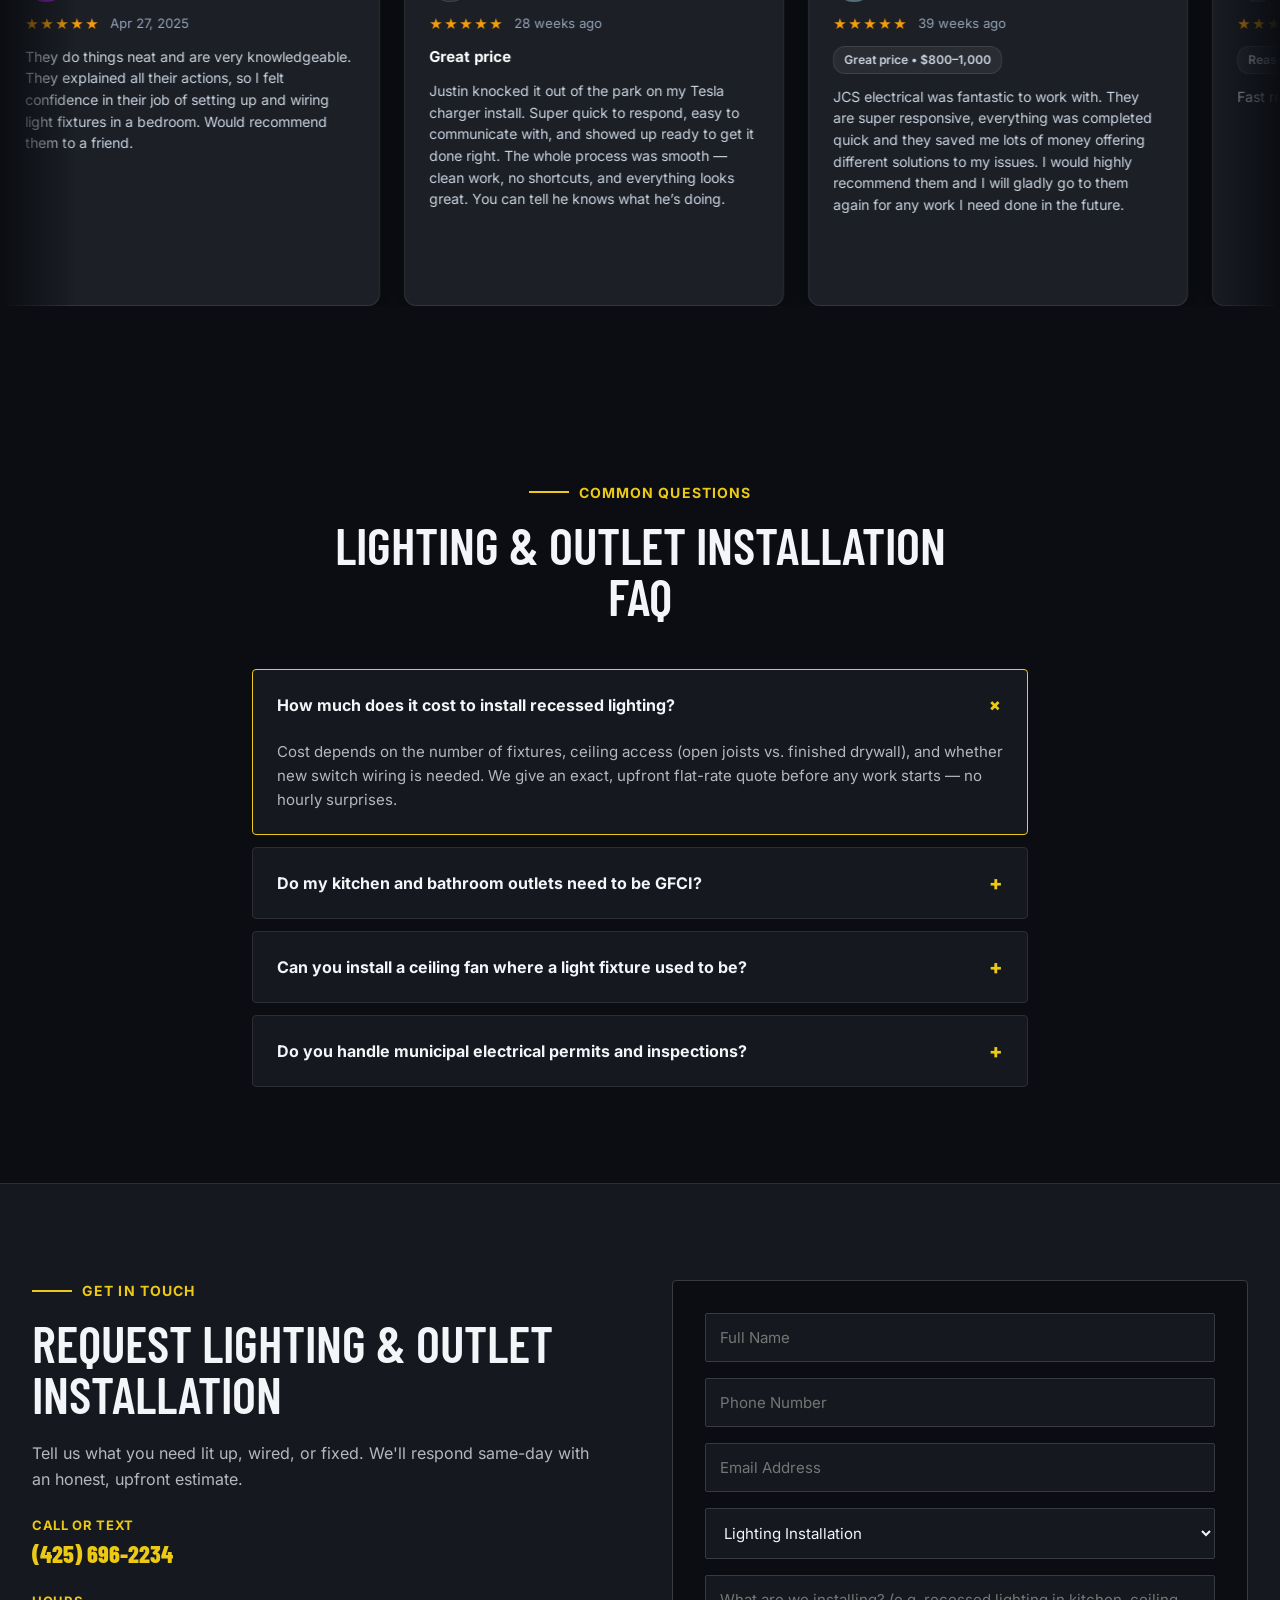
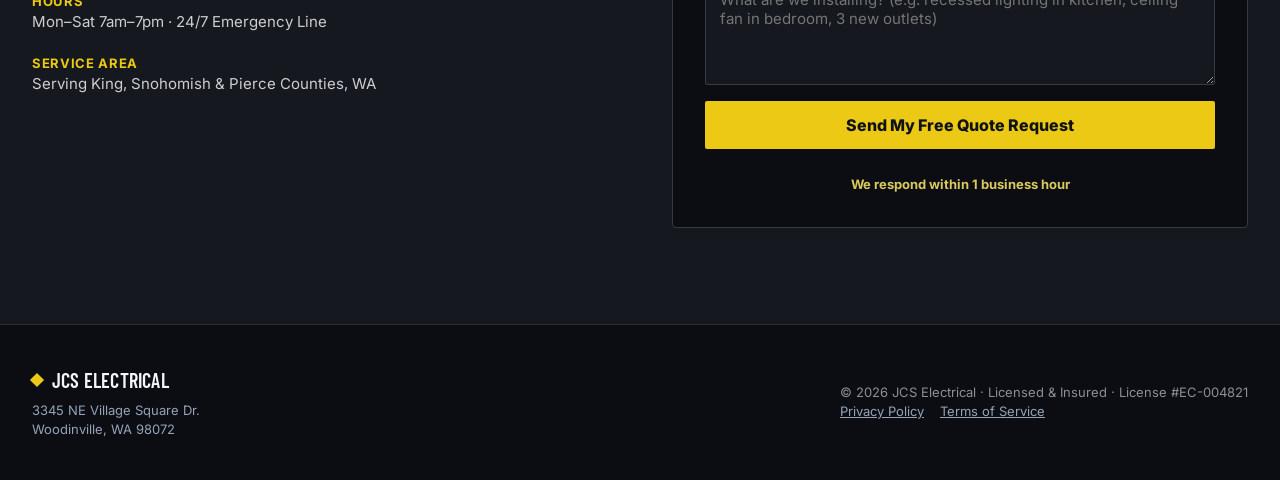
<file: lighting-outlet-installation/index.html>
<!DOCTYPE html>
<html lang="en">
<head>
  <meta charset="UTF-8">
  <meta name="viewport" content="width=device-width, initial-scale=1.0">
  <title>Lighting & Outlet Installation Seattle & Snohomish | Recessed Lighting, Ceiling Fans, Outlets | JCS Electrical</title>
  <meta name="description" content="Licensed &amp; insured electricians installing recessed lighting, ceiling fans, outlets &amp; switches across King &amp; Snohomish Counties. Upfront pricing, same-day scheduling. Call (425) 696-2234.">

  <!-- Open Graph / Meta -->
  <meta property="og:title" content="Lighting & Outlet Installation | JCS Electrical">
  <meta property="og:description" content="Recessed lighting, ceiling fans, switches &amp; safe outlet upgrades — installed cleanly and correctly. Licensed electricians in King &amp; Snohomish Counties.">
  <meta property="og:image" content="https://go.jcselectricalseattle.com/assets/gallery/gallery-2.webp">
  <meta property="og:url" content="https://go.jcselectricalseattle.com/lighting-outlet-installation/">

  <!-- Google Tag Manager -->
  <script>(function(w,d,s,l,i){w[l]=w[l]||[];w[l].push({'gtm.start':
  new Date().getTime(),event:'gtm.js'});var f=d.getElementsByTagName(s)[0],
  j=d.createElement(s),dl=l!='dataLayer'?'l='+l:'';j.async=true;j.src=
  'https://www.googletagmanager.com/gtm.js?id='+i+dl;f.parentNode.insertBefore(j,f);
  })(window,document,'script','dataLayer','GTM-WF25S3V5');</script>
  <!-- End Google Tag Manager -->

  <!-- Google Fonts & Stylesheets -->
  <link rel="preconnect" href="https://fonts.googleapis.com">
  <link rel="preconnect" href="https://fonts.gstatic.com" crossorigin>
  <link href="https://fonts.googleapis.com/css2?family=Barlow+Condensed:wght@700;800;900&family=Inter:wght@400;500;600;700&display=swap" rel="stylesheet">
  <link rel="stylesheet" href="/css/styles.css?v=2">
  <link rel="stylesheet" href="../css/styles.css?v=2">
  <link rel="icon" type="image/x-icon" href="../favicon.ico">

  <style>
    /* Critical Reviews Slider Layout & Full Component Fallbacks */
    .reviews-section {
      padding-top: 80px;
      padding-bottom: 80px;
      overflow: hidden;
      position: relative;
    }
    .reviews-slider-wrapper {
      width: 100%;
      overflow: hidden;
      position: relative;
      margin-top: 40px;
      mask-image: linear-gradient(to right, transparent 0%, black 6%, black 94%, transparent 100%);
      -webkit-mask-image: linear-gradient(to right, transparent 0%, black 6%, black 94%, transparent 100%);
    }
    .reviews-slider-track {
      display: flex !important;
      flex-direction: row !important;
      flex-wrap: nowrap !important;
      gap: 24px !important;
      width: max-content !important;
      min-width: max-content !important;
      animation: infiniteScroll 55s linear infinite !important;
      animation-play-state: running !important;
      will-change: transform;
    }
    .reviews-slider-track:hover,
    .reviews-slider-track *:hover {
      animation-play-state: running !important;
    }
    @keyframes infiniteScroll {
      0% { transform: translateX(0); }
      100% { transform: translateX(-50%); }
    }
    .google-review-card {
      width: 380px !important;
      min-width: 380px !important;
      max-width: 380px !important;
      flex-shrink: 0 !important;
      background: #1c1f26 !important;
      border: 1px solid rgba(255, 255, 255, 0.1) !important;
      border-radius: 12px !important;
      padding: 24px !important;
      display: flex !important;
      flex-direction: column !important;
      gap: 12px !important;
      box-shadow: 0 8px 24px rgba(0, 0, 0, 0.3) !important;
      text-align: left !important;
      box-sizing: border-box !important;
    }
    .gr-header {
      display: flex !important;
      align-items: flex-start !important;
      justify-content: space-between !important;
      gap: 12px !important;
      width: 100% !important;
    }
    .gr-author-info {
      display: flex !important;
      align-items: center !important;
      gap: 12px !important;
    }
    .gr-avatar {
      width: 42px !important;
      height: 42px !important;
      border-radius: 50% !important;
      display: flex !important;
      align-items: center !important;
      justify-content: center !important;
      font-weight: 700 !important;
      font-size: 16px !important;
      color: #ffffff !important;
      flex-shrink: 0 !important;
    }
    .gr-avatar-dark { background: #2a2f3d !important; color: #d9c95e !important; border: 1px solid rgba(255, 255, 255, 0.1) !important; }
    .gr-avatar-slate { background: #546e7a !important; color: #ffffff !important; }
    .gr-avatar-blue { background: #0288d1 !important; color: #ffffff !important; }
    .gr-avatar-green { background: #2e7d32 !important; color: #ffffff !important; }
    .gr-avatar-purple { background: #7b1fa2 !important; color: #ffffff !important; }
    .gr-avatar-magenta { background: #c2185b !important; color: #ffffff !important; }
    .gr-avatar-teal { background: #00796b !important; color: #ffffff !important; }

    .gr-author-name {
      font-weight: 700 !important;
      font-size: 15px !important;
      color: #ffffff !important;
      display: flex !important;
      align-items: center !important;
      gap: 4px !important;
      margin: 0 !important;
      line-height: 1.2 !important;
    }
    .gr-ext-icon {
      font-size: 12px !important;
      color: #94a3b8 !important;
      display: inline-block !important;
    }
    .gr-author-subtext {
      font-size: 12px !important;
      color: #94a3b8 !important;
      margin-top: 2px !important;
      line-height: 1.3 !important;
    }
    .gr-google-logo {
      display: flex !important;
      align-items: center !important;
      justify-content: center !important;
      padding: 6px !important;
      background: rgba(255, 255, 255, 0.04) !important;
      border: 1px solid rgba(255, 255, 255, 0.08) !important;
      border-radius: 6px !important;
      flex-shrink: 0 !important;
    }
    .gr-rating-row {
      display: flex !important;
      align-items: center !important;
      gap: 10px !important;
    }
    .gr-stars {
      color: #f59e0b !important;
      font-size: 15px !important;
      letter-spacing: 2px !important;
      line-height: 1 !important;
    }
    .gr-time {
      font-size: 13px !important;
      color: #94a3b8 !important;
    }
    .gr-review-title {
      font-weight: 700 !important;
      font-size: 15px !important;
      color: #ffffff !important;
      margin: 0 !important;
    }
    .gr-tag-pill {
      display: inline-block !important;
      font-size: 12px !important;
      font-weight: 600 !important;
      color: #cbd5e1 !important;
      background: rgba(255, 255, 255, 0.06) !important;
      border: 1px solid rgba(255, 255, 255, 0.1) !important;
      border-radius: 12px !important;
      padding: 4px 10px !important;
      align-self: flex-start !important;
    }
    .gr-review-text {
      font-size: 14px !important;
      line-height: 1.55 !important;
      color: #cbd5e1 !important;
      margin: 0 !important;
    }

    /* Custom Lighting Page Layout & Symmetry Fixes */
    .lo-features-grid {
      display: grid;
      grid-template-columns: repeat(4, 1fr) !important;
      gap: 24px !important;
      margin-bottom: 48px !important;
    }
    @media (max-width: 1024px) {
      .lo-features-grid {
        grid-template-columns: repeat(2, 1fr) !important;
      }
    }
    @media (max-width: 600px) {
      .lo-features-grid {
        grid-template-columns: 1fr !important;
      }
    }

    .lo-services-grid {
      display: grid;
      grid-template-columns: repeat(4, 1fr);
      gap: 16px;
      margin-top: 32px;
    }
    @media (max-width: 900px) {
      .lo-services-grid {
        grid-template-columns: repeat(2, 1fr);
      }
    }
    @media (max-width: 480px) {
      .lo-services-grid {
        grid-template-columns: repeat(2, 1fr);
        gap: 10px;
      }
    }

    .lo-service-card {
      background: oklch(20% 0.01 260);
      border: 1px solid oklch(30% 0.01 260);
      border-radius: 10px;
      padding: 20px 16px;
      text-align: center;
      font-weight: 600;
      color: oklch(95% 0.005 260);
      font-size: 14px;
      display: flex;
      flex-direction: column;
      align-items: center;
      justify-content: center;
      gap: 10px;
      transition: transform 0.2s ease, border-color 0.2s ease, box-shadow 0.2s ease;
    }
    .lo-service-card:hover {
      border-color: var(--accent-gold);
      transform: translateY(-3px);
      box-shadow: 0 8px 20px rgba(0, 0, 0, 0.4);
    }
    .lo-service-icon {
      display: flex;
      align-items: center;
      justify-content: center;
      width: 42px;
      height: 42px;
      background: rgba(217, 201, 94, 0.1);
      border-radius: 8px;
    }
    .gallery-caption {
      padding: 12px 16px;
      font-size: 13px;
      color: #94a3b8;
      background: oklch(18% 0.01 260);
      border-top: 1px solid oklch(28% 0.01 260);
      text-align: center;
      font-weight: 500;
    }

    /* Hero Quiz-Style Lead Form (replaces hero image) */
    .hero-quiz-wrapper {
      display: flex;
      flex-direction: column;
    }

    .quiz-card {
      background: var(--bg-card);
      border: 1px solid var(--border-color-light);
      border-radius: var(--radius-md);
      padding: 32px;
      position: relative;
      overflow: hidden;
    }

    .quiz-progress-track {
      height: 6px;
      background: var(--bg-subtle);
      border-radius: 4px;
      overflow: hidden;
      margin-bottom: 24px;
    }

    .quiz-progress-fill {
      height: 100%;
      background: var(--accent-gold);
      border-radius: 4px;
      transition: width 0.35s ease;
      width: 33.3%;
    }

    .quiz-step-label {
      font-family: var(--font-body);
      font-weight: 700;
      font-size: 12px;
      letter-spacing: 0.06em;
      text-transform: uppercase;
      color: var(--text-dim);
      margin-bottom: 8px;
    }

    .quiz-question {
      font-family: var(--font-heading);
      font-weight: 700;
      font-size: 26px;
      line-height: 1.15;
      text-transform: uppercase;
      margin-bottom: 22px;
      color: var(--text-main);
    }

    .quiz-options {
      display: flex;
      flex-direction: column;
      gap: 12px;
      margin-bottom: 8px;
    }

    .quiz-option {
      display: flex;
      align-items: center;
      justify-content: space-between;
      gap: 12px;
      width: 100%;
      text-align: left;
      background: var(--bg-main);
      border: 1px solid var(--border-color);
      color: var(--text-main);
      font-family: var(--font-body);
      font-size: 16px;
      font-weight: 600;
      padding: 16px 18px;
      border-radius: var(--radius-sm);
      cursor: pointer;
      transition: border-color var(--transition-fast), background var(--transition-fast), transform var(--transition-fast);
    }

    .quiz-option:hover {
      border-color: var(--accent-gold);
      background: var(--bg-card-hover);
      transform: translateX(2px);
    }

    .quiz-option-arrow {
      color: var(--accent-gold);
      font-size: 18px;
      flex-shrink: 0;
    }

    .quiz-back {
      display: inline-flex;
      align-items: center;
      gap: 6px;
      background: transparent;
      border: none;
      color: var(--text-dim);
      font-family: var(--font-body);
      font-size: 14px;
      font-weight: 600;
      cursor: pointer;
      padding: 0;
      margin-top: 18px;
    }

    .quiz-back:hover {
      color: var(--accent-gold);
    }

    .quiz-contact-form {
      display: flex;
      flex-direction: column;
      gap: 14px;
    }

    .quiz-recap {
      background: var(--bg-main);
      border: 1px solid var(--border-color);
      border-radius: var(--radius-sm);
      padding: 12px 16px;
      font-size: 14px;
      color: var(--text-muted);
      margin-bottom: 20px;
    }

    .quiz-recap b {
      color: var(--accent-gold);
    }

    .quiz-error {
      display: none;
      color: oklch(72% 0.19 25);
      font-size: 13px;
      font-weight: 600;
      margin-top: -6px;
    }

    .quiz-error.is-visible {
      display: block;
    }

    .quiz-trust-row {
      display: flex;
      justify-content: center;
      gap: 20px;
      flex-wrap: wrap;
      margin-top: 20px;
      font-size: 13px;
      color: var(--text-dim);
    }

    @media (max-width: 480px) {
      .quiz-card { padding: 24px 20px; }
      .quiz-question { font-size: 22px; }
    }
  </style>

  <!-- Structured Data Schema -->
  <script type="application/ld+json">
  {
    "@context": "https://schema.org",
    "@type": "Electrician",
    "name": "JCS Electrical - Lighting & Outlet Installation",
    "@id": "https://go.jcselectricalseattle.com/lighting-outlet-installation/#electrician",
    "url": "https://go.jcselectricalseattle.com/lighting-outlet-installation/",
    "telephone": "+1-425-696-2234",
    "priceRange": "$$",
    "address": {
      "@type": "PostalAddress",
      "streetAddress": "3345 NE Village Square Dr.",
      "addressLocality": "Woodinville",
      "addressRegion": "WA",
      "postalCode": "98072",
      "addressCountry": "US"
    },
    "geo": {
      "@type": "GeoCoordinates",
      "latitude": 47.7543,
      "longitude": -122.1635
    },
    "openingHoursSpecification": {
      "@type": "OpeningHoursSpecification",
      "dayOfWeek": ["Monday", "Tuesday", "Wednesday", "Thursday", "Friday", "Saturday"],
      "opens": "07:00",
      "closes": "19:00"
    },
    "areaServed": [
      "Seattle", "Woodinville", "Bothell", "Kirkland", "Redmond", "Bellevue",
      "Issaquah", "Sammamish", "Snohomish", "Everett", "Lynnwood"
    ],
    "hasOfferCatalog": {
      "@type": "OfferCatalog",
      "name": "Lighting & Outlet Installation Services",
      "itemListElement": [
        {
          "@type": "Offer",
          "itemOffered": {
            "@type": "Service",
            "name": "Recessed & Can Lighting Installation"
          }
        },
        {
          "@type": "Offer",
          "itemOffered": {
            "@type": "Service",
            "name": "Outlet, Switch & GFCI Installation"
          }
        }
      ]
    }
  }
  </script>
</head>
<body>
  <!-- Google Tag Manager (noscript) -->
  <noscript><iframe src="https://www.googletagmanager.com/ns.html?id=GTM-WF25S3V5"
  height="0" width="0" style="display:none;visibility:hidden"></iframe></noscript>
  <!-- End Google Tag Manager (noscript) -->

  <!-- 1. EMERGENCY TOP BANNER -->
  <div class="emergency-banner">
    <span class="emergency-dot"></span>
    <span>LICENSED LIGHTING &amp; OUTLET INSTALLERS — CALL NOW: <a href="tel:4256962234" style="color:inherit; text-decoration:underline;">(425) 696-2234</a></span>
  </div>

  <!-- 2. SITE HEADER & NAVIGATION -->
  <header class="site-header">
    <div class="container header-container">
      <a href="../" class="logo">
        <span class="logo-icon"></span>
        JCS ELECTRICAL
      </a>

      <!-- Header Actions -->
      <div class="header-actions">
        <a href="tel:4256962234" class="phone-link">(425) 696-2234</a>
        <a href="#contact" class="btn-primary">Get Your Free Quote</a>
      </div>
    </div>
  </header>

  <!-- 3. HERO SECTION (DEDICATED LIGHTING & OUTLETS) -->
  <section id="hero" class="hero-section container">
    <div>
      <div class="heading-tag">
        <div class="heading-tag-line"></div>
        <span class="heading-tag-text">LICENSED LIGHTING &amp; OUTLET INSTALLERS</span>
      </div>
      <h1 class="hero-headline">
        Get a Real Price on Your Lighting or Outlet Job in 30 Seconds.
      </h1>
      <ul class="hero-bullets">
        <li class="hero-bullet-item"><span class="hero-bullet-check">✓</span> Recessed lighting, ceiling fans &amp; outlet installs</li>
        <li class="hero-bullet-item"><span class="hero-bullet-check">✓</span> Code-compliant GFCI &amp; switch upgrades</li>
        <li class="hero-bullet-item"><span class="hero-bullet-check">✓</span> Guaranteed upfront pricing — no surprises</li>
        <li class="hero-bullet-item"><span class="hero-bullet-check">✓</span> Licensed, insured &amp; same-day quotes</li>
      </ul>
      <div class="hero-cta-group">
        <a href="tel:4256962234" class="btn-secondary">Or call (425) 696-2234</a>
      </div>
    </div>
    <div class="hero-quiz-wrapper">
      <div class="quiz-card">
        <div class="quiz-progress-track">
          <div class="quiz-progress-fill" id="quizProgressFill"></div>
        </div>
        <div id="quizStepContainer"></div>
      </div>
      <div class="quiz-trust-row">
        <span>✓ Licensed &amp; Insured</span>
        <span>✓ 4.9★ Rated</span>
        <span>✓ No Spam, Ever</span>
      </div>
    </div>
  </section>

  <!-- 4. STATS BAR -->
  <section class="stats-section">
    <div class="container stats-grid">
      <div>
        <div class="stat-value">100%</div>
        <div class="stat-label">Family-Owned</div>
      </div>
      <div>
        <div class="stat-value">4.9 ★</div>
        <div class="stat-label">Average Rating</div>
      </div>
      <div>
        <div class="stat-value">3,200+</div>
        <div class="stat-label">Jobs Completed</div>
      </div>
      <div>
        <div class="stat-value">Same-Day</div>
        <div class="stat-label">Quote Response</div>
      </div>
    </div>
  </section>

  <!-- 5. OUR WORK / REAL LIGHTING & OUTLET PHOTOS -->
  <section id="work" class="gallery-section">
    <div class="container">
      <div class="gallery-header">
        <div class="heading-tag" style="justify-content: center;">
          <div class="heading-tag-line"></div>
          <span class="heading-tag-text">Real Job Photos</span>
        </div>
        <h2 class="section-title">Recent Lighting &amp; Outlet Work in King &amp; Snohomish</h2>
        <p style="color: oklch(75% 0.01 260); text-align: center; max-width: 680px; margin: 12px auto 0;">
          Inspect real, completed wiring, outlet, and lighting work done by Justin &amp; the JCS Electrical team in local customer homes.
        </p>
      </div>

      <div class="gallery-grid" style="grid-template-columns: repeat(auto-fit, minmax(300px, 1fr));">
        <div class="gallery-item">
          <img src="../assets/gallery/gallery-2.webp" alt="JCS Electrical technician testing a newly wired outlet" loading="lazy">
          <div class="gallery-caption">
            Outlet Wiring &amp; Safety Testing — Snohomish County, WA
          </div>
        </div>
        <div class="gallery-item">
          <img src="../assets/images/img_2.webp" alt="JCS Electrical technician performing residential electrical work" loading="lazy">
          <div class="gallery-caption">
            Residential Wiring &amp; Fixture Work — King County, WA
          </div>
        </div>
      </div>
    </div>
  </section>

  <!-- 6. WHY CHOOSE JCS FOR LIGHTING & OUTLETS -->
  <section class="why-section">
    <div class="container">
      <div class="gallery-header">
        <div class="heading-tag" style="justify-content: center;">
          <div class="heading-tag-line"></div>
          <span class="heading-tag-text">Why Homeowners Choose Us</span>
        </div>
        <h2 class="section-title">Small Jobs Done With the Same Care as Big Ones</h2>
      </div>

      <div class="why-grid lo-features-grid">
        <div class="why-card">
          <div class="why-number">01</div>
          <h3 class="why-title">Brighter, Modern Rooms</h3>
          <p class="why-desc">Recessed and can lighting installed cleanly through drywall or ceiling joists, with no patch-up mess left behind.</p>
        </div>
        <div class="why-card">
          <div class="why-number">02</div>
          <h3 class="why-title">Safer, Code-Compliant Outlets</h3>
          <p class="why-desc">Old two-prong outlets, overloaded circuits, and missing GFCI protection in kitchens &amp; bathrooms are common code violations — we fix them right.</p>
        </div>
        <div class="why-card">
          <div class="why-number">03</div>
          <h3 class="why-title">Ceiling Fans &amp; Switches</h3>
          <p class="why-desc">Properly braced ceiling fan boxes and dimmer/smart switch installs so nothing wobbles, hums, or trips a breaker.</p>
        </div>
        <div class="why-card">
          <div class="why-number">04</div>
          <h3 class="why-title">Permitted &amp; Safe Installation</h3>
          <p class="why-desc">As licensed WA electrical contractors, we pull permits when required and leave every job inspection-ready.</p>
        </div>
      </div>

      <!-- SERVICES OFFERED -->
      <div style="margin-top: 60px;">
        <h3 style="text-align: center; font-family: var(--font-heading); font-size: 28px; font-weight: 800; text-transform: uppercase; letter-spacing: 0.5px; color: var(--text-main);">
          Lighting &amp; Outlet Services We Handle
        </h3>
        <div class="lo-services-grid">
          <div class="lo-service-card">
            <span class="lo-service-icon"><svg width="24" height="24" viewBox="0 0 24 24" fill="none" stroke="var(--accent-gold)" stroke-width="2" stroke-linecap="round" stroke-linejoin="round"><circle cx="12" cy="12" r="4"></circle><path d="M12 2v2M12 20v2M4.93 4.93l1.41 1.41M17.66 17.66l1.41 1.41M2 12h2M20 12h2M6.34 17.66l-1.41 1.41M19.07 4.93l-1.41 1.41"></path></svg></span>
            Recessed &amp; Can Lighting
          </div>
          <div class="lo-service-card">
            <span class="lo-service-icon"><svg width="24" height="24" viewBox="0 0 24 24" fill="none" stroke="var(--accent-gold)" stroke-width="2" stroke-linecap="round" stroke-linejoin="round"><rect x="4" y="3" width="16" height="18" rx="2"></rect><circle cx="9" cy="9" r="1.5" fill="var(--accent-gold)"></circle><circle cx="15" cy="9" r="1.5" fill="var(--accent-gold)"></circle><path d="M12 14v3"></path></svg></span>
            Outlet &amp; GFCI Installation
          </div>
          <div class="lo-service-card">
            <span class="lo-service-icon"><svg width="24" height="24" viewBox="0 0 24 24" fill="none" stroke="var(--accent-gold)" stroke-width="2" stroke-linecap="round" stroke-linejoin="round"><path d="M12 2a5 5 0 0 0-5 5c0 3 5 8 5 8s5-5 5-8a5 5 0 0 0-5-5z"></path><path d="M8 21h8M12 17v4"></path></svg></span>
            Ceiling Fan Installation
          </div>
          <div class="lo-service-card">
            <span class="lo-service-icon"><svg width="24" height="24" viewBox="0 0 24 24" fill="none" stroke="var(--accent-gold)" stroke-width="2" stroke-linecap="round" stroke-linejoin="round"><rect x="9" y="2" width="6" height="8" rx="1"></rect><path d="M12 10v4M8 22h8M9 22c0-3 1-4 3-6 2 2 3 3 3 6"></path></svg></span>
            Dimmer &amp; Smart Switches
          </div>
          <div class="lo-service-card">
            <span class="lo-service-icon"><svg width="24" height="24" viewBox="0 0 24 24" fill="none" stroke="var(--accent-gold)" stroke-width="2" stroke-linecap="round" stroke-linejoin="round"><path d="M12 3v2M12 19v2M5 5l1.5 1.5M17.5 17.5L19 19M3 12h2M19 12h2M5 19l1.5-1.5M17.5 6.5L19 5"></path><circle cx="12" cy="12" r="3"></circle></svg></span>
            Outdoor &amp; Landscape Lighting
          </div>
          <div class="lo-service-card">
            <span class="lo-service-icon"><svg width="24" height="24" viewBox="0 0 24 24" fill="none" stroke="var(--accent-gold)" stroke-width="2" stroke-linecap="round" stroke-linejoin="round"><path d="M6 2l1.5 6h9L18 2"></path><path d="M6.5 8a5.5 5.5 0 0 0 11 0"></path><path d="M12 13.5V22"></path></svg></span>
            Chandelier &amp; Fixture Mounting
          </div>
          <div class="lo-service-card">
            <span class="lo-service-icon"><svg width="24" height="24" viewBox="0 0 24 24" fill="none" stroke="var(--accent-gold)" stroke-width="2" stroke-linecap="round" stroke-linejoin="round"><path d="M4 6h16M4 12h16M4 18h10"></path></svg></span>
            Room &amp; Whole-Home Rewiring
          </div>
          <div class="lo-service-card">
            <span class="lo-service-icon"><svg width="24" height="24" viewBox="0 0 24 24" fill="none" stroke="var(--accent-gold)" stroke-width="2" stroke-linecap="round" stroke-linejoin="round"><path d="M13 2 3 14h9l-1 8 10-12h-9l1-8z"></path></svg></span>
            USB &amp; Smart Outlets
          </div>
        </div>
      </div>
    </div>
  </section>

  <!-- 6.5 REVIEWS SECTION (INFINITE SCROLLING GOOGLE REVIEWS SLIDER) -->
  <section id="reviews" class="reviews-section">
    <div class="container">
      <div class="reviews-header" style="text-align: center;">
        <div class="heading-tag" style="justify-content: center;">
          <div class="heading-tag-line"></div>
          <span class="heading-tag-text">GOOGLE REVIEWS</span>
        </div>
        <h2 class="section-title">What your neighbors say</h2>
      </div>
    </div>

    <div class="reviews-slider-wrapper">
      <div class="reviews-slider-track" id="reviewsTrack"></div>
    </div>
  </section>

  <!-- 7. FAQ SECTION -->
  <section id="faq" class="container faq-section">
    <div class="gallery-header">
      <div class="heading-tag" style="justify-content: center;">
        <div class="heading-tag-line"></div>
        <span class="heading-tag-text">Common Questions</span>
      </div>
      <h2 class="section-title">Lighting &amp; Outlet Installation FAQ</h2>
    </div>

    <div class="faq-list">
      <div class="faq-item is-open">
        <div class="faq-question">
          <span>How much does it cost to install recessed lighting?</span>
          <span class="faq-toggle-icon">+</span>
        </div>
        <div class="faq-answer">
          Cost depends on the number of fixtures, ceiling access (open joists vs. finished drywall), and whether new switch wiring is needed. We give an exact, upfront flat-rate quote before any work starts — no hourly surprises.
        </div>
      </div>

      <div class="faq-item">
        <div class="faq-question">
          <span>Do my kitchen and bathroom outlets need to be GFCI?</span>
          <span class="faq-toggle-icon">+</span>
        </div>
        <div class="faq-answer">
          Yes — current electrical code requires GFCI (ground-fault) protection on outlets in kitchens, bathrooms, garages, and outdoor areas. If your home still has older two-prong or non-GFCI outlets in these spaces, we can upgrade them to bring your home up to code.
        </div>
      </div>

      <div class="faq-item">
        <div class="faq-question">
          <span>Can you install a ceiling fan where a light fixture used to be?</span>
          <span class="faq-toggle-icon">+</span>
        </div>
        <div class="faq-answer">
          Usually, yes — but standard light fixture boxes aren't always rated to support a fan's weight and vibration. We check the existing box and swap in a properly rated, braced fan box when needed so it's installed safely.
        </div>
      </div>

      <div class="faq-item">
        <div class="faq-question">
          <span>Do you handle municipal electrical permits and inspections?</span>
          <span class="faq-toggle-icon">+</span>
        </div>
        <div class="faq-answer">
          Yes, 100%. As licensed, bonded, and insured WA electrical contractors (License # JCSECEL760DM), we pull all necessary city/county electrical permits and schedule inspector sign-offs so your installation is completely safe and code-compliant.
        </div>
      </div>
    </div>
  </section>

  <!-- 8. CONTACT / LEAD QUOTE FORM -->
  <section id="contact" class="contact-section">
    <div class="container contact-grid">
      <div>
        <div class="heading-tag">
          <div class="heading-tag-line"></div>
          <span class="heading-tag-text">Get In Touch</span>
        </div>
        <h2 class="section-title" style="margin-bottom: 20px;">Request Lighting &amp; Outlet Installation</h2>
        <p class="about-paragraph">
          Tell us what you need lit up, wired, or fixed. We'll respond same-day with an honest, upfront estimate.
        </p>

        <div class="contact-info-list">
          <div>
            <div class="info-label">Call or Text</div>
            <a href="tel:4256962234" class="info-value-lg">(425) 696-2234</a>
          </div>
          <div>
            <div class="info-label">Hours</div>
            <div class="info-value">Mon–Sat 7am–7pm · 24/7 Emergency Line</div>
          </div>
          <div>
            <div class="info-label">Service Area</div>
            <div class="info-value">Serving King, Snohomish &amp; Pierce Counties, WA</div>
          </div>
        </div>
      </div>

      <!-- Lead Quote Form -->
      <div>
        <form class="contact-form" id="quoteForm">
          <input type="text" required placeholder="Full Name" class="form-control">
          <input type="tel" required placeholder="Phone Number" class="form-control">
          <input type="email" placeholder="Email Address" class="form-control">
          <select class="form-control">
            <option value="">What do you need help with?</option>
            <option selected>Lighting Installation</option>
            <option>Residential Wiring &amp; Repairs</option>
            <option>Panel Upgrades</option>
            <option>EV Charger Install</option>
            <option>Emergency Repairs</option>
            <option>Generator Installation</option>
            <option>Other Electrical Project</option>
          </select>
          <textarea placeholder="What are we installing? (e.g. recessed lighting in kitchen, ceiling fan in bedroom, 3 new outlets)" rows="4" class="form-control"></textarea>
          <button type="submit" class="btn-primary" style="width: 100%;">Send My Free Quote Request</button>
          <p style="font-size: 13px; color: #d9c95e; font-weight: 700; margin-top: 10px; text-align: center;">We respond within 1 business hour</p>
        </form>

        <!-- Form Success State -->
        <div class="form-success-card" id="formSuccessCard">
          <div class="avatar-initials" style="font-size: 20px; width: 44px; height: 44px;">✓</div>
          <h3 class="section-title" style="font-size: 24px;">Request Received!</h3>
          <p class="about-paragraph" style="margin: 0;">Thanks — we'll call you back same-day to schedule your free quote.</p>
        </div>
      </div>
    </div>
  </section>

  <!-- 9. SITE FOOTER -->
  <footer class="site-footer">
    <div class="container footer-container">
      <div class="footer-brand">
        <div class="logo" style="font-size: 20px;">
          <span class="logo-icon" style="width: 10px; height: 10px;"></span>
          JCS ELECTRICAL
        </div>
        <div style="font-size: 13px; color: #94a3b8; margin-top: 6px; line-height: 1.5;">
          3345 NE Village Square Dr.<br>
          Woodinville, WA 98072
        </div>
      </div>
      <div class="footer-copy">
        © 2026 JCS Electrical · Licensed &amp; Insured · License #EC-004821<br>
        <a href="../privacy-policy/" style="color:#94a3b8; margin-right: 12px; text-decoration: underline;">Privacy Policy</a>
        <a href="../terms-of-service/" style="color:#94a3b8; text-decoration: underline;">Terms of Service</a>
      </div>
    </div>
  </footer>

  <script src="../js/main.js"></script>

  <!-- Reviews data + render (shared review set, lighting/wiring-relevant review surfaced first) -->
  <script>
    (function () {
      var reviews = [
        { initials: "m", cls: "gr-avatar-purple", name: "mike7great", meta: "5 reviews • 0 photos", time: "Apr 27, 2025", tag: null, title: null, text: "They do things neat and are very knowledgeable. They explained all their actions, so I felt confidence in their job of setting up and wiring light fixtures in a bedroom. Would recommend them to a friend." },
        { initials: "DS", cls: "gr-avatar-dark", name: "Daniel Savchik", meta: "Local Guide • 23 reviews • 6 photos", time: "28 weeks ago", tag: null, title: "Great price", text: "Justin knocked it out of the park on my Tesla charger install. Super quick to respond, easy to communicate with, and showed up ready to get it done right. The whole process was smooth — clean work, no shortcuts, and everything looks great. You can tell he knows what he’s doing." },
        { initials: "A", cls: "gr-avatar-slate", name: "Alex Murray", meta: "3 reviews • 0 photos", time: "39 weeks ago", tag: "Great price • $800–1,000", title: null, text: "JCS electrical was fantastic to work with. They are super responsive, everything was completed quick and they saved me lots of money offering different solutions to my issues. I would highly recommend them and I will gladly go to them again for any work I need done in the future." },
        { initials: "MD", cls: "gr-avatar-dark", name: "Manny Dunham", meta: "3 reviews • 0 photos", time: "46 weeks ago", tag: "Reasonable price • $2,000+", title: null, text: "Fast reliable work. Definitely a I’ll use them again." },
        { initials: "L", cls: "gr-avatar-blue", name: "Laura Davis", meta: "5 reviews • 0 photos", time: "49 weeks ago", tag: null, title: null, text: "Khalid and Malachi were awesome, professional and did a great job repairing my electrical issue !" },
        { initials: "E", cls: "gr-avatar-green", name: "Eddie Sanchez", meta: "3 reviews • 6 photos", time: "Jul 13, 2025", tag: null, title: null, text: "I’ve worked with JCS Electric since the early days, and the quality of their work has remained solid across every project. They’re dependable, efficient, and consistently deliver clean, professional electrical installations that meet code and hold up over time." },
        { initials: "AJ", cls: "gr-avatar-dark", name: "ashish jain", meta: "Local Guide • 20 reviews • 0 photos", time: "Jun 6, 2025", tag: "Reasonable price", title: null, text: "I recently call JCS to fix a switch in one of my bathroom. I was helped by Dustin who was thorough professional. He understood the problem, explained it very clearly and then properly fixed it. Whole process of scheduling, getting someone to help was very smooth. Best part is that JCS have an AI enabled automated system to answer their call which works really well." },
        { initials: "AO", cls: "gr-avatar-slate", name: "Amy O'Neill", meta: "8 reviews • 1 photo", time: "Apr 10, 2025", tag: null, title: null, text: "We hired JCS Electrical to install a whole home generator after losing power for a week following the last bomb cyclone. Justin provided a comprehensive report with generator options based on our needs. He was very communicative and professional throughout the entire process and handled all the necessary permits and contractors. I would highly recommend JCS Electrical and plan to hire them again!" },
        { initials: "D", cls: "gr-avatar-teal", name: "Devanshu Singh", meta: "2 reviews • 3 photos", time: "Apr 5, 2025", tag: null, title: null, text: "Such a pleasant and professional experience. From now on, JCS electrical will be my go to service for my beloved home. Couldn’t entrust a better team with this responsibility." },
        { initials: "C", cls: "gr-avatar-magenta", name: "Chris Hopwo", meta: "2 reviews • 0 photos", time: "Mar 20, 2025", tag: null, title: null, text: "JCS Electrical was responsive, professional and on time for our appointment. The work was excellent, completed in a timely matter at the price we were quoted. We recommend them for any work you need done." }
      ];

      var googleLogo = '<div class="gr-google-logo" aria-label="Google Review"><svg width="20" height="20" viewBox="0 0 24 24"><path fill="#4285F4" d="M22.56 12.25c0-.78-.07-1.53-.2-2.25H12v4.26h5.92c-.26 1.37-1.04 2.53-2.21 3.31v2.77h3.57c2.08-1.92 3.28-4.74 3.28-8.09z"/><path fill="#34A853" d="M12 23c2.97 0 5.46-.98 7.28-2.66l-3.57-2.77c-.98.66-2.23 1.06-3.71 1.06-2.86 0-5.29-1.93-6.16-4.53H2.18v2.84C3.99 20.53 7.7 23 12 23z"/><path fill="#FBBC05" d="M5.84 14.09c-.22-.66-.35-1.36-.35-2.09s.13-1.43.35-2.09V7.06H2.18C1.43 8.55 1 10.22 1 12s.43 3.45 1.18 4.94l2.85-2.22.81-.63z"/><path fill="#EA4335" d="M12 5.38c1.62 0 3.06.56 4.21 1.64l3.15-3.15C17.45 2.09 14.97 1 12 1 7.7 1 3.99 3.47 2.18 7.06l3.66 2.84c.87-2.6 3.3-4.52 6.16-4.52z"/></svg></div>';

      function esc(s) {
        return s.replace(/&/g, "&amp;").replace(/</g, "&lt;").replace(/>/g, "&gt;");
      }

      function cardHtml(r, hidden) {
        return '' +
          '<div class="google-review-card"' + (hidden ? ' aria-hidden="true"' : '') + '>' +
            '<div class="gr-header">' +
              '<div class="gr-author-info">' +
                '<div class="gr-avatar ' + r.cls + '">' + esc(r.initials) + '</div>' +
                '<div>' +
                  '<div class="gr-author-name">' + esc(r.name) + ' <span class="gr-ext-icon">↗</span></div>' +
                  '<div class="gr-author-subtext">' + esc(r.meta) + '</div>' +
                '</div>' +
              '</div>' +
              googleLogo +
            '</div>' +
            '<div class="gr-rating-row"><div class="gr-stars">★★★★★</div><span class="gr-time">' + esc(r.time) + '</span></div>' +
            (r.tag ? '<div class="gr-tag-pill">' + esc(r.tag) + '</div>' : '') +
            (r.title ? '<div class="gr-review-title">' + esc(r.title) + '</div>' : '') +
            '<p class="gr-review-text">' + esc(r.text) + '</p>' +
          '</div>';
      }

      var html = reviews.map(function (r) { return cardHtml(r, false); }).join('') +
                 reviews.map(function (r) { return cardHtml(r, true); }).join('');
      document.getElementById('reviewsTrack').innerHTML = html;
    })();
  </script>

  <!-- Hero Quiz-Style Lead Form -->
  <script>
    (function () {
      var answers = { service: '', timeline: '', name: '', phone: '', email: '' };
      var step = 1;
      var TOTAL_STEPS = 3;

      var container = document.getElementById('quizStepContainer');
      var progressFill = document.getElementById('quizProgressFill');
      if (!container || !progressFill) return;

      var serviceOptions = [
        'Recessed / Can Lighting',
        'Ceiling Fan Installation',
        'Outlet or Switch Upgrade',
        'Not Sure — Just Need an Electrician'
      ];

      var timelineOptions = [
        'ASAP — This Week',
        'Within the Next Month',
        'Just Getting Quotes'
      ];

      function esc(s) {
        return String(s).replace(/&/g, '&amp;').replace(/</g, '&lt;').replace(/>/g, '&gt;');
      }

      function setProgress() {
        progressFill.style.width = ((step - 1) / TOTAL_STEPS * 100 + 100 / TOTAL_STEPS) + '%';
      }

      function renderStep1() {
        step = 1;
        setProgress();
        var html = '' +
          '<div class="quiz-step-label">Step 1 of ' + TOTAL_STEPS + '</div>' +
          '<div class="quiz-question">What do you need help with?</div>' +
          '<div class="quiz-options" id="quizOptions"></div>';
        container.innerHTML = html;
        var optWrap = document.getElementById('quizOptions');
        serviceOptions.forEach(function (opt) {
          var btn = document.createElement('button');
          btn.type = 'button';
          btn.className = 'quiz-option';
          btn.innerHTML = '<span>' + esc(opt) + '</span><span class="quiz-option-arrow">→</span>';
          btn.addEventListener('click', function () {
            answers.service = opt;
            renderStep2();
          });
          optWrap.appendChild(btn);
        });
      }

      function renderStep2() {
        step = 2;
        setProgress();
        var html = '' +
          '<div class="quiz-step-label">Step 2 of ' + TOTAL_STEPS + '</div>' +
          '<div class="quiz-question">How soon do you need this done?</div>' +
          '<div class="quiz-options" id="quizOptions"></div>' +
          '<button type="button" class="quiz-back" id="quizBack1">← Back</button>';
        container.innerHTML = html;
        var optWrap = document.getElementById('quizOptions');
        timelineOptions.forEach(function (opt) {
          var btn = document.createElement('button');
          btn.type = 'button';
          btn.className = 'quiz-option';
          btn.innerHTML = '<span>' + esc(opt) + '</span><span class="quiz-option-arrow">→</span>';
          btn.addEventListener('click', function () {
            answers.timeline = opt;
            renderStep3();
          });
          optWrap.appendChild(btn);
        });
        document.getElementById('quizBack1').addEventListener('click', renderStep1);
      }

      function renderStep3() {
        step = 3;
        setProgress();
        var html = '' +
          '<div class="quiz-step-label">Step 3 of ' + TOTAL_STEPS + '</div>' +
          '<div class="quiz-question">Where should we send your quote?</div>' +
          '<div class="quiz-recap"><b>' + esc(answers.service) + '</b> · ' + esc(answers.timeline) + '</div>' +
          '<form class="quiz-contact-form" id="quizContactForm">' +
            '<input type="text" placeholder="Full Name" class="form-control" id="quizName">' +
            '<input type="tel" placeholder="Phone Number" class="form-control" id="quizPhone">' +
            '<input type="email" placeholder="Email Address (optional)" class="form-control" id="quizEmail">' +
            '<div class="quiz-error" id="quizError">Please enter your name and phone number.</div>' +
            '<button type="submit" class="btn-primary" style="width: 100%; margin-top: 4px;">Get My Free Quote</button>' +
          '</form>' +
          '<button type="button" class="quiz-back" id="quizBack2">← Back</button>';
        container.innerHTML = html;

        document.getElementById('quizBack2').addEventListener('click', renderStep2);
        document.getElementById('quizContactForm').addEventListener('submit', function (e) {
          e.preventDefault();
          var name = document.getElementById('quizName').value.trim();
          var phone = document.getElementById('quizPhone').value.trim();
          var email = document.getElementById('quizEmail').value.trim();
          var errorEl = document.getElementById('quizError');

          if (!name || !phone) {
            errorEl.classList.add('is-visible');
            return;
          }
          errorEl.classList.remove('is-visible');

          answers.name = name;
          answers.phone = phone;
          answers.email = email;

          submitQuiz();
        });
      }

      function submitQuiz() {
        var parts = answers.name.split(' ');
        var firstName = parts[0] || '';
        var lastName = parts.slice(1).join(' ') || '';
        var notes = 'Quiz answers — Service: ' + answers.service + ' | Timeline: ' + answers.timeline;

        var webhookPayload = {
          locationId: 'iDdhTAYwVIzsWgprAeiV',
          firstName: firstName,
          lastName: lastName,
          name: answers.name,
          email: answers.email,
          phone: answers.phone,
          service: answers.service,
          timeline: answers.timeline,
          notes: notes,
          source: 'Website Quiz Lead Form (Lighting & Outlets Hero)',
          tags: ['Google-Ads-Lead', 'Website-Quiz-Lead'],
          customFields: [
            { id: '9zKDPiXPh3tePknC1S16', key: 'contact.service_needed', value: answers.service },
            { id: 'VneiQBZ00NJvcxZLx9Ei', key: 'contact.job_notes', value: notes }
          ]
        };

        var webhookUrl = 'https://services.leadconnectorhq.com/hooks/iDdhTAYwVIzsWgprAeiV/webhook-trigger/7BCqprofFmGXEaJCMxmW';

        var webhookPromise = fetch(webhookUrl, {
          method: 'POST',
          headers: { 'Content-Type': 'application/json' },
          body: JSON.stringify(webhookPayload)
        }).catch(function (err) {
          console.warn('Webhook post note:', err);
        });

        Promise.all([webhookPromise]).finally(function () {
          window.location.href = '../thank-you/';
        });
      }

      renderStep1();
    })();
  </script>

  <!-- GoHighLevel LeadConnector Chat Widget -->
  <script src="https://widgets.leadconnectorhq.com/loader.js" data-resources-url="https://widgets.leadconnectorhq.com/chat-widget/loader.js" data-widget-id="6a6931dc89b8c5f4e83882a5" data-source="WEB_USER"></script>
</body>
</html>
</file>
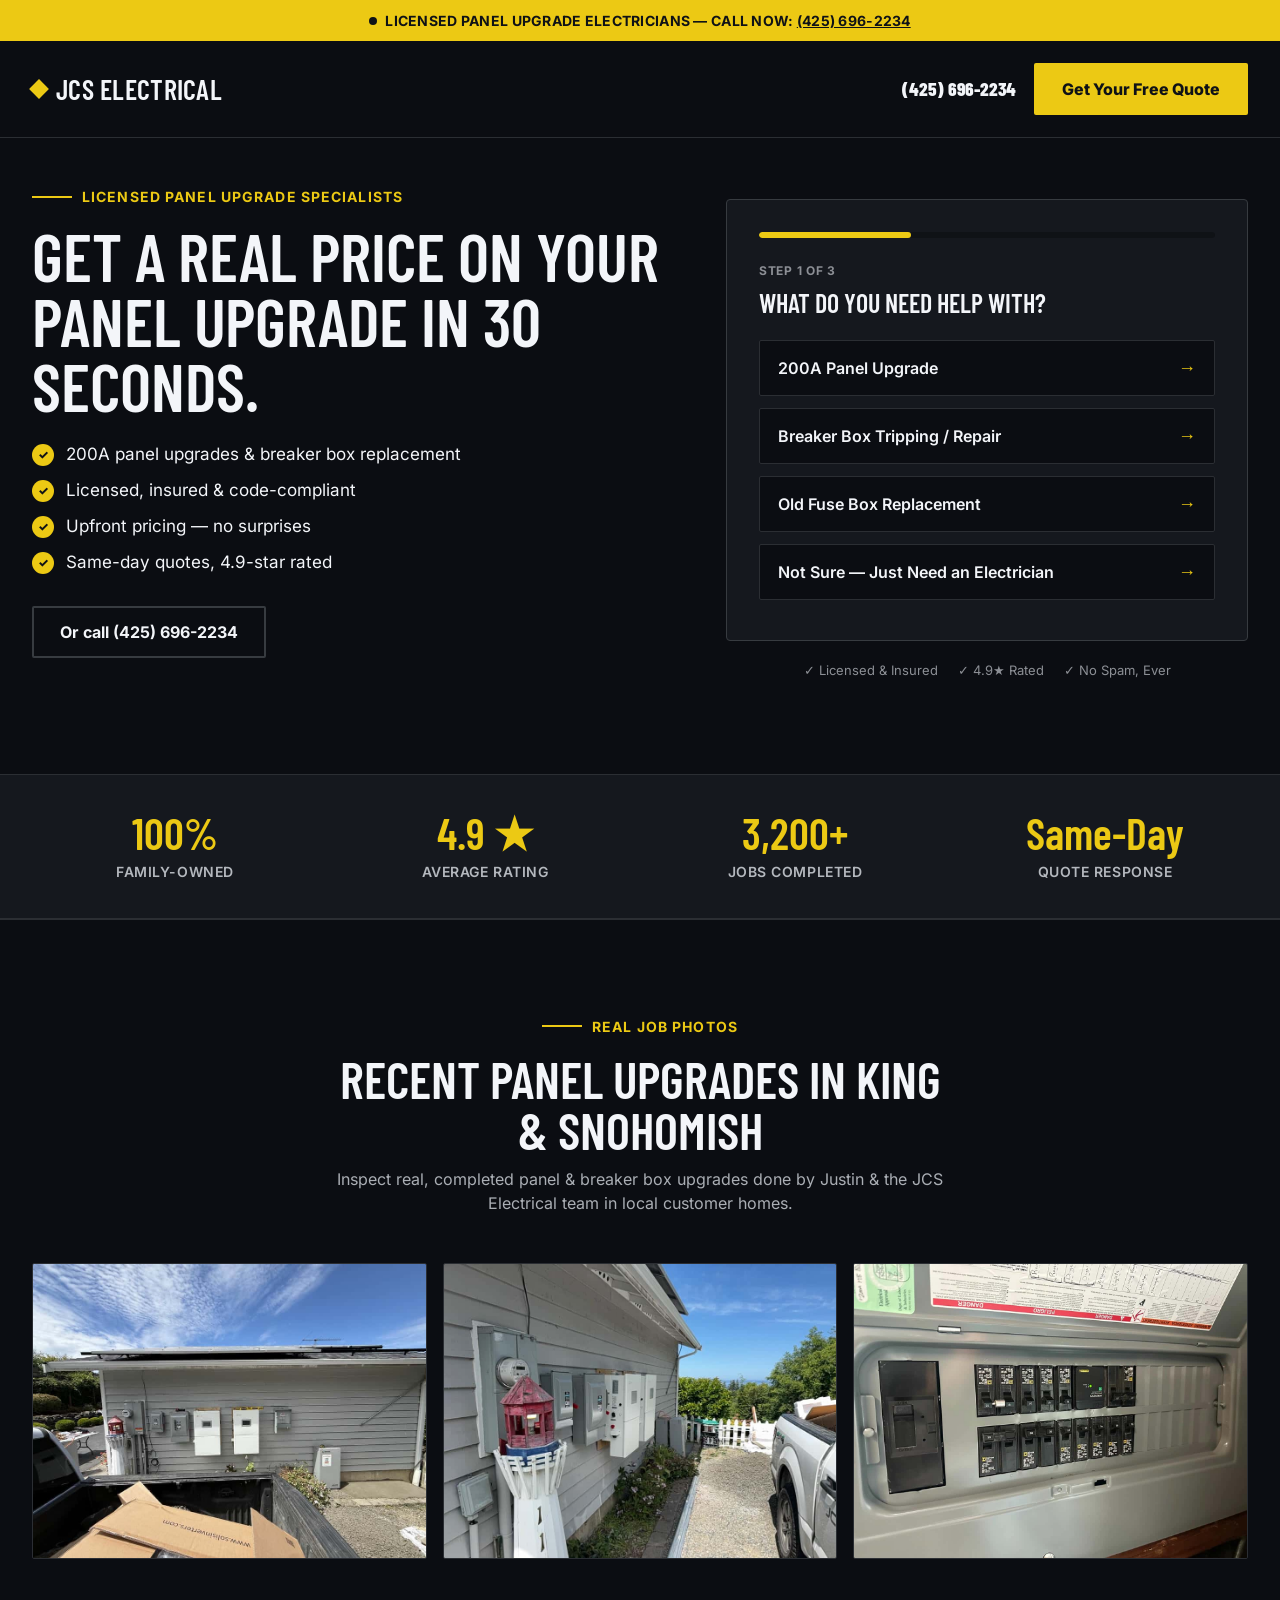
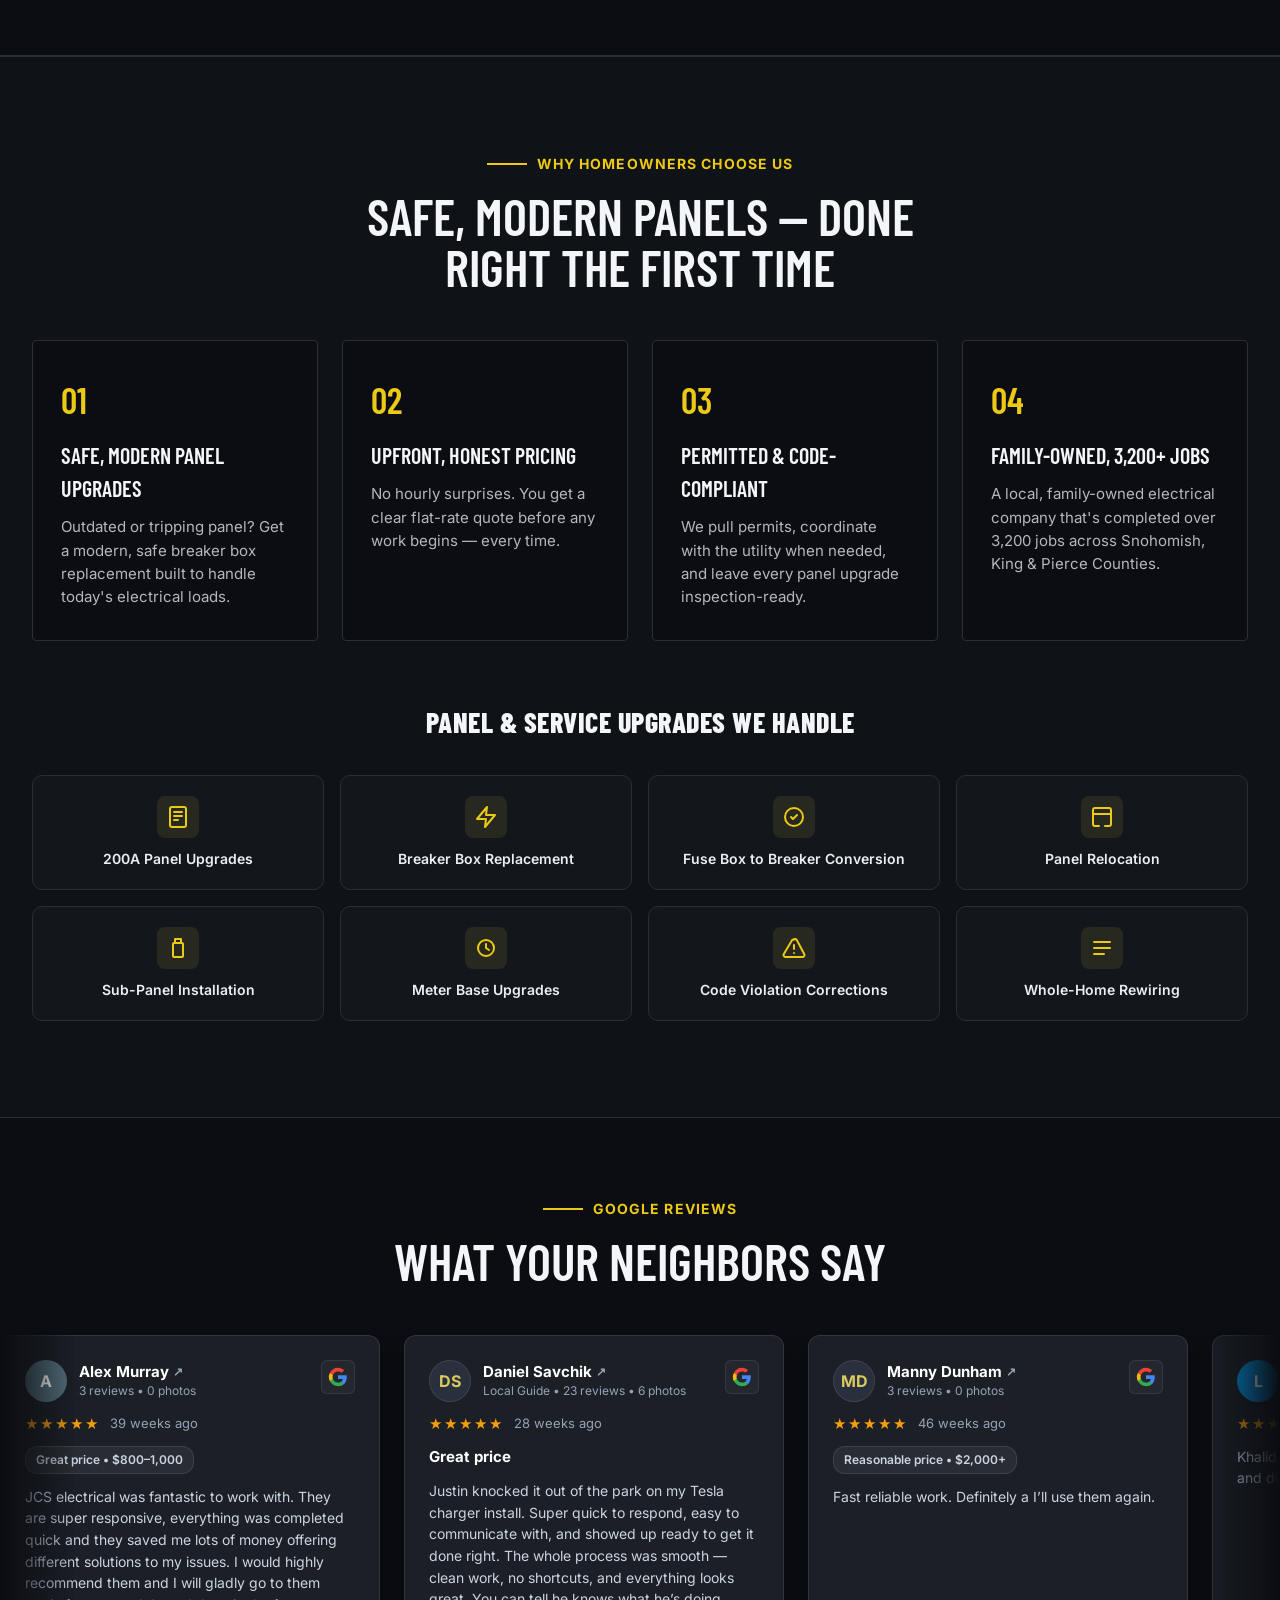
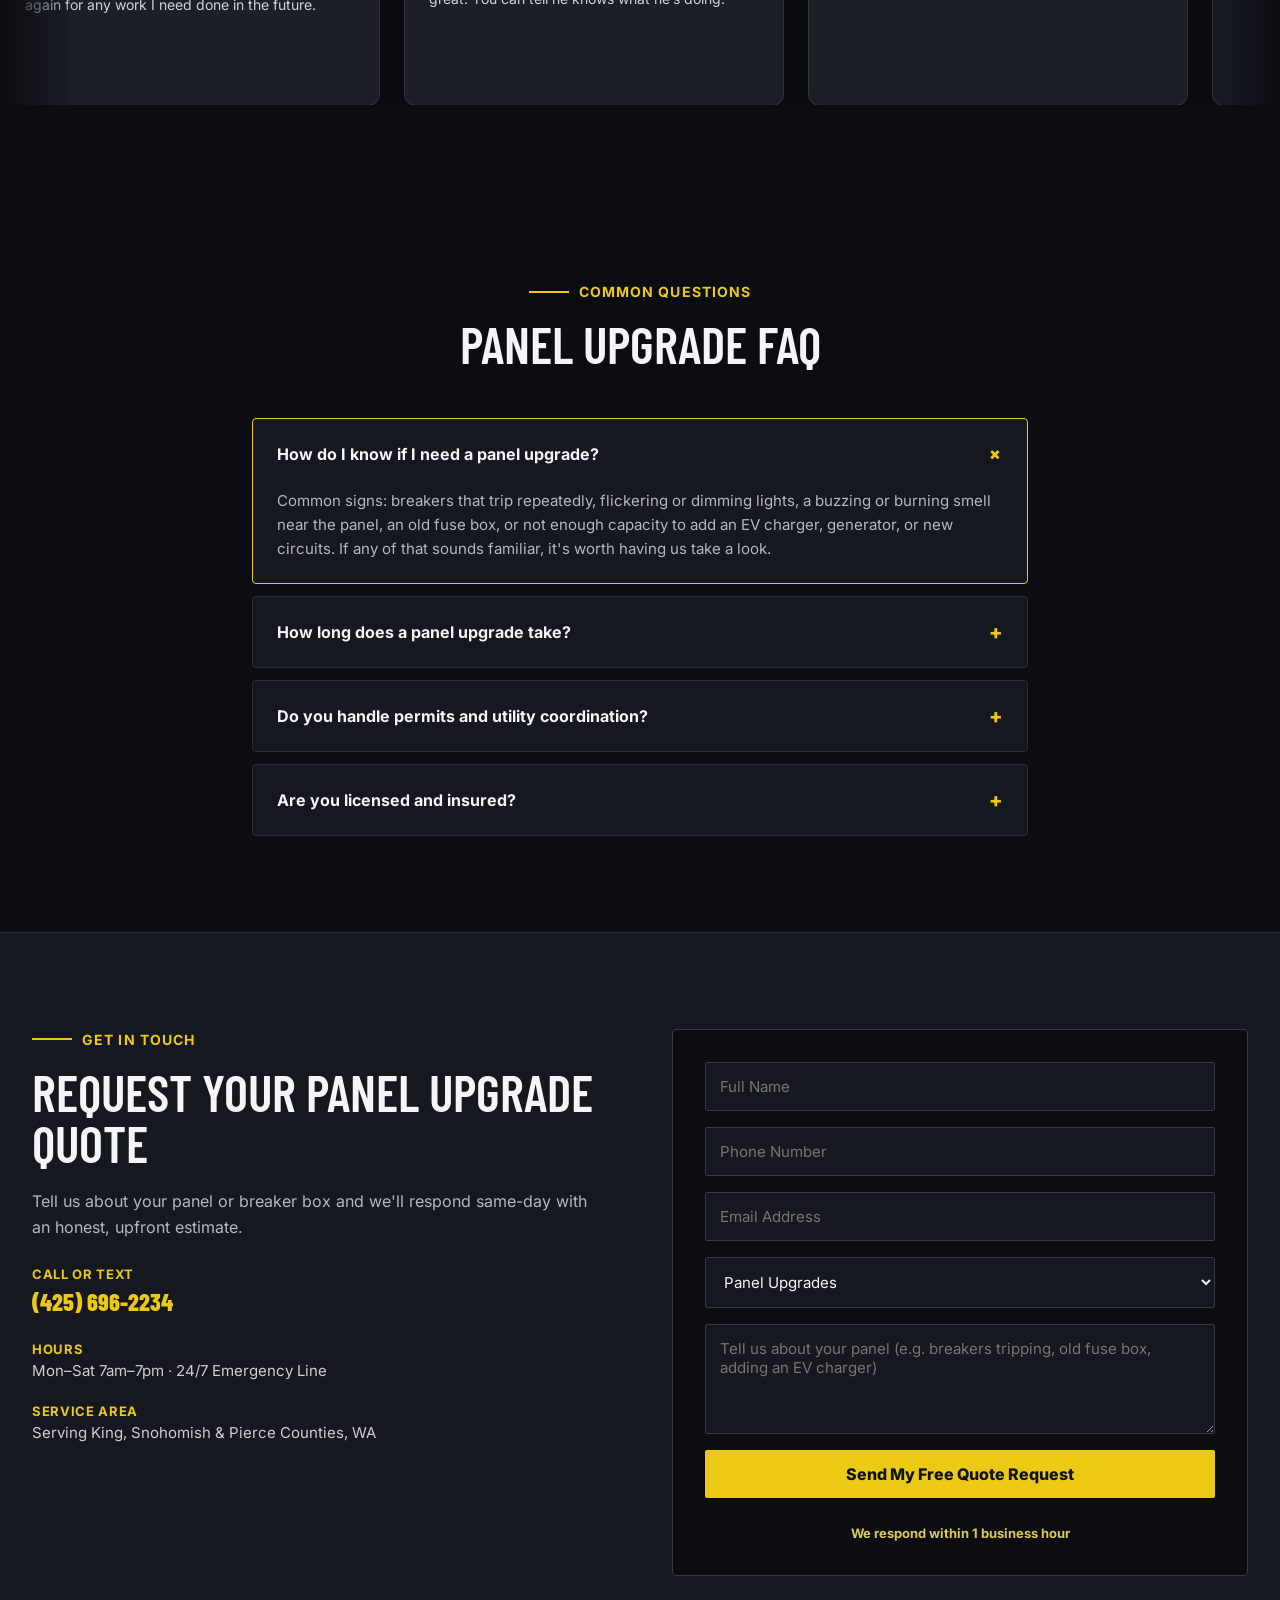
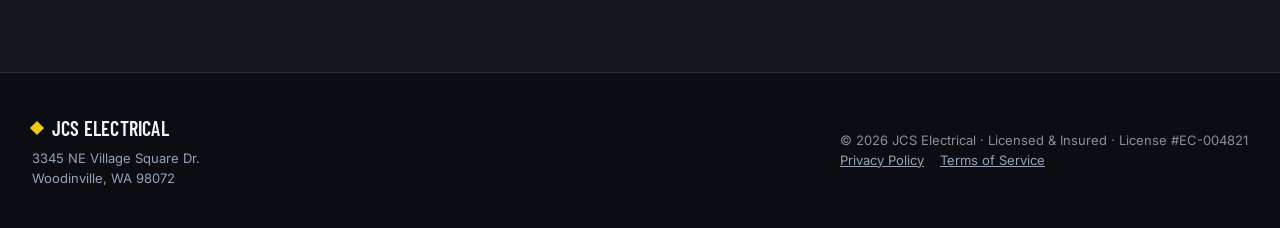
<file: panel-upgrades/index.html>
<!DOCTYPE html>
<html lang="en">
<head>
  <meta charset="UTF-8">
  <meta name="viewport" content="width=device-width, initial-scale=1.0">
  <title>Electrical Panel Upgrades Seattle & Snohomish | 200 Amp Breaker Box Upgrade | JCS Electrical</title>
  <meta name="description" content="Licensed &amp; insured electricians for safe, modern panel upgrades &amp; breaker box replacement across King &amp; Snohomish Counties. Upfront pricing, same-day scheduling. Call (425) 696-2234.">

  <!-- Open Graph / Meta -->
  <meta property="og:title" content="Electrical Panel Upgrades | JCS Electrical">
  <meta property="og:description" content="Outdated or tripping panel? Get a modern, safe 200A breaker box upgrade. Licensed electricians in King &amp; Snohomish Counties.">
  <meta property="og:image" content="https://go.jcselectricalseattle.com/assets/gallery/gallery-8.jpg">
  <meta property="og:url" content="https://go.jcselectricalseattle.com/panel-upgrades/">

  <!-- Google Tag Manager -->
  <script>(function(w,d,s,l,i){w[l]=w[l]||[];w[l].push({'gtm.start':
  new Date().getTime(),event:'gtm.js'});var f=d.getElementsByTagName(s)[0],
  j=d.createElement(s),dl=l!='dataLayer'?'l='+l:'';j.async=true;j.src=
  'https://www.googletagmanager.com/gtm.js?id='+i+dl;f.parentNode.insertBefore(j,f);
  })(window,document,'script','dataLayer','GTM-WF25S3V5');</script>
  <!-- End Google Tag Manager -->

  <!-- Google Fonts & Stylesheets -->
  <link rel="preconnect" href="https://fonts.googleapis.com">
  <link rel="preconnect" href="https://fonts.gstatic.com" crossorigin>
  <link href="https://fonts.googleapis.com/css2?family=Barlow+Condensed:wght@700;800;900&family=Inter:wght@400;500;600;700&display=swap" rel="stylesheet">
  <link rel="stylesheet" href="/css/styles.css?v=2">
  <link rel="stylesheet" href="../css/styles.css?v=2">
  <link rel="icon" type="image/x-icon" href="../favicon.ico">

  <style>
    /* Critical Reviews Slider Layout & Full Component Fallbacks */
    .reviews-section {
      padding-top: 80px;
      padding-bottom: 80px;
      overflow: hidden;
      position: relative;
    }
    .reviews-slider-wrapper {
      width: 100%;
      overflow: hidden;
      position: relative;
      margin-top: 40px;
      mask-image: linear-gradient(to right, transparent 0%, black 6%, black 94%, transparent 100%);
      -webkit-mask-image: linear-gradient(to right, transparent 0%, black 6%, black 94%, transparent 100%);
    }
    .reviews-slider-track {
      display: flex !important;
      flex-direction: row !important;
      flex-wrap: nowrap !important;
      gap: 24px !important;
      width: max-content !important;
      min-width: max-content !important;
      animation: infiniteScroll 55s linear infinite !important;
      animation-play-state: running !important;
      will-change: transform;
    }
    .reviews-slider-track:hover,
    .reviews-slider-track *:hover {
      animation-play-state: running !important;
    }
    @keyframes infiniteScroll {
      0% { transform: translateX(0); }
      100% { transform: translateX(-50%); }
    }
    .google-review-card {
      width: 380px !important;
      min-width: 380px !important;
      max-width: 380px !important;
      flex-shrink: 0 !important;
      background: #1c1f26 !important;
      border: 1px solid rgba(255, 255, 255, 0.1) !important;
      border-radius: 12px !important;
      padding: 24px !important;
      display: flex !important;
      flex-direction: column !important;
      gap: 12px !important;
      box-shadow: 0 8px 24px rgba(0, 0, 0, 0.3) !important;
      text-align: left !important;
      box-sizing: border-box !important;
    }
    .gr-header {
      display: flex !important;
      align-items: flex-start !important;
      justify-content: space-between !important;
      gap: 12px !important;
      width: 100% !important;
    }
    .gr-author-info {
      display: flex !important;
      align-items: center !important;
      gap: 12px !important;
    }
    .gr-avatar {
      width: 42px !important;
      height: 42px !important;
      border-radius: 50% !important;
      display: flex !important;
      align-items: center !important;
      justify-content: center !important;
      font-weight: 700 !important;
      font-size: 16px !important;
      color: #ffffff !important;
      flex-shrink: 0 !important;
    }
    .gr-avatar-dark { background: #2a2f3d !important; color: #d9c95e !important; border: 1px solid rgba(255, 255, 255, 0.1) !important; }
    .gr-avatar-slate { background: #546e7a !important; color: #ffffff !important; }
    .gr-avatar-blue { background: #0288d1 !important; color: #ffffff !important; }
    .gr-avatar-green { background: #2e7d32 !important; color: #ffffff !important; }
    .gr-avatar-purple { background: #7b1fa2 !important; color: #ffffff !important; }
    .gr-avatar-magenta { background: #c2185b !important; color: #ffffff !important; }
    .gr-avatar-teal { background: #00796b !important; color: #ffffff !important; }

    .gr-author-name {
      font-weight: 700 !important;
      font-size: 15px !important;
      color: #ffffff !important;
      display: flex !important;
      align-items: center !important;
      gap: 4px !important;
      margin: 0 !important;
      line-height: 1.2 !important;
    }
    .gr-ext-icon {
      font-size: 12px !important;
      color: #94a3b8 !important;
      display: inline-block !important;
    }
    .gr-author-subtext {
      font-size: 12px !important;
      color: #94a3b8 !important;
      margin-top: 2px !important;
      line-height: 1.3 !important;
    }
    .gr-google-logo {
      display: flex !important;
      align-items: center !important;
      justify-content: center !important;
      padding: 6px !important;
      background: rgba(255, 255, 255, 0.04) !important;
      border: 1px solid rgba(255, 255, 255, 0.08) !important;
      border-radius: 6px !important;
      flex-shrink: 0 !important;
    }
    .gr-rating-row {
      display: flex !important;
      align-items: center !important;
      gap: 10px !important;
    }
    .gr-stars {
      color: #f59e0b !important;
      font-size: 15px !important;
      letter-spacing: 2px !important;
      line-height: 1 !important;
    }
    .gr-time {
      font-size: 13px !important;
      color: #94a3b8 !important;
    }
    .gr-review-title {
      font-weight: 700 !important;
      font-size: 15px !important;
      color: #ffffff !important;
      margin: 0 !important;
    }
    .gr-tag-pill {
      display: inline-block !important;
      font-size: 12px !important;
      font-weight: 600 !important;
      color: #cbd5e1 !important;
      background: rgba(255, 255, 255, 0.06) !important;
      border: 1px solid rgba(255, 255, 255, 0.1) !important;
      border-radius: 12px !important;
      padding: 4px 10px !important;
      align-self: flex-start !important;
    }
    .gr-review-text {
      font-size: 14px !important;
      line-height: 1.55 !important;
      color: #cbd5e1 !important;
      margin: 0 !important;
    }

    /* Hero Quiz-Style Lead Form (replaces hero image) */
    .hero-quiz-wrapper {
      display: flex;
      flex-direction: column;
    }

    .quiz-card {
      background: var(--bg-card);
      border: 1px solid var(--border-color-light);
      border-radius: var(--radius-md);
      padding: 32px;
      position: relative;
      overflow: hidden;
    }

    .quiz-progress-track {
      height: 6px;
      background: var(--bg-subtle);
      border-radius: 4px;
      overflow: hidden;
      margin-bottom: 24px;
    }

    .quiz-progress-fill {
      height: 100%;
      background: var(--accent-gold);
      border-radius: 4px;
      transition: width 0.35s ease;
      width: 33.3%;
    }

    .quiz-step-label {
      font-family: var(--font-body);
      font-weight: 700;
      font-size: 12px;
      letter-spacing: 0.06em;
      text-transform: uppercase;
      color: var(--text-dim);
      margin-bottom: 8px;
    }

    .quiz-question {
      font-family: var(--font-heading);
      font-weight: 700;
      font-size: 26px;
      line-height: 1.15;
      text-transform: uppercase;
      margin-bottom: 22px;
      color: var(--text-main);
    }

    .quiz-options {
      display: flex;
      flex-direction: column;
      gap: 12px;
      margin-bottom: 8px;
    }

    .quiz-option {
      display: flex;
      align-items: center;
      justify-content: space-between;
      gap: 12px;
      width: 100%;
      text-align: left;
      background: var(--bg-main);
      border: 1px solid var(--border-color);
      color: var(--text-main);
      font-family: var(--font-body);
      font-size: 16px;
      font-weight: 600;
      padding: 16px 18px;
      border-radius: var(--radius-sm);
      cursor: pointer;
      transition: border-color var(--transition-fast), background var(--transition-fast), transform var(--transition-fast);
    }

    .quiz-option:hover {
      border-color: var(--accent-gold);
      background: var(--bg-card-hover);
      transform: translateX(2px);
    }

    .quiz-option-arrow {
      color: var(--accent-gold);
      font-size: 18px;
      flex-shrink: 0;
    }

    .quiz-back {
      display: inline-flex;
      align-items: center;
      gap: 6px;
      background: transparent;
      border: none;
      color: var(--text-dim);
      font-family: var(--font-body);
      font-size: 14px;
      font-weight: 600;
      cursor: pointer;
      padding: 0;
      margin-top: 18px;
    }

    .quiz-back:hover {
      color: var(--accent-gold);
    }

    .quiz-contact-form {
      display: flex;
      flex-direction: column;
      gap: 14px;
    }

    .quiz-recap {
      background: var(--bg-main);
      border: 1px solid var(--border-color);
      border-radius: var(--radius-sm);
      padding: 12px 16px;
      font-size: 14px;
      color: var(--text-muted);
      margin-bottom: 20px;
    }

    .quiz-recap b {
      color: var(--accent-gold);
    }

    .quiz-error {
      display: none;
      color: oklch(72% 0.19 25);
      font-size: 13px;
      font-weight: 600;
      margin-top: -6px;
    }

    .quiz-error.is-visible {
      display: block;
    }

    .quiz-trust-row {
      display: flex;
      justify-content: center;
      gap: 20px;
      flex-wrap: wrap;
      margin-top: 20px;
      font-size: 13px;
      color: var(--text-dim);
    }

    @media (max-width: 480px) {
      .quiz-card { padding: 24px 20px; }
      .quiz-question { font-size: 22px; }
    }

    /* Custom Panel Upgrades Page Layout & Symmetry Fixes */
    .pu-features-grid {
      display: grid;
      grid-template-columns: repeat(4, 1fr) !important;
      gap: 24px !important;
      margin-bottom: 48px !important;
    }
    @media (max-width: 1024px) {
      .pu-features-grid {
        grid-template-columns: repeat(2, 1fr) !important;
      }
    }
    @media (max-width: 600px) {
      .pu-features-grid {
        grid-template-columns: 1fr !important;
      }
    }

    .pu-services-grid {
      display: grid;
      grid-template-columns: repeat(4, 1fr);
      gap: 16px;
      margin-top: 32px;
    }
    @media (max-width: 900px) {
      .pu-services-grid {
        grid-template-columns: repeat(2, 1fr);
      }
    }
    @media (max-width: 480px) {
      .pu-services-grid {
        grid-template-columns: repeat(2, 1fr);
        gap: 10px;
      }
    }

    .pu-service-card {
      background: oklch(20% 0.01 260);
      border: 1px solid oklch(30% 0.01 260);
      border-radius: 10px;
      padding: 20px 16px;
      text-align: center;
      font-weight: 600;
      color: oklch(95% 0.005 260);
      font-size: 14px;
      display: flex;
      flex-direction: column;
      align-items: center;
      justify-content: center;
      gap: 10px;
      transition: transform 0.2s ease, border-color 0.2s ease, box-shadow 0.2s ease;
    }
    .pu-service-card:hover {
      border-color: var(--accent-gold);
      transform: translateY(-3px);
      box-shadow: 0 8px 20px rgba(0, 0, 0, 0.4);
    }
    .pu-service-icon {
      display: flex;
      align-items: center;
      justify-content: center;
      width: 42px;
      height: 42px;
      background: rgba(217, 201, 94, 0.1);
      border-radius: 8px;
    }
    .gallery-caption {
      padding: 12px 16px;
      font-size: 13px;
      color: #94a3b8;
      background: oklch(18% 0.01 260);
      border-top: 1px solid oklch(28% 0.01 260);
      text-align: center;
      font-weight: 500;
    }
  </style>

  <!-- Structured Data Schema -->
  <script type="application/ld+json">
  {
    "@context": "https://schema.org",
    "@type": "Electrician",
    "name": "JCS Electrical - Panel Upgrades",
    "@id": "https://go.jcselectricalseattle.com/panel-upgrades/#electrician",
    "url": "https://go.jcselectricalseattle.com/panel-upgrades/",
    "telephone": "+1-425-696-2234",
    "priceRange": "$$",
    "address": {
      "@type": "PostalAddress",
      "streetAddress": "3345 NE Village Square Dr.",
      "addressLocality": "Woodinville",
      "addressRegion": "WA",
      "postalCode": "98072",
      "addressCountry": "US"
    },
    "geo": {
      "@type": "GeoCoordinates",
      "latitude": 47.7543,
      "longitude": -122.1635
    },
    "openingHoursSpecification": {
      "@type": "OpeningHoursSpecification",
      "dayOfWeek": ["Monday", "Tuesday", "Wednesday", "Thursday", "Friday", "Saturday"],
      "opens": "07:00",
      "closes": "19:00"
    },
    "areaServed": [
      "Seattle", "Woodinville", "Bothell", "Kirkland", "Redmond", "Bellevue",
      "Issaquah", "Sammamish", "Snohomish", "Everett", "Lynnwood"
    ],
    "hasOfferCatalog": {
      "@type": "OfferCatalog",
      "name": "Electrical Panel Upgrade Services",
      "itemListElement": [
        {
          "@type": "Offer",
          "itemOffered": {
            "@type": "Service",
            "name": "200 Amp Panel Upgrade"
          }
        },
        {
          "@type": "Offer",
          "itemOffered": {
            "@type": "Service",
            "name": "Breaker Box Replacement & Repair"
          }
        }
      ]
    }
  }
  </script>
</head>
<body>
  <!-- Google Tag Manager (noscript) -->
  <noscript><iframe src="https://www.googletagmanager.com/ns.html?id=GTM-WF25S3V5"
  height="0" width="0" style="display:none;visibility:hidden"></iframe></noscript>
  <!-- End Google Tag Manager (noscript) -->

  <!-- 1. EMERGENCY TOP BANNER -->
  <div class="emergency-banner">
    <span class="emergency-dot"></span>
    <span>LICENSED PANEL UPGRADE ELECTRICIANS — CALL NOW: <a href="tel:4256962234" style="color:inherit; text-decoration:underline;">(425) 696-2234</a></span>
  </div>

  <!-- 2. SITE HEADER & NAVIGATION -->
  <header class="site-header">
    <div class="container header-container">
      <a href="../" class="logo">
        <span class="logo-icon"></span>
        JCS ELECTRICAL
      </a>

      <!-- Header Actions -->
      <div class="header-actions">
        <a href="tel:4256962234" class="phone-link">(425) 696-2234</a>
        <a href="#contact" class="btn-primary">Get Your Free Quote</a>
      </div>
    </div>
  </header>

  <!-- 3. HERO SECTION (DEDICATED PANEL UPGRADES) -->
  <section id="hero" class="hero-section container">
    <div>
      <div class="heading-tag">
        <div class="heading-tag-line"></div>
        <span class="heading-tag-text">LICENSED PANEL UPGRADE SPECIALISTS</span>
      </div>
      <h1 class="hero-headline">
        Get a Real Price on Your Panel Upgrade in 30 Seconds.
      </h1>
      <ul class="hero-bullets">
        <li class="hero-bullet-item"><span class="hero-bullet-check">✓</span> 200A panel upgrades &amp; breaker box replacement</li>
        <li class="hero-bullet-item"><span class="hero-bullet-check">✓</span> Licensed, insured &amp; code-compliant</li>
        <li class="hero-bullet-item"><span class="hero-bullet-check">✓</span> Upfront pricing — no surprises</li>
        <li class="hero-bullet-item"><span class="hero-bullet-check">✓</span> Same-day quotes, 4.9-star rated</li>
      </ul>
      <div class="hero-cta-group">
        <a href="tel:4256962234" class="btn-secondary">Or call (425) 696-2234</a>
      </div>
    </div>
    <div class="hero-quiz-wrapper">
      <div class="quiz-card">
        <div class="quiz-progress-track">
          <div class="quiz-progress-fill" id="quizProgressFill"></div>
        </div>
        <div id="quizStepContainer"></div>
      </div>
      <div class="quiz-trust-row">
        <span>✓ Licensed &amp; Insured</span>
        <span>✓ 4.9★ Rated</span>
        <span>✓ No Spam, Ever</span>
      </div>
    </div>
  </section>

  <!-- 4. STATS BAR -->
  <section class="stats-section">
    <div class="container stats-grid">
      <div>
        <div class="stat-value">100%</div>
        <div class="stat-label">Family-Owned</div>
      </div>
      <div>
        <div class="stat-value">4.9 ★</div>
        <div class="stat-label">Average Rating</div>
      </div>
      <div>
        <div class="stat-value">3,200+</div>
        <div class="stat-label">Jobs Completed</div>
      </div>
      <div>
        <div class="stat-value">Same-Day</div>
        <div class="stat-label">Quote Response</div>
      </div>
    </div>
  </section>

  <!-- 5. OUR WORK / REAL PANEL UPGRADE PHOTOS -->
  <section id="work" class="gallery-section">
    <div class="container">
      <div class="gallery-header">
        <div class="heading-tag" style="justify-content: center;">
          <div class="heading-tag-line"></div>
          <span class="heading-tag-text">Real Job Photos</span>
        </div>
        <h2 class="section-title">Recent Panel Upgrades in King &amp; Snohomish</h2>
        <p style="color: oklch(75% 0.01 260); text-align: center; max-width: 680px; margin: 12px auto 0;">
          Inspect real, completed panel &amp; breaker box upgrades done by Justin &amp; the JCS Electrical team in local customer homes.
        </p>
      </div>

      <div class="gallery-grid" style="grid-template-columns: repeat(auto-fit, minmax(300px, 1fr));">
        <div class="gallery-item">
          <img src="../assets/gallery/gallery-1.jpg" alt="JCS Electrical service panel installation" loading="eager">
          <div class="gallery-caption">
            Service Panel Installation — King County, WA
          </div>
        </div>
        <div class="gallery-item">
          <img src="../assets/gallery/gallery-3.jpg" alt="JCS Electrical exterior meter and panel upgrade" loading="lazy">
          <div class="gallery-caption">
            Exterior Meter &amp; Panel Upgrade — Snohomish County, WA
          </div>
        </div>
        <div class="gallery-item">
          <img src="../assets/gallery/gallery-8.jpg" alt="JCS Electrical upgraded main circuit breaker panel" loading="lazy">
          <div class="gallery-caption">
            Upgraded Main Circuit Breaker Panel — Woodinville, WA
          </div>
        </div>
      </div>
    </div>
  </section>

  <!-- 6. WHY CHOOSE JCS FOR PANEL UPGRADES -->
  <section class="why-section">
    <div class="container">
      <div class="gallery-header">
        <div class="heading-tag" style="justify-content: center;">
          <div class="heading-tag-line"></div>
          <span class="heading-tag-text">Why Homeowners Choose Us</span>
        </div>
        <h2 class="section-title">Safe, Modern Panels — Done Right the First Time</h2>
      </div>

      <div class="why-grid pu-features-grid">
        <div class="why-card">
          <div class="why-number">01</div>
          <h3 class="why-title">Safe, Modern Panel Upgrades</h3>
          <p class="why-desc">Outdated or tripping panel? Get a modern, safe breaker box replacement built to handle today's electrical loads.</p>
        </div>
        <div class="why-card">
          <div class="why-number">02</div>
          <h3 class="why-title">Upfront, Honest Pricing</h3>
          <p class="why-desc">No hourly surprises. You get a clear flat-rate quote before any work begins — every time.</p>
        </div>
        <div class="why-card">
          <div class="why-number">03</div>
          <h3 class="why-title">Permitted &amp; Code-Compliant</h3>
          <p class="why-desc">We pull permits, coordinate with the utility when needed, and leave every panel upgrade inspection-ready.</p>
        </div>
        <div class="why-card">
          <div class="why-number">04</div>
          <h3 class="why-title">Family-Owned, 3,200+ Jobs</h3>
          <p class="why-desc">A local, family-owned electrical company that's completed over 3,200 jobs across Snohomish, King &amp; Pierce Counties.</p>
        </div>
      </div>

      <!-- SERVICES OFFERED -->
      <div style="margin-top: 60px;">
        <h3 style="text-align: center; font-family: var(--font-heading); font-size: 28px; font-weight: 800; text-transform: uppercase; letter-spacing: 0.5px; color: var(--text-main);">
          Panel &amp; Service Upgrades We Handle
        </h3>
        <div class="pu-services-grid">
          <div class="pu-service-card">
            <span class="pu-service-icon"><svg width="24" height="24" viewBox="0 0 24 24" fill="none" stroke="var(--accent-gold)" stroke-width="2" stroke-linecap="round" stroke-linejoin="round"><rect x="4" y="2" width="16" height="20" rx="2"></rect><line x1="8" y1="7" x2="16" y2="7"></line><line x1="8" y1="11" x2="16" y2="11"></line><line x1="8" y1="15" x2="12" y2="15"></line></svg></span>
            200A Panel Upgrades
          </div>
          <div class="pu-service-card">
            <span class="pu-service-icon"><svg width="24" height="24" viewBox="0 0 24 24" fill="none" stroke="var(--accent-gold)" stroke-width="2" stroke-linecap="round" stroke-linejoin="round"><path d="M13 2 3 14h9l-1 8 10-12h-9l1-8z"></path></svg></span>
            Breaker Box Replacement
          </div>
          <div class="pu-service-card">
            <span class="pu-service-icon"><svg width="24" height="24" viewBox="0 0 24 24" fill="none" stroke="var(--accent-gold)" stroke-width="2" stroke-linecap="round" stroke-linejoin="round"><circle cx="12" cy="12" r="9"></circle><path d="M9 12l2 2 4-4"></path></svg></span>
            Fuse Box to Breaker Conversion
          </div>
          <div class="pu-service-card">
            <span class="pu-service-icon"><svg width="24" height="24" viewBox="0 0 24 24" fill="none" stroke="var(--accent-gold)" stroke-width="2" stroke-linecap="round" stroke-linejoin="round"><path d="M9 3H5a2 2 0 0 0-2 2v4m6-6h10a2 2 0 0 1 2 2v4M3 9v10a2 2 0 0 0 2 2h4m-6-12h18m0 0v10a2 2 0 0 1-2 2h-4"></path></svg></span>
            Panel Relocation
          </div>
          <div class="pu-service-card">
            <span class="pu-service-icon"><svg width="24" height="24" viewBox="0 0 24 24" fill="none" stroke="var(--accent-gold)" stroke-width="2" stroke-linecap="round" stroke-linejoin="round"><rect x="7" y="7" width="10" height="14" rx="1"></rect><path d="M9 3h6v4H9z"></path></svg></span>
            Sub-Panel Installation
          </div>
          <div class="pu-service-card">
            <span class="pu-service-icon"><svg width="24" height="24" viewBox="0 0 24 24" fill="none" stroke="var(--accent-gold)" stroke-width="2" stroke-linecap="round" stroke-linejoin="round"><circle cx="12" cy="12" r="8"></circle><path d="M12 8v4l3 2"></path></svg></span>
            Meter Base Upgrades
          </div>
          <div class="pu-service-card">
            <span class="pu-service-icon"><svg width="24" height="24" viewBox="0 0 24 24" fill="none" stroke="var(--accent-gold)" stroke-width="2" stroke-linecap="round" stroke-linejoin="round"><path d="M12 9v4M12 17h.01"></path><path d="M10.29 3.86 1.82 18a2 2 0 0 0 1.71 3h16.94a2 2 0 0 0 1.71-3L14.71 3.86a2 2 0 0 0-3.42 0z"></path></svg></span>
            Code Violation Corrections
          </div>
          <div class="pu-service-card">
            <span class="pu-service-icon"><svg width="24" height="24" viewBox="0 0 24 24" fill="none" stroke="var(--accent-gold)" stroke-width="2" stroke-linecap="round" stroke-linejoin="round"><path d="M4 6h16M4 12h16M4 18h10"></path></svg></span>
            Whole-Home Rewiring
          </div>
        </div>
      </div>
    </div>
  </section>

  <!-- 6.5 REVIEWS SECTION (INFINITE SCROLLING GOOGLE REVIEWS SLIDER) -->
  <section id="reviews" class="reviews-section">
    <div class="container">
      <div class="reviews-header" style="text-align: center;">
        <div class="heading-tag" style="justify-content: center;">
          <div class="heading-tag-line"></div>
          <span class="heading-tag-text">GOOGLE REVIEWS</span>
        </div>
        <h2 class="section-title">What your neighbors say</h2>
      </div>
    </div>

    <div class="reviews-slider-wrapper">
      <div class="reviews-slider-track" id="reviewsTrack"></div>
    </div>
  </section>

  <!-- 7. FAQ SECTION -->
  <section id="faq" class="container faq-section">
    <div class="gallery-header">
      <div class="heading-tag" style="justify-content: center;">
        <div class="heading-tag-line"></div>
        <span class="heading-tag-text">Common Questions</span>
      </div>
      <h2 class="section-title">Panel Upgrade FAQ</h2>
    </div>

    <div class="faq-list">
      <div class="faq-item is-open">
        <div class="faq-question">
          <span>How do I know if I need a panel upgrade?</span>
          <span class="faq-toggle-icon">+</span>
        </div>
        <div class="faq-answer">
          Common signs: breakers that trip repeatedly, flickering or dimming lights, a buzzing or burning smell near the panel, an old fuse box, or not enough capacity to add an EV charger, generator, or new circuits. If any of that sounds familiar, it's worth having us take a look.
        </div>
      </div>

      <div class="faq-item">
        <div class="faq-question">
          <span>How long does a panel upgrade take?</span>
          <span class="faq-toggle-icon">+</span>
        </div>
        <div class="faq-answer">
          Most residential panel upgrades take a single day of on-site work, though the full timeline can depend on permitting and utility coordination for the service disconnect/reconnect. We'll walk you through the expected timeline before work starts.
        </div>
      </div>

      <div class="faq-item">
        <div class="faq-question">
          <span>Do you handle permits and utility coordination?</span>
          <span class="faq-toggle-icon">+</span>
        </div>
        <div class="faq-answer">
          Yes, 100%. Panel upgrades typically require a city/county electrical permit and coordination with your utility company to safely disconnect and reconnect power. We handle all of that so you don't have to.
        </div>
      </div>

      <div class="faq-item">
        <div class="faq-question">
          <span>Are you licensed and insured?</span>
          <span class="faq-toggle-icon">+</span>
        </div>
        <div class="faq-answer">
          Yes. JCS Electrical is a licensed, bonded &amp; insured WA electrical contractor (License # JCSECEL760DM). We pull permits and leave every panel upgrade inspection-ready.
        </div>
      </div>
    </div>
  </section>

  <!-- 8. CONTACT / LEAD QUOTE FORM -->
  <section id="contact" class="contact-section">
    <div class="container contact-grid">
      <div>
        <div class="heading-tag">
          <div class="heading-tag-line"></div>
          <span class="heading-tag-text">Get In Touch</span>
        </div>
        <h2 class="section-title" style="margin-bottom: 20px;">Request Your Panel Upgrade Quote</h2>
        <p class="about-paragraph">
          Tell us about your panel or breaker box and we'll respond same-day with an honest, upfront estimate.
        </p>

        <div class="contact-info-list">
          <div>
            <div class="info-label">Call or Text</div>
            <a href="tel:4256962234" class="info-value-lg">(425) 696-2234</a>
          </div>
          <div>
            <div class="info-label">Hours</div>
            <div class="info-value">Mon–Sat 7am–7pm · 24/7 Emergency Line</div>
          </div>
          <div>
            <div class="info-label">Service Area</div>
            <div class="info-value">Serving King, Snohomish &amp; Pierce Counties, WA</div>
          </div>
        </div>
      </div>

      <!-- Lead Quote Form -->
      <div>
        <form class="contact-form" id="quoteForm">
          <input type="text" required placeholder="Full Name" class="form-control">
          <input type="tel" required placeholder="Phone Number" class="form-control">
          <input type="email" placeholder="Email Address" class="form-control">
          <select class="form-control">
            <option value="">What do you need help with?</option>
            <option selected>Panel Upgrades</option>
            <option>Residential Wiring &amp; Repairs</option>
            <option>Lighting Installation</option>
            <option>EV Charger Install</option>
            <option>Emergency Repairs</option>
            <option>Generator Installation</option>
            <option>Other Electrical Project</option>
          </select>
          <textarea placeholder="Tell us about your panel (e.g. breakers tripping, old fuse box, adding an EV charger)" rows="4" class="form-control"></textarea>
          <button type="submit" class="btn-primary" style="width: 100%;">Send My Free Quote Request</button>
          <p style="font-size: 13px; color: #d9c95e; font-weight: 700; margin-top: 10px; text-align: center;">We respond within 1 business hour</p>
        </form>

        <!-- Form Success State -->
        <div class="form-success-card" id="formSuccessCard">
          <div class="avatar-initials" style="font-size: 20px; width: 44px; height: 44px;">✓</div>
          <h3 class="section-title" style="font-size: 24px;">Request Received!</h3>
          <p class="about-paragraph" style="margin: 0;">Thanks — we'll call you back same-day to schedule your free quote.</p>
        </div>
      </div>
    </div>
  </section>

  <!-- 9. SITE FOOTER -->
  <footer class="site-footer">
    <div class="container footer-container">
      <div class="footer-brand">
        <div class="logo" style="font-size: 20px;">
          <span class="logo-icon" style="width: 10px; height: 10px;"></span>
          JCS ELECTRICAL
        </div>
        <div style="font-size: 13px; color: #94a3b8; margin-top: 6px; line-height: 1.5;">
          3345 NE Village Square Dr.<br>
          Woodinville, WA 98072
        </div>
      </div>
      <div class="footer-copy">
        © 2026 JCS Electrical · Licensed &amp; Insured · License #EC-004821<br>
        <a href="../privacy-policy/" style="color:#94a3b8; margin-right: 12px; text-decoration: underline;">Privacy Policy</a>
        <a href="../terms-of-service/" style="color:#94a3b8; text-decoration: underline;">Terms of Service</a>
      </div>
    </div>
  </footer>

  <script src="../js/main.js"></script>

  <!-- Reviews data + render (shared review set) -->
  <script>
    (function () {
      var reviews = [
        { initials: "A", cls: "gr-avatar-slate", name: "Alex Murray", meta: "3 reviews • 0 photos", time: "39 weeks ago", tag: "Great price • $800–1,000", title: null, text: "JCS electrical was fantastic to work with. They are super responsive, everything was completed quick and they saved me lots of money offering different solutions to my issues. I would highly recommend them and I will gladly go to them again for any work I need done in the future." },
        { initials: "DS", cls: "gr-avatar-dark", name: "Daniel Savchik", meta: "Local Guide • 23 reviews • 6 photos", time: "28 weeks ago", tag: null, title: "Great price", text: "Justin knocked it out of the park on my Tesla charger install. Super quick to respond, easy to communicate with, and showed up ready to get it done right. The whole process was smooth — clean work, no shortcuts, and everything looks great. You can tell he knows what he’s doing." },
        { initials: "MD", cls: "gr-avatar-dark", name: "Manny Dunham", meta: "3 reviews • 0 photos", time: "46 weeks ago", tag: "Reasonable price • $2,000+", title: null, text: "Fast reliable work. Definitely a I’ll use them again." },
        { initials: "L", cls: "gr-avatar-blue", name: "Laura Davis", meta: "5 reviews • 0 photos", time: "49 weeks ago", tag: null, title: null, text: "Khalid and Malachi were awesome, professional and did a great job repairing my electrical issue !" },
        { initials: "E", cls: "gr-avatar-green", name: "Eddie Sanchez", meta: "3 reviews • 6 photos", time: "Jul 13, 2025", tag: null, title: null, text: "I’ve worked with JCS Electric since the early days, and the quality of their work has remained solid across every project. They’re dependable, efficient, and consistently deliver clean, professional electrical installations that meet code and hold up over time." },
        { initials: "AJ", cls: "gr-avatar-dark", name: "ashish jain", meta: "Local Guide • 20 reviews • 0 photos", time: "Jun 6, 2025", tag: "Reasonable price", title: null, text: "I recently call JCS to fix a switch in one of my bathroom. I was helped by Dustin who was thorough professional. He understood the problem, explained it very clearly and then properly fixed it. Whole process of scheduling, getting someone to help was very smooth. Best part is that JCS have an AI enabled automated system to answer their call which works really well." },
        { initials: "AO", cls: "gr-avatar-slate", name: "Amy O'Neill", meta: "8 reviews • 1 photo", time: "Apr 10, 2025", tag: null, title: null, text: "We hired JCS Electrical to install a whole home generator after losing power for a week following the last bomb cyclone. Justin provided a comprehensive report with generator options based on our needs. He was very communicative and professional throughout the entire process and handled all the necessary permits and contractors. I would highly recommend JCS Electrical and plan to hire them again!" },
        { initials: "m", cls: "gr-avatar-purple", name: "mike7great", meta: "5 reviews • 0 photos", time: "Apr 27, 2025", tag: null, title: null, text: "They do things neat and are very knowledgeable. They explained all their actions, so I felt confidence in their job of setting up and wiring light fixtures in a bedroom. Would recommend them to a friend." },
        { initials: "D", cls: "gr-avatar-teal", name: "Devanshu Singh", meta: "2 reviews • 3 photos", time: "Apr 5, 2025", tag: null, title: null, text: "Such a pleasant and professional experience. From now on, JCS electrical will be my go to service for my beloved home. Couldn’t entrust a better team with this responsibility." },
        { initials: "C", cls: "gr-avatar-magenta", name: "Chris Hopwo", meta: "2 reviews • 0 photos", time: "Mar 20, 2025", tag: null, title: null, text: "JCS Electrical was responsive, professional and on time for our appointment. The work was excellent, completed in a timely matter at the price we were quoted. We recommend them for any work you need done." }
      ];

      var googleLogo = '<div class="gr-google-logo" aria-label="Google Review"><svg width="20" height="20" viewBox="0 0 24 24"><path fill="#4285F4" d="M22.56 12.25c0-.78-.07-1.53-.2-2.25H12v4.26h5.92c-.26 1.37-1.04 2.53-2.21 3.31v2.77h3.57c2.08-1.92 3.28-4.74 3.28-8.09z"/><path fill="#34A853" d="M12 23c2.97 0 5.46-.98 7.28-2.66l-3.57-2.77c-.98.66-2.23 1.06-3.71 1.06-2.86 0-5.29-1.93-6.16-4.53H2.18v2.84C3.99 20.53 7.7 23 12 23z"/><path fill="#FBBC05" d="M5.84 14.09c-.22-.66-.35-1.36-.35-2.09s.13-1.43.35-2.09V7.06H2.18C1.43 8.55 1 10.22 1 12s.43 3.45 1.18 4.94l2.85-2.22.81-.63z"/><path fill="#EA4335" d="M12 5.38c1.62 0 3.06.56 4.21 1.64l3.15-3.15C17.45 2.09 14.97 1 12 1 7.7 1 3.99 3.47 2.18 7.06l3.66 2.84c.87-2.6 3.3-4.52 6.16-4.52z"/></svg></div>';

      function esc(s) {
        return s.replace(/&/g, "&amp;").replace(/</g, "&lt;").replace(/>/g, "&gt;");
      }

      function cardHtml(r, hidden) {
        return '' +
          '<div class="google-review-card"' + (hidden ? ' aria-hidden="true"' : '') + '>' +
            '<div class="gr-header">' +
              '<div class="gr-author-info">' +
                '<div class="gr-avatar ' + r.cls + '">' + esc(r.initials) + '</div>' +
                '<div>' +
                  '<div class="gr-author-name">' + esc(r.name) + ' <span class="gr-ext-icon">↗</span></div>' +
                  '<div class="gr-author-subtext">' + esc(r.meta) + '</div>' +
                '</div>' +
              '</div>' +
              googleLogo +
            '</div>' +
            '<div class="gr-rating-row"><div class="gr-stars">★★★★★</div><span class="gr-time">' + esc(r.time) + '</span></div>' +
            (r.tag ? '<div class="gr-tag-pill">' + esc(r.tag) + '</div>' : '') +
            (r.title ? '<div class="gr-review-title">' + esc(r.title) + '</div>' : '') +
            '<p class="gr-review-text">' + esc(r.text) + '</p>' +
          '</div>';
      }

      var html = reviews.map(function (r) { return cardHtml(r, false); }).join('') +
                 reviews.map(function (r) { return cardHtml(r, true); }).join('');
      document.getElementById('reviewsTrack').innerHTML = html;
    })();
  </script>

  <!-- Hero Quiz-Style Lead Form -->
  <script>
    (function () {
      var answers = { service: '', timeline: '', name: '', phone: '', email: '' };
      var step = 1;
      var TOTAL_STEPS = 3;

      var container = document.getElementById('quizStepContainer');
      var progressFill = document.getElementById('quizProgressFill');
      if (!container || !progressFill) return;

      var serviceOptions = [
        '200A Panel Upgrade',
        'Breaker Box Tripping / Repair',
        'Old Fuse Box Replacement',
        'Not Sure — Just Need an Electrician'
      ];

      var timelineOptions = [
        'ASAP — This Week',
        'Within the Next Month',
        'Just Getting Quotes'
      ];

      function esc(s) {
        return String(s).replace(/&/g, '&amp;').replace(/</g, '&lt;').replace(/>/g, '&gt;');
      }

      function setProgress() {
        progressFill.style.width = ((step - 1) / TOTAL_STEPS * 100 + 100 / TOTAL_STEPS) + '%';
      }

      function renderStep1() {
        step = 1;
        setProgress();
        var html = '' +
          '<div class="quiz-step-label">Step 1 of ' + TOTAL_STEPS + '</div>' +
          '<div class="quiz-question">What do you need help with?</div>' +
          '<div class="quiz-options" id="quizOptions"></div>';
        container.innerHTML = html;
        var optWrap = document.getElementById('quizOptions');
        serviceOptions.forEach(function (opt) {
          var btn = document.createElement('button');
          btn.type = 'button';
          btn.className = 'quiz-option';
          btn.innerHTML = '<span>' + esc(opt) + '</span><span class="quiz-option-arrow">→</span>';
          btn.addEventListener('click', function () {
            answers.service = opt;
            renderStep2();
          });
          optWrap.appendChild(btn);
        });
      }

      function renderStep2() {
        step = 2;
        setProgress();
        var html = '' +
          '<div class="quiz-step-label">Step 2 of ' + TOTAL_STEPS + '</div>' +
          '<div class="quiz-question">How soon do you need this done?</div>' +
          '<div class="quiz-options" id="quizOptions"></div>' +
          '<button type="button" class="quiz-back" id="quizBack1">← Back</button>';
        container.innerHTML = html;
        var optWrap = document.getElementById('quizOptions');
        timelineOptions.forEach(function (opt) {
          var btn = document.createElement('button');
          btn.type = 'button';
          btn.className = 'quiz-option';
          btn.innerHTML = '<span>' + esc(opt) + '</span><span class="quiz-option-arrow">→</span>';
          btn.addEventListener('click', function () {
            answers.timeline = opt;
            renderStep3();
          });
          optWrap.appendChild(btn);
        });
        document.getElementById('quizBack1').addEventListener('click', renderStep1);
      }

      function renderStep3() {
        step = 3;
        setProgress();
        var html = '' +
          '<div class="quiz-step-label">Step 3 of ' + TOTAL_STEPS + '</div>' +
          '<div class="quiz-question">Where should we send your quote?</div>' +
          '<div class="quiz-recap"><b>' + esc(answers.service) + '</b> · ' + esc(answers.timeline) + '</div>' +
          '<form class="quiz-contact-form" id="quizContactForm">' +
            '<input type="text" placeholder="Full Name" class="form-control" id="quizName">' +
            '<input type="tel" placeholder="Phone Number" class="form-control" id="quizPhone">' +
            '<input type="email" placeholder="Email Address (optional)" class="form-control" id="quizEmail">' +
            '<div class="quiz-error" id="quizError">Please enter your name and phone number.</div>' +
            '<button type="submit" class="btn-primary" style="width: 100%; margin-top: 4px;">Get My Free Quote</button>' +
          '</form>' +
          '<button type="button" class="quiz-back" id="quizBack2">← Back</button>';
        container.innerHTML = html;

        document.getElementById('quizBack2').addEventListener('click', renderStep2);
        document.getElementById('quizContactForm').addEventListener('submit', function (e) {
          e.preventDefault();
          var name = document.getElementById('quizName').value.trim();
          var phone = document.getElementById('quizPhone').value.trim();
          var email = document.getElementById('quizEmail').value.trim();
          var errorEl = document.getElementById('quizError');

          if (!name || !phone) {
            errorEl.classList.add('is-visible');
            return;
          }
          errorEl.classList.remove('is-visible');

          answers.name = name;
          answers.phone = phone;
          answers.email = email;

          submitQuiz();
        });
      }

      function submitQuiz() {
        var parts = answers.name.split(' ');
        var firstName = parts[0] || '';
        var lastName = parts.slice(1).join(' ') || '';
        var notes = 'Quiz answers — Service: ' + answers.service + ' | Timeline: ' + answers.timeline;

        var webhookPayload = {
          locationId: 'iDdhTAYwVIzsWgprAeiV',
          firstName: firstName,
          lastName: lastName,
          name: answers.name,
          email: answers.email,
          phone: answers.phone,
          service: answers.service,
          timeline: answers.timeline,
          notes: notes,
          source: 'Website Quiz Lead Form (Panel Upgrades Hero)',
          tags: ['Google-Ads-Lead', 'Website-Quiz-Lead'],
          customFields: [
            { id: '9zKDPiXPh3tePknC1S16', key: 'contact.service_needed', value: answers.service },
            { id: 'VneiQBZ00NJvcxZLx9Ei', key: 'contact.job_notes', value: notes }
          ]
        };

        var webhookUrl = 'https://services.leadconnectorhq.com/hooks/iDdhTAYwVIzsWgprAeiV/webhook-trigger/7BCqprofFmGXEaJCMxmW';

        var webhookPromise = fetch(webhookUrl, {
          method: 'POST',
          headers: { 'Content-Type': 'application/json' },
          body: JSON.stringify(webhookPayload)
        }).catch(function (err) {
          console.warn('Webhook post note:', err);
        });

        Promise.all([webhookPromise]).finally(function () {
          window.location.href = '../thank-you/';
        });
      }

      renderStep1();
    })();
  </script>

  <!-- GoHighLevel LeadConnector Chat Widget -->
  <script src="https://widgets.leadconnectorhq.com/loader.js" data-resources-url="https://widgets.leadconnectorhq.com/chat-widget/loader.js" data-widget-id="6a6931dc89b8c5f4e83882a5" data-source="WEB_USER"></script>
</body>
</html>
</file>
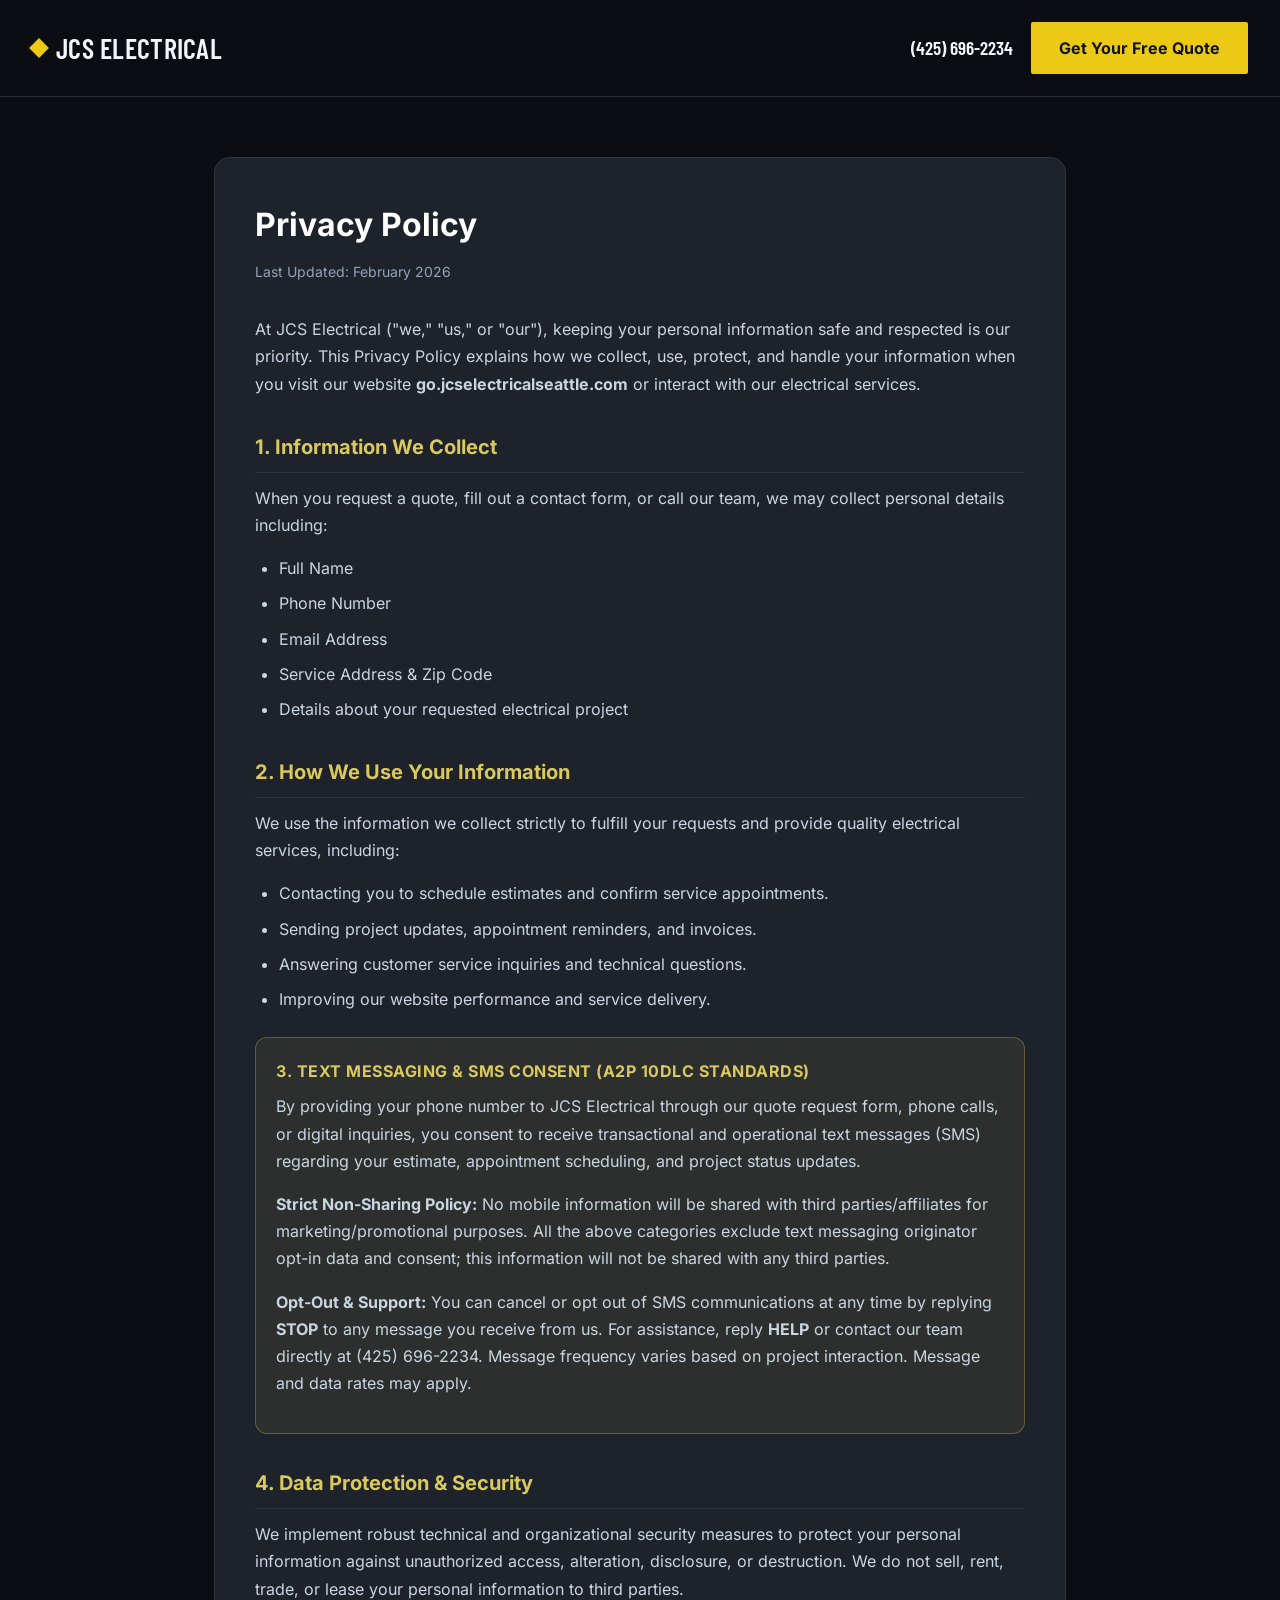
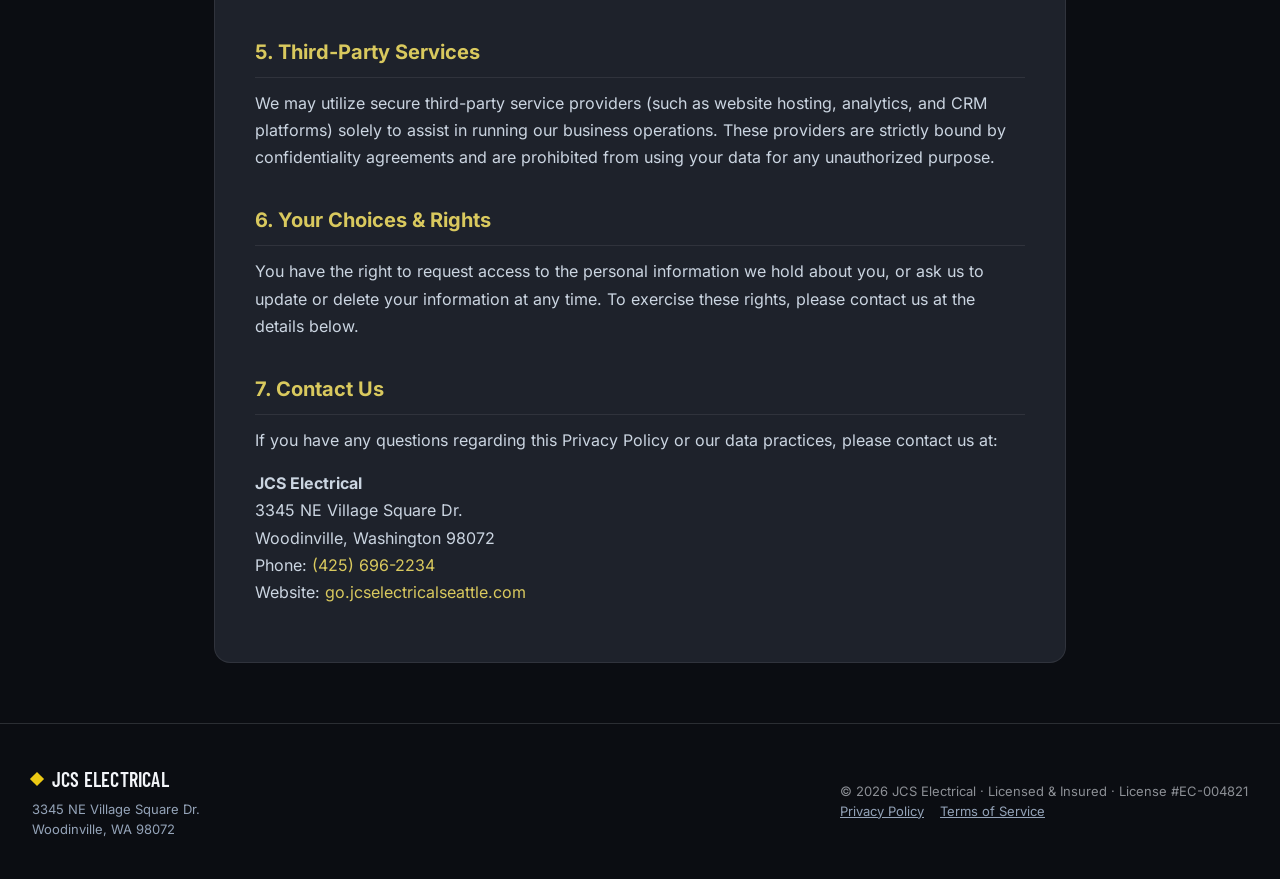
<file: privacy-policy/index.html>
<!DOCTYPE html>
<html lang="en">
<head>
  <!-- Google Tag Manager -->
  <script>(function(w,d,s,l,i){w[l]=w[l]||[];w[l].push({'gtm.start':
  new Date().getTime(),event:'gtm.js'});var f=d.getElementsByTagName(s)[0],
  j=d.createElement(s),dl=l!='dataLayer'?'&l='+l:'';j.async=true;j.src=
  'https://www.googletagmanager.com/gtm.js?id='+i+dl;f.parentNode.insertBefore(j,f);
  })(window,document,'script','dataLayer','GTM-WF25S3V5');</script>
  <!-- End Google Tag Manager -->

  <meta charset="utf-8">
  <meta name="viewport" content="width=device-width, initial-scale=1.0">
  <title>Privacy Policy | JCS Electrical</title>
  <meta name="description" content="JCS Electrical Privacy Policy. Learn how we collect, protect, and handle your information in accordance with A2P 10DLC compliance standards.">
  <link rel="icon" type="image/svg+xml" href="data:image/svg+xml,<svg xmlns='http://www.w3.org/2000/svg' viewBox='0 0 100 100'><rect width='100' height='100' fill='%231a1d24'/><polygon points='52.5,22.5 32.5,57.5 47.5,57.5 42.5,77.5 67.5,45 50,45 55,22.5' fill='%23d9c95e'/></svg>">
  <link rel="stylesheet" href="../css/styles.css?v=2">
  <style>
    .legal-page-container {
      max-width: 900px;
      margin: 0 auto;
      padding: 60px 24px;
      line-height: 1.7;
    }
    .legal-card {
      background: var(--surface, #1e222b);
      border: 1px solid rgba(255, 255, 255, 0.08);
      border-radius: 16px;
      padding: 40px;
      color: #e2e8f0;
    }
    .legal-card h1 {
      font-size: 32px;
      color: #ffffff;
      margin-bottom: 8px;
    }
    .legal-card .effective-date {
      color: #94a3b8;
      font-size: 14px;
      margin-bottom: 32px;
      display: block;
    }
    .legal-card h2 {
      font-size: 20px;
      color: #d9c95e;
      margin-top: 32px;
      margin-bottom: 12px;
      border-bottom: 1px solid rgba(255, 255, 255, 0.08);
      padding-bottom: 8px;
    }
    .legal-card p, .legal-card ul {
      margin-bottom: 16px;
      color: #cbd5e1;
    }
    .legal-card ul {
      padding-left: 24px;
    }
    .legal-card li {
      margin-bottom: 8px;
    }
    .a2p-box {
      background: rgba(217, 201, 94, 0.08);
      border: 1px solid rgba(217, 201, 94, 0.3);
      border-radius: 12px;
      padding: 20px;
      margin: 24px 0;
    }
    .a2p-box h3 {
      color: #d9c95e;
      margin-top: 0;
      margin-bottom: 8px;
      font-size: 16px;
      text-transform: uppercase;
      letter-spacing: 0.5px;
    }
  </style>
</head>
<body>
  <!-- Google Tag Manager (noscript) -->
  <noscript><iframe src="https://www.googletagmanager.com/ns.html?id=GTM-WF25S3V5"
  height="0" width="0" style="display:none;visibility:hidden"></iframe></noscript>
  <!-- End Google Tag Manager (noscript) -->

  <!-- SITE HEADER & NAVIGATION -->
  <header class="site-header">
    <div class="container header-container">
      <a href="../" class="logo">
        <span class="logo-icon"></span>
        JCS ELECTRICAL
      </a>
      <div class="header-actions">
        <a href="tel:4256962234" class="phone-link">(425) 696-2234</a>
        <a href="../#contact" class="btn-primary">Get Your Free Quote</a>
      </div>
    </div>
  </header>

  <main class="legal-page-container">
    <div class="legal-card">
      <h1>Privacy Policy</h1>
      <span class="effective-date">Last Updated: February 2026</span>

      <p>At JCS Electrical ("we," "us," or "our"), keeping your personal information safe and respected is our priority. This Privacy Policy explains how we collect, use, protect, and handle your information when you visit our website <strong>go.jcselectricalseattle.com</strong> or interact with our electrical services.</p>

      <h2>1. Information We Collect</h2>
      <p>When you request a quote, fill out a contact form, or call our team, we may collect personal details including:</p>
      <ul>
        <li>Full Name</li>
        <li>Phone Number</li>
        <li>Email Address</li>
        <li>Service Address &amp; Zip Code</li>
        <li>Details about your requested electrical project</li>
      </ul>

      <h2>2. How We Use Your Information</h2>
      <p>We use the information we collect strictly to fulfill your requests and provide quality electrical services, including:</p>
      <ul>
        <li>Contacting you to schedule estimates and confirm service appointments.</li>
        <li>Sending project updates, appointment reminders, and invoices.</li>
        <li>Answering customer service inquiries and technical questions.</li>
        <li>Improving our website performance and service delivery.</li>
      </ul>

      <div class="a2p-box">
        <h3>3. Text Messaging &amp; SMS Consent (A2P 10DLC Standards)</h3>
        <p>By providing your phone number to JCS Electrical through our quote request form, phone calls, or digital inquiries, you consent to receive transactional and operational text messages (SMS) regarding your estimate, appointment scheduling, and project status updates.</p>
        <p><strong>Strict Non-Sharing Policy:</strong> No mobile information will be shared with third parties/affiliates for marketing/promotional purposes. All the above categories exclude text messaging originator opt-in data and consent; this information will not be shared with any third parties.</p>
        <p><strong>Opt-Out &amp; Support:</strong> You can cancel or opt out of SMS communications at any time by replying <strong>STOP</strong> to any message you receive from us. For assistance, reply <strong>HELP</strong> or contact our team directly at (425) 696-2234. Message frequency varies based on project interaction. Message and data rates may apply.</p>
      </div>

      <h2>4. Data Protection &amp; Security</h2>
      <p>We implement robust technical and organizational security measures to protect your personal information against unauthorized access, alteration, disclosure, or destruction. We do not sell, rent, trade, or lease your personal information to third parties.</p>

      <h2>5. Third-Party Services</h2>
      <p>We may utilize secure third-party service providers (such as website hosting, analytics, and CRM platforms) solely to assist in running our business operations. These providers are strictly bound by confidentiality agreements and are prohibited from using your data for any unauthorized purpose.</p>

      <h2>6. Your Choices &amp; Rights</h2>
      <p>You have the right to request access to the personal information we hold about you, or ask us to update or delete your information at any time. To exercise these rights, please contact us at the details below.</p>

      <h2>7. Contact Us</h2>
      <p>If you have any questions regarding this Privacy Policy or our data practices, please contact us at:</p>
      <p>
        <strong>JCS Electrical</strong><br>
        3345 NE Village Square Dr.<br>
        Woodinville, Washington 98072<br>
        Phone: <a href="tel:4256962234" style="color:#d9c95e;">(425) 696-2234</a><br>
        Website: <a href="https://go.jcselectricalseattle.com" style="color:#d9c95e;">go.jcselectricalseattle.com</a>
      </p>
    </div>
  </main>

  <footer class="site-footer">
    <div class="container footer-container">
      <div class="footer-brand">
        <div class="logo" style="font-size: 20px;">
          <span class="logo-icon" style="width: 10px; height: 10px;"></span>
          JCS ELECTRICAL
        </div>
        <div style="font-size: 13px; color: #94a3b8; margin-top: 6px; line-height: 1.5;">
          3345 NE Village Square Dr.<br>
          Woodinville, WA 98072
        </div>
      </div>
      <div class="footer-copy">
        © 2026 JCS Electrical · Licensed &amp; Insured · License #EC-004821<br>
        <a href="../privacy-policy/" style="color:#94a3b8; margin-right: 12px; text-decoration: underline;">Privacy Policy</a>
        <a href="../terms-of-service/" style="color:#94a3b8; text-decoration: underline;">Terms of Service</a>
      </div>
    </div>
  </footer>

  <!-- GoHighLevel LeadConnector Chat Widget -->
  <script src="https://widgets.leadconnectorhq.com/loader.js" data-resources-url="https://widgets.leadconnectorhq.com/chat-widget/loader.js" data-widget-id="6a6931dc89b8c5f4e83882a5" data-source="WEB_USER"></script>
</body>
</html>
</file>
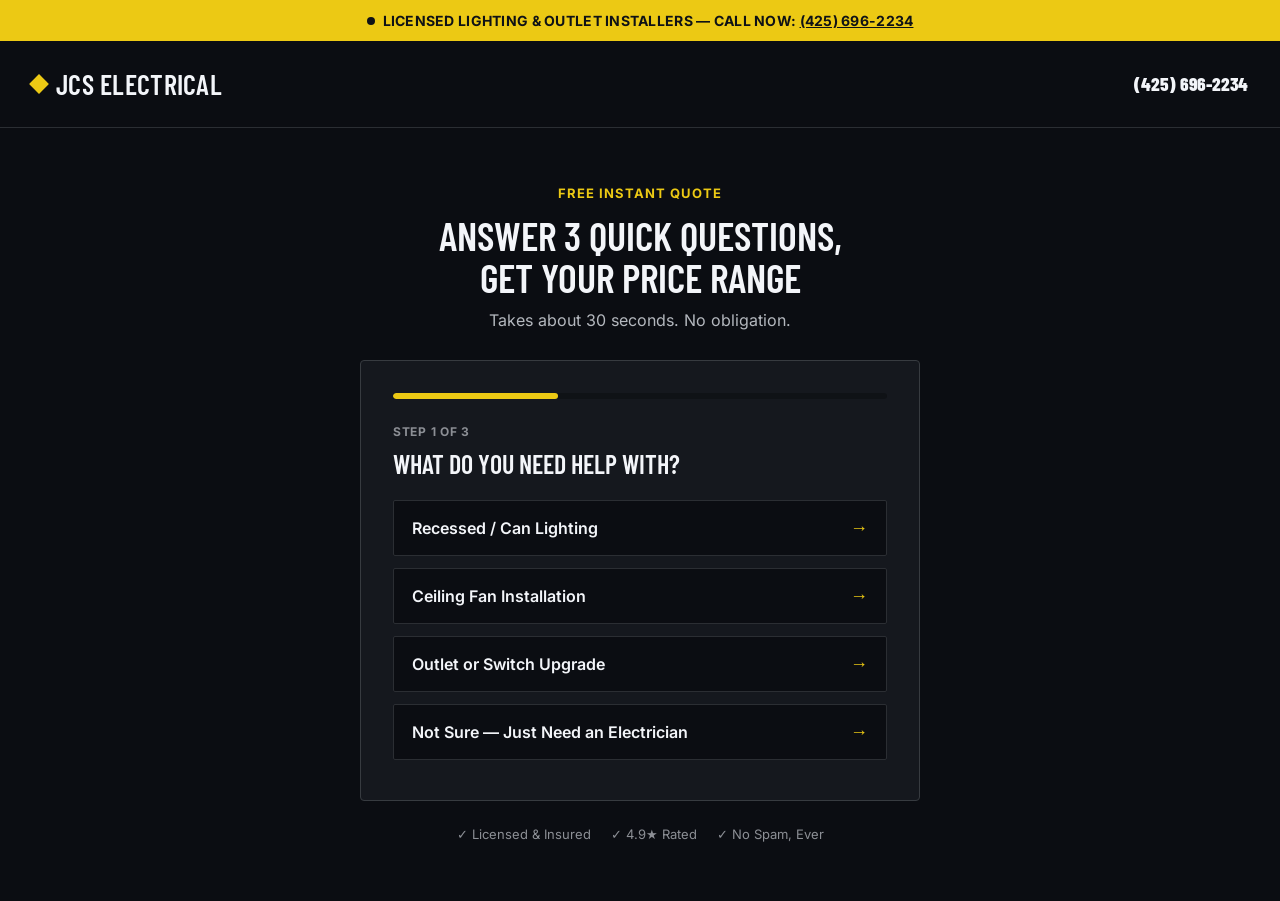
<file: quiz-test/index.html>
<!DOCTYPE html>
<html lang="en">
<head>
  <meta charset="UTF-8">
  <meta name="viewport" content="width=device-width, initial-scale=1.0">
  <meta name="robots" content="noindex, nofollow">
  <title>Free Electrical Quote Quiz | JCS Electrical</title>
  <meta name="description" content="Answer a few quick questions and get a fast, upfront quote from JCS Electrical.">

  <!-- Google Tag Manager -->
  <script>(function(w,d,s,l,i){w[l]=w[l]||[];w[l].push({'gtm.start':
  new Date().getTime(),event:'gtm.js'});var f=d.getElementsByTagName(s)[0],
  j=d.createElement(s),dl=l!='dataLayer'?'l='+l:'';j.async=true;j.src=
  'https://www.googletagmanager.com/gtm.js?id='+i+dl;f.parentNode.insertBefore(j,f);
  })(window,document,'script','dataLayer','GTM-WF25S3V5');</script>
  <!-- End Google Tag Manager -->

  <link rel="preconnect" href="https://fonts.googleapis.com">
  <link rel="preconnect" href="https://fonts.gstatic.com" crossorigin>
  <link href="https://fonts.googleapis.com/css2?family=Barlow+Condensed:wght@700;800;900&family=Inter:wght@400;500;600;700&display=swap" rel="stylesheet">
  <link rel="stylesheet" href="/css/styles.css?v=2">
  <link rel="stylesheet" href="../css/styles.css?v=2">
  <link rel="icon" type="image/x-icon" href="../favicon.ico">

  <style>
    .quiz-page {
      min-height: calc(100vh - 140px);
      display: flex;
      align-items: center;
      justify-content: center;
      padding: 56px 20px;
    }

    .quiz-wrap {
      width: 100%;
      max-width: 560px;
    }

    .quiz-intro {
      text-align: center;
      margin-bottom: 28px;
    }

    .quiz-eyebrow {
      font-family: var(--font-body);
      font-weight: 700;
      font-size: 13px;
      letter-spacing: 0.08em;
      text-transform: uppercase;
      color: var(--accent-gold);
      margin-bottom: 10px;
    }

    .quiz-heading {
      font-family: var(--font-heading);
      font-weight: 700;
      font-size: clamp(28px, 4vw, 40px);
      line-height: 1.05;
      text-transform: uppercase;
      margin-bottom: 10px;
      text-wrap: balance;
    }

    .quiz-subhead {
      font-size: 16px;
      color: var(--text-muted);
    }

    .quiz-card {
      background: var(--bg-card);
      border: 1px solid var(--border-color-light);
      border-radius: var(--radius-md);
      padding: 32px;
      position: relative;
      overflow: hidden;
    }

    .quiz-progress-track {
      height: 6px;
      background: var(--bg-subtle);
      border-radius: 4px;
      overflow: hidden;
      margin-bottom: 24px;
    }

    .quiz-progress-fill {
      height: 100%;
      background: var(--accent-gold);
      border-radius: 4px;
      transition: width 0.35s ease;
      width: 33.3%;
    }

    .quiz-step-label {
      font-family: var(--font-body);
      font-weight: 700;
      font-size: 12px;
      letter-spacing: 0.06em;
      text-transform: uppercase;
      color: var(--text-dim);
      margin-bottom: 8px;
    }

    .quiz-question {
      font-family: var(--font-heading);
      font-weight: 700;
      font-size: 26px;
      line-height: 1.15;
      text-transform: uppercase;
      margin-bottom: 22px;
      color: var(--text-main);
    }

    .quiz-options {
      display: flex;
      flex-direction: column;
      gap: 12px;
      margin-bottom: 8px;
    }

    .quiz-option {
      display: flex;
      align-items: center;
      justify-content: space-between;
      gap: 12px;
      width: 100%;
      text-align: left;
      background: var(--bg-main);
      border: 1px solid var(--border-color);
      color: var(--text-main);
      font-family: var(--font-body);
      font-size: 16px;
      font-weight: 600;
      padding: 16px 18px;
      border-radius: var(--radius-sm);
      cursor: pointer;
      transition: border-color var(--transition-fast), background var(--transition-fast), transform var(--transition-fast);
    }

    .quiz-option:hover {
      border-color: var(--accent-gold);
      background: var(--bg-card-hover);
      transform: translateX(2px);
    }

    .quiz-option-arrow {
      color: var(--accent-gold);
      font-size: 18px;
      flex-shrink: 0;
    }

    .quiz-back {
      display: inline-flex;
      align-items: center;
      gap: 6px;
      background: transparent;
      border: none;
      color: var(--text-dim);
      font-family: var(--font-body);
      font-size: 14px;
      font-weight: 600;
      cursor: pointer;
      padding: 0;
      margin-top: 18px;
    }

    .quiz-back:hover {
      color: var(--accent-gold);
    }

    .quiz-contact-form {
      display: flex;
      flex-direction: column;
      gap: 14px;
    }

    .quiz-recap {
      background: var(--bg-main);
      border: 1px solid var(--border-color);
      border-radius: var(--radius-sm);
      padding: 12px 16px;
      font-size: 14px;
      color: var(--text-muted);
      margin-bottom: 20px;
    }

    .quiz-recap b {
      color: var(--accent-gold);
    }

    .quiz-error {
      display: none;
      color: oklch(72% 0.19 25);
      font-size: 13px;
      font-weight: 600;
      margin-top: -6px;
    }

    .quiz-error.is-visible {
      display: block;
    }

    .quiz-trust-row {
      display: flex;
      justify-content: center;
      gap: 20px;
      flex-wrap: wrap;
      margin-top: 24px;
      font-size: 13px;
      color: var(--text-dim);
    }

    @media (max-width: 480px) {
      .quiz-card { padding: 24px 20px; }
      .quiz-question { font-size: 22px; }
    }
  </style>
</head>
<body>
  <!-- Google Tag Manager (noscript) -->
  <noscript><iframe src="https://www.googletagmanager.com/ns.html?id=GTM-WF25S3V5"
  height="0" width="0" style="display:none;visibility:hidden"></iframe></noscript>
  <!-- End Google Tag Manager (noscript) -->

  <!-- EMERGENCY TOP BANNER -->
  <div class="emergency-banner">
    <span class="emergency-dot"></span>
    <span>LICENSED LIGHTING &amp; OUTLET INSTALLERS — CALL NOW: <a href="tel:4256962234" style="color:inherit; text-decoration:underline;">(425) 696-2234</a></span>
  </div>

  <!-- SITE HEADER -->
  <header class="site-header">
    <div class="container header-container">
      <a href="../" class="logo">
        <span class="logo-icon"></span>
        JCS ELECTRICAL
      </a>
      <div class="header-actions">
        <a href="tel:4256962234" class="phone-link">(425) 696-2234</a>
      </div>
    </div>
  </header>

  <!-- QUIZ -->
  <main class="quiz-page container">
    <div class="quiz-wrap">
      <div class="quiz-intro">
        <div class="quiz-eyebrow">Free Instant Quote</div>
        <h1 class="quiz-heading">Answer 3 Quick Questions, Get Your Price Range</h1>
        <p class="quiz-subhead">Takes about 30 seconds. No obligation.</p>
      </div>

      <div class="quiz-card">
        <div class="quiz-progress-track">
          <div class="quiz-progress-fill" id="quizProgressFill"></div>
        </div>
        <div id="quizStepContainer"></div>
      </div>

      <div class="quiz-trust-row">
        <span>✓ Licensed &amp; Insured</span>
        <span>✓ 4.9★ Rated</span>
        <span>✓ No Spam, Ever</span>
      </div>
    </div>
  </main>

  <script src="../js/main.js"></script>

  <script>
    (function () {
      var answers = { service: '', timeline: '', name: '', phone: '', email: '' };
      var step = 1;
      var TOTAL_STEPS = 3;

      var container = document.getElementById('quizStepContainer');
      var progressFill = document.getElementById('quizProgressFill');

      var serviceOptions = [
        'Recessed / Can Lighting',
        'Ceiling Fan Installation',
        'Outlet or Switch Upgrade',
        'Not Sure — Just Need an Electrician'
      ];

      var timelineOptions = [
        'ASAP — This Week',
        'Within the Next Month',
        'Just Getting Quotes'
      ];

      function esc(s) {
        return String(s).replace(/&/g, '&amp;').replace(/</g, '&lt;').replace(/>/g, '&gt;');
      }

      function setProgress() {
        progressFill.style.width = ((step - 1) / TOTAL_STEPS * 100 + 100 / TOTAL_STEPS) + '%';
      }

      function renderStep1() {
        step = 1;
        setProgress();
        var html = '' +
          '<div class="quiz-step-label">Step 1 of ' + TOTAL_STEPS + '</div>' +
          '<div class="quiz-question">What do you need help with?</div>' +
          '<div class="quiz-options" id="quizOptions"></div>';
        container.innerHTML = html;
        var optWrap = document.getElementById('quizOptions');
        serviceOptions.forEach(function (opt) {
          var btn = document.createElement('button');
          btn.type = 'button';
          btn.className = 'quiz-option';
          btn.innerHTML = '<span>' + esc(opt) + '</span><span class="quiz-option-arrow">→</span>';
          btn.addEventListener('click', function () {
            answers.service = opt;
            renderStep2();
          });
          optWrap.appendChild(btn);
        });
      }

      function renderStep2() {
        step = 2;
        setProgress();
        var html = '' +
          '<div class="quiz-step-label">Step 2 of ' + TOTAL_STEPS + '</div>' +
          '<div class="quiz-question">How soon do you need this done?</div>' +
          '<div class="quiz-options" id="quizOptions"></div>' +
          '<button type="button" class="quiz-back" id="quizBack1">← Back</button>';
        container.innerHTML = html;
        var optWrap = document.getElementById('quizOptions');
        timelineOptions.forEach(function (opt) {
          var btn = document.createElement('button');
          btn.type = 'button';
          btn.className = 'quiz-option';
          btn.innerHTML = '<span>' + esc(opt) + '</span><span class="quiz-option-arrow">→</span>';
          btn.addEventListener('click', function () {
            answers.timeline = opt;
            renderStep3();
          });
          optWrap.appendChild(btn);
        });
        document.getElementById('quizBack1').addEventListener('click', renderStep1);
      }

      function renderStep3() {
        step = 3;
        setProgress();
        var html = '' +
          '<div class="quiz-step-label">Step 3 of ' + TOTAL_STEPS + '</div>' +
          '<div class="quiz-question">Where should we send your quote?</div>' +
          '<div class="quiz-recap"><b>' + esc(answers.service) + '</b> · ' + esc(answers.timeline) + '</div>' +
          '<form class="quiz-contact-form" id="quizContactForm">' +
            '<input type="text" placeholder="Full Name" class="form-control" id="quizName">' +
            '<input type="tel" placeholder="Phone Number" class="form-control" id="quizPhone">' +
            '<input type="email" placeholder="Email Address (optional)" class="form-control" id="quizEmail">' +
            '<div class="quiz-error" id="quizError">Please enter your name and phone number.</div>' +
            '<button type="submit" class="btn-primary" style="width: 100%; margin-top: 4px;">Get My Free Quote</button>' +
          '</form>' +
          '<button type="button" class="quiz-back" id="quizBack2">← Back</button>';
        container.innerHTML = html;

        document.getElementById('quizBack2').addEventListener('click', renderStep2);
        document.getElementById('quizContactForm').addEventListener('submit', function (e) {
          e.preventDefault();
          var name = document.getElementById('quizName').value.trim();
          var phone = document.getElementById('quizPhone').value.trim();
          var email = document.getElementById('quizEmail').value.trim();
          var errorEl = document.getElementById('quizError');

          if (!name || !phone) {
            errorEl.classList.add('is-visible');
            return;
          }
          errorEl.classList.remove('is-visible');

          answers.name = name;
          answers.phone = phone;
          answers.email = email;

          submitQuiz();
        });
      }

      function submitQuiz() {
        var parts = answers.name.split(' ');
        var firstName = parts[0] || '';
        var lastName = parts.slice(1).join(' ') || '';
        var notes = 'Quiz answers — Service: ' + answers.service + ' | Timeline: ' + answers.timeline;

        var webhookPayload = {
          locationId: 'iDdhTAYwVIzsWgprAeiV',
          firstName: firstName,
          lastName: lastName,
          name: answers.name,
          email: answers.email,
          phone: answers.phone,
          service: answers.service,
          timeline: answers.timeline,
          notes: notes,
          source: 'Website Quiz Lead Form (Test Page)',
          tags: ['Google-Ads-Lead', 'Website-Quiz-Lead'],
          customFields: [
            { id: '9zKDPiXPh3tePknC1S16', key: 'contact.service_needed', value: answers.service },
            { id: 'VneiQBZ00NJvcxZLx9Ei', key: 'contact.job_notes', value: notes }
          ]
        };

        var webhookUrl = 'https://services.leadconnectorhq.com/hooks/iDdhTAYwVIzsWgprAeiV/webhook-trigger/7BCqprofFmGXEaJCMxmW';

        var webhookPromise = fetch(webhookUrl, {
          method: 'POST',
          headers: { 'Content-Type': 'application/json' },
          body: JSON.stringify(webhookPayload)
        }).catch(function (err) {
          console.warn('Webhook post note:', err);
        });

        Promise.all([webhookPromise]).finally(function () {
          window.location.href = '../thank-you/';
        });
      }

      renderStep1();
    })();
  </script>
</body>
</html>
</file>
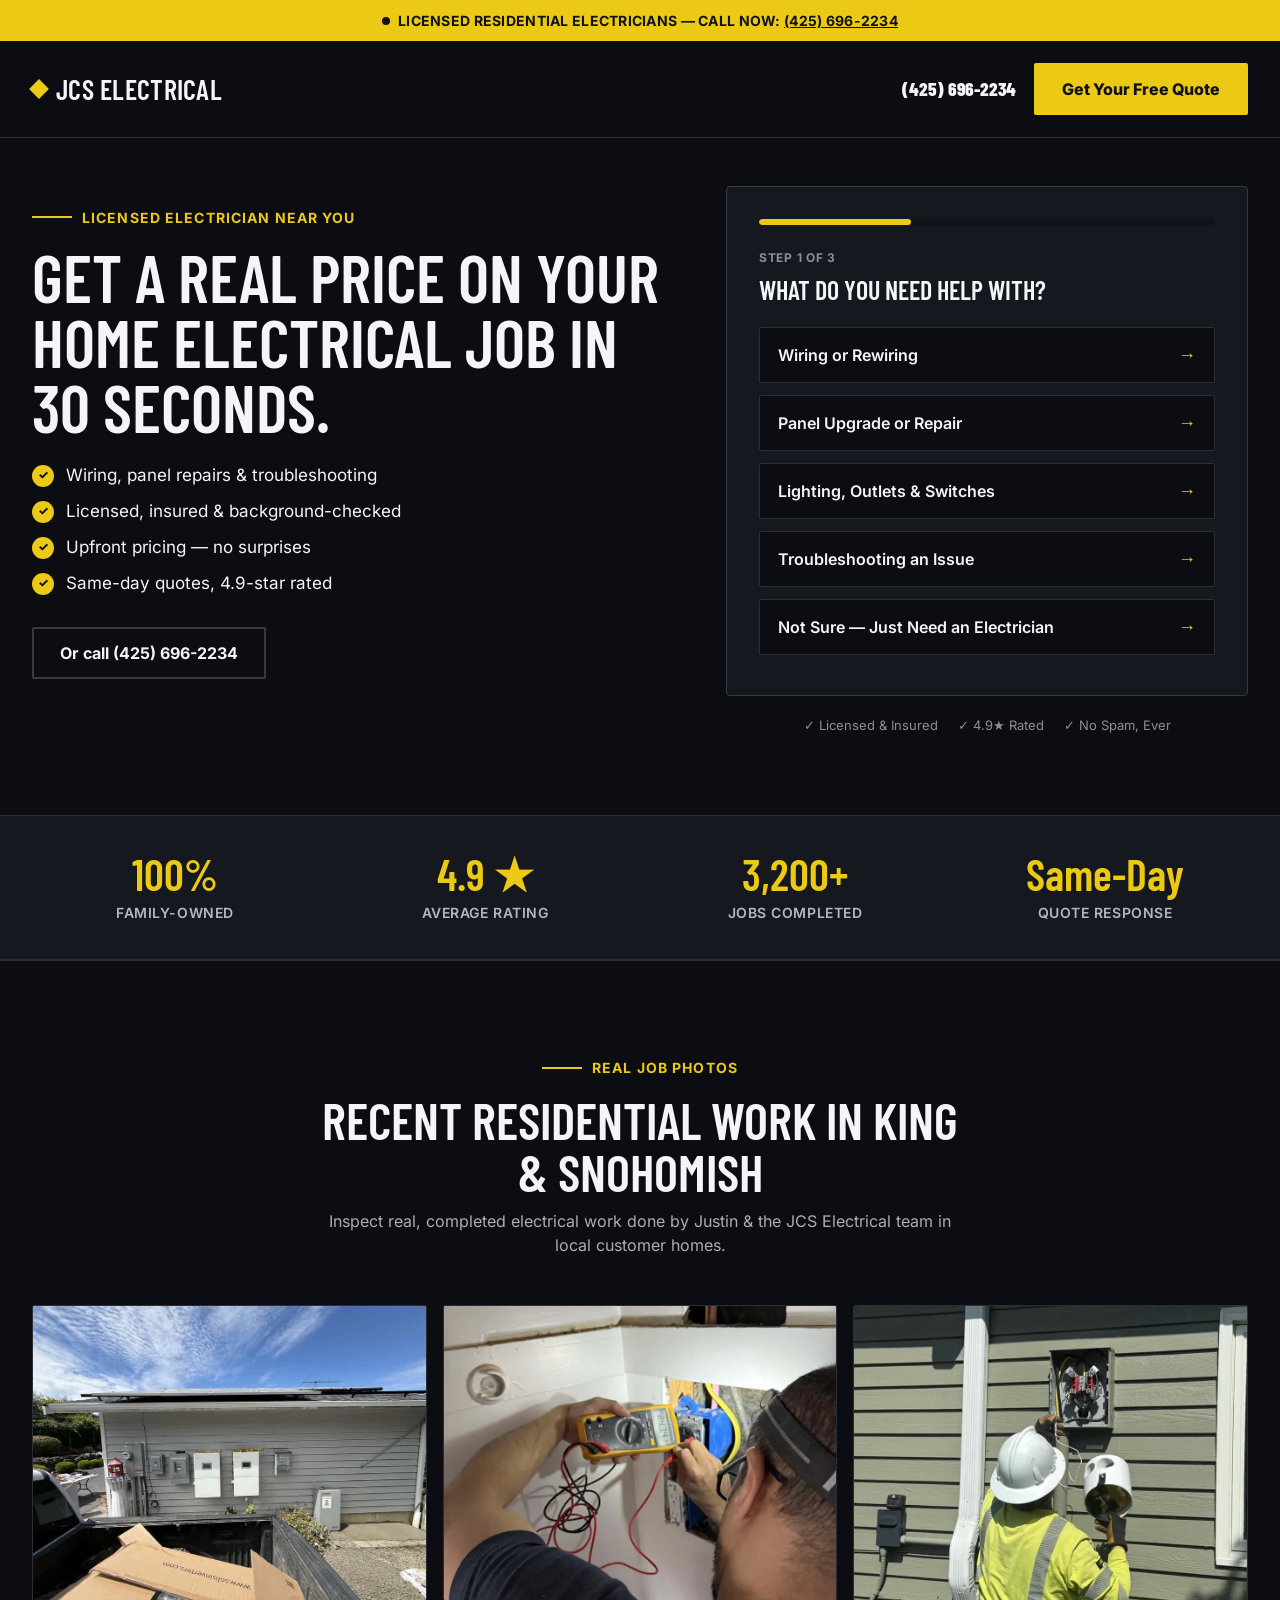
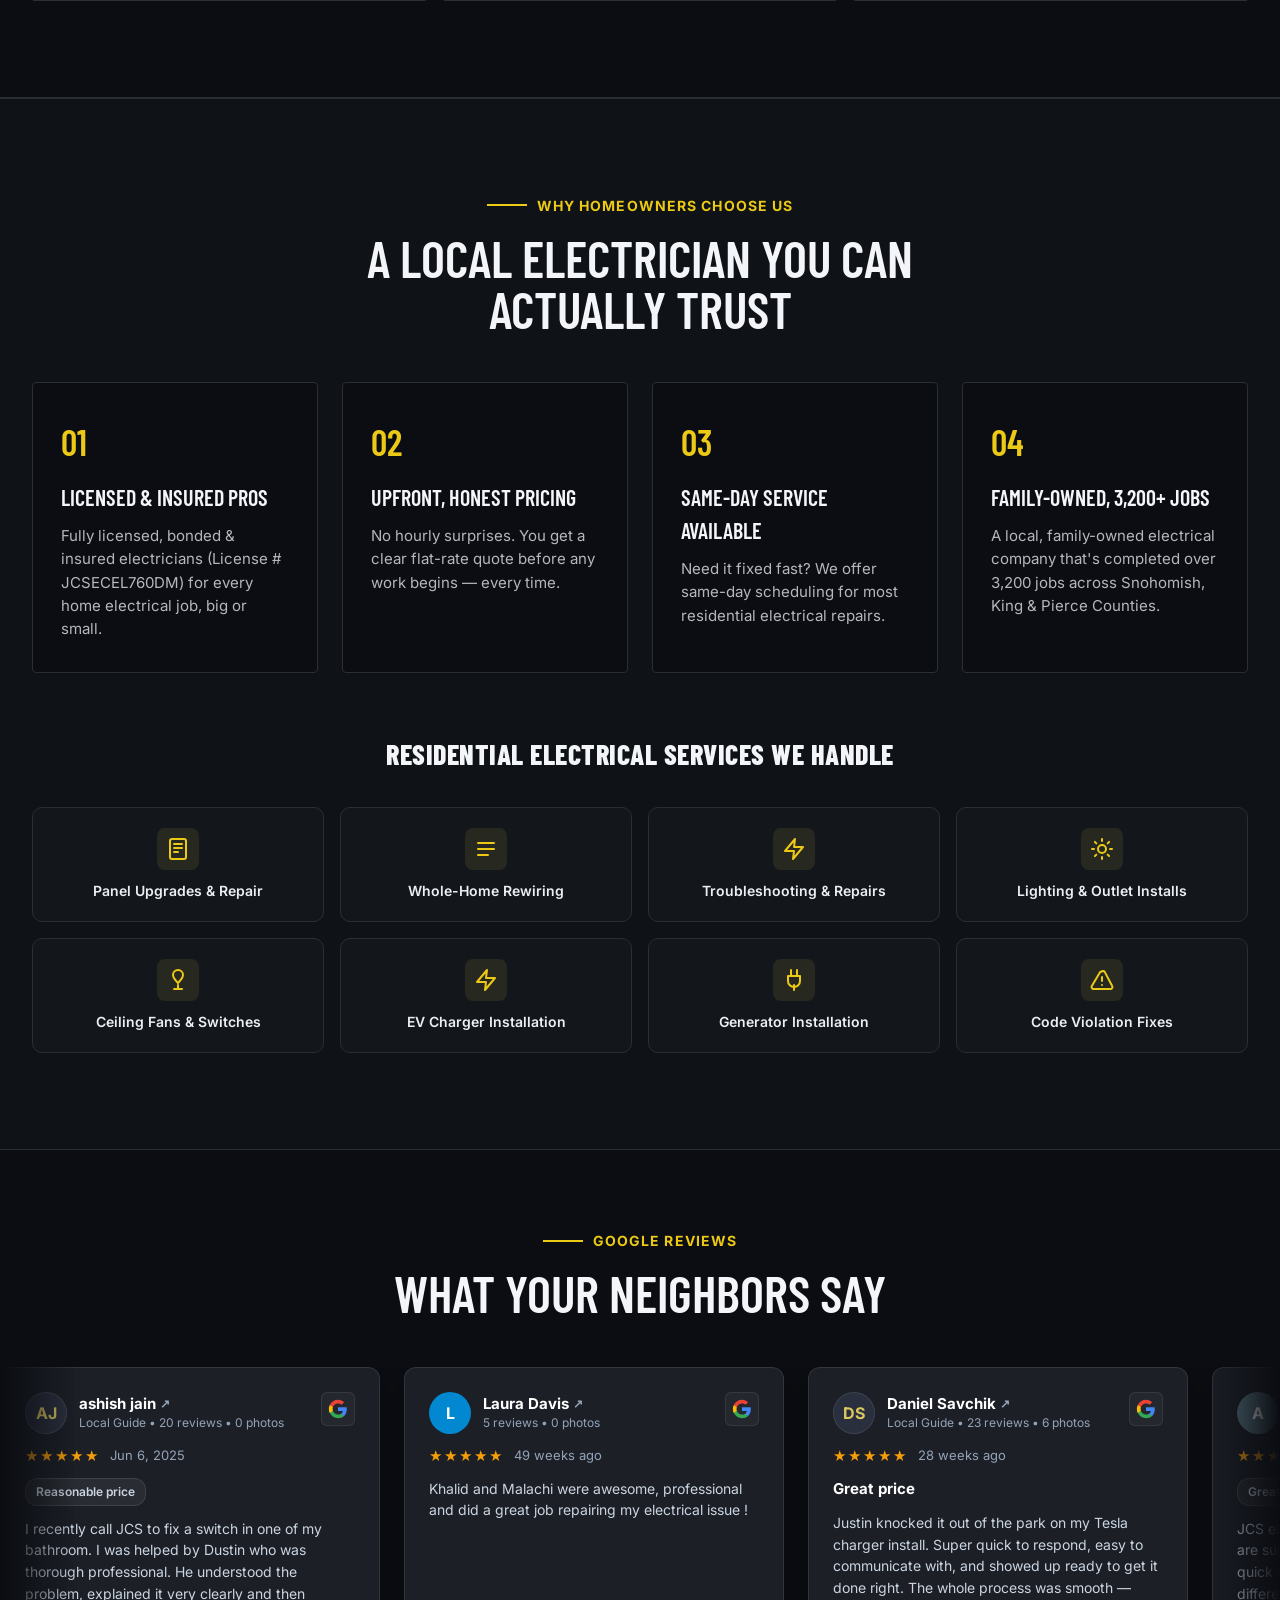
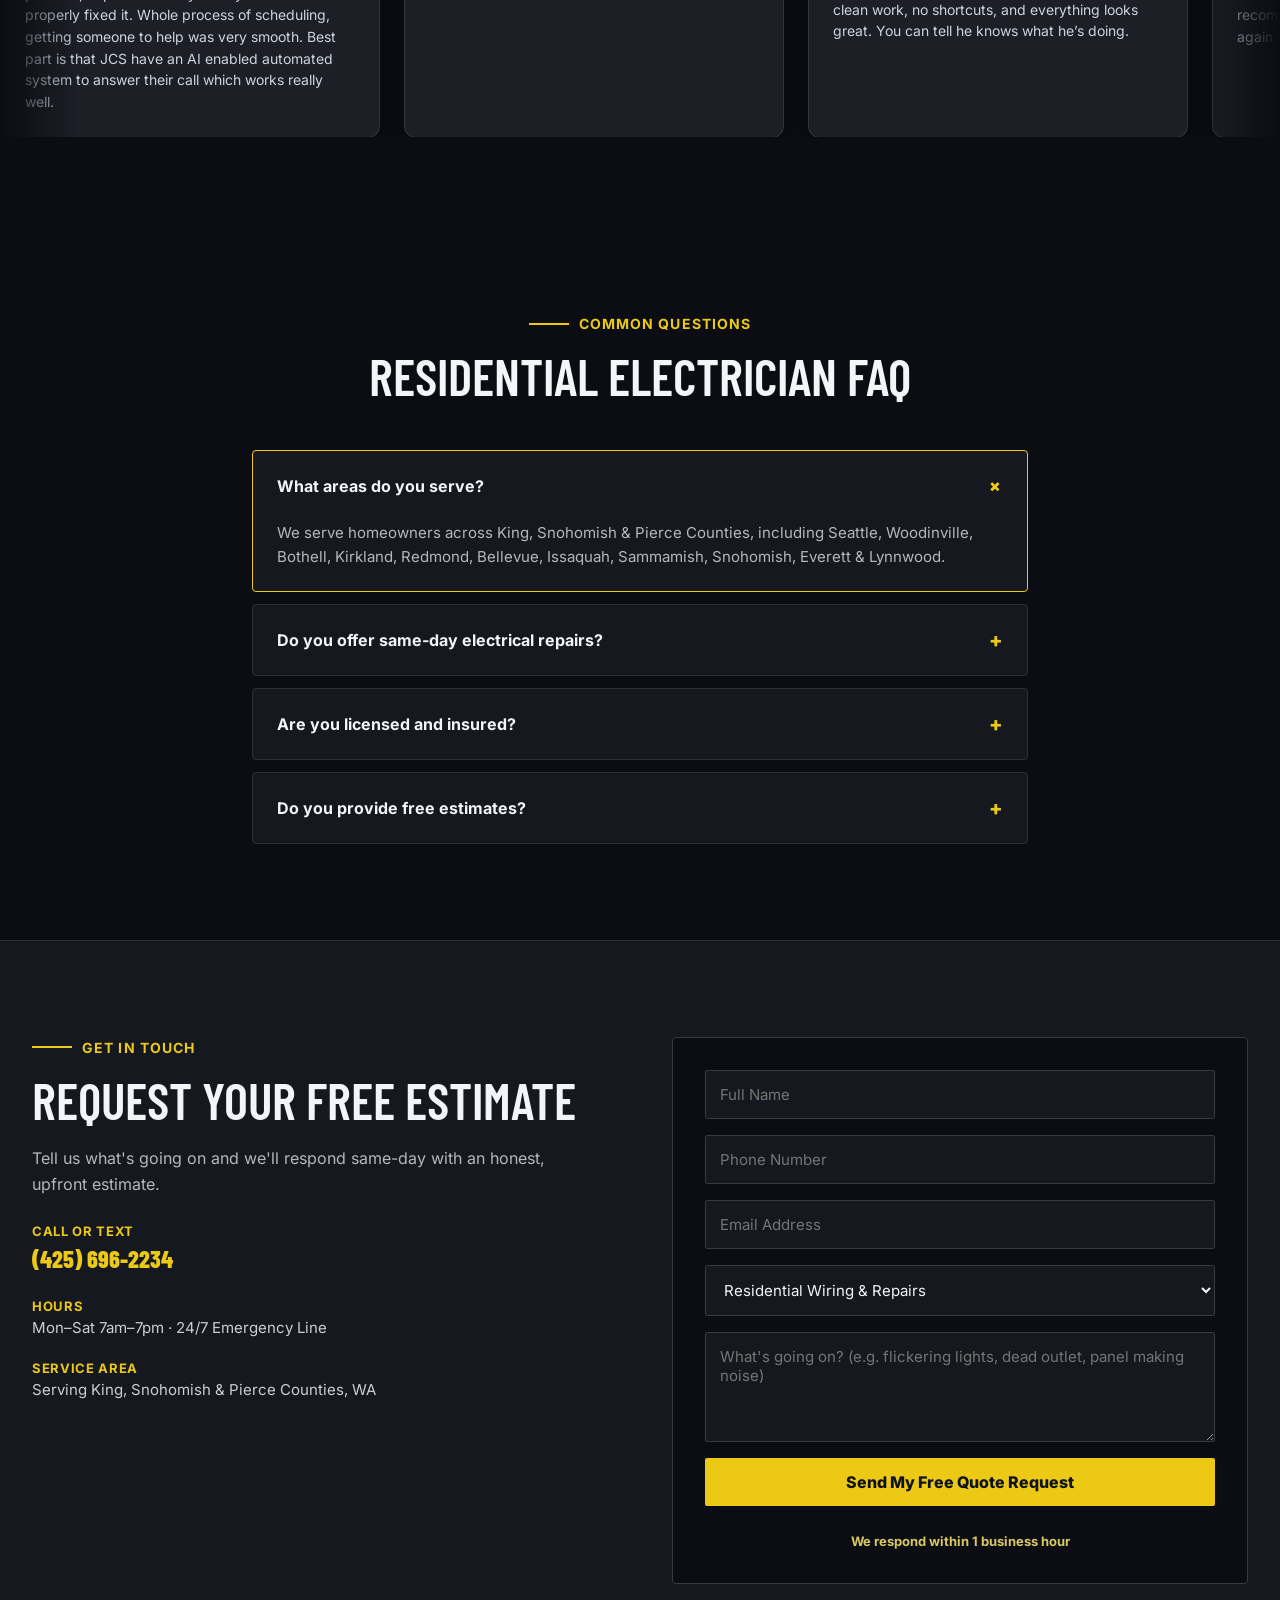
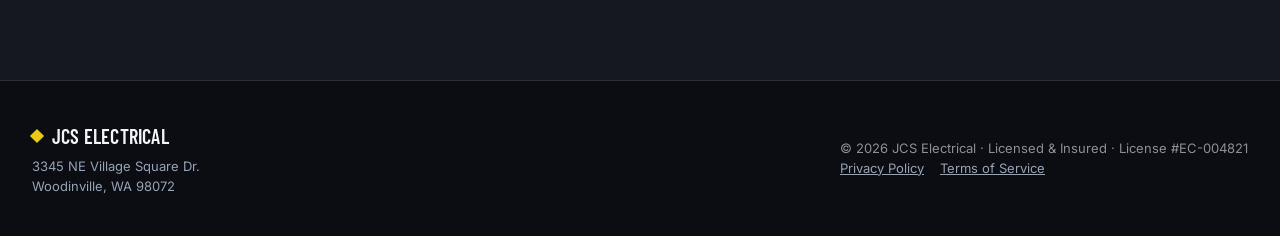
<file: residential-electrician/index.html>
<!DOCTYPE html>
<html lang="en">
<head>
  <meta charset="UTF-8">
  <meta name="viewport" content="width=device-width, initial-scale=1.0">
  <title>Residential Electrician Seattle & Snohomish | Licensed Home Electrical Repairs | JCS Electrical</title>
  <meta name="description" content="Licensed &amp; insured residential electricians serving King &amp; Snohomish Counties. Wiring, panel repairs, troubleshooting &amp; more. Upfront pricing, same-day scheduling. Call (425) 696-2234.">

  <!-- Open Graph / Meta -->
  <meta property="og:title" content="Residential Electrician | JCS Electrical">
  <meta property="og:description" content="Trusted, licensed home electricians for wiring, panel repairs, troubleshooting &amp; more. Family-owned, 4.9-star rated, serving King &amp; Snohomish Counties.">
  <meta property="og:image" content="https://go.jcselectricalseattle.com/assets/gallery/gallery-1.jpg">
  <meta property="og:url" content="https://go.jcselectricalseattle.com/residential-electrician/">

  <!-- Google Tag Manager -->
  <script>(function(w,d,s,l,i){w[l]=w[l]||[];w[l].push({'gtm.start':
  new Date().getTime(),event:'gtm.js'});var f=d.getElementsByTagName(s)[0],
  j=d.createElement(s),dl=l!='dataLayer'?'l='+l:'';j.async=true;j.src=
  'https://www.googletagmanager.com/gtm.js?id='+i+dl;f.parentNode.insertBefore(j,f);
  })(window,document,'script','dataLayer','GTM-WF25S3V5');</script>
  <!-- End Google Tag Manager -->

  <!-- Google Fonts & Stylesheets -->
  <link rel="preconnect" href="https://fonts.googleapis.com">
  <link rel="preconnect" href="https://fonts.gstatic.com" crossorigin>
  <link href="https://fonts.googleapis.com/css2?family=Barlow+Condensed:wght@700;800;900&family=Inter:wght@400;500;600;700&display=swap" rel="stylesheet">
  <link rel="stylesheet" href="/css/styles.css?v=2">
  <link rel="stylesheet" href="../css/styles.css?v=2">
  <link rel="icon" type="image/x-icon" href="../favicon.ico">

  <style>
    /* Critical Reviews Slider Layout & Full Component Fallbacks */
    .reviews-section {
      padding-top: 80px;
      padding-bottom: 80px;
      overflow: hidden;
      position: relative;
    }
    .reviews-slider-wrapper {
      width: 100%;
      overflow: hidden;
      position: relative;
      margin-top: 40px;
      mask-image: linear-gradient(to right, transparent 0%, black 6%, black 94%, transparent 100%);
      -webkit-mask-image: linear-gradient(to right, transparent 0%, black 6%, black 94%, transparent 100%);
    }
    .reviews-slider-track {
      display: flex !important;
      flex-direction: row !important;
      flex-wrap: nowrap !important;
      gap: 24px !important;
      width: max-content !important;
      min-width: max-content !important;
      animation: infiniteScroll 55s linear infinite !important;
      animation-play-state: running !important;
      will-change: transform;
    }
    .reviews-slider-track:hover,
    .reviews-slider-track *:hover {
      animation-play-state: running !important;
    }
    @keyframes infiniteScroll {
      0% { transform: translateX(0); }
      100% { transform: translateX(-50%); }
    }
    .google-review-card {
      width: 380px !important;
      min-width: 380px !important;
      max-width: 380px !important;
      flex-shrink: 0 !important;
      background: #1c1f26 !important;
      border: 1px solid rgba(255, 255, 255, 0.1) !important;
      border-radius: 12px !important;
      padding: 24px !important;
      display: flex !important;
      flex-direction: column !important;
      gap: 12px !important;
      box-shadow: 0 8px 24px rgba(0, 0, 0, 0.3) !important;
      text-align: left !important;
      box-sizing: border-box !important;
    }
    .gr-header {
      display: flex !important;
      align-items: flex-start !important;
      justify-content: space-between !important;
      gap: 12px !important;
      width: 100% !important;
    }
    .gr-author-info {
      display: flex !important;
      align-items: center !important;
      gap: 12px !important;
    }
    .gr-avatar {
      width: 42px !important;
      height: 42px !important;
      border-radius: 50% !important;
      display: flex !important;
      align-items: center !important;
      justify-content: center !important;
      font-weight: 700 !important;
      font-size: 16px !important;
      color: #ffffff !important;
      flex-shrink: 0 !important;
    }
    .gr-avatar-dark { background: #2a2f3d !important; color: #d9c95e !important; border: 1px solid rgba(255, 255, 255, 0.1) !important; }
    .gr-avatar-slate { background: #546e7a !important; color: #ffffff !important; }
    .gr-avatar-blue { background: #0288d1 !important; color: #ffffff !important; }
    .gr-avatar-green { background: #2e7d32 !important; color: #ffffff !important; }
    .gr-avatar-purple { background: #7b1fa2 !important; color: #ffffff !important; }
    .gr-avatar-magenta { background: #c2185b !important; color: #ffffff !important; }
    .gr-avatar-teal { background: #00796b !important; color: #ffffff !important; }

    .gr-author-name {
      font-weight: 700 !important;
      font-size: 15px !important;
      color: #ffffff !important;
      display: flex !important;
      align-items: center !important;
      gap: 4px !important;
      margin: 0 !important;
      line-height: 1.2 !important;
    }
    .gr-ext-icon {
      font-size: 12px !important;
      color: #94a3b8 !important;
      display: inline-block !important;
    }
    .gr-author-subtext {
      font-size: 12px !important;
      color: #94a3b8 !important;
      margin-top: 2px !important;
      line-height: 1.3 !important;
    }
    .gr-google-logo {
      display: flex !important;
      align-items: center !important;
      justify-content: center !important;
      padding: 6px !important;
      background: rgba(255, 255, 255, 0.04) !important;
      border: 1px solid rgba(255, 255, 255, 0.08) !important;
      border-radius: 6px !important;
      flex-shrink: 0 !important;
    }
    .gr-rating-row {
      display: flex !important;
      align-items: center !important;
      gap: 10px !important;
    }
    .gr-stars {
      color: #f59e0b !important;
      font-size: 15px !important;
      letter-spacing: 2px !important;
      line-height: 1 !important;
    }
    .gr-time {
      font-size: 13px !important;
      color: #94a3b8 !important;
    }
    .gr-review-title {
      font-weight: 700 !important;
      font-size: 15px !important;
      color: #ffffff !important;
      margin: 0 !important;
    }
    .gr-tag-pill {
      display: inline-block !important;
      font-size: 12px !important;
      font-weight: 600 !important;
      color: #cbd5e1 !important;
      background: rgba(255, 255, 255, 0.06) !important;
      border: 1px solid rgba(255, 255, 255, 0.1) !important;
      border-radius: 12px !important;
      padding: 4px 10px !important;
      align-self: flex-start !important;
    }
    .gr-review-text {
      font-size: 14px !important;
      line-height: 1.55 !important;
      color: #cbd5e1 !important;
      margin: 0 !important;
    }

    /* Hero Quiz-Style Lead Form (replaces hero image) */
    .hero-quiz-wrapper {
      display: flex;
      flex-direction: column;
    }

    .quiz-card {
      background: var(--bg-card);
      border: 1px solid var(--border-color-light);
      border-radius: var(--radius-md);
      padding: 32px;
      position: relative;
      overflow: hidden;
    }

    .quiz-progress-track {
      height: 6px;
      background: var(--bg-subtle);
      border-radius: 4px;
      overflow: hidden;
      margin-bottom: 24px;
    }

    .quiz-progress-fill {
      height: 100%;
      background: var(--accent-gold);
      border-radius: 4px;
      transition: width 0.35s ease;
      width: 33.3%;
    }

    .quiz-step-label {
      font-family: var(--font-body);
      font-weight: 700;
      font-size: 12px;
      letter-spacing: 0.06em;
      text-transform: uppercase;
      color: var(--text-dim);
      margin-bottom: 8px;
    }

    .quiz-question {
      font-family: var(--font-heading);
      font-weight: 700;
      font-size: 26px;
      line-height: 1.15;
      text-transform: uppercase;
      margin-bottom: 22px;
      color: var(--text-main);
    }

    .quiz-options {
      display: flex;
      flex-direction: column;
      gap: 12px;
      margin-bottom: 8px;
    }

    .quiz-option {
      display: flex;
      align-items: center;
      justify-content: space-between;
      gap: 12px;
      width: 100%;
      text-align: left;
      background: var(--bg-main);
      border: 1px solid var(--border-color);
      color: var(--text-main);
      font-family: var(--font-body);
      font-size: 16px;
      font-weight: 600;
      padding: 16px 18px;
      border-radius: var(--radius-sm);
      cursor: pointer;
      transition: border-color var(--transition-fast), background var(--transition-fast), transform var(--transition-fast);
    }

    .quiz-option:hover {
      border-color: var(--accent-gold);
      background: var(--bg-card-hover);
      transform: translateX(2px);
    }

    .quiz-option-arrow {
      color: var(--accent-gold);
      font-size: 18px;
      flex-shrink: 0;
    }

    .quiz-back {
      display: inline-flex;
      align-items: center;
      gap: 6px;
      background: transparent;
      border: none;
      color: var(--text-dim);
      font-family: var(--font-body);
      font-size: 14px;
      font-weight: 600;
      cursor: pointer;
      padding: 0;
      margin-top: 18px;
    }

    .quiz-back:hover {
      color: var(--accent-gold);
    }

    .quiz-contact-form {
      display: flex;
      flex-direction: column;
      gap: 14px;
    }

    .quiz-recap {
      background: var(--bg-main);
      border: 1px solid var(--border-color);
      border-radius: var(--radius-sm);
      padding: 12px 16px;
      font-size: 14px;
      color: var(--text-muted);
      margin-bottom: 20px;
    }

    .quiz-recap b {
      color: var(--accent-gold);
    }

    .quiz-error {
      display: none;
      color: oklch(72% 0.19 25);
      font-size: 13px;
      font-weight: 600;
      margin-top: -6px;
    }

    .quiz-error.is-visible {
      display: block;
    }

    .quiz-trust-row {
      display: flex;
      justify-content: center;
      gap: 20px;
      flex-wrap: wrap;
      margin-top: 20px;
      font-size: 13px;
      color: var(--text-dim);
    }

    @media (max-width: 480px) {
      .quiz-card { padding: 24px 20px; }
      .quiz-question { font-size: 22px; }
    }

    /* Custom Residential Page Layout & Symmetry Fixes */
    .re-features-grid {
      display: grid;
      grid-template-columns: repeat(4, 1fr) !important;
      gap: 24px !important;
      margin-bottom: 48px !important;
    }
    @media (max-width: 1024px) {
      .re-features-grid {
        grid-template-columns: repeat(2, 1fr) !important;
      }
    }
    @media (max-width: 600px) {
      .re-features-grid {
        grid-template-columns: 1fr !important;
      }
    }

    .re-services-grid {
      display: grid;
      grid-template-columns: repeat(4, 1fr);
      gap: 16px;
      margin-top: 32px;
    }
    @media (max-width: 900px) {
      .re-services-grid {
        grid-template-columns: repeat(2, 1fr);
      }
    }
    @media (max-width: 480px) {
      .re-services-grid {
        grid-template-columns: repeat(2, 1fr);
        gap: 10px;
      }
    }

    .re-service-card {
      background: oklch(20% 0.01 260);
      border: 1px solid oklch(30% 0.01 260);
      border-radius: 10px;
      padding: 20px 16px;
      text-align: center;
      font-weight: 600;
      color: oklch(95% 0.005 260);
      font-size: 14px;
      display: flex;
      flex-direction: column;
      align-items: center;
      justify-content: center;
      gap: 10px;
      transition: transform 0.2s ease, border-color 0.2s ease, box-shadow 0.2s ease;
    }
    .re-service-card:hover {
      border-color: var(--accent-gold);
      transform: translateY(-3px);
      box-shadow: 0 8px 20px rgba(0, 0, 0, 0.4);
    }
    .re-service-icon {
      display: flex;
      align-items: center;
      justify-content: center;
      width: 42px;
      height: 42px;
      background: rgba(217, 201, 94, 0.1);
      border-radius: 8px;
    }
    .gallery-caption {
      padding: 12px 16px;
      font-size: 13px;
      color: #94a3b8;
      background: oklch(18% 0.01 260);
      border-top: 1px solid oklch(28% 0.01 260);
      text-align: center;
      font-weight: 500;
    }
  </style>

  <!-- Structured Data Schema -->
  <script type="application/ld+json">
  {
    "@context": "https://schema.org",
    "@type": "Electrician",
    "name": "JCS Electrical - Residential Electrician",
    "@id": "https://go.jcselectricalseattle.com/residential-electrician/#electrician",
    "url": "https://go.jcselectricalseattle.com/residential-electrician/",
    "telephone": "+1-425-696-2234",
    "priceRange": "$$",
    "address": {
      "@type": "PostalAddress",
      "streetAddress": "3345 NE Village Square Dr.",
      "addressLocality": "Woodinville",
      "addressRegion": "WA",
      "postalCode": "98072",
      "addressCountry": "US"
    },
    "geo": {
      "@type": "GeoCoordinates",
      "latitude": 47.7543,
      "longitude": -122.1635
    },
    "openingHoursSpecification": {
      "@type": "OpeningHoursSpecification",
      "dayOfWeek": ["Monday", "Tuesday", "Wednesday", "Thursday", "Friday", "Saturday"],
      "opens": "07:00",
      "closes": "19:00"
    },
    "areaServed": [
      "Seattle", "Woodinville", "Bothell", "Kirkland", "Redmond", "Bellevue",
      "Issaquah", "Sammamish", "Snohomish", "Everett", "Lynnwood"
    ],
    "hasOfferCatalog": {
      "@type": "OfferCatalog",
      "name": "Residential Electrical Services",
      "itemListElement": [
        {
          "@type": "Offer",
          "itemOffered": {
            "@type": "Service",
            "name": "Residential Wiring & Electrical Repairs"
          }
        },
        {
          "@type": "Offer",
          "itemOffered": {
            "@type": "Service",
            "name": "Electrical Troubleshooting & Panel Service"
          }
        }
      ]
    }
  }
  </script>
</head>
<body>
  <!-- Google Tag Manager (noscript) -->
  <noscript><iframe src="https://www.googletagmanager.com/ns.html?id=GTM-WF25S3V5"
  height="0" width="0" style="display:none;visibility:hidden"></iframe></noscript>
  <!-- End Google Tag Manager (noscript) -->

  <!-- 1. EMERGENCY TOP BANNER -->
  <div class="emergency-banner">
    <span class="emergency-dot"></span>
    <span>LICENSED RESIDENTIAL ELECTRICIANS — CALL NOW: <a href="tel:4256962234" style="color:inherit; text-decoration:underline;">(425) 696-2234</a></span>
  </div>

  <!-- 2. SITE HEADER & NAVIGATION -->
  <header class="site-header">
    <div class="container header-container">
      <a href="../" class="logo">
        <span class="logo-icon"></span>
        JCS ELECTRICAL
      </a>

      <!-- Header Actions -->
      <div class="header-actions">
        <a href="tel:4256962234" class="phone-link">(425) 696-2234</a>
        <a href="#contact" class="btn-primary">Get Your Free Quote</a>
      </div>
    </div>
  </header>

  <!-- 3. HERO SECTION (DEDICATED RESIDENTIAL ELECTRICIAN) -->
  <section id="hero" class="hero-section container">
    <div>
      <div class="heading-tag">
        <div class="heading-tag-line"></div>
        <span class="heading-tag-text">LICENSED ELECTRICIAN NEAR YOU</span>
      </div>
      <h1 class="hero-headline">
        Get a Real Price on Your Home Electrical Job in 30 Seconds.
      </h1>
      <ul class="hero-bullets">
        <li class="hero-bullet-item"><span class="hero-bullet-check">✓</span> Wiring, panel repairs &amp; troubleshooting</li>
        <li class="hero-bullet-item"><span class="hero-bullet-check">✓</span> Licensed, insured &amp; background-checked</li>
        <li class="hero-bullet-item"><span class="hero-bullet-check">✓</span> Upfront pricing — no surprises</li>
        <li class="hero-bullet-item"><span class="hero-bullet-check">✓</span> Same-day quotes, 4.9-star rated</li>
      </ul>
      <div class="hero-cta-group">
        <a href="tel:4256962234" class="btn-secondary">Or call (425) 696-2234</a>
      </div>
    </div>
    <div class="hero-quiz-wrapper">
      <div class="quiz-card">
        <div class="quiz-progress-track">
          <div class="quiz-progress-fill" id="quizProgressFill"></div>
        </div>
        <div id="quizStepContainer"></div>
      </div>
      <div class="quiz-trust-row">
        <span>✓ Licensed &amp; Insured</span>
        <span>✓ 4.9★ Rated</span>
        <span>✓ No Spam, Ever</span>
      </div>
    </div>
  </section>

  <!-- 4. STATS BAR -->
  <section class="stats-section">
    <div class="container stats-grid">
      <div>
        <div class="stat-value">100%</div>
        <div class="stat-label">Family-Owned</div>
      </div>
      <div>
        <div class="stat-value">4.9 ★</div>
        <div class="stat-label">Average Rating</div>
      </div>
      <div>
        <div class="stat-value">3,200+</div>
        <div class="stat-label">Jobs Completed</div>
      </div>
      <div>
        <div class="stat-value">Same-Day</div>
        <div class="stat-label">Quote Response</div>
      </div>
    </div>
  </section>

  <!-- 5. OUR WORK / REAL RESIDENTIAL ELECTRICAL PHOTOS -->
  <section id="work" class="gallery-section">
    <div class="container">
      <div class="gallery-header">
        <div class="heading-tag" style="justify-content: center;">
          <div class="heading-tag-line"></div>
          <span class="heading-tag-text">Real Job Photos</span>
        </div>
        <h2 class="section-title">Recent Residential Work in King &amp; Snohomish</h2>
        <p style="color: oklch(75% 0.01 260); text-align: center; max-width: 680px; margin: 12px auto 0;">
          Inspect real, completed electrical work done by Justin &amp; the JCS Electrical team in local customer homes.
        </p>
      </div>

      <div class="gallery-grid" style="grid-template-columns: repeat(auto-fit, minmax(300px, 1fr));">
        <div class="gallery-item">
          <img src="../assets/gallery/gallery-1.jpg" alt="JCS Electrical service panel installation" loading="eager">
          <div class="gallery-caption">
            Service Panel Installation — King County, WA
          </div>
        </div>
        <div class="gallery-item">
          <img src="../assets/gallery/gallery-2.webp" alt="JCS Electrical technician testing a newly wired outlet" loading="lazy">
          <div class="gallery-caption">
            Outlet Wiring &amp; Safety Testing — Snohomish County, WA
          </div>
        </div>
        <div class="gallery-item">
          <img src="../assets/gallery/gallery-7.webp" alt="JCS Electrician installing an exterior electrical box" loading="lazy">
          <div class="gallery-caption">
            Exterior Electrical Box Installation — Woodinville, WA
          </div>
        </div>
      </div>
    </div>
  </section>

  <!-- 6. WHY CHOOSE JCS FOR RESIDENTIAL ELECTRICAL WORK -->
  <section class="why-section">
    <div class="container">
      <div class="gallery-header">
        <div class="heading-tag" style="justify-content: center;">
          <div class="heading-tag-line"></div>
          <span class="heading-tag-text">Why Homeowners Choose Us</span>
        </div>
        <h2 class="section-title">A Local Electrician You Can Actually Trust</h2>
      </div>

      <div class="why-grid re-features-grid">
        <div class="why-card">
          <div class="why-number">01</div>
          <h3 class="why-title">Licensed &amp; Insured Pros</h3>
          <p class="why-desc">Fully licensed, bonded &amp; insured electricians (License # JCSECEL760DM) for every home electrical job, big or small.</p>
        </div>
        <div class="why-card">
          <div class="why-number">02</div>
          <h3 class="why-title">Upfront, Honest Pricing</h3>
          <p class="why-desc">No hourly surprises. You get a clear flat-rate quote before any work begins — every time.</p>
        </div>
        <div class="why-card">
          <div class="why-number">03</div>
          <h3 class="why-title">Same-Day Service Available</h3>
          <p class="why-desc">Need it fixed fast? We offer same-day scheduling for most residential electrical repairs.</p>
        </div>
        <div class="why-card">
          <div class="why-number">04</div>
          <h3 class="why-title">Family-Owned, 3,200+ Jobs</h3>
          <p class="why-desc">A local, family-owned electrical company that's completed over 3,200 jobs across Snohomish, King &amp; Pierce Counties.</p>
        </div>
      </div>

      <!-- SERVICES OFFERED -->
      <div style="margin-top: 60px;">
        <h3 style="text-align: center; font-family: var(--font-heading); font-size: 28px; font-weight: 800; text-transform: uppercase; letter-spacing: 0.5px; color: var(--text-main);">
          Residential Electrical Services We Handle
        </h3>
        <div class="re-services-grid">
          <div class="re-service-card">
            <span class="re-service-icon"><svg width="24" height="24" viewBox="0 0 24 24" fill="none" stroke="var(--accent-gold)" stroke-width="2" stroke-linecap="round" stroke-linejoin="round"><rect x="4" y="2" width="16" height="20" rx="2"></rect><line x1="8" y1="7" x2="16" y2="7"></line><line x1="8" y1="11" x2="16" y2="11"></line><line x1="8" y1="15" x2="12" y2="15"></line></svg></span>
            Panel Upgrades &amp; Repair
          </div>
          <div class="re-service-card">
            <span class="re-service-icon"><svg width="24" height="24" viewBox="0 0 24 24" fill="none" stroke="var(--accent-gold)" stroke-width="2" stroke-linecap="round" stroke-linejoin="round"><path d="M4 6h16M4 12h16M4 18h10"></path></svg></span>
            Whole-Home Rewiring
          </div>
          <div class="re-service-card">
            <span class="re-service-icon"><svg width="24" height="24" viewBox="0 0 24 24" fill="none" stroke="var(--accent-gold)" stroke-width="2" stroke-linecap="round" stroke-linejoin="round"><path d="M13 2 3 14h9l-1 8 10-12h-9l1-8z"></path></svg></span>
            Troubleshooting &amp; Repairs
          </div>
          <div class="re-service-card">
            <span class="re-service-icon"><svg width="24" height="24" viewBox="0 0 24 24" fill="none" stroke="var(--accent-gold)" stroke-width="2" stroke-linecap="round" stroke-linejoin="round"><circle cx="12" cy="12" r="4"></circle><path d="M12 2v2M12 20v2M4.93 4.93l1.41 1.41M17.66 17.66l1.41 1.41M2 12h2M20 12h2M6.34 17.66l-1.41 1.41M19.07 4.93l-1.41 1.41"></path></svg></span>
            Lighting &amp; Outlet Installs
          </div>
          <div class="re-service-card">
            <span class="re-service-icon"><svg width="24" height="24" viewBox="0 0 24 24" fill="none" stroke="var(--accent-gold)" stroke-width="2" stroke-linecap="round" stroke-linejoin="round"><path d="M12 2a5 5 0 0 0-5 5c0 3 5 8 5 8s5-5 5-8a5 5 0 0 0-5-5z"></path><path d="M8 21h8M12 17v4"></path></svg></span>
            Ceiling Fans &amp; Switches
          </div>
          <div class="re-service-card">
            <span class="re-service-icon"><svg width="24" height="24" viewBox="0 0 24 24" fill="none" stroke="var(--accent-gold)" stroke-width="2" stroke-linecap="round" stroke-linejoin="round"><polygon points="13 2 3 14 12 14 11 22 21 10 12 10 13 2"></polygon></svg></span>
            EV Charger Installation
          </div>
          <div class="re-service-card">
            <span class="re-service-icon"><svg width="24" height="24" viewBox="0 0 24 24" fill="none" stroke="var(--accent-gold)" stroke-width="2" stroke-linecap="round" stroke-linejoin="round"><path d="M12 22v-5"></path><path d="M9 8V2"></path><path d="M15 8V2"></path><path d="M18 8v5a6 6 0 0 1-12 0V8z"></path></svg></span>
            Generator Installation
          </div>
          <div class="re-service-card">
            <span class="re-service-icon"><svg width="24" height="24" viewBox="0 0 24 24" fill="none" stroke="var(--accent-gold)" stroke-width="2" stroke-linecap="round" stroke-linejoin="round"><path d="M12 9v4M12 17h.01"></path><path d="M10.29 3.86 1.82 18a2 2 0 0 0 1.71 3h16.94a2 2 0 0 0 1.71-3L14.71 3.86a2 2 0 0 0-3.42 0z"></path></svg></span>
            Code Violation Fixes
          </div>
        </div>
      </div>
    </div>
  </section>

  <!-- 6.5 REVIEWS SECTION (INFINITE SCROLLING GOOGLE REVIEWS SLIDER) -->
  <section id="reviews" class="reviews-section">
    <div class="container">
      <div class="reviews-header" style="text-align: center;">
        <div class="heading-tag" style="justify-content: center;">
          <div class="heading-tag-line"></div>
          <span class="heading-tag-text">GOOGLE REVIEWS</span>
        </div>
        <h2 class="section-title">What your neighbors say</h2>
      </div>
    </div>

    <div class="reviews-slider-wrapper">
      <div class="reviews-slider-track" id="reviewsTrack"></div>
    </div>
  </section>

  <!-- 7. FAQ SECTION -->
  <section id="faq" class="container faq-section">
    <div class="gallery-header">
      <div class="heading-tag" style="justify-content: center;">
        <div class="heading-tag-line"></div>
        <span class="heading-tag-text">Common Questions</span>
      </div>
      <h2 class="section-title">Residential Electrician FAQ</h2>
    </div>

    <div class="faq-list">
      <div class="faq-item is-open">
        <div class="faq-question">
          <span>What areas do you serve?</span>
          <span class="faq-toggle-icon">+</span>
        </div>
        <div class="faq-answer">
          We serve homeowners across King, Snohomish &amp; Pierce Counties, including Seattle, Woodinville, Bothell, Kirkland, Redmond, Bellevue, Issaquah, Sammamish, Snohomish, Everett &amp; Lynnwood.
        </div>
      </div>

      <div class="faq-item">
        <div class="faq-question">
          <span>Do you offer same-day electrical repairs?</span>
          <span class="faq-toggle-icon">+</span>
        </div>
        <div class="faq-answer">
          Yes — for most residential electrical issues we can offer same-day or next-day scheduling. Let us know how urgent your job is and we'll do our best to get someone out fast.
        </div>
      </div>

      <div class="faq-item">
        <div class="faq-question">
          <span>Are you licensed and insured?</span>
          <span class="faq-toggle-icon">+</span>
        </div>
        <div class="faq-answer">
          Yes, 100%. JCS Electrical is a licensed, bonded &amp; insured WA electrical contractor (License # JCSECEL760DM). We pull permits when required and leave every job inspection-ready.
        </div>
      </div>

      <div class="faq-item">
        <div class="faq-question">
          <span>Do you provide free estimates?</span>
          <span class="faq-toggle-icon">+</span>
        </div>
        <div class="faq-answer">
          Yes. We give upfront, flat-rate estimates before any work starts — no hourly guessing games and no hidden fees.
        </div>
      </div>
    </div>
  </section>

  <!-- 8. CONTACT / LEAD QUOTE FORM -->
  <section id="contact" class="contact-section">
    <div class="container contact-grid">
      <div>
        <div class="heading-tag">
          <div class="heading-tag-line"></div>
          <span class="heading-tag-text">Get In Touch</span>
        </div>
        <h2 class="section-title" style="margin-bottom: 20px;">Request Your Free Estimate</h2>
        <p class="about-paragraph">
          Tell us what's going on and we'll respond same-day with an honest, upfront estimate.
        </p>

        <div class="contact-info-list">
          <div>
            <div class="info-label">Call or Text</div>
            <a href="tel:4256962234" class="info-value-lg">(425) 696-2234</a>
          </div>
          <div>
            <div class="info-label">Hours</div>
            <div class="info-value">Mon–Sat 7am–7pm · 24/7 Emergency Line</div>
          </div>
          <div>
            <div class="info-label">Service Area</div>
            <div class="info-value">Serving King, Snohomish &amp; Pierce Counties, WA</div>
          </div>
        </div>
      </div>

      <!-- Lead Quote Form -->
      <div>
        <form class="contact-form" id="quoteForm">
          <input type="text" required placeholder="Full Name" class="form-control">
          <input type="tel" required placeholder="Phone Number" class="form-control">
          <input type="email" placeholder="Email Address" class="form-control">
          <select class="form-control">
            <option value="">What do you need help with?</option>
            <option selected>Residential Wiring &amp; Repairs</option>
            <option>Panel Upgrades</option>
            <option>Lighting Installation</option>
            <option>EV Charger Install</option>
            <option>Emergency Repairs</option>
            <option>Generator Installation</option>
            <option>Other Electrical Project</option>
          </select>
          <textarea placeholder="What's going on? (e.g. flickering lights, dead outlet, panel making noise)" rows="4" class="form-control"></textarea>
          <button type="submit" class="btn-primary" style="width: 100%;">Send My Free Quote Request</button>
          <p style="font-size: 13px; color: #d9c95e; font-weight: 700; margin-top: 10px; text-align: center;">We respond within 1 business hour</p>
        </form>

        <!-- Form Success State -->
        <div class="form-success-card" id="formSuccessCard">
          <div class="avatar-initials" style="font-size: 20px; width: 44px; height: 44px;">✓</div>
          <h3 class="section-title" style="font-size: 24px;">Request Received!</h3>
          <p class="about-paragraph" style="margin: 0;">Thanks — we'll call you back same-day to schedule your free quote.</p>
        </div>
      </div>
    </div>
  </section>

  <!-- 9. SITE FOOTER -->
  <footer class="site-footer">
    <div class="container footer-container">
      <div class="footer-brand">
        <div class="logo" style="font-size: 20px;">
          <span class="logo-icon" style="width: 10px; height: 10px;"></span>
          JCS ELECTRICAL
        </div>
        <div style="font-size: 13px; color: #94a3b8; margin-top: 6px; line-height: 1.5;">
          3345 NE Village Square Dr.<br>
          Woodinville, WA 98072
        </div>
      </div>
      <div class="footer-copy">
        © 2026 JCS Electrical · Licensed &amp; Insured · License #EC-004821<br>
        <a href="../privacy-policy/" style="color:#94a3b8; margin-right: 12px; text-decoration: underline;">Privacy Policy</a>
        <a href="../terms-of-service/" style="color:#94a3b8; text-decoration: underline;">Terms of Service</a>
      </div>
    </div>
  </footer>

  <script src="../js/main.js"></script>

  <!-- Reviews data + render (shared review set, general-repair-relevant review surfaced first) -->
  <script>
    (function () {
      var reviews = [
        { initials: "AJ", cls: "gr-avatar-dark", name: "ashish jain", meta: "Local Guide • 20 reviews • 0 photos", time: "Jun 6, 2025", tag: "Reasonable price", title: null, text: "I recently call JCS to fix a switch in one of my bathroom. I was helped by Dustin who was thorough professional. He understood the problem, explained it very clearly and then properly fixed it. Whole process of scheduling, getting someone to help was very smooth. Best part is that JCS have an AI enabled automated system to answer their call which works really well." },
        { initials: "L", cls: "gr-avatar-blue", name: "Laura Davis", meta: "5 reviews • 0 photos", time: "49 weeks ago", tag: null, title: null, text: "Khalid and Malachi were awesome, professional and did a great job repairing my electrical issue !" },
        { initials: "DS", cls: "gr-avatar-dark", name: "Daniel Savchik", meta: "Local Guide • 23 reviews • 6 photos", time: "28 weeks ago", tag: null, title: "Great price", text: "Justin knocked it out of the park on my Tesla charger install. Super quick to respond, easy to communicate with, and showed up ready to get it done right. The whole process was smooth — clean work, no shortcuts, and everything looks great. You can tell he knows what he’s doing." },
        { initials: "A", cls: "gr-avatar-slate", name: "Alex Murray", meta: "3 reviews • 0 photos", time: "39 weeks ago", tag: "Great price • $800–1,000", title: null, text: "JCS electrical was fantastic to work with. They are super responsive, everything was completed quick and they saved me lots of money offering different solutions to my issues. I would highly recommend them and I will gladly go to them again for any work I need done in the future." },
        { initials: "MD", cls: "gr-avatar-dark", name: "Manny Dunham", meta: "3 reviews • 0 photos", time: "46 weeks ago", tag: "Reasonable price • $2,000+", title: null, text: "Fast reliable work. Definitely a I’ll use them again." },
        { initials: "E", cls: "gr-avatar-green", name: "Eddie Sanchez", meta: "3 reviews • 6 photos", time: "Jul 13, 2025", tag: null, title: null, text: "I’ve worked with JCS Electric since the early days, and the quality of their work has remained solid across every project. They’re dependable, efficient, and consistently deliver clean, professional electrical installations that meet code and hold up over time." },
        { initials: "m", cls: "gr-avatar-purple", name: "mike7great", meta: "5 reviews • 0 photos", time: "Apr 27, 2025", tag: null, title: null, text: "They do things neat and are very knowledgeable. They explained all their actions, so I felt confidence in their job of setting up and wiring light fixtures in a bedroom. Would recommend them to a friend." },
        { initials: "AO", cls: "gr-avatar-slate", name: "Amy O'Neill", meta: "8 reviews • 1 photo", time: "Apr 10, 2025", tag: null, title: null, text: "We hired JCS Electrical to install a whole home generator after losing power for a week following the last bomb cyclone. Justin provided a comprehensive report with generator options based on our needs. He was very communicative and professional throughout the entire process and handled all the necessary permits and contractors. I would highly recommend JCS Electrical and plan to hire them again!" },
        { initials: "D", cls: "gr-avatar-teal", name: "Devanshu Singh", meta: "2 reviews • 3 photos", time: "Apr 5, 2025", tag: null, title: null, text: "Such a pleasant and professional experience. From now on, JCS electrical will be my go to service for my beloved home. Couldn’t entrust a better team with this responsibility." },
        { initials: "C", cls: "gr-avatar-magenta", name: "Chris Hopwo", meta: "2 reviews • 0 photos", time: "Mar 20, 2025", tag: null, title: null, text: "JCS Electrical was responsive, professional and on time for our appointment. The work was excellent, completed in a timely matter at the price we were quoted. We recommend them for any work you need done." }
      ];

      var googleLogo = '<div class="gr-google-logo" aria-label="Google Review"><svg width="20" height="20" viewBox="0 0 24 24"><path fill="#4285F4" d="M22.56 12.25c0-.78-.07-1.53-.2-2.25H12v4.26h5.92c-.26 1.37-1.04 2.53-2.21 3.31v2.77h3.57c2.08-1.92 3.28-4.74 3.28-8.09z"/><path fill="#34A853" d="M12 23c2.97 0 5.46-.98 7.28-2.66l-3.57-2.77c-.98.66-2.23 1.06-3.71 1.06-2.86 0-5.29-1.93-6.16-4.53H2.18v2.84C3.99 20.53 7.7 23 12 23z"/><path fill="#FBBC05" d="M5.84 14.09c-.22-.66-.35-1.36-.35-2.09s.13-1.43.35-2.09V7.06H2.18C1.43 8.55 1 10.22 1 12s.43 3.45 1.18 4.94l2.85-2.22.81-.63z"/><path fill="#EA4335" d="M12 5.38c1.62 0 3.06.56 4.21 1.64l3.15-3.15C17.45 2.09 14.97 1 12 1 7.7 1 3.99 3.47 2.18 7.06l3.66 2.84c.87-2.6 3.3-4.52 6.16-4.52z"/></svg></div>';

      function esc(s) {
        return s.replace(/&/g, "&amp;").replace(/</g, "&lt;").replace(/>/g, "&gt;");
      }

      function cardHtml(r, hidden) {
        return '' +
          '<div class="google-review-card"' + (hidden ? ' aria-hidden="true"' : '') + '>' +
            '<div class="gr-header">' +
              '<div class="gr-author-info">' +
                '<div class="gr-avatar ' + r.cls + '">' + esc(r.initials) + '</div>' +
                '<div>' +
                  '<div class="gr-author-name">' + esc(r.name) + ' <span class="gr-ext-icon">↗</span></div>' +
                  '<div class="gr-author-subtext">' + esc(r.meta) + '</div>' +
                '</div>' +
              '</div>' +
              googleLogo +
            '</div>' +
            '<div class="gr-rating-row"><div class="gr-stars">★★★★★</div><span class="gr-time">' + esc(r.time) + '</span></div>' +
            (r.tag ? '<div class="gr-tag-pill">' + esc(r.tag) + '</div>' : '') +
            (r.title ? '<div class="gr-review-title">' + esc(r.title) + '</div>' : '') +
            '<p class="gr-review-text">' + esc(r.text) + '</p>' +
          '</div>';
      }

      var html = reviews.map(function (r) { return cardHtml(r, false); }).join('') +
                 reviews.map(function (r) { return cardHtml(r, true); }).join('');
      document.getElementById('reviewsTrack').innerHTML = html;
    })();
  </script>

  <!-- Hero Quiz-Style Lead Form -->
  <script>
    (function () {
      var answers = { service: '', timeline: '', name: '', phone: '', email: '' };
      var step = 1;
      var TOTAL_STEPS = 3;

      var container = document.getElementById('quizStepContainer');
      var progressFill = document.getElementById('quizProgressFill');
      if (!container || !progressFill) return;

      var serviceOptions = [
        'Wiring or Rewiring',
        'Panel Upgrade or Repair',
        'Lighting, Outlets & Switches',
        'Troubleshooting an Issue',
        'Not Sure — Just Need an Electrician'
      ];

      var timelineOptions = [
        'ASAP — This Week',
        'Within the Next Month',
        'Just Getting Quotes'
      ];

      function esc(s) {
        return String(s).replace(/&/g, '&amp;').replace(/</g, '&lt;').replace(/>/g, '&gt;');
      }

      function setProgress() {
        progressFill.style.width = ((step - 1) / TOTAL_STEPS * 100 + 100 / TOTAL_STEPS) + '%';
      }

      function renderStep1() {
        step = 1;
        setProgress();
        var html = '' +
          '<div class="quiz-step-label">Step 1 of ' + TOTAL_STEPS + '</div>' +
          '<div class="quiz-question">What do you need help with?</div>' +
          '<div class="quiz-options" id="quizOptions"></div>';
        container.innerHTML = html;
        var optWrap = document.getElementById('quizOptions');
        serviceOptions.forEach(function (opt) {
          var btn = document.createElement('button');
          btn.type = 'button';
          btn.className = 'quiz-option';
          btn.innerHTML = '<span>' + esc(opt) + '</span><span class="quiz-option-arrow">→</span>';
          btn.addEventListener('click', function () {
            answers.service = opt;
            renderStep2();
          });
          optWrap.appendChild(btn);
        });
      }

      function renderStep2() {
        step = 2;
        setProgress();
        var html = '' +
          '<div class="quiz-step-label">Step 2 of ' + TOTAL_STEPS + '</div>' +
          '<div class="quiz-question">How soon do you need this done?</div>' +
          '<div class="quiz-options" id="quizOptions"></div>' +
          '<button type="button" class="quiz-back" id="quizBack1">← Back</button>';
        container.innerHTML = html;
        var optWrap = document.getElementById('quizOptions');
        timelineOptions.forEach(function (opt) {
          var btn = document.createElement('button');
          btn.type = 'button';
          btn.className = 'quiz-option';
          btn.innerHTML = '<span>' + esc(opt) + '</span><span class="quiz-option-arrow">→</span>';
          btn.addEventListener('click', function () {
            answers.timeline = opt;
            renderStep3();
          });
          optWrap.appendChild(btn);
        });
        document.getElementById('quizBack1').addEventListener('click', renderStep1);
      }

      function renderStep3() {
        step = 3;
        setProgress();
        var html = '' +
          '<div class="quiz-step-label">Step 3 of ' + TOTAL_STEPS + '</div>' +
          '<div class="quiz-question">Where should we send your quote?</div>' +
          '<div class="quiz-recap"><b>' + esc(answers.service) + '</b> · ' + esc(answers.timeline) + '</div>' +
          '<form class="quiz-contact-form" id="quizContactForm">' +
            '<input type="text" placeholder="Full Name" class="form-control" id="quizName">' +
            '<input type="tel" placeholder="Phone Number" class="form-control" id="quizPhone">' +
            '<input type="email" placeholder="Email Address (optional)" class="form-control" id="quizEmail">' +
            '<div class="quiz-error" id="quizError">Please enter your name and phone number.</div>' +
            '<button type="submit" class="btn-primary" style="width: 100%; margin-top: 4px;">Get My Free Quote</button>' +
          '</form>' +
          '<button type="button" class="quiz-back" id="quizBack2">← Back</button>';
        container.innerHTML = html;

        document.getElementById('quizBack2').addEventListener('click', renderStep2);
        document.getElementById('quizContactForm').addEventListener('submit', function (e) {
          e.preventDefault();
          var name = document.getElementById('quizName').value.trim();
          var phone = document.getElementById('quizPhone').value.trim();
          var email = document.getElementById('quizEmail').value.trim();
          var errorEl = document.getElementById('quizError');

          if (!name || !phone) {
            errorEl.classList.add('is-visible');
            return;
          }
          errorEl.classList.remove('is-visible');

          answers.name = name;
          answers.phone = phone;
          answers.email = email;

          submitQuiz();
        });
      }

      function submitQuiz() {
        var parts = answers.name.split(' ');
        var firstName = parts[0] || '';
        var lastName = parts.slice(1).join(' ') || '';
        var notes = 'Quiz answers — Service: ' + answers.service + ' | Timeline: ' + answers.timeline;

        var webhookPayload = {
          locationId: 'iDdhTAYwVIzsWgprAeiV',
          firstName: firstName,
          lastName: lastName,
          name: answers.name,
          email: answers.email,
          phone: answers.phone,
          service: answers.service,
          timeline: answers.timeline,
          notes: notes,
          source: 'Website Quiz Lead Form (Residential Electrician Hero)',
          tags: ['Google-Ads-Lead', 'Website-Quiz-Lead'],
          customFields: [
            { id: '9zKDPiXPh3tePknC1S16', key: 'contact.service_needed', value: answers.service },
            { id: 'VneiQBZ00NJvcxZLx9Ei', key: 'contact.job_notes', value: notes }
          ]
        };

        var webhookUrl = 'https://services.leadconnectorhq.com/hooks/iDdhTAYwVIzsWgprAeiV/webhook-trigger/7BCqprofFmGXEaJCMxmW';

        var webhookPromise = fetch(webhookUrl, {
          method: 'POST',
          headers: { 'Content-Type': 'application/json' },
          body: JSON.stringify(webhookPayload)
        }).catch(function (err) {
          console.warn('Webhook post note:', err);
        });

        Promise.all([webhookPromise]).finally(function () {
          window.location.href = '../thank-you/';
        });
      }

      renderStep1();
    })();
  </script>

  <!-- GoHighLevel LeadConnector Chat Widget -->
  <script src="https://widgets.leadconnectorhq.com/loader.js" data-resources-url="https://widgets.leadconnectorhq.com/chat-widget/loader.js" data-widget-id="6a6931dc89b8c5f4e83882a5" data-source="WEB_USER"></script>
</body>
</html>
</file>
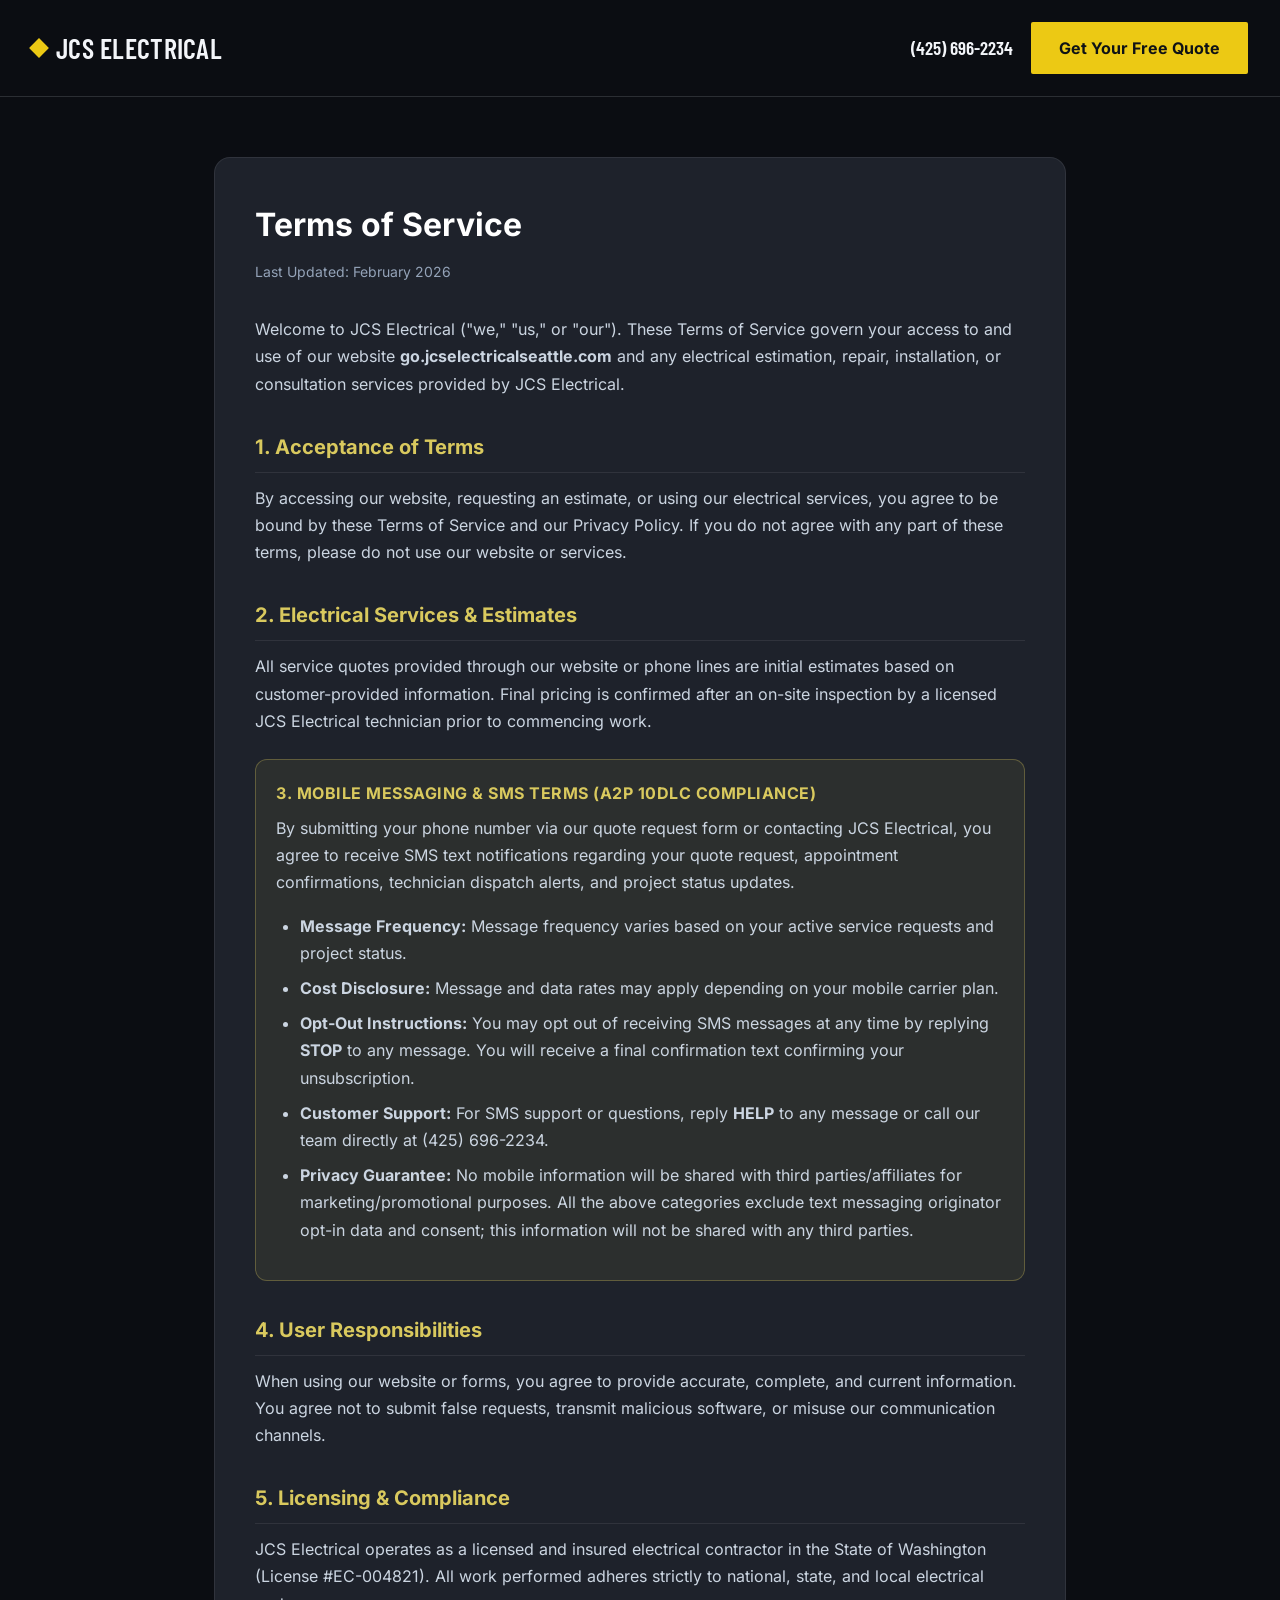
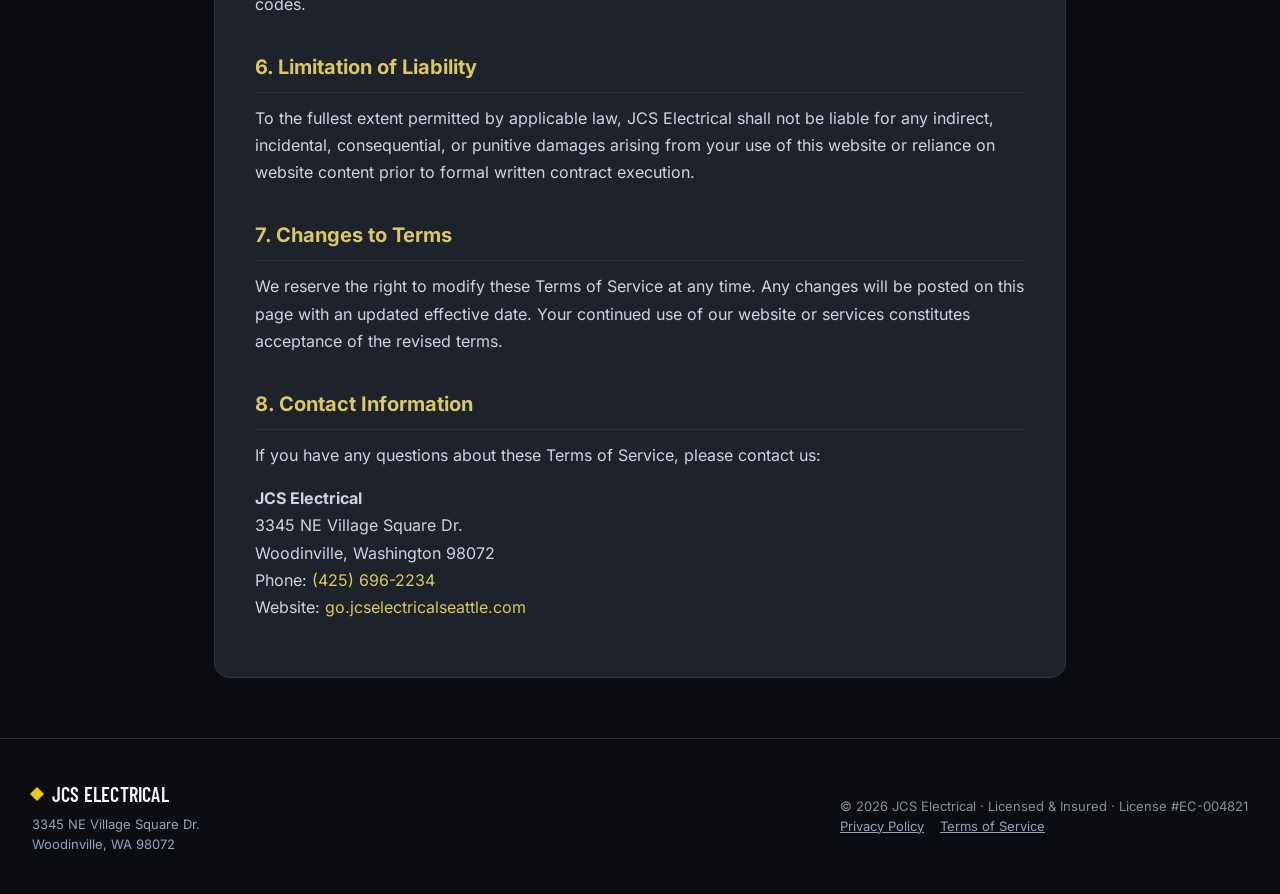
<file: terms-of-service/index.html>
<!DOCTYPE html>
<html lang="en">
<head>
  <!-- Google Tag Manager -->
  <script>(function(w,d,s,l,i){w[l]=w[l]||[];w[l].push({'gtm.start':
  new Date().getTime(),event:'gtm.js'});var f=d.getElementsByTagName(s)[0],
  j=d.createElement(s),dl=l!='dataLayer'?'&l='+l:'';j.async=true;j.src=
  'https://www.googletagmanager.com/gtm.js?id='+i+dl;f.parentNode.insertBefore(j,f);
  })(window,document,'script','dataLayer','GTM-WF25S3V5');</script>
  <!-- End Google Tag Manager -->

  <meta charset="utf-8">
  <meta name="viewport" content="width=device-width, initial-scale=1.0">
  <title>Terms of Service | JCS Electrical</title>
  <meta name="description" content="JCS Electrical Terms of Service. Review terms governing our website use, electrical estimates, and A2P 10DLC compliant text messaging services.">
  <link rel="icon" type="image/svg+xml" href="data:image/svg+xml,<svg xmlns='http://www.w3.org/2000/svg' viewBox='0 0 100 100'><rect width='100' height='100' fill='%231a1d24'/><polygon points='52.5,22.5 32.5,57.5 47.5,57.5 42.5,77.5 67.5,45 50,45 55,22.5' fill='%23d9c95e'/></svg>">
  <link rel="stylesheet" href="../css/styles.css?v=2">
  <style>
    .legal-page-container {
      max-width: 900px;
      margin: 0 auto;
      padding: 60px 24px;
      line-height: 1.7;
    }
    .legal-card {
      background: var(--surface, #1e222b);
      border: 1px solid rgba(255, 255, 255, 0.08);
      border-radius: 16px;
      padding: 40px;
      color: #e2e8f0;
    }
    .legal-card h1 {
      font-size: 32px;
      color: #ffffff;
      margin-bottom: 8px;
    }
    .legal-card .effective-date {
      color: #94a3b8;
      font-size: 14px;
      margin-bottom: 32px;
      display: block;
    }
    .legal-card h2 {
      font-size: 20px;
      color: #d9c95e;
      margin-top: 32px;
      margin-bottom: 12px;
      border-bottom: 1px solid rgba(255, 255, 255, 0.08);
      padding-bottom: 8px;
    }
    .legal-card p, .legal-card ul {
      margin-bottom: 16px;
      color: #cbd5e1;
    }
    .legal-card ul {
      padding-left: 24px;
    }
    .legal-card li {
      margin-bottom: 8px;
    }
    .a2p-box {
      background: rgba(217, 201, 94, 0.08);
      border: 1px solid rgba(217, 201, 94, 0.3);
      border-radius: 12px;
      padding: 20px;
      margin: 24px 0;
    }
    .a2p-box h3 {
      color: #d9c95e;
      margin-top: 0;
      margin-bottom: 8px;
      font-size: 16px;
      text-transform: uppercase;
      letter-spacing: 0.5px;
    }
  </style>
</head>
<body>
  <!-- Google Tag Manager (noscript) -->
  <noscript><iframe src="https://www.googletagmanager.com/ns.html?id=GTM-WF25S3V5"
  height="0" width="0" style="display:none;visibility:hidden"></iframe></noscript>
  <!-- End Google Tag Manager (noscript) -->

  <!-- SITE HEADER & NAVIGATION -->
  <header class="site-header">
    <div class="container header-container">
      <a href="../" class="logo">
        <span class="logo-icon"></span>
        JCS ELECTRICAL
      </a>
      <div class="header-actions">
        <a href="tel:4256962234" class="phone-link">(425) 696-2234</a>
        <a href="../#contact" class="btn-primary">Get Your Free Quote</a>
      </div>
    </div>
  </header>

  <main class="legal-page-container">
    <div class="legal-card">
      <h1>Terms of Service</h1>
      <span class="effective-date">Last Updated: February 2026</span>

      <p>Welcome to JCS Electrical ("we," "us," or "our"). These Terms of Service govern your access to and use of our website <strong>go.jcselectricalseattle.com</strong> and any electrical estimation, repair, installation, or consultation services provided by JCS Electrical.</p>

      <h2>1. Acceptance of Terms</h2>
      <p>By accessing our website, requesting an estimate, or using our electrical services, you agree to be bound by these Terms of Service and our Privacy Policy. If you do not agree with any part of these terms, please do not use our website or services.</p>

      <h2>2. Electrical Services &amp; Estimates</h2>
      <p>All service quotes provided through our website or phone lines are initial estimates based on customer-provided information. Final pricing is confirmed after an on-site inspection by a licensed JCS Electrical technician prior to commencing work.</p>

      <div class="a2p-box">
        <h3>3. Mobile Messaging &amp; SMS Terms (A2P 10DLC Compliance)</h3>
        <p>By submitting your phone number via our quote request form or contacting JCS Electrical, you agree to receive SMS text notifications regarding your quote request, appointment confirmations, technician dispatch alerts, and project status updates.</p>
        <ul>
          <li><strong>Message Frequency:</strong> Message frequency varies based on your active service requests and project status.</li>
          <li><strong>Cost Disclosure:</strong> Message and data rates may apply depending on your mobile carrier plan.</li>
          <li><strong>Opt-Out Instructions:</strong> You may opt out of receiving SMS messages at any time by replying <strong>STOP</strong> to any message. You will receive a final confirmation text confirming your unsubscription.</li>
          <li><strong>Customer Support:</strong> For SMS support or questions, reply <strong>HELP</strong> to any message or call our team directly at (425) 696-2234.</li>
          <li><strong>Privacy Guarantee:</strong> No mobile information will be shared with third parties/affiliates for marketing/promotional purposes. All the above categories exclude text messaging originator opt-in data and consent; this information will not be shared with any third parties.</li>
        </ul>
      </div>

      <h2>4. User Responsibilities</h2>
      <p>When using our website or forms, you agree to provide accurate, complete, and current information. You agree not to submit false requests, transmit malicious software, or misuse our communication channels.</p>

      <h2>5. Licensing &amp; Compliance</h2>
      <p>JCS Electrical operates as a licensed and insured electrical contractor in the State of Washington (License #EC-004821). All work performed adheres strictly to national, state, and local electrical codes.</p>

      <h2>6. Limitation of Liability</h2>
      <p>To the fullest extent permitted by applicable law, JCS Electrical shall not be liable for any indirect, incidental, consequential, or punitive damages arising from your use of this website or reliance on website content prior to formal written contract execution.</p>

      <h2>7. Changes to Terms</h2>
      <p>We reserve the right to modify these Terms of Service at any time. Any changes will be posted on this page with an updated effective date. Your continued use of our website or services constitutes acceptance of the revised terms.</p>

      <h2>8. Contact Information</h2>
      <p>If you have any questions about these Terms of Service, please contact us:</p>
      <p>
        <strong>JCS Electrical</strong><br>
        3345 NE Village Square Dr.<br>
        Woodinville, Washington 98072<br>
        Phone: <a href="tel:4256962234" style="color:#d9c95e;">(425) 696-2234</a><br>
        Website: <a href="https://go.jcselectricalseattle.com" style="color:#d9c95e;">go.jcselectricalseattle.com</a>
      </p>
    </div>
  </main>

  <footer class="site-footer">
    <div class="container footer-container">
      <div class="footer-brand">
        <div class="logo" style="font-size: 20px;">
          <span class="logo-icon" style="width: 10px; height: 10px;"></span>
          JCS ELECTRICAL
        </div>
        <div style="font-size: 13px; color: #94a3b8; margin-top: 6px; line-height: 1.5;">
          3345 NE Village Square Dr.<br>
          Woodinville, WA 98072
        </div>
      </div>
      <div class="footer-copy">
        © 2026 JCS Electrical · Licensed &amp; Insured · License #EC-004821<br>
        <a href="../privacy-policy/" style="color:#94a3b8; margin-right: 12px; text-decoration: underline;">Privacy Policy</a>
        <a href="../terms-of-service/" style="color:#94a3b8; text-decoration: underline;">Terms of Service</a>
      </div>
    </div>
  </footer>

  <!-- GoHighLevel LeadConnector Chat Widget -->
  <script src="https://widgets.leadconnectorhq.com/loader.js" data-resources-url="https://widgets.leadconnectorhq.com/chat-widget/loader.js" data-widget-id="6a6931dc89b8c5f4e83882a5" data-source="WEB_USER"></script>
</body>
</html>
</file>
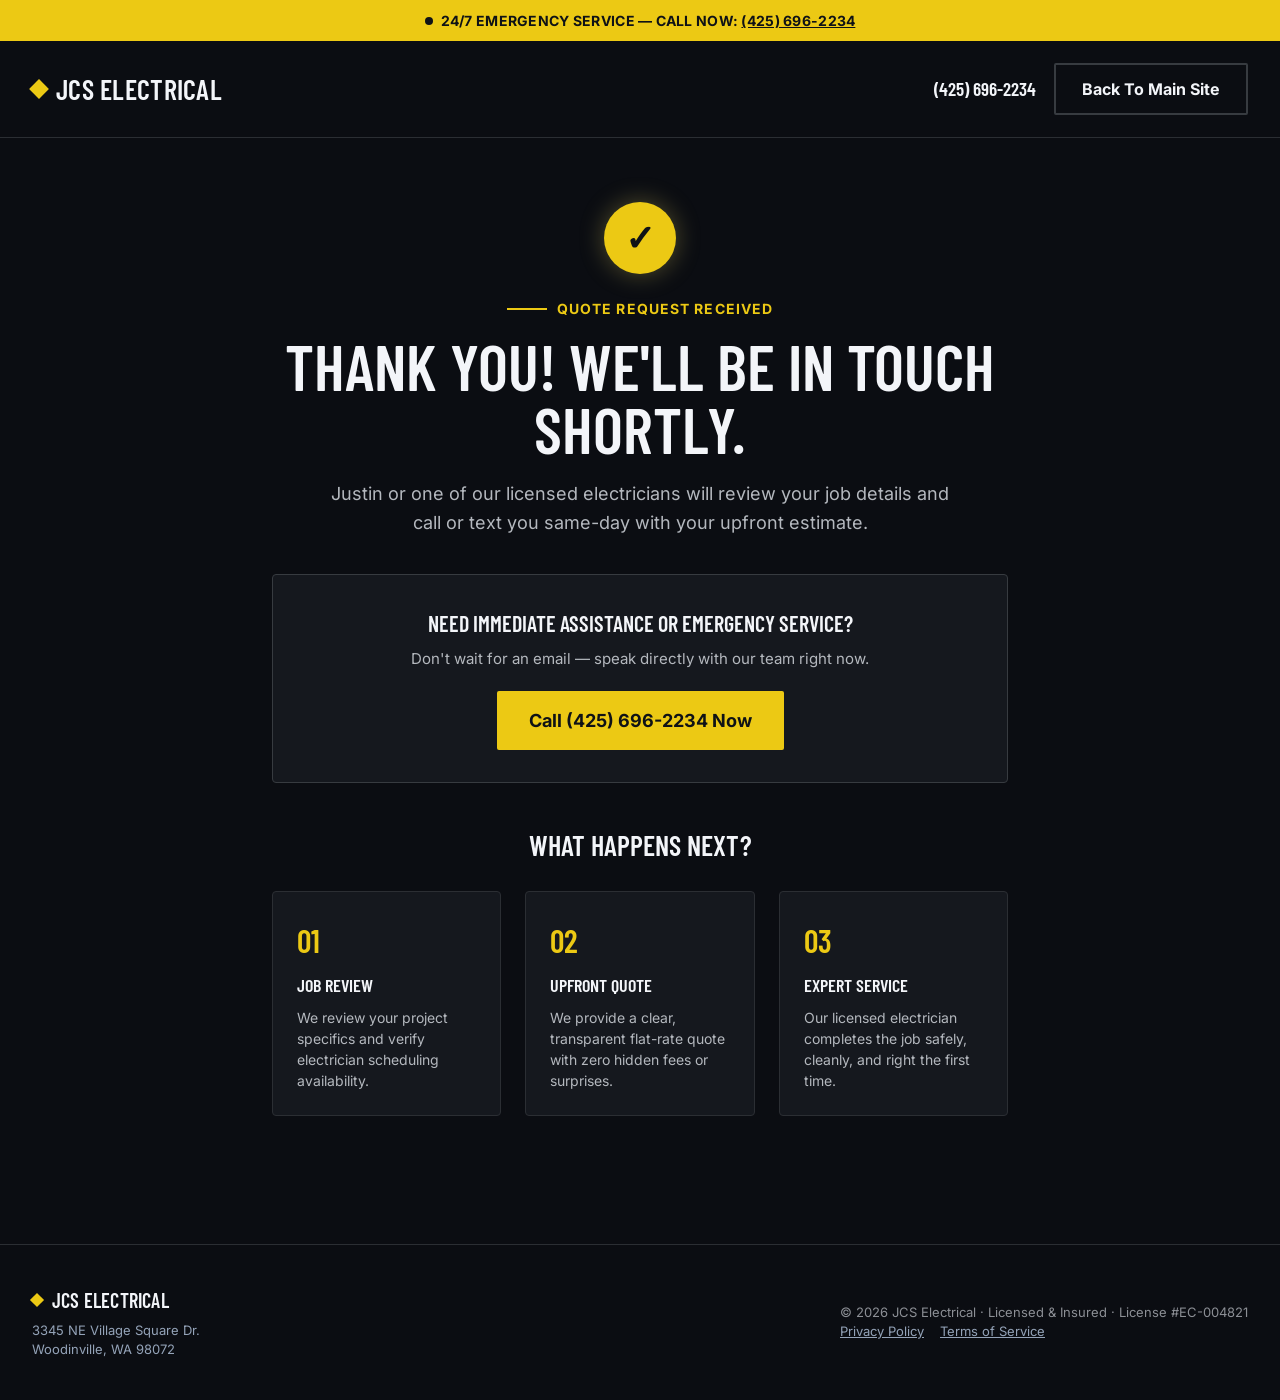
<file: thank-you/index.html>
<!DOCTYPE html>
<html lang="en">
<head>
  <!-- Google Tag Manager -->
<script>(function(w,d,s,l,i){w[l]=w[l]||[];w[l].push({'gtm.start':
new Date().getTime(),event:'gtm.js'});var f=d.getElementsByTagName(s)[0],
j=d.createElement(s),dl=l!='dataLayer'?'&l='+l:'';j.async=true;j.src=
'https://www.googletagmanager.com/gtm.js?id='+i+dl;f.parentNode.insertBefore(j,f);
})(window,document,'script','dataLayer','GTM-WF25S3V5');</script>
<!-- End Google Tag Manager -->
  <meta charset="utf-8">
  <meta name="viewport" content="width=device-width, initial-scale=1.0">
  <title>Thank You | JCS Electrical Estimate Request Received</title>
  <meta name="description" content="Thank you for requesting a quote from JCS Electrical. Our team of licensed electricians will reach out same-day to confirm your estimate.">
  <meta name="robots" content="noindex, follow">
  <link rel="icon" type="image/svg+xml" href="data:image/svg+xml,<svg xmlns='http://www.w3.org/2000/svg' viewBox='0 0 100 100'><rect width='100' height='100' fill='%231a1d24'/><polygon points='52.5,22.5 32.5,57.5 47.5,57.5 42.5,77.5 67.5,45 50,45 55,22.5' fill='%23d9c95e'/></svg>">
  <link rel="stylesheet" href="../css/styles.css?v=2">

  <!-- ==========================================================================
       GOOGLE ADS CONVERSION TRACKING PLACEHOLDER
       Uncomment and update conversion ID/label when ready
       ========================================================================== -->
  <!-- 
  <script async src="https://www.googletagmanager.com/gtag/js?id=AW-CONVERSION_ID"></script>
  <script>
    window.dataLayer = window.dataLayer || [];
    function gtag(){dataLayer.push(arguments);}
    gtag('js', new Date());

    gtag('config', 'AW-CONVERSION_ID');
    gtag('event', 'conversion', {'send_to': 'AW-CONVERSION_ID/CONVERSION_LABEL'});
  </script>
  -->
</head>
<body>
  <!-- Google Tag Manager (noscript) -->
<noscript><iframe src="https://www.googletagmanager.com/ns.html?id=GTM-WF25S3V5"
height="0" width="0" style="display:none;visibility:hidden"></iframe></noscript>
<!-- End Google Tag Manager (noscript) -->

  <!-- 1. EMERGENCY TOP BANNER -->
  <div class="emergency-banner">
    <span class="emergency-dot"></span>
    <span>24/7 EMERGENCY SERVICE — CALL NOW: <a href="tel:4256962234" style="color:inherit; text-decoration:underline;">(425) 696-2234</a></span>
  </div>

  <!-- 2. SITE HEADER -->
  <header class="site-header">
    <div class="container header-container">
      <a href="../" class="logo">
        <span class="logo-icon"></span>
        JCS ELECTRICAL
      </a>

      <div class="header-actions">
        <a href="tel:4256962234" class="phone-link">(425) 696-2234</a>
        <a href="../" class="btn-secondary">Back To Main Site</a>
      </div>
    </div>
  </header>

  <!-- 3. THANK YOU HERO SECTION -->
  <section class="container" style="padding-top: 64px; padding-bottom: 80px; max-width: 800px; text-align: center;">
    
    <!-- Success Badge -->
    <div style="width: 72px; height: 72px; border-radius: 50%; background: var(--accent-gold); display: flex; align-items: center; justify-content: center; margin: 0 auto 24px; color: var(--accent-text-dark); font-size: 36px; font-weight: 900; box-shadow: 0 0 24px rgba(217, 201, 94, 0.35);">
      ✓
    </div>

    <div class="heading-tag" style="justify-content: center;">
      <div class="heading-tag-line"></div>
      <span class="heading-tag-text">Quote Request Received</span>
    </div>

    <h1 class="hero-headline" style="font-size: clamp(36px, 5vw, 64px); margin-bottom: 20px;">
      Thank You! We'll Be In Touch Shortly.
    </h1>

    <p class="hero-description" style="max-width: 620px; margin: 0 auto 36px; font-size: 18px; line-height: 1.6;">
      Justin or one of our licensed electricians will review your job details and call or text you same-day with your upfront estimate.
    </p>

    <!-- Immediate Call Box -->
    <div style="background: var(--bg-card); border: 1px solid var(--border-color-light); border-radius: var(--radius-md); padding: 32px 24px; margin-bottom: 48px;">
      <h3 style="font-family: var(--font-heading); font-size: 22px; font-weight: 800; text-transform: uppercase; margin-bottom: 8px;">
        Need Immediate Assistance or Emergency Service?
      </h3>
      <p style="color: var(--text-muted); font-size: 15px; margin-bottom: 20px;">
        Don't wait for an email — speak directly with our team right now.
      </p>
      <a href="tel:4256962234" class="btn-primary" style="font-size: 18px; padding: 16px 32px;">
        Call (425) 696-2234 Now
      </a>
    </div>

    <!-- What Happens Next Grid -->
    <div style="text-align: left; margin-bottom: 48px;">
      <h3 class="section-title" style="font-size: 28px; text-align: center; margin-bottom: 32px;">
        What Happens Next?
      </h3>

      <div style="display: grid; grid-template-columns: repeat(3, 1fr); gap: 24px;" class="thankyou-steps-grid">
        <!-- Step 1 -->
        <div style="background: var(--bg-card); border: 1px solid var(--border-color); border-radius: var(--radius-md); padding: 24px;">
          <div style="font-family: var(--font-heading); font-size: 32px; font-weight: 900; color: var(--accent-gold); margin-bottom: 8px;">01</div>
          <h4 style="font-family: var(--font-heading); font-size: 18px; font-weight: 800; text-transform: uppercase; margin-bottom: 8px;">Job Review</h4>
          <p style="font-size: 14px; color: var(--text-muted); line-height: 1.5;">We review your project specifics and verify electrician scheduling availability.</p>
        </div>

        <!-- Step 2 -->
        <div style="background: var(--bg-card); border: 1px solid var(--border-color); border-radius: var(--radius-md); padding: 24px;">
          <div style="font-family: var(--font-heading); font-size: 32px; font-weight: 900; color: var(--accent-gold); margin-bottom: 8px;">02</div>
          <h4 style="font-family: var(--font-heading); font-size: 18px; font-weight: 800; text-transform: uppercase; margin-bottom: 8px;">Upfront Quote</h4>
          <p style="font-size: 14px; color: var(--text-muted); line-height: 1.5;">We provide a clear, transparent flat-rate quote with zero hidden fees or surprises.</p>
        </div>

        <!-- Step 3 -->
        <div style="background: var(--bg-card); border: 1px solid var(--border-color); border-radius: var(--radius-md); padding: 24px;">
          <div style="font-family: var(--font-heading); font-size: 32px; font-weight: 900; color: var(--accent-gold); margin-bottom: 8px;">03</div>
          <h4 style="font-family: var(--font-heading); font-size: 18px; font-weight: 800; text-transform: uppercase; margin-bottom: 8px;">Expert Service</h4>
          <p style="font-size: 14px; color: var(--text-muted); line-height: 1.5;">Our licensed electrician completes the job safely, cleanly, and right the first time.</p>
        </div>
      </div>
    </div>



  </section>

  <!-- 4. SITE FOOTER -->
  <footer class="site-footer">
    <div class="container footer-container">
      <div class="footer-brand">
        <div class="logo" style="font-size: 20px;">
          <span class="logo-icon" style="width: 10px; height: 10px;"></span>
          JCS ELECTRICAL
        </div>
        <div style="font-size: 13px; color: #94a3b8; margin-top: 6px; line-height: 1.5;">
          3345 NE Village Square Dr.<br>
          Woodinville, WA 98072
        </div>
      </div>
      <div class="footer-copy">
        © 2026 JCS Electrical · Licensed &amp; Insured · License #EC-004821<br>
        <a href="../privacy-policy/" style="color:#94a3b8; margin-right: 12px; text-decoration: underline;">Privacy Policy</a>
        <a href="../terms-of-service/" style="color:#94a3b8; text-decoration: underline;">Terms of Service</a>
      </div>
    </div>
  </footer>

  <!-- GoHighLevel LeadConnector Chat Widget -->
  <script src="https://widgets.leadconnectorhq.com/loader.js" data-resources-url="https://widgets.leadconnectorhq.com/chat-widget/loader.js" data-widget-id="6a6931dc89b8c5f4e83882a5" data-source="WEB_USER"></script>
</body>
</html>
</file>
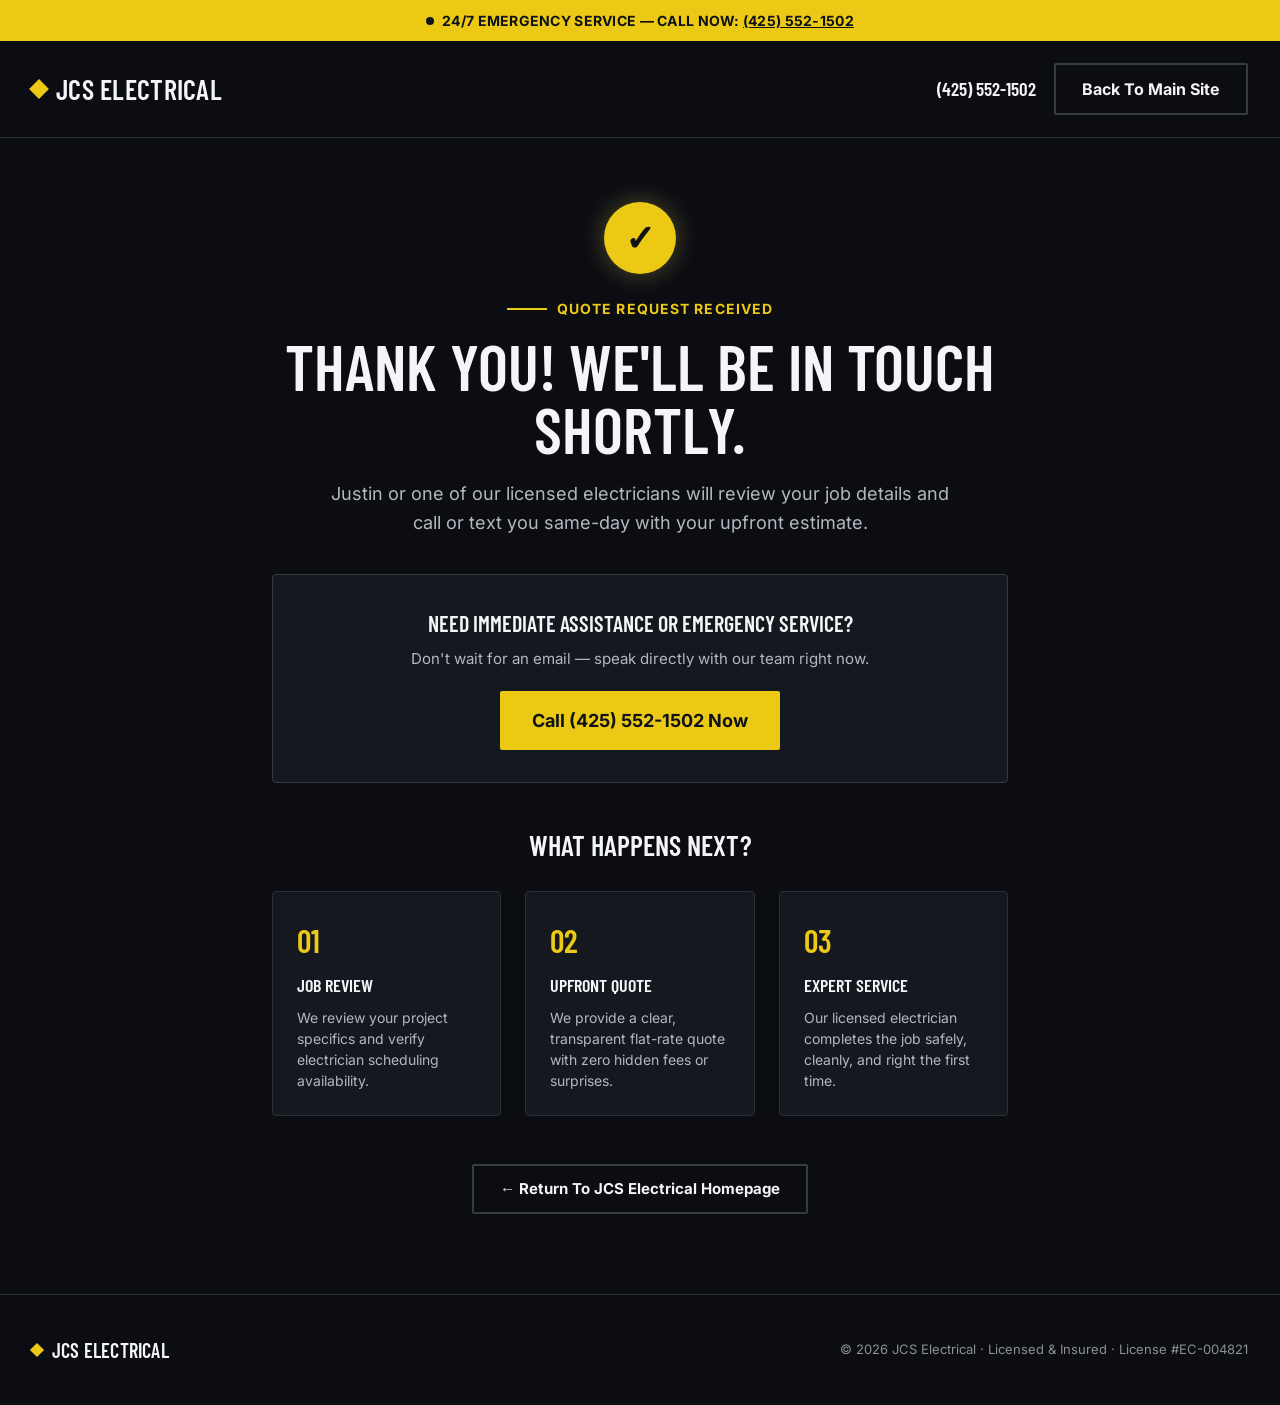
<file: thank-you.html>
<!DOCTYPE html>
<html lang="en">
<head>
  <meta charset="utf-8">
  <meta name="viewport" content="width=device-width, initial-scale=1.0">
  <title>Thank You | JCS Electrical Estimate Request Received</title>
  <meta name="description" content="Thank you for requesting a quote from JCS Electrical. Our team of licensed electricians will reach out same-day to confirm your estimate.">
  <meta name="robots" content="noindex, follow">
  <link rel="icon" type="image/svg+xml" href="data:image/svg+xml,<svg xmlns='http://www.w3.org/2000/svg' viewBox='0 0 100 100'><rect width='100' height='100' fill='%231a1d24'/><polygon points='52.5,22.5 32.5,57.5 47.5,57.5 42.5,77.5 67.5,45 50,45 55,22.5' fill='%23d9c95e'/></svg>">
  <link rel="stylesheet" href="css/styles.css">

  <!-- ==========================================================================
       GOOGLE ADS CONVERSION TRACKING PLACEHOLDER
       Uncomment and update conversion ID/label when ready
       ========================================================================== -->
  <!-- 
  <script async src="https://www.googletagmanager.com/gtag/js?id=AW-CONVERSION_ID"></script>
  <script>
    window.dataLayer = window.dataLayer || [];
    function gtag(){dataLayer.push(arguments);}
    gtag('js', new Date());

    gtag('config', 'AW-CONVERSION_ID');
    gtag('event', 'conversion', {'send_to': 'AW-CONVERSION_ID/CONVERSION_LABEL'});
  </script>
  -->
</head>
<body>

  <!-- 1. EMERGENCY TOP BANNER -->
  <div class="emergency-banner">
    <span class="emergency-dot"></span>
    <span>24/7 EMERGENCY SERVICE — CALL NOW: <a href="tel:4255521502" style="color:inherit; text-decoration:underline;">(425) 552-1502</a></span>
  </div>

  <!-- 2. SITE HEADER -->
  <header class="site-header">
    <div class="container header-container">
      <a href="index.html" class="logo">
        <span class="logo-icon"></span>
        JCS ELECTRICAL
      </a>

      <div class="header-actions">
        <a href="tel:4255521502" class="phone-link">(425) 552-1502</a>
        <a href="index.html" class="btn-secondary">Back To Main Site</a>
      </div>
    </div>
  </header>

  <!-- 3. THANK YOU HERO SECTION -->
  <section class="container" style="padding-top: 64px; padding-bottom: 80px; max-width: 800px; text-align: center;">
    
    <!-- Success Badge -->
    <div style="width: 72px; height: 72px; border-radius: 50%; background: var(--accent-gold); display: flex; align-items: center; justify-content: center; margin: 0 auto 24px; color: var(--accent-text-dark); font-size: 36px; font-weight: 900; box-shadow: 0 0 24px rgba(217, 201, 94, 0.35);">
      ✓
    </div>

    <div class="heading-tag" style="justify-content: center;">
      <div class="heading-tag-line"></div>
      <span class="heading-tag-text">Quote Request Received</span>
    </div>

    <h1 class="hero-headline" style="font-size: clamp(36px, 5vw, 64px); margin-bottom: 20px;">
      Thank You! We'll Be In Touch Shortly.
    </h1>

    <p class="hero-description" style="max-width: 620px; margin: 0 auto 36px; font-size: 18px; line-height: 1.6;">
      Justin or one of our licensed electricians will review your job details and call or text you same-day with your upfront estimate.
    </p>

    <!-- Immediate Call Box -->
    <div style="background: var(--bg-card); border: 1px solid var(--border-color-light); border-radius: var(--radius-md); padding: 32px 24px; margin-bottom: 48px;">
      <h3 style="font-family: var(--font-heading); font-size: 22px; font-weight: 800; text-transform: uppercase; margin-bottom: 8px;">
        Need Immediate Assistance or Emergency Service?
      </h3>
      <p style="color: var(--text-muted); font-size: 15px; margin-bottom: 20px;">
        Don't wait for an email — speak directly with our team right now.
      </p>
      <a href="tel:4255521502" class="btn-primary" style="font-size: 18px; padding: 16px 32px;">
        Call (425) 552-1502 Now
      </a>
    </div>

    <!-- What Happens Next Grid -->
    <div style="text-align: left; margin-bottom: 48px;">
      <h3 class="section-title" style="font-size: 28px; text-align: center; margin-bottom: 32px;">
        What Happens Next?
      </h3>

      <div style="display: grid; grid-template-columns: repeat(3, 1fr); gap: 24px;" class="thankyou-steps-grid">
        <!-- Step 1 -->
        <div style="background: var(--bg-card); border: 1px solid var(--border-color); border-radius: var(--radius-md); padding: 24px;">
          <div style="font-family: var(--font-heading); font-size: 32px; font-weight: 900; color: var(--accent-gold); margin-bottom: 8px;">01</div>
          <h4 style="font-family: var(--font-heading); font-size: 18px; font-weight: 800; text-transform: uppercase; margin-bottom: 8px;">Job Review</h4>
          <p style="font-size: 14px; color: var(--text-muted); line-height: 1.5;">We review your project specifics and verify electrician scheduling availability.</p>
        </div>

        <!-- Step 2 -->
        <div style="background: var(--bg-card); border: 1px solid var(--border-color); border-radius: var(--radius-md); padding: 24px;">
          <div style="font-family: var(--font-heading); font-size: 32px; font-weight: 900; color: var(--accent-gold); margin-bottom: 8px;">02</div>
          <h4 style="font-family: var(--font-heading); font-size: 18px; font-weight: 800; text-transform: uppercase; margin-bottom: 8px;">Upfront Quote</h4>
          <p style="font-size: 14px; color: var(--text-muted); line-height: 1.5;">We provide a clear, transparent flat-rate quote with zero hidden fees or surprises.</p>
        </div>

        <!-- Step 3 -->
        <div style="background: var(--bg-card); border: 1px solid var(--border-color); border-radius: var(--radius-md); padding: 24px;">
          <div style="font-family: var(--font-heading); font-size: 32px; font-weight: 900; color: var(--accent-gold); margin-bottom: 8px;">03</div>
          <h4 style="font-family: var(--font-heading); font-size: 18px; font-weight: 800; text-transform: uppercase; margin-bottom: 8px;">Expert Service</h4>
          <p style="font-size: 14px; color: var(--text-muted); line-height: 1.5;">Our licensed electrician completes the job safely, cleanly, and right the first time.</p>
        </div>
      </div>
    </div>

    <!-- Return Home Button -->
    <div>
      <a href="index.html" class="btn-secondary" style="font-size: 15px;">
        ← Return To JCS Electrical Homepage
      </a>
    </div>

  </section>

  <!-- 4. SITE FOOTER -->
  <footer class="site-footer">
    <div class="container footer-container">
      <div class="logo" style="font-size: 20px;">
        <span class="logo-icon" style="width: 10px; height: 10px;"></span>
        JCS ELECTRICAL
      </div>
      <div class="footer-copy">
        © 2026 JCS Electrical · Licensed &amp; Insured · License #EC-004821
      </div>
    </div>
  </footer>

</body>
</html>
</file>
<file: css/styles.css>
/* ==========================================================================
   JCS ELECTRICAL - MAIN STYLESHEET
   Clean, Responsive, High-Performance Modern CSS
   ========================================================================== */

/* --------------------------------------------------------------------------
   1. DESIGN TOKENS & FONT FACES
   -------------------------------------------------------------------------- */
@font-face {
  font-family: 'Barlow Condensed';
  font-style: normal;
  font-weight: 600 900;
  font-display: swap;
  src: url("../assets/fonts/font_3.woff2") format('woff2');
}

@font-face {
  font-family: 'Inter';
  font-style: normal;
  font-weight: 400 700;
  font-display: swap;
  src: url("../assets/fonts/font_19.woff2") format('woff2');
}

:root {
  /* Color Palette */
  --bg-main: oklch(16% 0.01 260);
  --bg-card: oklch(21% 0.012 260);
  --bg-card-hover: oklch(24% 0.014 260);
  --bg-subtle: oklch(18% 0.01 260);
  
  --accent-gold: oklch(84% 0.17 96);
  --accent-gold-hover: oklch(90% 0.15 96);
  --accent-text-dark: oklch(18% 0.01 260);
  
  --text-main: oklch(97% 0.005 260);
  --text-muted: oklch(78% 0.01 260);
  --text-dim: oklch(65% 0.01 260);
  
  --border-color: oklch(30% 0.01 260);
  --border-color-light: oklch(35% 0.01 260);

  /* Typography */
  --font-heading: 'Barlow Condensed', -apple-system, BlinkMacSystemFont, sans-serif;
  --font-body: 'Inter', -apple-system, BlinkMacSystemFont, sans-serif;

  /* Layout & Spacing */
  --container-max: 1280px;
  --radius-sm: 2px;
  --radius-md: 4px;
  --radius-lg: 8px;
  --transition-fast: 0.2s ease;
}

/* --------------------------------------------------------------------------
   2. GLOBAL RESET & BASE STYLES
   -------------------------------------------------------------------------- */
* {
  margin: 0;
  padding: 0;
  box-sizing: border-border-box;
}

*, *::before, *::after {
  box-sizing: border-box;
}

html {
  scroll-behavior: smooth;
  font-size: 16px;
  -webkit-text-size-adjust: 100%;
}

body {
  background-color: var(--bg-main);
  color: var(--text-main);
  font-family: var(--font-body);
  line-height: 1.5;
  min-width: 320px;
  overflow-x: hidden;
}

a {
  color: var(--accent-gold);
  text-decoration: none;
  transition: color var(--transition-fast);
}

a:hover {
  color: var(--accent-gold-hover);
}

img {
  max-width: 100%;
  height: auto;
  display: block;
}

button, input, select, textarea {
  font-family: inherit;
  font-size: inherit;
}

/* --------------------------------------------------------------------------
   3. UTILITIES & ANIMATIONS
   -------------------------------------------------------------------------- */
.container {
  max-width: var(--container-max);
  margin: 0 auto;
  padding-left: 32px;
  padding-right: 32px;
}

.text-gold {
  color: var(--accent-gold);
}

.heading-tag {
  display: flex;
  align-items: center;
  gap: 10px;
  margin-bottom: 16px;
}

.heading-tag-line {
  height: 2px;
  width: 40px;
  background: var(--accent-gold);
}

.heading-tag-text {
  font-weight: 700;
  font-size: 14px;
  letter-spacing: 0.08em;
  color: var(--accent-gold);
  text-transform: uppercase;
}

.section-title {
  font-family: var(--font-heading);
  font-weight: 600;
  font-size: clamp(34px, 4vw, 52px);
  text-transform: uppercase;
  line-height: 1;
}

.btn-primary {
  display: inline-flex;
  align-items: center;
  justify-content: center;
  background: var(--accent-gold);
  color: var(--accent-text-dark);
  font-weight: 800;
  font-size: 16px;
  padding: 14px 28px;
  border-radius: var(--radius-sm);
  border: none;
  cursor: pointer;
  white-space: nowrap;
  min-height: 44px;
  transition: background var(--transition-fast), transform var(--transition-fast);
}

.btn-primary:hover {
  background: var(--accent-gold-hover);
  color: var(--accent-text-dark);
  transform: translateY(-1px);
}

.btn-secondary {
  display: inline-flex;
  align-items: center;
  justify-content: center;
  border: 2px solid var(--border-color-light);
  color: var(--text-main);
  font-weight: 700;
  font-size: 16px;
  padding: 12px 26px;
  border-radius: var(--radius-sm);
  cursor: pointer;
  white-space: nowrap;
  min-height: 44px;
  transition: border-color var(--transition-fast), background var(--transition-fast);
}

.btn-secondary:hover {
  border-color: var(--accent-gold);
  color: var(--text-main);
}

@keyframes pulse {
  0%, 100% { opacity: 1; }
  50% { opacity: 0.45; }
}

/* --------------------------------------------------------------------------
   4. EMERGENCY BAR & HEADER NAVIGATION
   -------------------------------------------------------------------------- */
.emergency-banner {
  background: var(--accent-gold);
  color: var(--accent-text-dark);
  font-family: var(--font-body);
  font-weight: 700;
  font-size: 14px;
  text-align: center;
  padding: 10px 20px;
  letter-spacing: 0.02em;
  display: flex;
  align-items: center;
  justify-content: center;
  gap: 8px;
}

.emergency-dot {
  width: 8px;
  height: 8px;
  border-radius: 50%;
  background: var(--accent-text-dark);
  display: inline-block;
  animation: pulse 1.6s infinite;
}

.site-header {
  position: relative;
  border-bottom: 1px solid var(--border-color);
}

.header-container {
  display: flex;
  align-items: center;
  justify-content: space-between;
  padding-top: 22px;
  padding-bottom: 22px;
  gap: 24px;
}

.logo {
  font-family: var(--font-heading);
  font-weight: 900;
  font-size: 28px;
  letter-spacing: 0.01em;
  display: flex;
  align-items: center;
  gap: 10px;
  color: var(--text-main);
}

.logo-icon {
  width: 14px;
  height: 14px;
  background: var(--accent-gold);
  transform: rotate(45deg);
  display: inline-block;
}

.desktop-nav {
  display: flex;
  gap: 32px;
  font-size: 15px;
  font-weight: 600;
}

.desktop-nav a {
  color: oklch(90% 0.005 260);
}

.desktop-nav a:hover {
  color: var(--accent-gold);
}

.header-actions {
  display: flex;
  align-items: center;
  gap: 18px;
}

.phone-link {
  font-family: var(--font-heading);
  font-weight: 800;
  font-size: 19px;
  color: var(--text-main);
}

/* Mobile Hamburger Toggle */
.mobile-menu-btn {
  display: none;
  background: transparent;
  border: none;
  cursor: pointer;
  padding: 8px;
  color: var(--text-main);

}

.mobile-menu-btn svg {
  width: 28px;
  height: 28px;
  stroke: var(--text-main);
}

.mobile-nav-drawer {
  display: none;
  position: absolute;
  top: 100%;
  left: 0;
  right: 0;
  background: var(--bg-card);
  border-bottom: 1px solid var(--border-color);
  padding: 24px 32px;
  z-index: 1000;
  box-shadow: 0 10px 30px rgba(0,0,0,0.5);
}

.mobile-nav-drawer.is-open {
  display: flex;
  flex-direction: column;
  gap: 16px;
}

.mobile-nav-drawer a {
  font-size: 18px;
  font-weight: 700;
  padding: 8px 0;
  color: var(--text-main);
  border-bottom: 1px solid var(--border-color-light);
}

/* --------------------------------------------------------------------------
   5. HERO SECTION
   -------------------------------------------------------------------------- */
.hero-section {
  padding-top: 48px;
  padding-bottom: 80px;
  display: grid;
  grid-template-columns: 1.1fr 0.9fr;
  gap: 56px;
  align-items: center;
}

.hero-headline {
  font-family: var(--font-heading);
  font-weight: 600;
  font-size: clamp(40px, 5.2vw, 76px);
  line-height: 0.98;
  margin-bottom: 24px;
  text-transform: uppercase;
}

.hero-description {
  font-size: 18px;
  line-height: 1.6;
  color: var(--text-muted);
  max-width: 480px;
  margin-bottom: 32px;
}

.hero-bullets {
  list-style: none;
  padding: 0;
  margin: 0 0 32px;
  display: flex;
  flex-direction: column;
  gap: 13px;
  max-width: 480px;
}

.hero-bullet-item {
  display: flex;
  align-items: flex-start;
  gap: 12px;
  font-size: 17px;
  line-height: 1.35;
  color: var(--text-main);
}

.hero-bullet-check {
  flex-shrink: 0;
  width: 22px;
  height: 22px;
  margin-top: 1px;
  border-radius: 50%;
  background: var(--accent-gold);
  color: var(--accent-text-dark);
  display: flex;
  align-items: center;
  justify-content: center;
  font-size: 12px;
  font-weight: 800;
}

.hero-cta-group {
  display: flex;
  gap: 16px;
  flex-wrap: wrap;
  margin-bottom: 36px;
}

.trust-badges-inline {
  display: flex;
  gap: 24px;
  flex-wrap: wrap;
}

.badge-item {
  display: flex;
  align-items: center;
  gap: 8px;
  font-size: 14px;
  font-weight: 600;
  color: oklch(85% 0.01 260);
}

.badge-check {
  color: var(--accent-gold);
  font-size: 18px;
  font-weight: 800;
}

.hero-image-wrapper {
  position: relative;
  aspect-ratio: 4 / 5;
  border-radius: var(--radius-md);
  overflow: hidden;
  border: 1px solid var(--border-color);
  width: 100%;
}

.hero-image-wrapper img {
  width: 100%;
  height: 100%;
  object-fit: cover;
}

/* --------------------------------------------------------------------------
   6. STATS BAR SECTION
   -------------------------------------------------------------------------- */
.stats-section {
  background: var(--bg-card);
  border-top: 1px solid var(--border-color);
  border-bottom: 1px solid var(--border-color);
}

.stats-grid {
  padding-top: 36px;
  padding-bottom: 36px;
  display: grid;
  grid-template-columns: repeat(4, 1fr);
  gap: 24px;
  text-align: center;
}

.stat-value {
  font-family: var(--font-heading);
  font-weight: 900;
  font-size: 44px;
  color: var(--accent-gold);
  line-height: 1;
  margin-bottom: 6px;
}

.stat-label {
  font-size: 14px;
  font-weight: 600;
  color: var(--text-muted);
  text-transform: uppercase;
  letter-spacing: 0.04em;
}

/* --------------------------------------------------------------------------
   7. ABOUT / FOUNDER SECTION
   -------------------------------------------------------------------------- */
.about-section {
  padding-top: 96px;
  padding-bottom: 96px;
  display: grid;
  grid-template-columns: 0.85fr 1.15fr;
  gap: 64px;
  align-items: center;
}

.about-image-wrapper {
  position: relative;
  aspect-ratio: 4 / 5;
  border-radius: var(--radius-md);
  overflow: hidden;
  border: 1px solid var(--border-color);
  width: 100%;
}

.about-image-wrapper img {
  width: 100%;
  height: 100%;
  object-fit: cover;
}

.about-paragraph {
  font-size: 16px;
  line-height: 1.65;
  color: var(--text-muted);
  max-width: 560px;
  margin-bottom: 16px;
}

/* --------------------------------------------------------------------------
   8. SERVICES GRID SECTION
   -------------------------------------------------------------------------- */
.services-section {
  padding-top: 96px;
  padding-bottom: 96px;
}

.services-header {
  text-align: center;
  max-width: 640px;
  margin: 0 auto 56px;
}

.services-grid {
  display: grid;
  grid-template-columns: repeat(3, 1fr);
  gap: 24px;
}

.service-card {
  background: var(--bg-card);
  border: 1px solid var(--border-color);
  border-radius: var(--radius-md);
  padding: 32px 28px;
  transition: border-color var(--transition-fast), transform var(--transition-fast);
}

.service-card:hover {
  border-color: var(--accent-gold);
  transform: translateY(-2px);
}

.service-icon {
  width: 48px;
  height: 48px;
  background: var(--accent-gold);
  border-radius: var(--radius-sm);
  display: flex;
  align-items: center;
  justify-content: center;
  margin-bottom: 20px;
}

.service-title {
  font-family: var(--font-heading);
  font-weight: 800;
  font-size: 22px;
  margin-bottom: 10px;
  text-transform: uppercase;
}

.service-desc {
  font-size: 15px;
  line-height: 1.55;
  color: var(--text-muted);
}

/* --------------------------------------------------------------------------
   9. WHY CHOOSE US & REVIEWS SECTION
   -------------------------------------------------------------------------- */
.why-section {
  background: var(--bg-subtle);
  border-top: 1px solid var(--border-color);
  border-bottom: 1px solid var(--border-color);
  padding-top: 96px;
  padding-bottom: 96px;
}

.why-grid {
  display: grid;
  grid-template-columns: 1fr 1fr 1fr;
  gap: 32px;
  margin-bottom: 72px;
}

.why-card {
  background: var(--bg-main);
  border: 1px solid var(--border-color);
  border-radius: var(--radius-md);
  padding: 32px 28px;
}

.why-number {
  font-family: var(--font-heading);
  font-weight: 900;
  font-size: 36px;
  color: var(--accent-gold);
  margin-bottom: 12px;
}

.why-title {
  font-family: var(--font-heading);
  font-weight: 600;
  font-size: 22px;
  margin-bottom: 10px;
  text-transform: uppercase;
}

.why-desc {
  font-size: 15px;
  line-height: 1.55;
  color: var(--text-muted);
}

.reviews-header {
  text-align: center;
  max-width: 640px;
  margin: 0 auto 48px;
}

.reviews-grid {
  display: grid;
  grid-template-columns: repeat(4, 1fr);
  gap: 24px;
}

.review-card {
  background: var(--bg-main);
  border: 1px solid var(--border-color);
  border-radius: var(--radius-md);
  padding: 28px;
  display: flex;
  flex-direction: column;
  justify-content: space-between;
}

.stars {
  color: var(--accent-gold);
  font-size: 16px;
  letter-spacing: 2px;
  margin-bottom: 14px;
}

.review-quote {
  font-size: 15px;
  line-height: 1.6;
  color: oklch(88% 0.005 260);
  margin-bottom: 20px;
}

.reviewer-meta {
  display: flex;
  align-items: center;
  gap: 12px;
}

.avatar-initials {
  width: 38px;
  height: 38px;
  border-radius: 50%;
  background: var(--accent-gold);
  display: flex;
  align-items: center;
  justify-content: center;
  font-weight: 800;
  color: var(--accent-text-dark);
  font-family: var(--font-heading);
}

.reviewer-name {
  font-weight: 700;
  font-size: 14px;
}

.reviewer-location {
  font-size: 13px;
  color: var(--text-dim);
}

/* --------------------------------------------------------------------------
   10. FAQ SECTION
   -------------------------------------------------------------------------- */
.faq-section {
  max-width: 840px;
  margin: 0 auto;
  padding-top: 96px;
  padding-bottom: 96px;
}

.faq-header {
  text-align: center;
  margin-bottom: 48px;
}

.faq-list {
  display: flex;
  flex-direction: column;
  gap: 12px;
}

.faq-item {
  border: 1px solid var(--border-color);
  border-radius: var(--radius-md);
  background: var(--bg-card);
  overflow: hidden;
  transition: border-color var(--transition-fast);
}

.faq-item.is-open {
  border-color: var(--accent-gold);
}

.faq-question {
  width: 100%;
  background: transparent;
  border: none;
  color: var(--text-main);
  font-family: inherit;
  font-weight: 700;
  font-size: 16px;
  text-align: left;
  display: flex;
  justify-content: space-between;
  align-items: center;
  padding: 20px 24px;
  cursor: pointer;
  user-select: none;
  transition: background var(--transition-fast);
}

.faq-question:hover {
  background: oklch(23% 0.01 260);
}

.faq-icon,
.faq-toggle-icon {
  color: var(--accent-gold);
  font-size: 20px;
  font-weight: 800;
  transition: transform var(--transition-fast);
}

.faq-item.is-open .faq-icon,
.faq-item.is-open .faq-toggle-icon {
  transform: rotate(45deg);
}

.faq-answer {
  display: none;
  padding: 0 24px 22px;
  font-size: 15px;
  line-height: 1.6;
  color: var(--text-muted);
}

.faq-item.is-open .faq-answer {
  display: block;
}

/* --------------------------------------------------------------------------
   11. CONTACT / LEAD FORM SECTION
   -------------------------------------------------------------------------- */
.contact-section {
  background: var(--bg-card);
  border-top: 1px solid var(--border-color);
}

.contact-grid {
  padding-top: 96px;
  padding-bottom: 96px;
  display: grid;
  grid-template-columns: 1fr 1fr;
  gap: 64px;
}

.contact-info-list {
  display: flex;
  flex-direction: column;
  gap: 20px;
  margin-top: 24px;
}

.info-label {
  font-size: 13px;
  font-weight: 700;
  color: var(--accent-gold);
  text-transform: uppercase;
  letter-spacing: 0.05em;
}

.info-value-lg {
  font-family: var(--font-heading);
  font-weight: 800;
  font-size: 24px;
}

.info-value {
  font-size: 15px;
  color: oklch(85% 0.005 260);
}

.contact-form {
  background: var(--bg-main);
  border: 1px solid var(--border-color-light);
  border-radius: var(--radius-md);
  padding: 32px;
  display: flex;
  flex-direction: column;
  gap: 16px;
}

.form-row-2 {
  display: grid;
  grid-template-columns: 1fr 1fr;
  gap: 16px;
}

.form-control {
  width: 100%;
  background: var(--bg-card);
  border: 1px solid var(--border-color-light);
  border-radius: var(--radius-sm);
  padding: 14px;
  color: var(--text-main);
  font-size: 15px;
  font-family: var(--font-body);
  outline: none;
  transition: border-color var(--transition-fast);
}

.form-control:focus {
  border-color: var(--accent-gold);
}

textarea.form-control {
  resize: vertical;
  min-height: 110px;
}

.form-success-card {
  background: var(--bg-main);
  border: 1px solid var(--border-color-light);
  border-radius: var(--radius-md);
  padding: 40px;
  display: none;
  flex-direction: column;
  align-items: flex-start;
  justify-content: center;
  gap: 12px;
}

.form-success-card.is-active {
  display: flex;
}

/* --------------------------------------------------------------------------
   11.5 LEAD FORM MODAL STYLES
   -------------------------------------------------------------------------- */
.lead-modal-overlay {
  position: fixed;
  top: 0;
  left: 0;
  width: 100vw;
  height: 100vh;
  background: rgba(10, 15, 25, 0.8);
  backdrop-filter: blur(8px);
  -webkit-backdrop-filter: blur(8px);
  z-index: 99999;
  display: flex;
  align-items: center;
  justify-content: center;
  padding: 20px;
  opacity: 0;
  visibility: hidden;
  transition: opacity 0.25s ease, visibility 0.25s ease;
}

.lead-modal-overlay.is-active {
  opacity: 1;
  visibility: visible;
}

.lead-modal-container {
  background: var(--bg-main);
  border: 1px solid var(--border-color-light);
  border-radius: var(--radius-md);
  box-shadow: 0 24px 48px rgba(0, 0, 0, 0.7);
  width: 100%;
  max-width: 520px;
  max-height: 90vh;
  overflow-y: auto;
  padding: 32px;
  position: relative;
  transform: translateY(20px) scale(0.96);
  transition: transform 0.25s cubic-bezier(0.16, 1, 0.3, 1);
}

.lead-modal-overlay.is-active .lead-modal-container {
  transform: translateY(0) scale(1);
}

.lead-modal-close {
  position: absolute;
  top: 16px;
  right: 16px;
  background: transparent;
  border: none;
  color: var(--text-muted);
  font-size: 28px;
  line-height: 1;
  cursor: pointer;
  padding: 4px 8px;
  border-radius: 4px;
  transition: color var(--transition-fast), background var(--transition-fast);
}

.lead-modal-close:hover {
  color: var(--accent-gold);
  background: rgba(255, 255, 255, 0.08);
}

.lead-modal-header {
  margin-bottom: 20px;
  padding-right: 24px;
}

.modal-contact-form {
  background: transparent !important;
  border: none !important;
  border-radius: 0 !important;
  padding: 0 !important;
  box-shadow: none !important;
}

/* --------------------------------------------------------------------------
   11.6 INFINITE SCROLLING GOOGLE REVIEWS SLIDER
   -------------------------------------------------------------------------- */
.reviews-section {
  padding-top: 80px;
  padding-bottom: 80px;
  overflow: hidden;
  position: relative;
}

.reviews-slider-wrapper {
  width: 100%;
  overflow: hidden;
  position: relative;
  margin-top: 40px;
  mask-image: linear-gradient(to right, transparent 0%, black 6%, black 94%, transparent 100%);
  -webkit-mask-image: linear-gradient(to right, transparent 0%, black 6%, black 94%, transparent 100%);
}

.reviews-slider-track {
  display: flex !important;
  flex-direction: row !important;
  flex-wrap: nowrap !important;
  gap: 24px !important;
  width: max-content !important;
  min-width: max-content !important;
  animation: infiniteScroll 55s linear infinite !important;
  animation-play-state: running !important;
  will-change: transform;
}

.reviews-slider-track:hover,
.reviews-slider-track *:hover {
  animation-play-state: running !important;
}

@keyframes infiniteScroll {
  0% {
    transform: translateX(0);
  }
  100% {
    transform: translateX(-50%);
  }
}

.google-review-card {
  width: 380px !important;
  min-width: 380px !important;
  max-width: 380px !important;
  flex-shrink: 0 !important;
  background: var(--bg-card);
  border: 1px solid var(--border-color-light);
  border-radius: var(--radius-md);
  padding: 24px;
  display: flex;
  flex-direction: column;
  gap: 12px;
  box-shadow: 0 8px 24px rgba(0, 0, 0, 0.3);
}

.gr-header {
  display: flex;
  align-items: flex-start;
  justify-content: space-between;
  gap: 12px;
}

.gr-author-info {
  display: flex;
  align-items: center;
  gap: 12px;
}

.gr-avatar {
  width: 42px;
  height: 42px;
  border-radius: 50%;
  display: flex;
  align-items: center;
  justify-content: center;
  font-weight: 700;
  font-size: 16px;
  color: #ffffff;
  flex-shrink: 0;
}

.gr-avatar-dark {
  background: #2a2f3d;
  color: var(--accent-gold);
  border: 1px solid var(--border-color-light);
}

.gr-avatar-slate {
  background: #546e7a;
}

.gr-avatar-blue {
  background: #0288d1;
}

.gr-avatar-green {
  background: #2e7d32;
}

.gr-avatar-purple {
  background: #7b1fa2;
}

.gr-avatar-magenta {
  background: #c2185b;
}

.gr-avatar-teal {
  background: #00796b;
}

.gr-author-name {
  font-weight: 700;
  font-size: 15px;
  color: var(--text-main);
  display: flex;
  align-items: center;
  gap: 4px;
}

.gr-ext-icon {
  font-size: 12px;
  color: #94a3b8;
  display: inline-block;
}

.gr-author-subtext {
  font-size: 12px;
  color: var(--text-dim);
  margin-top: 2px;
}

.gr-google-logo {
  display: flex;
  align-items: center;
  justify-content: center;
  padding: 6px;
  background: rgba(255, 255, 255, 0.04);
  border: 1px solid rgba(255, 255, 255, 0.08);
  border-radius: 6px;
  flex-shrink: 0;
}

.gr-rating-row {
  display: flex;
  align-items: center;
  gap: 10px;
}

.gr-stars {
  color: #f59e0b;
  font-size: 15px;
  letter-spacing: 2px;
}

.gr-time {
  font-size: 13px;
  color: var(--text-dim);
}

.gr-review-title {
  font-weight: 700;
  font-size: 15px;
  color: var(--text-main);
}

.gr-tag-pill {
  display: inline-block;
  font-size: 12px;
  font-weight: 600;
  color: var(--text-muted);
  background: rgba(255, 255, 255, 0.06);
  border: 1px solid rgba(255, 255, 255, 0.08);
  padding: 4px 10px;
  border-radius: 12px;
  width: fit-content;
}

.gr-review-text {
  font-size: 14px;
  line-height: 1.6;
  color: var(--text-muted);
  margin: 0;
}


/* --------------------------------------------------------------------------
   12. FOOTER SECTION
   -------------------------------------------------------------------------- */
.site-footer {
  border-top: 1px solid var(--border-color);
}

.footer-container {
  padding-top: 40px;
  padding-bottom: 40px;
  display: flex;
  justify-content: space-between;
  align-items: center;
  flex-wrap: wrap;
  gap: 16px;
}

.footer-copy {
  font-size: 13px;
  color: var(--text-dim);
}

/* --------------------------------------------------------------------------
   12.5 STICKY MOBILE CTA BAR
   -------------------------------------------------------------------------- */
.sticky-mobile-cta {
  display: none;
  position: fixed;
  left: 0;
  right: 0;
  bottom: 0;
  z-index: 9000;
  gap: 1px;
  background: var(--border-color);
  padding-bottom: env(safe-area-inset-bottom, 0);
  transform: translateY(100%);
  transition: transform 0.25s ease;
}

.sticky-mobile-cta.is-visible {
  transform: translateY(0);
}

.sticky-mobile-cta a {
  flex: 1;
  text-align: center;
  border-radius: 0;
  padding: 16px 12px;
  font-size: 15px;
}

@media (max-width: 700px) {
  .sticky-mobile-cta {
    display: flex;
  }

  body {
    padding-bottom: calc(56px + env(safe-area-inset-bottom, 0px));
  }
}

/* --------------------------------------------------------------------------
   13. RESPONSIVE BREAKPOINTS (TABLET & MOBILE)
   -------------------------------------------------------------------------- */

/* TABLET (Max width 1024px) */
@media (max-width: 1024px) {
  .hero-section {
    grid-template-columns: 1fr;
    gap: 40px;
    padding-top: 36px;
    padding-bottom: 56px;
  }

  .hero-image-wrapper {
    max-height: 440px;
  }

  .about-section {
    grid-template-columns: 1fr;
    gap: 40px;
    padding-top: 64px;
    padding-bottom: 64px;
  }

  .services-grid {
    grid-template-columns: repeat(2, 1fr);
  }

  .why-grid {
    grid-template-columns: 1fr;
    gap: 20px;
  }

  .reviews-grid {
    grid-template-columns: repeat(2, 1fr);
  }

  .contact-grid {
    grid-template-columns: 1fr;
    gap: 40px;
    padding-top: 64px;
    padding-bottom: 64px;
  }
}

/* MOBILE MEDIUM / SMALL (Max width 768px) */
@media (max-width: 768px) {
  .container {
    padding-left: 20px;
    padding-right: 20px;
  }

  .desktop-nav, .header-actions {
    display: none;
  }

  .mobile-menu-btn {
    display: block;
  }

  .emergency-banner {
    font-size: 12px;
    padding: 8px 12px;
  }

  .hero-headline {
    font-size: 38px;
    margin-bottom: 16px;
  }

  .hero-description {
    font-size: 16px;
    margin-bottom: 24px;
  }

  .hero-cta-group {
    flex-direction: column;
    width: 100%;
  }

  .hero-cta-group .btn-primary,
  .hero-cta-group .btn-secondary {
    width: 100%;
  }

  .stats-grid {
    grid-template-columns: repeat(2, 1fr);
    gap: 24px 16px;
    padding-top: 28px;
    padding-bottom: 28px;
  }

  .stat-value {
    font-size: 34px;
  }

  .stat-label {
    font-size: 12px;
  }

  .services-grid {
    grid-template-columns: 1fr;
  }

  .reviews-grid {
    grid-template-columns: 1fr;
  }

  .form-row-2 {
    grid-template-columns: 1fr;
  }

  .thankyou-steps-grid {
    grid-template-columns: 1fr;
  }

  .contact-form {
    padding: 24px 20px;
  }

  .section-title {
    font-size: 32px;
  }

  .footer-container {
    flex-direction: column;
    align-items: flex-start;
    gap: 12px;
  }
}

/* EXTRA SMALL MOBILE (Max width 480px) */
@media (max-width: 480px) {
  .hero-headline {
    font-size: 32px;
  }

  .trust-badges-inline {
    flex-direction: column;
    gap: 12px;
  }

  .stats-grid {
    grid-template-columns: repeat(2, 1fr);
  }
}

/* GALLERY SECTION */
.gallery-section {
  padding: 96px 0;
  background: var(--surface);
  border-top: 1px solid var(--border-color);
  border-bottom: 1px solid var(--border-color);
}

.gallery-header {
  text-align: center;
  max-width: 640px;
  margin: 0 auto 48px;
}

.gallery-grid {
  display: grid;
  grid-template-columns: repeat(4, 1fr);
  gap: 16px;
}

.gallery-item {
  position: relative;
  aspect-ratio: 4 / 3;
  border-radius: var(--radius-sm, 6px);
  overflow: hidden;
  border: 1px solid var(--border-color);
  background: var(--bg-main);
  transition: transform 0.3s ease, border-color 0.3s ease, box-shadow 0.3s ease;
}

.gallery-item:hover {
  transform: translateY(-4px);
  border-color: var(--accent-gold);
  box-shadow: 0 12px 24px rgba(0, 0, 0, 0.4);
}

.gallery-item img {
  width: 100%;
  height: 100%;
  object-fit: cover;
  display: block;
}

@media (max-width: 992px) {
  .gallery-grid {
    grid-template-columns: repeat(2, 1fr);
    gap: 14px;
  }
}

@media (max-width: 576px) {
  .gallery-grid {
    grid-template-columns: repeat(2, 1fr);
    gap: 10px;
  }

  .google-review-card {
    width: 300px;
    padding: 18px;
    gap: 10px;
  }
  .gr-author-name {
    font-size: 14px;
  }
  .gr-review-text {
    font-size: 13px;
  }
}
</file>
